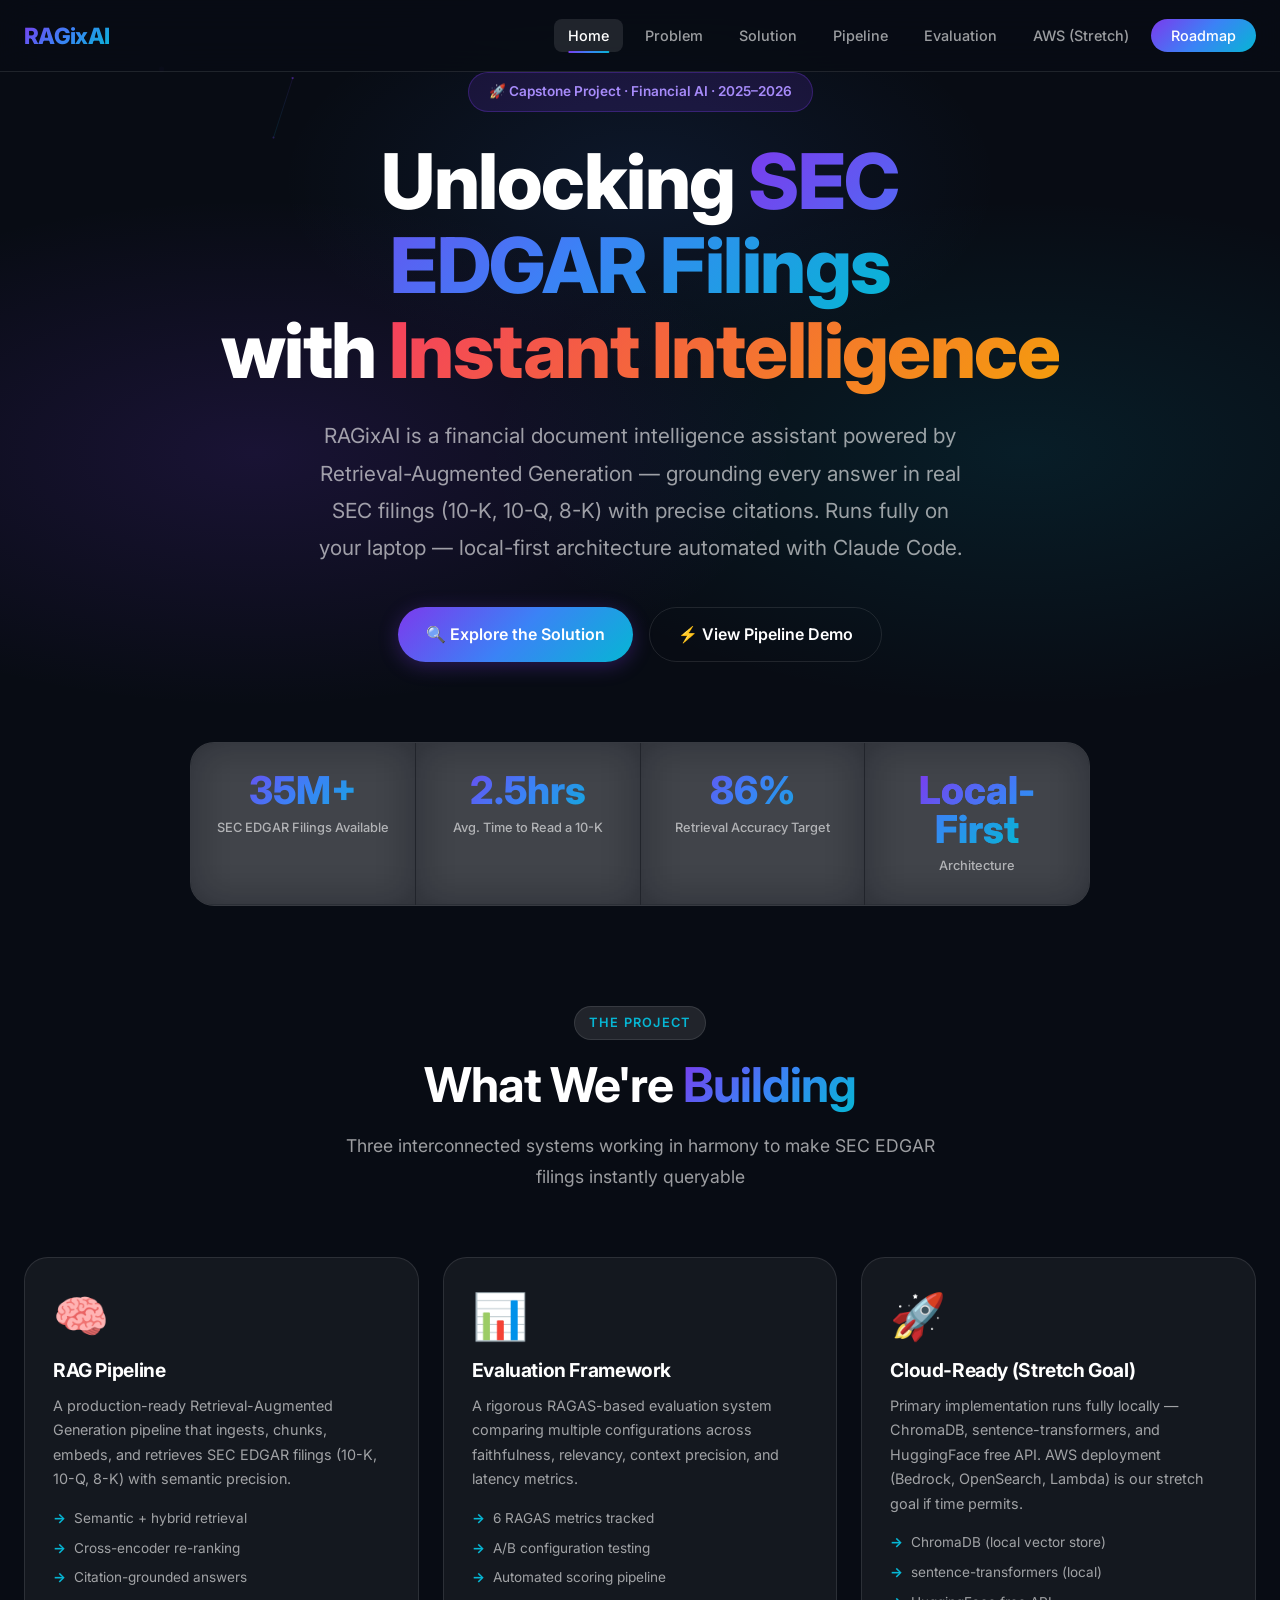
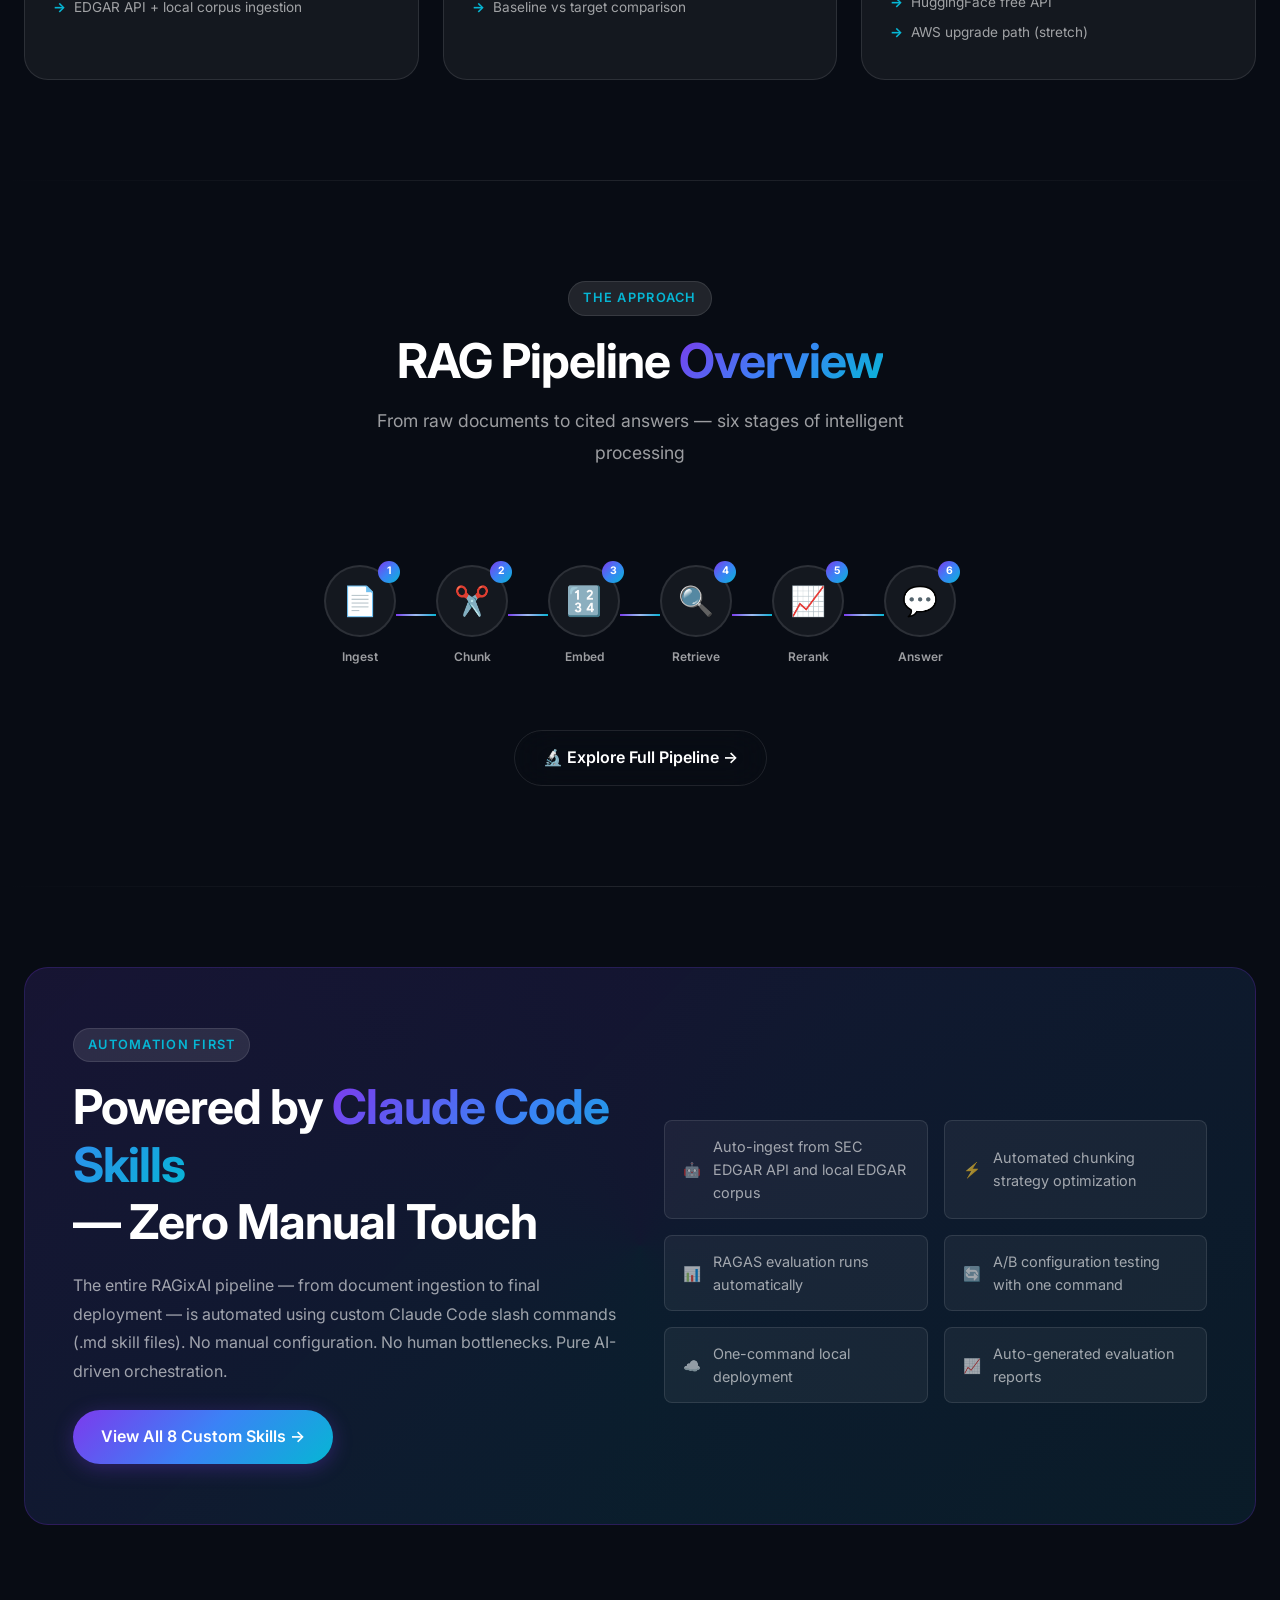
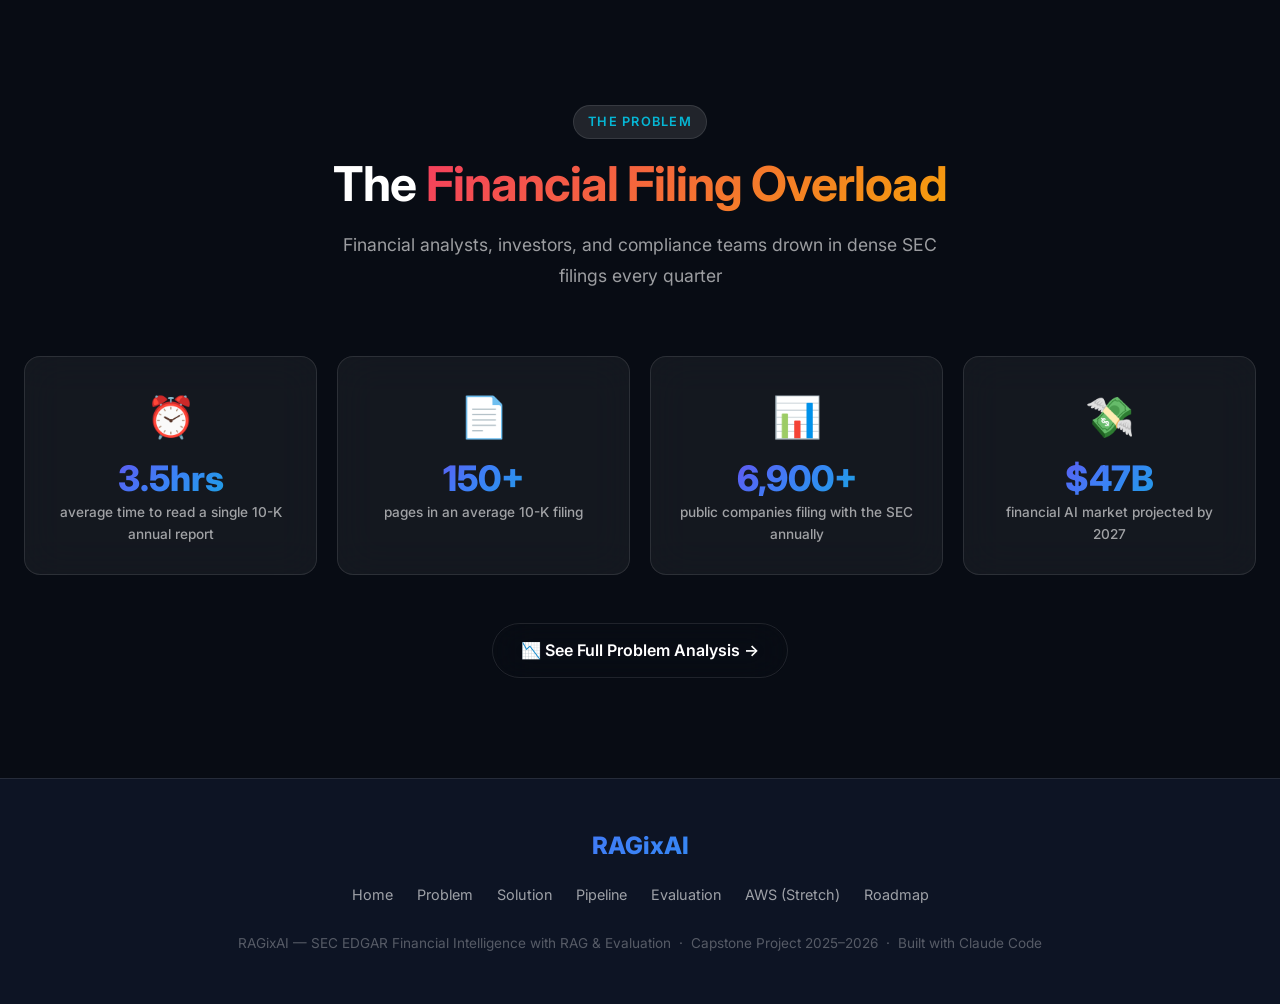
<file: index.html>
<!DOCTYPE html>
<html lang="en">
<head>
  <meta charset="UTF-8" />
  <meta name="viewport" content="width=device-width, initial-scale=1.0" />
  <title>RAGixAI — SEC EDGAR Financial Intelligence</title>
  <link rel="preconnect" href="https://fonts.googleapis.com" />
  <link href="https://fonts.googleapis.com/css2?family=Inter:wght@400;500;600;700;800&family=JetBrains+Mono:wght@400;700&display=swap" rel="stylesheet" />
  <link rel="stylesheet" href="css/style.css" />
  <style>
    /* ---- Index-specific styles ---- */
    .hero-badge {
      display: inline-flex;
      align-items: center;
      gap: 8px;
      background: rgba(124, 58, 237, 0.15);
      border: 1px solid rgba(124, 58, 237, 0.3);
      color: var(--lavender);
      padding: 8px 20px;
      border-radius: 30px;
      font-size: 0.85rem;
      font-weight: 600;
      margin-bottom: 28px;
      animation: fadeInUp 0.8s ease forwards;
    }

    .hero-title {
      font-size: clamp(2.8rem, 6vw, 5rem);
      font-weight: 800;
      line-height: 1.1;
      margin-bottom: 24px;
      animation: fadeInUp 0.8s ease 0.2s both;
    }

    .hero-subtitle {
      font-size: clamp(1rem, 2vw, 1.3rem);
      color: var(--white-60);
      max-width: 650px;
      margin: 0 auto 40px;
      animation: fadeInUp 0.8s ease 0.4s both;
    }

    .hero-ctas {
      display: flex;
      gap: 16px;
      justify-content: center;
      flex-wrap: wrap;
      animation: fadeInUp 0.8s ease 0.6s both;
    }

    .hero-stats {
      display: grid;
      grid-template-columns: repeat(4, 1fr);
      gap: 1px;
      background: var(--glass-border);
      border: 1px solid var(--glass-border);
      border-radius: var(--border-radius-lg);
      overflow: hidden;
      margin-top: 80px;
      animation: fadeInUp 0.8s ease 0.8s both;
    }

    .hero-stat-item {
      background: var(--glass-bg);
      padding: 28px 20px;
      text-align: center;
      backdrop-filter: var(--glass-blur);
      transition: var(--transition);
    }

    .hero-stat-item:hover {
      background: var(--bg-card-hover);
    }

    .hero-stat-num {
      font-size: clamp(1.8rem, 3vw, 2.6rem);
      font-weight: 800;
      background: var(--gradient-primary);
      -webkit-background-clip: text;
      -webkit-text-fill-color: transparent;
      background-clip: text;
      line-height: 1;
    }

    .hero-stat-label {
      font-size: 0.8rem;
      color: var(--white-60);
      margin-top: 8px;
      font-weight: 500;
    }

    /* ---- What We're Building ---- */
    .build-card {
      padding: 36px 28px;
      border-radius: var(--border-radius-lg);
      background: var(--glass-bg);
      border: 1px solid var(--glass-border);
      transition: var(--transition);
      position: relative;
      overflow: hidden;
    }

    .build-card::before {
      content: '';
      position: absolute;
      top: 0;
      left: 0;
      right: 0;
      height: 3px;
      opacity: 0;
      transition: var(--transition);
    }

    .build-card:hover::before { opacity: 1; }

    .build-card-1::before { background: var(--gradient-primary); }
    .build-card-2::before { background: var(--gradient-warm); }
    .build-card-3::before { background: linear-gradient(90deg, var(--emerald), var(--cyan)); }

    .build-card:hover {
      transform: translateY(-6px);
      border-color: var(--glass-border);
      box-shadow: 0 20px 60px rgba(0, 0, 0, 0.4);
    }

    .build-card-icon {
      font-size: 2.8rem;
      margin-bottom: 20px;
      display: block;
      line-height: 1;
    }

    .build-card h3 {
      margin-bottom: 12px;
      font-size: 1.2rem;
    }

    .build-card p {
      font-size: 0.9rem;
      line-height: 1.7;
    }

    .build-card ul {
      list-style: none;
      margin-top: 16px;
      display: flex;
      flex-direction: column;
      gap: 8px;
    }

    .build-card ul li {
      font-size: 0.85rem;
      color: var(--white-60);
      display: flex;
      align-items: center;
      gap: 8px;
    }

    .build-card ul li::before {
      content: '→';
      color: var(--cyan);
      font-weight: 700;
    }

    /* ---- Mini Pipeline ---- */
    .mini-pipeline {
      display: flex;
      align-items: center;
      justify-content: center;
      gap: 0;
      flex-wrap: nowrap;
      overflow-x: auto;
      padding: 32px 0;
      scrollbar-width: thin;
    }

    .mini-step {
      display: flex;
      flex-direction: column;
      align-items: center;
      gap: 10px;
      flex-shrink: 0;
      cursor: default;
      transition: var(--transition);
    }

    .mini-step:hover { transform: translateY(-4px); }

    .mini-step-icon {
      width: 72px;
      height: 72px;
      border-radius: 50%;
      background: var(--glass-bg);
      border: 2px solid var(--glass-border);
      display: flex;
      align-items: center;
      justify-content: center;
      font-size: 1.8rem;
      transition: var(--transition);
      position: relative;
    }

    .mini-step:hover .mini-step-icon {
      background: rgba(124, 58, 237, 0.15);
      border-color: var(--purple);
      box-shadow: 0 0 20px rgba(124, 58, 237, 0.4);
    }

    .mini-step-num {
      position: absolute;
      top: -6px;
      right: -6px;
      width: 22px;
      height: 22px;
      border-radius: 50%;
      background: var(--gradient-primary);
      font-size: 0.65rem;
      font-weight: 700;
      display: flex;
      align-items: center;
      justify-content: center;
      color: white;
    }

    .mini-step-label {
      font-size: 0.75rem;
      font-weight: 600;
      color: var(--white-60);
      text-align: center;
      max-width: 70px;
    }

    .mini-arrow {
      width: 40px;
      height: 2px;
      flex-shrink: 0;
      position: relative;
      background: linear-gradient(90deg, var(--purple), var(--cyan));
      overflow: hidden;
    }

    .mini-arrow::after {
      content: '▶';
      position: absolute;
      right: -8px;
      top: 50%;
      transform: translateY(-50%);
      font-size: 0.6rem;
      color: var(--cyan);
    }

    .mini-arrow-shimmer {
      position: absolute;
      inset: 0;
      background: linear-gradient(90deg, transparent, rgba(255,255,255,0.5), transparent);
      animation: shimmer 2s infinite;
    }

    /* ---- Claude Code Callout ---- */
    .claude-callout {
      background: linear-gradient(135deg,
        rgba(124, 58, 237, 0.1) 0%,
        rgba(59, 130, 246, 0.08) 50%,
        rgba(6, 182, 212, 0.06) 100%);
      border: 1px solid rgba(124, 58, 237, 0.25);
      border-radius: var(--border-radius-lg);
      padding: 60px 48px;
      position: relative;
      overflow: hidden;
    }

    .claude-callout::before {
      content: '';
      position: absolute;
      top: -50%;
      left: -50%;
      width: 200%;
      height: 200%;
      background: conic-gradient(
        from 0deg at 50% 50%,
        rgba(124, 58, 237, 0.05),
        rgba(6, 182, 212, 0.05),
        rgba(124, 58, 237, 0.05)
      );
      animation: rotateSlow 20s linear infinite;
    }

    .claude-callout > * { position: relative; z-index: 1; }

    .feature-bullets {
      display: grid;
      grid-template-columns: repeat(2, 1fr);
      gap: 16px;
      margin-top: 32px;
    }

    .feature-bullet {
      display: flex;
      align-items: center;
      gap: 12px;
      padding: 14px 18px;
      background: var(--glass-bg);
      border: 1px solid var(--glass-border);
      border-radius: var(--border-radius-sm);
      transition: var(--transition);
    }

    .feature-bullet:hover {
      border-color: rgba(124, 58, 237, 0.3);
      background: var(--bg-card-hover);
    }

    .feature-bullet span {
      font-size: 0.9rem;
      color: var(--white-60);
    }

    @media (max-width: 768px) {
      .hero-stats { grid-template-columns: repeat(2, 1fr); }
      .feature-bullets { grid-template-columns: 1fr; }
      .mini-pipeline { justify-content: flex-start; padding: 16px; }
      .mini-arrow { width: 20px; }
      .claude-callout { padding: 32px 24px; }
    }
  </style>
</head>
<body>

<!-- Navigation -->
<nav class="nav" id="main-nav">
  <div class="nav-container">
    <a href="index.html" class="nav-logo">RAGixAI</a>
    <ul class="nav-links">
      <li><a href="index.html">Home</a></li>
      <li><a href="problem.html">Problem</a></li>
      <li><a href="solution.html">Solution</a></li>
      <li><a href="pipeline.html">Pipeline</a></li>
      <li><a href="evaluation.html">Evaluation</a></li>
      <li><a href="aws.html">AWS (Stretch)</a></li>
      <li><a href="roadmap.html" class="nav-cta">Roadmap</a></li>
    </ul>
    <div class="nav-toggle" id="nav-toggle">
      <span></span><span></span><span></span>
    </div>
  </div>
</nav>

<!-- Hero Section -->
<section class="hero" style="min-height:100vh;">
  <canvas id="hero-canvas" class="hero-canvas"></canvas>
  <div class="hero-gradient-mesh"></div>

  <div class="hero-content">
    <div class="hero-badge">
      🚀 Capstone Project · Financial AI · 2025–2026
    </div>

    <h1 class="hero-title">
      Unlocking <span class="gradient-text">SEC EDGAR&nbsp;Filings</span><br />
      with <span class="gradient-text-warm">Instant Intelligence</span>
    </h1>

    <p class="hero-subtitle">
      RAGixAI is a financial document intelligence assistant powered by Retrieval-Augmented Generation —
      grounding every answer in real SEC filings (10-K, 10-Q, 8-K) with precise citations.
      Runs fully on your laptop — local-first architecture automated with Claude Code.
    </p>

    <div class="hero-ctas">
      <a href="solution.html" class="btn btn-primary btn-glow">
        🔍 Explore the Solution
      </a>
      <a href="pipeline.html" class="btn btn-outline">
        ⚡ View Pipeline Demo
      </a>
    </div>

    <div class="hero-stats">
      <div class="hero-stat-item">
        <div class="hero-stat-num">
          <span class="counter" data-target="36" data-suffix="M+">0M+</span>
        </div>
        <div class="hero-stat-label">SEC EDGAR Filings Available</div>
      </div>
      <div class="hero-stat-item">
        <div class="hero-stat-num">
          <span class="counter" data-target="3" data-suffix=".5hrs">0</span>
        </div>
        <div class="hero-stat-label">Avg. Time to Read a 10-K</div>
      </div>
      <div class="hero-stat-item">
        <div class="hero-stat-num">
          <span class="counter" data-target="87" data-suffix="%">0%</span>
        </div>
        <div class="hero-stat-label">Retrieval Accuracy Target</div>
      </div>
      <div class="hero-stat-item">
        <div class="hero-stat-num">
          <span class="gradient-text" style="-webkit-text-fill-color:unset;">Local-First</span>
        </div>
        <div class="hero-stat-label">Architecture</div>
      </div>
    </div>
  </div>
</section>

<!-- What We're Building -->
<section class="section">
  <div class="section-header hidden">
    <div class="section-tag">The Project</div>
    <h2>What We're <span class="gradient-text">Building</span></h2>
    <p>Three interconnected systems working in harmony to make SEC EDGAR filings instantly queryable</p>
  </div>

  <div class="cards-grid-3">
    <div class="build-card build-card-1 hidden delay-1">
      <span class="build-card-icon">🧠</span>
      <h3>RAG Pipeline</h3>
      <p>A production-ready Retrieval-Augmented Generation pipeline that ingests, chunks, embeds, and retrieves SEC EDGAR filings (10-K, 10-Q, 8-K) with semantic precision.</p>
      <ul>
        <li>Semantic + hybrid retrieval</li>
        <li>Cross-encoder re-ranking</li>
        <li>Citation-grounded answers</li>
        <li>EDGAR API + local corpus ingestion</li>
      </ul>
    </div>

    <div class="build-card build-card-2 hidden delay-2">
      <span class="build-card-icon">📊</span>
      <h3>Evaluation Framework</h3>
      <p>A rigorous RAGAS-based evaluation system comparing multiple configurations across faithfulness, relevancy, context precision, and latency metrics.</p>
      <ul>
        <li>6 RAGAS metrics tracked</li>
        <li>A/B configuration testing</li>
        <li>Automated scoring pipeline</li>
        <li>Baseline vs target comparison</li>
      </ul>
    </div>

    <div class="build-card build-card-3 hidden delay-3">
      <span class="build-card-icon">🚀</span>
      <h3>Cloud-Ready (Stretch Goal)</h3>
      <p>Primary implementation runs fully locally — ChromaDB, sentence-transformers, and HuggingFace free API. AWS deployment (Bedrock, OpenSearch, Lambda) is our stretch goal if time permits.</p>
      <ul>
        <li>ChromaDB (local vector store)</li>
        <li>sentence-transformers (local)</li>
        <li>HuggingFace free API</li>
        <li>AWS upgrade path (stretch)</li>
      </ul>
    </div>
  </div>
</section>

<div class="divider"></div>

<!-- Our Approach - Pipeline Preview -->
<section class="section">
  <div class="section-header hidden">
    <div class="section-tag">The Approach</div>
    <h2>RAG Pipeline <span class="gradient-text">Overview</span></h2>
    <p>From raw documents to cited answers — six stages of intelligent processing</p>
  </div>

  <div class="mini-pipeline hidden">
    <div class="mini-step">
      <div class="mini-step-icon">
        <span class="mini-step-num">1</span>
        📄
      </div>
      <div class="mini-step-label">Ingest</div>
    </div>
    <div class="mini-arrow"><div class="mini-arrow-shimmer"></div></div>

    <div class="mini-step">
      <div class="mini-step-icon">
        <span class="mini-step-num">2</span>
        ✂️
      </div>
      <div class="mini-step-label">Chunk</div>
    </div>
    <div class="mini-arrow"><div class="mini-arrow-shimmer"></div></div>

    <div class="mini-step">
      <div class="mini-step-icon">
        <span class="mini-step-num">3</span>
        🔢
      </div>
      <div class="mini-step-label">Embed</div>
    </div>
    <div class="mini-arrow"><div class="mini-arrow-shimmer"></div></div>

    <div class="mini-step">
      <div class="mini-step-icon">
        <span class="mini-step-num">4</span>
        🔍
      </div>
      <div class="mini-step-label">Retrieve</div>
    </div>
    <div class="mini-arrow"><div class="mini-arrow-shimmer"></div></div>

    <div class="mini-step">
      <div class="mini-step-icon">
        <span class="mini-step-num">5</span>
        📈
      </div>
      <div class="mini-step-label">Rerank</div>
    </div>
    <div class="mini-arrow"><div class="mini-arrow-shimmer"></div></div>

    <div class="mini-step">
      <div class="mini-step-icon">
        <span class="mini-step-num">6</span>
        💬
      </div>
      <div class="mini-step-label">Answer</div>
    </div>
  </div>

  <div class="text-center mt-32 hidden delay-2">
    <a href="pipeline.html" class="btn btn-outline">
      🔬 Explore Full Pipeline →
    </a>
  </div>
</section>

<div class="divider"></div>

<!-- Claude Code Callout -->
<section style="padding: 80px 24px; max-width: 1280px; margin: 0 auto;">
  <div class="claude-callout hidden">
    <div style="display:grid; grid-template-columns: 1fr 1fr; gap: 48px; align-items: center;">
      <div>
        <div class="section-tag" style="margin-bottom: 16px;">Automation First</div>
        <h2 style="margin-bottom: 20px;">
          Powered by <span class="gradient-text">Claude Code Skills</span><br />
          — Zero Manual Touch
        </h2>
        <p style="margin-bottom: 24px;">
          The entire RAGixAI pipeline — from document ingestion to final deployment —
          is automated using custom Claude Code slash commands (.md skill files).
          No manual configuration. No human bottlenecks. Pure AI-driven orchestration.
        </p>
        <a href="solution.html#skills" class="btn btn-primary">
          View All 8 Custom Skills →
        </a>
      </div>

      <div>
        <div class="feature-bullets">
          <div class="feature-bullet">
            <span>🤖</span>
            <span>Auto-ingest from SEC EDGAR API and local EDGAR corpus</span>
          </div>
          <div class="feature-bullet">
            <span>⚡</span>
            <span>Automated chunking strategy optimization</span>
          </div>
          <div class="feature-bullet">
            <span>📊</span>
            <span>RAGAS evaluation runs automatically</span>
          </div>
          <div class="feature-bullet">
            <span>🔄</span>
            <span>A/B configuration testing with one command</span>
          </div>
          <div class="feature-bullet">
            <span>☁️</span>
            <span>One-command local deployment</span>
          </div>
          <div class="feature-bullet">
            <span>📈</span>
            <span>Auto-generated evaluation reports</span>
          </div>
        </div>
      </div>
    </div>
  </div>

  <style>
    @media (max-width: 768px) {
      .claude-callout > div > div { grid-template-columns: 1fr !important; }
    }
  </style>
</section>

<!-- Problem Teaser -->
<section class="section">
  <div class="section-header hidden">
    <div class="section-tag">The Problem</div>
    <h2>The <span class="gradient-text-warm">Financial Filing Overload</span></h2>
    <p>Financial analysts, investors, and compliance teams drown in dense SEC filings every quarter</p>
  </div>

  <div class="cards-grid-4 hidden">
    <div class="glass-card text-center delay-1">
      <div style="font-size:2.5rem; margin-bottom:12px;">⏰</div>
      <div class="stat-number" style="font-size:2.2rem;">3.5hrs</div>
      <div class="stat-label">average time to read a single 10-K annual report</div>
    </div>
    <div class="glass-card text-center delay-2">
      <div style="font-size:2.5rem; margin-bottom:12px;">📄</div>
      <div class="stat-number" style="font-size:2.2rem;">150+</div>
      <div class="stat-label">pages in an average 10-K filing</div>
    </div>
    <div class="glass-card text-center delay-3">
      <div style="font-size:2.5rem; margin-bottom:12px;">📊</div>
      <div class="stat-number" style="font-size:2.2rem;">6,900+</div>
      <div class="stat-label">public companies filing with the SEC annually</div>
    </div>
    <div class="glass-card text-center delay-4">
      <div style="font-size:2.5rem; margin-bottom:12px;">💸</div>
      <div class="stat-number" style="font-size:2.2rem;">$47B</div>
      <div class="stat-label">financial AI market projected by 2027</div>
    </div>
  </div>

  <div class="text-center mt-48 hidden delay-3">
    <a href="problem.html" class="btn btn-outline">
      📉 See Full Problem Analysis →
    </a>
  </div>
</section>

<!-- Footer -->
<footer class="footer">
  <div class="footer-inner">
    <div class="footer-logo">RAGixAI</div>
    <ul class="footer-links">
      <li><a href="index.html">Home</a></li>
      <li><a href="problem.html">Problem</a></li>
      <li><a href="solution.html">Solution</a></li>
      <li><a href="pipeline.html">Pipeline</a></li>
      <li><a href="evaluation.html">Evaluation</a></li>
      <li><a href="aws.html">AWS (Stretch)</a></li>
      <li><a href="roadmap.html">Roadmap</a></li>
    </ul>
    <p class="footer-info">
      RAGixAI — SEC EDGAR Financial Intelligence with RAG &amp; Evaluation &nbsp;·&nbsp;
      Capstone Project 2025–2026 &nbsp;·&nbsp; Built with Claude Code
    </p>
  </div>
</footer>

<script src="js/main.js"></script>
</body>
</html>
</file>
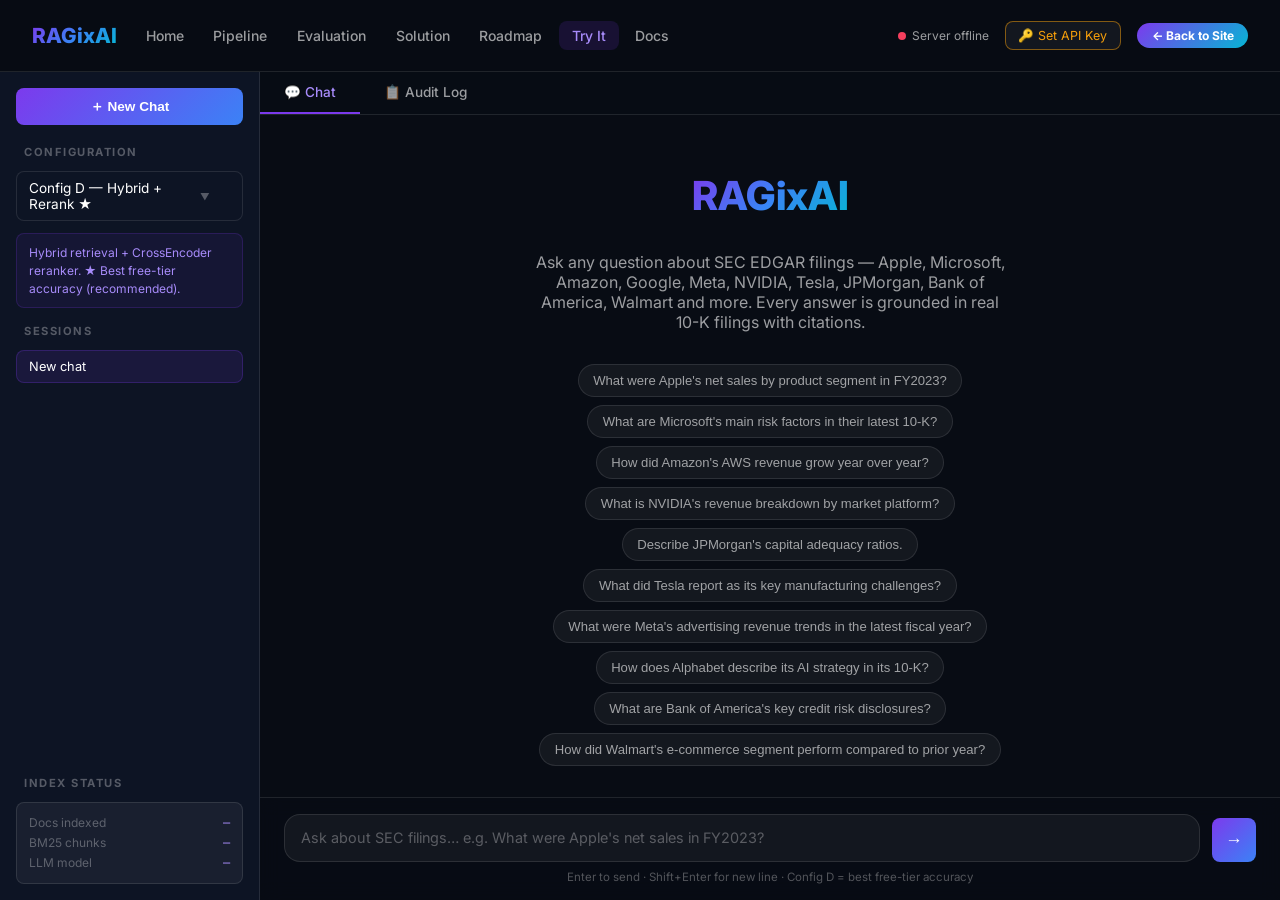
<file: frontend/index.html>
<!DOCTYPE html>
<html lang="en">
<head>
  <meta charset="UTF-8" />
  <meta name="viewport" content="width=device-width, initial-scale=1.0" />
  <title>RAGixAI — Try It</title>
  <link rel="preconnect" href="https://fonts.googleapis.com" />
  <link href="https://fonts.googleapis.com/css2?family=Inter:wght@400;500;600;700;800&family=JetBrains+Mono:wght@400;700&display=swap" rel="stylesheet" />
  <style>
    /* ── Design tokens ─────────────────────────────────────────────── */
    :root {
      --bg-primary: #080C14;
      --bg-secondary: #0D1424;
      --bg-card: rgba(255,255,255,0.04);
      --purple: #7C3AED;
      --purple-light: #9D5CF6;
      --electric-blue: #3B82F6;
      --cyan: #06B6D4;
      --coral: #F43F5E;
      --emerald: #10B981;
      --amber: #F59E0B;
      --lavender: #A78BFA;
      --white: #FFFFFF;
      --white-60: rgba(255,255,255,0.6);
      --white-30: rgba(255,255,255,0.3);
      --white-10: rgba(255,255,255,0.1);
      --glass-bg: rgba(255,255,255,0.05);
      --glass-border: rgba(255,255,255,0.1);
      --gradient-primary: linear-gradient(135deg,var(--purple),var(--electric-blue),var(--cyan));
      --border-radius: 16px;
      --border-radius-sm: 8px;
      --font-primary: 'Inter',-apple-system,sans-serif;
      --font-mono: 'JetBrains Mono','Fira Code',monospace;
      --nav-height: 72px;
    }

    *, *::before, *::after { box-sizing: border-box; margin: 0; padding: 0; }
    html { font-size: 16px; }
    body { background: var(--bg-primary); color: var(--white); font-family: var(--font-primary); height: 100vh; overflow: hidden; display: flex; flex-direction: column; }

    /* ── Nav ──────────────────────────────────────────────────────── */
    .navbar {
      height: var(--nav-height); background: rgba(8,12,20,0.95); backdrop-filter: blur(20px);
      border-bottom: 1px solid var(--glass-border); display: flex; align-items: center;
      padding: 0 2rem; gap: 1rem; flex-shrink: 0; z-index: 100;
    }
    .navbar .brand { font-size: 1.3rem; font-weight: 800; background: var(--gradient-primary); -webkit-background-clip: text; -webkit-text-fill-color: transparent; text-decoration: none; }
    .nav-links { display: flex; gap: 0.25rem; align-items: center; flex: 1; }
    .nav-links a { color: var(--white-60); text-decoration: none; font-size: 0.875rem; font-weight: 500; padding: 0.4rem 0.8rem; border-radius: var(--border-radius-sm); transition: all 0.2s; }
    .nav-links a:hover { color: var(--white); background: var(--glass-bg); }
    .nav-links a.active { color: var(--lavender); background: rgba(124,58,237,0.15); }
    .nav-badge { background: linear-gradient(135deg,var(--purple),var(--cyan)); color: white; font-size: 0.75rem; font-weight: 700; padding: 0.3rem 0.9rem; border-radius: 20px; text-decoration: none; }
    .health-indicator { display: flex; align-items: center; gap: 6px; font-size: 0.75rem; color: var(--white-60); }
    .health-dot { width: 8px; height: 8px; border-radius: 50%; background: #4B5563; transition: background 0.3s; }
    .health-dot.online { background: var(--emerald); box-shadow: 0 0 6px var(--emerald); }
    .health-dot.error { background: var(--coral); }

    /* Role badge */
    .role-badge { font-size: 0.7rem; font-weight: 700; padding: 0.25rem 0.65rem; border-radius: 20px; font-family: var(--font-mono); letter-spacing: 0.5px; }
    .role-badge.admin   { background: rgba(244,63,94,0.15);  color: var(--coral);   border: 1px solid rgba(244,63,94,0.3); }
    .role-badge.analyst { background: rgba(16,185,129,0.15); color: var(--emerald); border: 1px solid rgba(16,185,129,0.3); }
    .role-badge.viewer  { background: rgba(245,158,11,0.15); color: var(--amber);   border: 1px solid rgba(245,158,11,0.3); }

    /* API key button */
    .key-btn { background: var(--glass-bg); border: 1px solid var(--glass-border); color: var(--white-60); font-size: 0.78rem; font-family: var(--font-primary); padding: 0.35rem 0.8rem; border-radius: var(--border-radius-sm); cursor: pointer; transition: all 0.2s; white-space: nowrap; }
    .key-btn:hover { border-color: var(--purple); color: var(--lavender); }
    .key-btn.unauthenticated { border-color: rgba(245,158,11,0.5); color: var(--amber); animation: pulse-amber 2s infinite; }
    @keyframes pulse-amber { 0%,100% { opacity:1; } 50% { opacity:0.6; } }

    /* ── API Key Modal ──────────────────────────────────────────────── */
    .modal-overlay { position: fixed; inset: 0; background: rgba(0,0,0,0.65); z-index: 500; display: none; align-items: center; justify-content: center; }
    .modal-overlay.open { display: flex; }
    .key-modal { background: var(--bg-secondary); border: 1px solid var(--glass-border); border-radius: var(--border-radius); padding: 1.75rem; width: 400px; max-width: 95vw; }
    .key-modal h3 { font-size: 1rem; font-weight: 700; margin-bottom: 0.4rem; }
    .key-modal p { font-size: 0.82rem; color: var(--white-60); margin-bottom: 1.25rem; line-height: 1.6; }
    .key-modal label { font-size: 0.75rem; font-weight: 600; color: var(--white-30); text-transform: uppercase; letter-spacing: 1px; display: block; margin-bottom: 0.4rem; }
    .key-modal input, .key-modal select {
      width: 100%; background: var(--bg-secondary); border: 1px solid var(--glass-border);
      color: var(--white); font-family: var(--font-mono); font-size: 0.88rem;
      padding: 0.65rem 0.9rem; border-radius: var(--border-radius-sm); outline: none; margin-bottom: 0.5rem;
      appearance: none; cursor: pointer; color-scheme: dark;
    }
    .key-modal input:focus, .key-modal select:focus { border-color: var(--purple); box-shadow: 0 0 0 2px rgba(124,58,237,0.15); }
    .key-modal select option { background: #0D1424; color: #fff; }
    .key-modal select option[value=""] { color: rgba(255,255,255,0.3); }
    .key-custom-input { display: none; }
    .key-custom-input.visible { display: block; }
    .key-modal-error { font-size: 0.78rem; color: var(--coral); margin-bottom: 0.75rem; min-height: 1.2em; }
    .key-modal-hint { font-size: 0.75rem; color: var(--white-30); margin-bottom: 1rem; }
    .key-modal-hint code { background: var(--glass-bg); padding: 1px 5px; border-radius: 4px; font-family: var(--font-mono); }
    .key-modal-actions { display: flex; gap: 0.5rem; justify-content: flex-end; }
    .key-modal-actions button { border: none; padding: 0.55rem 1.1rem; border-radius: var(--border-radius-sm); cursor: pointer; font-size: 0.85rem; font-weight: 600; font-family: var(--font-primary); transition: opacity 0.2s; }
    .btn-primary { background: linear-gradient(135deg,var(--purple),var(--electric-blue)); color: white; }
    .btn-primary:hover { opacity: 0.85; }
    .btn-secondary { background: var(--glass-bg); border: 1px solid var(--glass-border) !important; color: var(--white-60); }
    .btn-secondary:hover { color: var(--white); }
    .btn-danger { background: rgba(244,63,94,0.15); border: 1px solid rgba(244,63,94,0.3) !important; color: var(--coral); }
    .btn-danger:hover { background: rgba(244,63,94,0.25); }

    /* ── Layout ──────────────────────────────────────────────────── */
    .chat-layout { flex: 1; display: flex; overflow: hidden; }

    /* ── Sidebar ─────────────────────────────────────────────────── */
    .sidebar { width: 260px; flex-shrink: 0; background: var(--bg-secondary); border-right: 1px solid var(--glass-border); display: flex; flex-direction: column; padding: 1rem; gap: 0.75rem; overflow-y: auto; }
    .sidebar-section-label { font-size: 0.7rem; font-weight: 700; color: var(--white-30); text-transform: uppercase; letter-spacing: 1.5px; padding: 0 0.5rem; margin-top: 0.5rem; }
    /* Custom config dropdown — replaces native select to avoid OS white-bg on Windows */
    .cdd-wrap { position: relative; width: 100%; user-select: none; }
    .cdd-trigger { width: 100%; background: var(--bg-secondary); border: 1px solid var(--glass-border); color: var(--white); border-radius: var(--border-radius-sm); padding: 0.5rem 2rem 0.5rem 0.75rem; font-size: 0.85rem; font-family: var(--font-primary); cursor: pointer; display: flex; align-items: center; justify-content: space-between; transition: border-color 0.2s; }
    .cdd-trigger:hover, .cdd-wrap.open .cdd-trigger { border-color: var(--purple); }
    .cdd-arrow { font-size: 0.6rem; color: var(--white-30); transition: transform 0.2s; flex-shrink: 0; margin-left: 0.5rem; }
    .cdd-wrap.open .cdd-arrow { transform: rotate(180deg); }
    .cdd-menu { display: none; position: absolute; top: calc(100% + 4px); left: 0; right: 0; background: var(--bg-secondary); border: 1px solid var(--purple); border-radius: var(--border-radius-sm); z-index: 200; overflow: hidden; box-shadow: 0 8px 24px rgba(0,0,0,0.5); }
    .cdd-wrap.open .cdd-menu { display: block; }
    .cdd-option { padding: 0.5rem 0.75rem; font-size: 0.85rem; color: var(--white-60); cursor: pointer; transition: background 0.15s, color 0.15s; }
    .cdd-option:hover { background: rgba(124,58,237,0.2); color: var(--white); }
    .cdd-option.selected { background: rgba(124,58,237,0.15); color: var(--lavender); font-weight: 600; }
    .config-info { background: rgba(124,58,237,0.08); border: 1px solid rgba(124,58,237,0.2); border-radius: var(--border-radius-sm); padding: 0.6rem 0.75rem; font-size: 0.75rem; color: var(--lavender); line-height: 1.5; }
    .new-chat-btn { background: linear-gradient(135deg,var(--purple),var(--electric-blue)); border: none; color: white; font-size: 0.85rem; font-weight: 600; padding: 0.6rem 0.75rem; border-radius: var(--border-radius-sm); cursor: pointer; display: flex; align-items: center; gap: 6px; transition: opacity 0.2s; width: 100%; justify-content: center; }
    .new-chat-btn:hover { opacity: 0.85; }
    .session-item { background: var(--glass-bg); border: 1px solid transparent; border-radius: var(--border-radius-sm); padding: 0.5rem 0.75rem; font-size: 0.8rem; color: var(--white-60); cursor: pointer; white-space: nowrap; overflow: hidden; text-overflow: ellipsis; transition: all 0.2s; }
    .session-item:hover, .session-item.active { background: rgba(124,58,237,0.12); border-color: rgba(124,58,237,0.25); color: var(--white); }
    .stats-box { background: var(--glass-bg); border: 1px solid var(--glass-border); border-radius: var(--border-radius-sm); padding: 0.75rem; }
    .stats-box .stat-row { display: flex; justify-content: space-between; font-size: 0.75rem; margin-bottom: 4px; }
    .stats-box .stat-row:last-child { margin-bottom: 0; }
    .stats-box .stat-label { color: var(--white-30); }
    .stats-box .stat-val { color: var(--lavender); font-family: var(--font-mono); }

    /* ── Main chat area ──────────────────────────────────────────── */
    .chat-main { flex: 1; display: flex; flex-direction: column; overflow: hidden; }

    /* Messages */
    .messages-container { flex: 1; overflow-y: auto; padding: 1.5rem; display: flex; flex-direction: column; gap: 1.25rem; scroll-behavior: smooth; }
    .messages-container::-webkit-scrollbar { width: 6px; }
    .messages-container::-webkit-scrollbar-track { background: transparent; }
    .messages-container::-webkit-scrollbar-thumb { background: var(--glass-border); border-radius: 3px; }

    .message { display: flex; flex-direction: column; max-width: 80%; animation: msgIn 0.3s ease; }
    @keyframes msgIn { from { opacity:0; transform: translateY(10px); } to { opacity:1; transform: none; } }
    .message.user { align-self: flex-end; align-items: flex-end; }
    .message.assistant { align-self: flex-start; align-items: flex-start; }

    .message-bubble {
      padding: 0.875rem 1.125rem; border-radius: var(--border-radius); font-size: 0.9rem; line-height: 1.65;
      backdrop-filter: blur(10px);
    }
    .message.user .message-bubble {
      background: rgba(124,58,237,0.2); border: 1px solid rgba(124,58,237,0.35); color: var(--white);
      border-bottom-right-radius: 4px;
    }
    .message.assistant .message-bubble {
      background: rgba(6,182,212,0.07); border: 1px solid rgba(6,182,212,0.2); color: var(--white);
      border-bottom-left-radius: 4px;
    }
    /* Guardrail / not-found answer style */
    .message.assistant .message-bubble.guardrail {
      background: rgba(245,158,11,0.07); border-color: rgba(245,158,11,0.25); color: var(--amber);
    }
    /* Scope info banner in welcome screen */
    .scope-banner { background: rgba(245,158,11,0.08); border: 1px solid rgba(245,158,11,0.25); border-radius: var(--border-radius-sm); padding: 0.6rem 1rem; font-size: 0.82rem; color: var(--amber); display: none; max-width: 480px; text-align: center; }
    .message-meta { font-size: 0.7rem; color: var(--white-30); margin-top: 4px; display: flex; gap: 8px; align-items: center; }
    .latency-badge { color: var(--emerald); font-family: var(--font-mono); }
    .config-badge { background: rgba(124,58,237,0.15); color: var(--lavender); padding: 1px 6px; border-radius: 4px; font-family: var(--font-mono); font-size: 0.65rem; }

    /* Citations */
    .citations-section { margin-top: 0.75rem; }
    .citations-toggle { background: none; border: 1px solid var(--glass-border); color: var(--white-60); font-size: 0.75rem; padding: 4px 10px; border-radius: 20px; cursor: pointer; display: flex; align-items: center; gap: 4px; transition: all 0.2s; }
    .citations-toggle:hover { border-color: var(--cyan); color: var(--cyan); }
    .citations-list { margin-top: 0.5rem; display: flex; flex-direction: column; gap: 6px; }
    .citation-card {
      background: rgba(6,182,212,0.05); border: 1px solid rgba(6,182,212,0.2);
      border-radius: var(--border-radius-sm); padding: 0.6rem 0.8rem; font-size: 0.78rem;
    }
    .citation-header { display: flex; justify-content: space-between; align-items: center; margin-bottom: 4px; }
    .citation-source { font-weight: 600; color: var(--cyan); font-family: var(--font-mono); font-size: 0.72rem; }
    .citation-score { background: rgba(16,185,129,0.15); color: var(--emerald); padding: 1px 6px; border-radius: 4px; font-family: var(--font-mono); font-size: 0.68rem; }
    .citation-text { color: var(--white-60); line-height: 1.5; display: -webkit-box; -webkit-line-clamp: 2; -webkit-box-orient: vertical; overflow: hidden; }

    /* Welcome screen */
    .welcome-screen { flex: 1; display: flex; flex-direction: column; align-items: center; justify-content: center; gap: 2rem; padding: 2rem; text-align: center; }
    .welcome-logo { font-size: 2.5rem; font-weight: 800; background: var(--gradient-primary); -webkit-background-clip: text; -webkit-text-fill-color: transparent; }
    .welcome-sub { color: var(--white-60); font-size: 1rem; max-width: 480px; }
    .sample-questions { display: flex; flex-wrap: wrap; gap: 0.5rem; justify-content: center; max-width: 640px; }
    .sample-q { background: var(--glass-bg); border: 1px solid var(--glass-border); color: var(--white-60); font-size: 0.82rem; padding: 0.5rem 0.9rem; border-radius: 20px; cursor: pointer; transition: all 0.2s; text-align: left; }
    .sample-q:hover { background: rgba(124,58,237,0.12); border-color: rgba(124,58,237,0.3); color: var(--white); }

    /* Thinking animation */
    .thinking-bubble { display: flex; gap: 5px; padding: 0.875rem 1.125rem; background: rgba(6,182,212,0.07); border: 1px solid rgba(6,182,212,0.2); border-radius: var(--border-radius); border-bottom-left-radius: 4px; align-items: center; }
    .thinking-dot { width: 7px; height: 7px; border-radius: 50%; background: var(--cyan); animation: pulse 1.2s infinite; }
    .thinking-dot:nth-child(2) { animation-delay: 0.2s; }
    .thinking-dot:nth-child(3) { animation-delay: 0.4s; }
    @keyframes pulse { 0%,80%,100% { opacity:0.25; transform:scale(0.8); } 40% { opacity:1; transform:scale(1); } }

    /* Input bar */
    .input-bar { border-top: 1px solid var(--glass-border); padding: 1rem 1.5rem; background: rgba(8,12,20,0.8); backdrop-filter: blur(10px); }
    .input-row { display: flex; gap: 0.75rem; align-items: flex-end; }
    .input-textarea {
      flex: 1; background: var(--glass-bg); border: 1px solid var(--glass-border);
      color: var(--white); font-family: var(--font-primary); font-size: 0.9rem;
      padding: 0.75rem 1rem; border-radius: var(--border-radius); resize: none;
      max-height: 140px; overflow-y: auto; line-height: 1.5; transition: border-color 0.2s;
    }
    .input-textarea::placeholder { color: var(--white-30); }
    .input-textarea:focus { outline: none; border-color: var(--purple); box-shadow: 0 0 0 2px rgba(124,58,237,0.15); }
    .send-btn {
      background: linear-gradient(135deg,var(--purple),var(--electric-blue)); border: none; color: white;
      width: 44px; height: 44px; border-radius: var(--border-radius-sm); cursor: pointer;
      display: flex; align-items: center; justify-content: center; font-size: 1.1rem; flex-shrink: 0;
      transition: opacity 0.2s, transform 0.15s;
    }
    .send-btn:hover:not(:disabled) { opacity: 0.85; transform: scale(1.05); }
    .send-btn:disabled { opacity: 0.4; cursor: not-allowed; }
    .input-hint { font-size: 0.72rem; color: var(--white-30); margin-top: 0.5rem; text-align: center; }

    /* Error toast */
    .error-toast { position: fixed; bottom: 90px; left: 50%; transform: translateX(-50%); background: rgba(244,63,94,0.9); color: white; padding: 0.6rem 1.2rem; border-radius: 8px; font-size: 0.85rem; z-index: 200; animation: msgIn 0.3s ease; }

    /* ── Tab switcher ────────────────────────────────────────────── */
    .tab-bar { display: flex; gap: 0; border-bottom: 1px solid var(--glass-border); background: rgba(8,12,20,0.6); flex-shrink: 0; }
    .tab-btn { background: none; border: none; color: var(--white-60); font-family: var(--font-primary); font-size: 0.85rem; font-weight: 500; padding: 0.75rem 1.5rem; cursor: pointer; border-bottom: 2px solid transparent; transition: all 0.2s; }
    .tab-btn:hover { color: var(--white); }
    .tab-btn.active { color: var(--lavender); border-bottom-color: var(--purple); }

    /* ── Audit log panel ─────────────────────────────────────────── */
    .audit-panel { flex: 1; display: none; flex-direction: column; overflow: hidden; }
    .audit-panel.visible { display: flex; }
    .audit-toolbar { display: flex; gap: 0.75rem; align-items: center; padding: 0.75rem 1.25rem; border-bottom: 1px solid var(--glass-border); flex-shrink: 0; flex-wrap: wrap; }
    .audit-toolbar input, .audit-toolbar select {
      background: var(--glass-bg); border: 1px solid var(--glass-border); color: var(--white);
      font-family: var(--font-primary); font-size: 0.82rem; padding: 0.4rem 0.75rem;
      border-radius: var(--border-radius-sm); outline: none;
    }
    .audit-toolbar input { flex: 1; min-width: 160px; }
    .audit-toolbar input::placeholder { color: var(--white-30); }
    .audit-toolbar input:focus, .audit-toolbar select:focus { border-color: var(--purple); }
    .audit-toolbar select option { background: #0D1424; }
    .audit-count { font-size: 0.78rem; color: var(--white-30); margin-left: auto; white-space: nowrap; }
    .audit-refresh-btn { background: rgba(124,58,237,0.15); border: 1px solid rgba(124,58,237,0.3); color: var(--lavender); font-size: 0.8rem; padding: 0.4rem 0.9rem; border-radius: var(--border-radius-sm); cursor: pointer; transition: all 0.2s; }
    .audit-refresh-btn:hover { background: rgba(124,58,237,0.3); }

    .audit-table-wrap { flex: 1; overflow-y: auto; }
    .audit-table-wrap::-webkit-scrollbar { width: 6px; }
    .audit-table-wrap::-webkit-scrollbar-thumb { background: var(--glass-border); border-radius: 3px; }
    .audit-table { width: 100%; border-collapse: collapse; font-size: 0.82rem; }
    .audit-table thead th {
      position: sticky; top: 0; background: #0D1424; color: var(--white-60);
      font-weight: 600; font-size: 0.72rem; text-transform: uppercase; letter-spacing: 0.8px;
      padding: 0.6rem 1rem; text-align: left; border-bottom: 1px solid var(--glass-border);
      white-space: nowrap;
    }
    .audit-table tbody tr { border-bottom: 1px solid rgba(255,255,255,0.04); transition: background 0.15s; cursor: pointer; }
    .audit-table tbody tr:hover { background: rgba(124,58,237,0.07); }
    .audit-table td { padding: 0.65rem 1rem; vertical-align: top; color: var(--white-60); }
    .audit-table td.question-cell { color: var(--white); max-width: 260px; }
    .audit-table td.answer-cell { max-width: 340px; color: var(--white-60); }
    .cell-clamp { display: -webkit-box; -webkit-line-clamp: 2; -webkit-box-orient: vertical; overflow: hidden; line-height: 1.5; }
    .config-pill { display: inline-block; background: rgba(124,58,237,0.15); color: var(--lavender); font-family: var(--font-mono); font-size: 0.7rem; padding: 2px 8px; border-radius: 4px; white-space: nowrap; }
    .latency-cell { color: var(--emerald); font-family: var(--font-mono); font-size: 0.78rem; white-space: nowrap; }
    .date-cell { color: var(--white-30); font-size: 0.75rem; white-space: nowrap; }
    .empty-audit { display: flex; flex-direction: column; align-items: center; justify-content: center; flex: 1; gap: 0.75rem; color: var(--white-30); font-size: 0.9rem; padding: 3rem; }

    /* ── Detail drawer ───────────────────────────────────────────── */
    .detail-drawer {
      position: fixed; right: 0; top: var(--nav-height); bottom: 0; width: 480px;
      background: var(--bg-secondary); border-left: 1px solid var(--glass-border);
      display: none; flex-direction: column; z-index: 50; overflow: hidden;
      animation: slideIn 0.2s ease;
    }
    @keyframes slideIn { from { transform: translateX(100%); } to { transform: translateX(0); } }
    .detail-drawer.open { display: flex; }
    .drawer-header { display: flex; align-items: center; justify-content: space-between; padding: 1rem 1.25rem; border-bottom: 1px solid var(--glass-border); flex-shrink: 0; }
    .drawer-header h3 { font-size: 0.95rem; font-weight: 600; color: var(--white); }
    .drawer-close { background: none; border: none; color: var(--white-60); font-size: 1.3rem; cursor: pointer; line-height: 1; }
    .drawer-close:hover { color: var(--white); }
    .drawer-body { flex: 1; overflow-y: auto; padding: 1.25rem; display: flex; flex-direction: column; gap: 1rem; }
    .drawer-meta { display: flex; flex-wrap: wrap; gap: 0.5rem; }
    .drawer-meta-item { background: var(--glass-bg); border: 1px solid var(--glass-border); border-radius: var(--border-radius-sm); padding: 0.35rem 0.75rem; font-size: 0.75rem; }
    .drawer-meta-item span { color: var(--white-30); margin-right: 4px; }
    .drawer-label { font-size: 0.72rem; font-weight: 700; color: var(--white-30); text-transform: uppercase; letter-spacing: 1px; margin-bottom: 4px; }
    .drawer-q { background: rgba(124,58,237,0.08); border: 1px solid rgba(124,58,237,0.2); border-radius: var(--border-radius-sm); padding: 0.75rem 1rem; font-size: 0.88rem; color: var(--white); line-height: 1.6; }
    .drawer-a { background: rgba(6,182,212,0.05); border: 1px solid rgba(6,182,212,0.15); border-radius: var(--border-radius-sm); padding: 0.75rem 1rem; font-size: 0.85rem; color: var(--white-60); line-height: 1.7; white-space: pre-wrap; word-break: break-word; }
    .drawer-citations { display: flex; flex-direction: column; gap: 6px; }
    .drawer-cit { background: var(--glass-bg); border: 1px solid var(--glass-border); border-radius: var(--border-radius-sm); padding: 0.5rem 0.75rem; font-size: 0.78rem; color: var(--white-60); display: flex; justify-content: space-between; align-items: center; }
    .drawer-cit-src { color: var(--cyan); font-family: var(--font-mono); font-size: 0.72rem; }
    .drawer-cit-score { color: var(--emerald); font-family: var(--font-mono); font-size: 0.72rem; }
  </style>
</head>
<body>

<!-- ── Navbar ──────────────────────────────────────────────────────── -->
<nav class="navbar">
  <a href="../index.html" class="brand">RAGixAI</a>
  <div class="nav-links">
    <a href="../index.html">Home</a>
    <a href="../pipeline.html">Pipeline</a>
    <a href="../evaluation.html">Evaluation</a>
    <a href="../solution.html">Solution</a>
    <a href="../roadmap.html">Roadmap</a>
    <a href="chat.html" class="active">Try It</a>
    <a href="/documentation">Docs</a>
  </div>
  <div class="health-indicator">
    <div class="health-dot" id="healthDot"></div>
    <span id="healthLabel">Checking...</span>
  </div>
  <span id="roleBadge" style="display:none;"></span>
  <button class="key-btn unauthenticated" id="keyBtn" onclick="showKeyModal()">🔑 Set API Key</button>
  <a href="../index.html" class="nav-badge">← Back to Site</a>
</nav>

<!-- ── Layout ─────────────────────────────────────────────────────── -->
<div class="chat-layout">

  <!-- Sidebar -->
  <aside class="sidebar">
    <button class="new-chat-btn" onclick="newChat()">＋ New Chat</button>

    <div class="sidebar-section-label">Configuration</div>
    <div class="cdd-wrap" id="cddWrap">
      <div class="cdd-trigger" id="cddTrigger" onclick="cddToggle()">
        <span id="cddLabel">Config D — Hybrid + Rerank ★</span>
        <span class="cdd-arrow">▼</span>
      </div>
      <div class="cdd-menu" id="cddMenu">
        <div class="cdd-option" data-value="config_a" onclick="cddSelect(this)">Config A — Dense, No Rerank</div>
        <div class="cdd-option" data-value="config_b" onclick="cddSelect(this)">Config B — BM25, No Rerank</div>
        <div class="cdd-option" data-value="config_c" onclick="cddSelect(this)">Config C — Hybrid, No Rerank</div>
        <div class="cdd-option selected" data-value="config_d" onclick="cddSelect(this)">Config D — Hybrid + Rerank ★</div>
        <div class="cdd-option" data-value="config_e" onclick="cddSelect(this)">Config E — Cohere + Hybrid + Rerank</div>
        <div class="cdd-option" data-value="config_f" onclick="cddSelect(this)">Config F — Hybrid + Rerank (Alt)</div>
        <div class="cdd-option" data-value="config_g" onclick="cddSelect(this)">Config G — Dense + Rerank</div>
      </div>
    </div>
    <!-- hidden input keeps existing configSelect.value reads working -->
    <input type="hidden" id="configSelect" value="config_d" />
    <div class="config-info" id="configInfo"></div>

    <div class="sidebar-section-label" style="margin-top:0.25rem">Sessions</div>
    <div id="sessionList"></div>

    <div class="sidebar-section-label" style="margin-top:auto">Index Status</div>
    <div class="stats-box" id="statsBox">
      <div class="stat-row"><span class="stat-label">Docs indexed</span><span class="stat-val" id="statDocs">—</span></div>
      <div class="stat-row"><span class="stat-label">BM25 chunks</span><span class="stat-val" id="statBm25">—</span></div>
      <div class="stat-row"><span class="stat-label">LLM model</span><span class="stat-val" id="statLlm">—</span></div>
    </div>
  </aside>

  <!-- Main -->
  <main class="chat-main">

    <!-- Tab bar -->
    <div class="tab-bar">
      <button class="tab-btn active" id="tabChat" onclick="switchTab('chat')">💬 Chat</button>
      <button class="tab-btn" id="tabAudit" onclick="switchTab('audit')">📋 Audit Log</button>
    </div>

    <!-- Audit log panel -->
    <div class="audit-panel" id="auditPanel">
      <div class="audit-toolbar">
        <input type="text" id="auditSearch" placeholder="Search questions or answers…" oninput="filterAudit()" />
        <select id="auditConfig" onchange="filterAudit()">
          <option value="">All configs</option>
          <option value="config_a">Config A</option>
          <option value="config_b">Config B</option>
          <option value="config_c">Config C</option>
          <option value="config_d">Config D</option>
          <option value="config_e">Config E</option>
          <option value="config_f">Config F</option>
          <option value="config_g">Config G</option>
        </select>
        <button class="audit-refresh-btn" onclick="loadAuditLog()">↻ Refresh</button>
        <span class="audit-count" id="auditCount"></span>
      </div>
      <div class="audit-table-wrap" id="auditTableWrap">
        <div class="empty-audit" id="auditEmpty" style="display:none;">
          <div style="font-size:2rem;">📭</div>
          <div>No queries yet. Ask something in the Chat tab!</div>
        </div>
        <table class="audit-table" id="auditTable" style="display:none;">
          <thead>
            <tr>
              <th>#</th>
              <th>Date / Time</th>
              <th>Config</th>
              <th>Question</th>
              <th>Answer</th>
              <th>Latency</th>
              <th>Sources</th>
            </tr>
          </thead>
          <tbody id="auditTbody"></tbody>
        </table>
      </div>
    </div>

    <!-- Detail drawer -->
    <div class="detail-drawer" id="detailDrawer">
      <div class="drawer-header">
        <h3>Query Detail</h3>
        <button class="drawer-close" onclick="closeDrawer()">✕</button>
      </div>
      <div class="drawer-body" id="drawerBody"></div>
    </div>

    <div class="messages-container" id="messagesContainer">
      <div class="welcome-screen" id="welcomeScreen">
        <div class="welcome-logo">RAGixAI</div>
        <div class="welcome-sub">Ask any question about SEC EDGAR filings — Apple, Microsoft, Amazon, Google, Meta, NVIDIA, Tesla, JPMorgan, Bank of America, Walmart and more. Every answer is grounded in real 10-K filings with citations.</div>
        <div class="scope-banner" id="scopeBanner"></div>
        <div class="sample-questions" id="sampleQuestions"></div>
      </div>
    </div>

    <div class="input-bar">
      <div class="input-row">
        <textarea
          class="input-textarea"
          id="questionInput"
          rows="1"
          placeholder="Ask about SEC filings… e.g. What were Apple's net sales in FY2023?"
          onkeydown="handleKeydown(event)"
          oninput="autoResize(this)"
        ></textarea>
        <button class="send-btn" id="sendBtn" onclick="sendMessage()" title="Send (Enter)">&#8594;</button>
      </div>
      <div class="input-hint">Enter to send · Shift+Enter for new line · Config D = best free-tier accuracy</div>
    </div>
  </main>
</div>

<!-- ── API Key Modal ──────────────────────────────────────────────── -->
<div class="modal-overlay" id="keyModalOverlay" onclick="if(event.target===this)hideKeyModal()">
  <div class="key-modal">
    <h3>API Key Authentication</h3>
    <p>Select a role to authenticate. Keys control your access level and which companies you can query.</p>
    <label for="keySelect">Select Role / Key</label>
    <select id="keySelect" onchange="onKeySelectChange()">
      <option value="">— Choose a key —</option>
      <optgroup label="Full Access">
        <option value="admin-key">admin-key — Admin (all endpoints)</option>
        <option value="analyst-key">analyst-key — Analyst (all companies)</option>
        <option value="viewer-key">viewer-key — Viewer (read-only)</option>
      </optgroup>
      <optgroup label="Analyst (company-scoped)">
        <option value="apple-analyst-key">apple-analyst-key — AAPL only</option>
        <option value="msft-analyst-key">msft-analyst-key — MSFT only</option>
        <option value="amzn-analyst-key">amzn-analyst-key — AMZN only</option>
        <option value="googl-analyst-key">googl-analyst-key — GOOGL only</option>
        <option value="meta-analyst-key">meta-analyst-key — META only</option>
        <option value="nvda-analyst-key">nvda-analyst-key — NVDA only</option>
        <option value="tsla-analyst-key">tsla-analyst-key — TSLA only</option>
        <option value="jpm-analyst-key">jpm-analyst-key — JPM only</option>
        <option value="bac-analyst-key">bac-analyst-key — BAC only</option>
        <option value="wmt-analyst-key">wmt-analyst-key — WMT only</option>
      </optgroup>
      <optgroup label="Other">
        <option value="__custom__">Custom key…</option>
      </optgroup>
    </select>
    <input type="password" id="keyCustom" class="key-custom-input" placeholder="Enter custom API key…" onkeydown="if(event.key==='Enter')saveKey()" />
    <div class="key-modal-error" id="keyError"></div>
    <div class="key-modal-actions">
      <button class="btn-danger" onclick="clearKey()" style="margin-right:auto;">Clear Key</button>
      <button class="btn-secondary" onclick="hideKeyModal()">Cancel</button>
      <button class="btn-primary" onclick="saveKey()">Verify & Save</button>
    </div>
  </div>
</div>

<script>
const API = 'http://localhost:8000/api';

// ── Custom config dropdown ───────────────────────────────────────────
function cddToggle() {
  document.getElementById('cddWrap').classList.toggle('open');
}
function cddSelect(el) {
  const val = el.dataset.value;
  document.getElementById('configSelect').value = val;
  document.getElementById('cddLabel').textContent = el.textContent;
  document.querySelectorAll('.cdd-option').forEach(o => o.classList.toggle('selected', o === el));
  document.getElementById('cddWrap').classList.remove('open');
  updateConfigInfo();
}
document.addEventListener('click', e => {
  const wrap = document.getElementById('cddWrap');
  if (wrap && !wrap.contains(e.target)) wrap.classList.remove('open');
});

let sessions = [];
let currentSessionId = null;
let isLoading = false;

// ── Auth state ───────────────────────────────────────────────────────
let apiKey = localStorage.getItem('ragixai_api_key') || '';
let currentRole = null;
let currentTickers = null;    // null = all; array = scoped tickers e.g. ["AAPL"]

function getAuthHeaders(includeContentType = true) {
  const h = {};
  if (includeContentType) h['Content-Type'] = 'application/json';
  if (apiKey) h['Authorization'] = 'Bearer ' + apiKey;
  return h;
}

function showKeyModal() {
  const sel = document.getElementById('keySelect');
  const custom = document.getElementById('keyCustom');
  // Try to pre-select the stored key in the dropdown
  const opt = [...sel.options].find(o => o.value === apiKey);
  if (opt) {
    sel.value = apiKey;
    custom.classList.remove('visible');
  } else if (apiKey) {
    sel.value = '__custom__';
    custom.value = apiKey;
    custom.classList.add('visible');
  } else {
    sel.value = '';
    custom.value = '';
    custom.classList.remove('visible');
  }
  document.getElementById('keyError').textContent = '';
  document.getElementById('keyModalOverlay').classList.add('open');
  setTimeout(() => sel.focus(), 50);
}

function onKeySelectChange() {
  const sel = document.getElementById('keySelect');
  const custom = document.getElementById('keyCustom');
  if (sel.value === '__custom__') {
    custom.classList.add('visible');
    setTimeout(() => custom.focus(), 50);
  } else {
    custom.classList.remove('visible');
    custom.value = '';
  }
}

function hideKeyModal() {
  document.getElementById('keyModalOverlay').classList.remove('open');
}

async function saveKey() {
  const sel = document.getElementById('keySelect');
  const raw = sel.value === '__custom__'
    ? document.getElementById('keyCustom').value.trim()
    : sel.value;
  const key = raw.trim();
  if (!key) {
    document.getElementById('keyError').textContent = 'Key cannot be empty.';
    return;
  }
  try {
    const res = await fetch(`${API}/me`, {
      headers: { 'Authorization': 'Bearer ' + key },
      signal: AbortSignal.timeout(5000),
    });
    if (res.ok) {
      const data = await res.json();
      apiKey = key;
      currentRole = data.role;
      currentTickers = data.tickers;       // null or ["AAPL"] etc.
      localStorage.setItem('ragixai_api_key', key);
      updateRoleBadge();
      hideKeyModal();
    } else {
      const err = await res.json().catch(() => ({}));
      document.getElementById('keyError').textContent = err.detail || 'Invalid key.';
    }
  } catch {
    document.getElementById('keyError').textContent = 'Cannot reach server. Is it running?';
  }
}

function clearKey() {
  apiKey = '';
  currentRole = null;
  currentTickers = null;
  localStorage.removeItem('ragixai_api_key');
  updateRoleBadge();
  hideKeyModal();
}

function updateRoleBadge() {
  const badge = document.getElementById('roleBadge');
  const btn = document.getElementById('keyBtn');
  if (currentRole) {
    badge.className = `role-badge ${currentRole}`;
    // Show ticker scope if restricted (tickers are already short: "AAPL", "MSFT")
    if (currentTickers && currentTickers.length > 0) {
      badge.textContent = `${currentRole.toUpperCase()} [${currentTickers.join(', ')}]`;
    } else {
      badge.textContent = currentRole.toUpperCase();
    }
    badge.style.display = 'inline-block';
    btn.textContent = '🔑 ' + currentRole;
    btn.classList.remove('unauthenticated');
  } else {
    badge.style.display = 'none';
    btn.textContent = '🔑 Set API Key';
    btn.classList.add('unauthenticated');
  }
  // Show/hide scope restriction banner in welcome screen
  const scopeBanner = document.getElementById('scopeBanner');
  if (scopeBanner) {
    if (currentTickers && currentTickers.length > 0) {
      scopeBanner.textContent = `Your access is scoped to ${currentTickers.join(' and ')} filings only.`;
      scopeBanner.style.display = 'block';
    } else {
      scopeBanner.style.display = 'none';
    }
  }
}

async function initAuth() {
  if (!apiKey) return;
  try {
    const res = await fetch(`${API}/me`, {
      headers: { 'Authorization': 'Bearer ' + apiKey },
      signal: AbortSignal.timeout(3000),
    });
    if (res.ok) {
      const data = await res.json();
      currentRole = data.role;
      currentTickers = data.tickers;
      updateRoleBadge();
    } else {
      apiKey = '';
      localStorage.removeItem('ragixai_api_key');
    }
  } catch {}
}

const CONFIG_INFO = {
  config_a: 'Dense vector search only. No reranker. Fastest, lowest accuracy.',
  config_b: 'BM25 keyword search only. No reranker. Good for exact-match queries.',
  config_c: 'Hybrid dense + BM25 with RRF fusion. No reranker. Balanced speed.',
  config_d: 'Hybrid retrieval + CrossEncoder reranker. ★ Best free-tier accuracy (recommended).',
  config_e: 'Cohere Embed v3 + Hybrid + CrossEncoder. Optimal quality. Requires COHERE_API_KEY.',
  config_f: 'Hybrid + CrossEncoder with alternate LLM comparison baseline.',
  config_g: 'Dense search + CrossEncoder reranker. Good for semantic-only queries.',
};

const SAMPLE_QUESTIONS = [
  "What were Apple's net sales by product segment in FY2023?",
  "What are Microsoft's main risk factors in their latest 10-K?",
  "How did Amazon's AWS revenue grow year over year?",
  "What is NVIDIA's revenue breakdown by market platform?",
  "Describe JPMorgan's capital adequacy ratios.",
  "What did Tesla report as its key manufacturing challenges?",
  "What were Meta's advertising revenue trends in the latest fiscal year?",
  "How does Alphabet describe its AI strategy in its 10-K?",
  "What are Bank of America's key credit risk disclosures?",
  "How did Walmart's e-commerce segment perform compared to prior year?",
];

// ── Init ────────────────────────────────────────────────────────────
document.addEventListener('DOMContentLoaded', async () => {
  updateConfigInfo();
  checkHealth();
  renderSampleQuestions();
  newChat();
  await initAuth();
  setInterval(checkHealth, 30000);
});

function updateConfigInfo() {
  const key = document.getElementById('configSelect').value;
  document.getElementById('configInfo').textContent = CONFIG_INFO[key] || '';
}

function renderSampleQuestions() {
  const container = document.getElementById('sampleQuestions');
  SAMPLE_QUESTIONS.forEach(q => {
    const btn = document.createElement('button');
    btn.className = 'sample-q';
    btn.textContent = q;
    btn.onclick = () => {
      document.getElementById('questionInput').value = q;
      autoResize(document.getElementById('questionInput'));
      sendMessage();
    };
    container.appendChild(btn);
  });
}

// ── Health check (public — no auth) ─────────────────────────────────
async function checkHealth() {
  const dot = document.getElementById('healthDot');
  const label = document.getElementById('healthLabel');
  try {
    const res = await fetch(`${API}/health`, { signal: AbortSignal.timeout(3000) });
    if (res.ok) {
      const data = await res.json();
      dot.className = 'health-dot online';
      label.textContent = `Online · ${data.chroma_docs} chunks`;
      document.getElementById('statDocs').textContent = data.chroma_docs.toLocaleString();
      document.getElementById('statBm25').textContent = data.bm25_index_size.toLocaleString();
      document.getElementById('statLlm').textContent = data.llm_model;
    } else {
      dot.className = 'health-dot error';
      label.textContent = 'Server error';
    }
  } catch {
    dot.className = 'health-dot error';
    label.textContent = 'Server offline';
  }
}

// ── Sessions ────────────────────────────────────────────────────────
function newChat() {
  const id = 'session_' + Date.now();
  sessions.push({ id, title: 'New chat', messages: [] });
  currentSessionId = id;
  renderSessionList();
  clearMessages();
}

function switchSession(id) {
  currentSessionId = id;
  renderSessionList();
  const s = sessions.find(s => s.id === id);
  clearMessages();
  if (s) s.messages.forEach(m => renderMessage(m.role, m.content, m.citations, m.latency, m.config, false));
}

function renderSessionList() {
  const container = document.getElementById('sessionList');
  container.innerHTML = '';
  [...sessions].reverse().forEach(s => {
    const div = document.createElement('div');
    div.className = 'session-item' + (s.id === currentSessionId ? ' active' : '');
    div.textContent = s.title;
    div.onclick = () => switchSession(s.id);
    container.appendChild(div);
  });
}

function clearMessages() {
  const container = document.getElementById('messagesContainer');
  const welcome = document.getElementById('welcomeScreen');
  container.innerHTML = '';
  container.appendChild(welcome);
  const s = sessions.find(s => s.id === currentSessionId);
  welcome.style.display = (s && s.messages.length > 0) ? 'none' : 'flex';
}

// ── Send message ────────────────────────────────────────────────────
function handleKeydown(e) {
  if (e.key === 'Enter' && !e.shiftKey) { e.preventDefault(); sendMessage(); }
}

async function sendMessage() {
  if (isLoading) return;
  const input = document.getElementById('questionInput');
  const question = input.value.trim();
  if (!question) return;

  if (!apiKey) {
    showError('Please set your API key first.');
    showKeyModal();
    return;
  }

  const config = document.getElementById('configSelect').value;
  input.value = '';
  autoResize(input);

  hideWelcome();
  renderMessage('user', question, [], null, null, true);

  const thinkingEl = showThinking();
  isLoading = true;
  document.getElementById('sendBtn').disabled = true;

  try {
    const res = await fetch(`${API}/chat`, {
      method: 'POST',
      headers: getAuthHeaders(),
      body: JSON.stringify({ question, config, session_id: currentSessionId }),
    });

    thinkingEl.remove();

    if (res.status === 401 || res.status === 403) {
      showError('Authentication failed — please check your API key.');
      showKeyModal();
      renderMessage('assistant', 'Authentication required. Please set a valid API key.', [], null, config, true);
      return;
    }

    if (!res.ok) {
      const err = await res.json().catch(() => ({ detail: 'Unknown error' }));
      showError(err.detail || 'Server error');
      renderMessage('assistant', `Error: ${err.detail || res.statusText}`, [], null, config, true);
      return;
    }

    const data = await res.json();
    const isGuardrailed = data.retrieved_count === 0 && data.reranked_count === 0 && data.latency_ms === 0;
    renderMessage('assistant', data.answer, data.citations, data.latency_ms || null, data.config_used, true, isGuardrailed);

    const s = sessions.find(s => s.id === currentSessionId);
    if (s) {
      s.messages.push({ role: 'user', content: question, citations: [], latency: null, config });
      s.messages.push({ role: 'assistant', content: data.answer, citations: data.citations, latency: data.latency_ms, config: data.config_used });
      if (s.title === 'New chat') s.title = question.substring(0, 36) + (question.length > 36 ? '…' : '');
      renderSessionList();
    }

  } catch (e) {
    thinkingEl.remove();
    const msg = e.name === 'TypeError' ? 'Cannot connect to backend. Is the server running on port 8000?' : e.message;
    showError(msg);
    renderMessage('assistant', `Connection error: ${msg}`, [], null, config, true);
  } finally {
    isLoading = false;
    document.getElementById('sendBtn').disabled = false;
  }
}

// ── Render ──────────────────────────────────────────────────────────
function hideWelcome() {
  const w = document.getElementById('welcomeScreen');
  if (w) w.style.display = 'none';
}

function renderMessage(role, content, citations, latency, config, scroll, guardrailed = false) {
  const container = document.getElementById('messagesContainer');

  const wrapper = document.createElement('div');
  wrapper.className = `message ${role}`;

  const bubble = document.createElement('div');
  bubble.className = 'message-bubble' + (guardrailed ? ' guardrail' : '');
  bubble.textContent = content;
  wrapper.appendChild(bubble);

  if (role === 'assistant') {
    const meta = document.createElement('div');
    meta.className = 'message-meta';
    if (latency) meta.innerHTML += `<span class="latency-badge">${latency.toFixed(0)}ms</span>`;
    if (config) meta.innerHTML += `<span class="config-badge">${config}</span>`;
    if (guardrailed) meta.innerHTML += `<span style="color:var(--amber);font-size:0.68rem;">🛡 guardrail</span>`;
    if (citations && citations.length) meta.innerHTML += `<span>${citations.length} source${citations.length > 1 ? 's' : ''}</span>`;
    wrapper.appendChild(meta);

    if (citations && citations.length) {
      const citSection = document.createElement('div');
      citSection.className = 'citations-section';

      const toggle = document.createElement('button');
      toggle.className = 'citations-toggle';
      toggle.innerHTML = `&#9660; Sources (${citations.length})`;
      let open = true;
      toggle.onclick = () => {
        open = !open;
        list.style.display = open ? 'flex' : 'none';
        toggle.innerHTML = `${open ? '&#9660;' : '&#9654;'} Sources (${citations.length})`;
      };
      citSection.appendChild(toggle);

      const list = document.createElement('div');
      list.className = 'citations-list';
      citations.forEach((c, i) => {
        const card = document.createElement('div');
        card.className = 'citation-card';
        card.innerHTML = `
          <div class="citation-header">
            <span class="citation-source">[${i+1}] ${c.company} ${c.year} · ${c.section || '10-K'}</span>
            <span class="citation-score">${(c.score * 100).toFixed(0)}%</span>
          </div>
          <div class="citation-text">${escapeHtml(c.text)}</div>
        `;
        list.appendChild(card);
      });
      citSection.appendChild(list);
      wrapper.appendChild(citSection);
    }
  }

  container.appendChild(wrapper);
  if (scroll) container.scrollTop = container.scrollHeight;
}

function showThinking() {
  const container = document.getElementById('messagesContainer');
  const wrapper = document.createElement('div');
  wrapper.className = 'message assistant';
  wrapper.innerHTML = '<div class="thinking-bubble"><div class="thinking-dot"></div><div class="thinking-dot"></div><div class="thinking-dot"></div></div>';
  container.appendChild(wrapper);
  container.scrollTop = container.scrollHeight;
  return wrapper;
}

function showError(msg) {
  const toast = document.createElement('div');
  toast.className = 'error-toast';
  toast.textContent = msg;
  document.body.appendChild(toast);
  setTimeout(() => toast.remove(), 4000);
}

function escapeHtml(str) {
  return str.replace(/&/g,'&amp;').replace(/</g,'&lt;').replace(/>/g,'&gt;');
}

function autoResize(el) {
  el.style.height = 'auto';
  el.style.height = Math.min(el.scrollHeight, 140) + 'px';
}

// ── Tab switching ────────────────────────────────────────────────────
let currentTab = 'chat';

function switchTab(tab) {
  currentTab = tab;
  document.getElementById('tabChat').classList.toggle('active', tab === 'chat');
  document.getElementById('tabAudit').classList.toggle('active', tab === 'audit');

  const chatArea = document.getElementById('messagesContainer');
  const inputBar = document.querySelector('.input-bar');
  const auditPanel = document.getElementById('auditPanel');

  if (tab === 'chat') {
    chatArea.style.display = 'flex';
    inputBar.style.display = 'block';
    auditPanel.classList.remove('visible');
    closeDrawer();
  } else {
    chatArea.style.display = 'none';
    inputBar.style.display = 'none';
    auditPanel.classList.add('visible');
    loadAuditLog();
  }
}

// ── Audit log ────────────────────────────────────────────────────────
let allRows = [];

async function loadAuditLog() {
  if (!apiKey) {
    document.getElementById('auditCount').textContent = 'Set API key to view history';
    showKeyModal();
    return;
  }

  const config = document.getElementById('auditConfig').value;
  const search = document.getElementById('auditSearch').value.trim();
  let url = `${API}/history?limit=500`;
  if (config) url += `&config=${encodeURIComponent(config)}`;
  if (search) url += `&search=${encodeURIComponent(search)}`;

  try {
    const res = await fetch(url, { headers: getAuthHeaders(false) });
    if (res.status === 401 || res.status === 403) {
      document.getElementById('auditCount').textContent = 'Auth required — set API key';
      showKeyModal();
      return;
    }
    allRows = await res.json();
    renderAuditTable(allRows);
  } catch {
    document.getElementById('auditCount').textContent = 'Failed to load';
  }
}

function filterAudit() { loadAuditLog(); }

function renderAuditTable(rows) {
  const empty = document.getElementById('auditEmpty');
  const table = document.getElementById('auditTable');
  const tbody = document.getElementById('auditTbody');
  const count = document.getElementById('auditCount');

  count.textContent = `${rows.length} record${rows.length !== 1 ? 's' : ''}`;

  if (!rows.length) {
    empty.style.display = 'flex';
    table.style.display = 'none';
    return;
  }
  empty.style.display = 'none';
  table.style.display = 'table';

  tbody.innerHTML = '';
  rows.forEach(r => {
    const citations = JSON.parse(r.citations || '[]');
    const tr = document.createElement('tr');
    tr.onclick = () => openDrawer(r);
    tr.innerHTML = `
      <td style="color:var(--white-30);font-family:var(--font-mono);font-size:0.75rem;">${r.id}</td>
      <td class="date-cell">${formatDate(r.created_at)}</td>
      <td><span class="config-pill">${r.config}</span></td>
      <td class="question-cell"><div class="cell-clamp">${escapeHtml(r.question)}</div></td>
      <td class="answer-cell"><div class="cell-clamp">${escapeHtml(r.answer)}</div></td>
      <td class="latency-cell">${r.latency_ms ? (r.latency_ms / 1000).toFixed(1) + 's' : '—'}</td>
      <td style="color:var(--cyan);font-family:var(--font-mono);font-size:0.78rem;">${citations.length}</td>
    `;
    tbody.appendChild(tr);
  });
}

function formatDate(dt) {
  if (!dt) return '—';
  const d = new Date(dt.replace(' ', 'T') + 'Z');
  return d.toLocaleDateString() + ' ' + d.toLocaleTimeString([], { hour: '2-digit', minute: '2-digit' });
}

// ── Detail drawer ────────────────────────────────────────────────────
function openDrawer(row) {
  const citations = JSON.parse(row.citations || '[]');
  const body = document.getElementById('drawerBody');

  body.innerHTML = `
    <div class="drawer-meta">
      <div class="drawer-meta-item"><span>Config</span>${row.config}</div>
      <div class="drawer-meta-item"><span>Date</span>${formatDate(row.created_at)}</div>
      <div class="drawer-meta-item"><span>Latency</span>${row.latency_ms ? (row.latency_ms / 1000).toFixed(1) + 's' : '—'}</div>
      <div class="drawer-meta-item"><span>Retrieved</span>${row.retrieved_count ?? '—'}</div>
      <div class="drawer-meta-item"><span>Reranked</span>${row.reranked_count ?? '—'}</div>
      <div class="drawer-meta-item"><span>Session</span>${(row.session_id || '').slice(0, 20)}</div>
    </div>
    <div>
      <div class="drawer-label">Question</div>
      <div class="drawer-q">${escapeHtml(row.question)}</div>
    </div>
    <div>
      <div class="drawer-label">Answer</div>
      <div class="drawer-a">${escapeHtml(row.answer)}</div>
    </div>
    ${citations.length ? `
    <div>
      <div class="drawer-label">Citations (${citations.length})</div>
      <div class="drawer-citations">
        ${citations.map(c => `
          <div class="drawer-cit">
            <span class="drawer-cit-src">${c.company} ${c.year} · ${c.section || '10-K'}</span>
            <span class="drawer-cit-score">${(c.score * 100).toFixed(0)}%</span>
          </div>
        `).join('')}
      </div>
    </div>` : ''}
  `;

  document.getElementById('detailDrawer').classList.add('open');
}

function closeDrawer() {
  document.getElementById('detailDrawer').classList.remove('open');
}
</script>
</body>
</html>
</file>
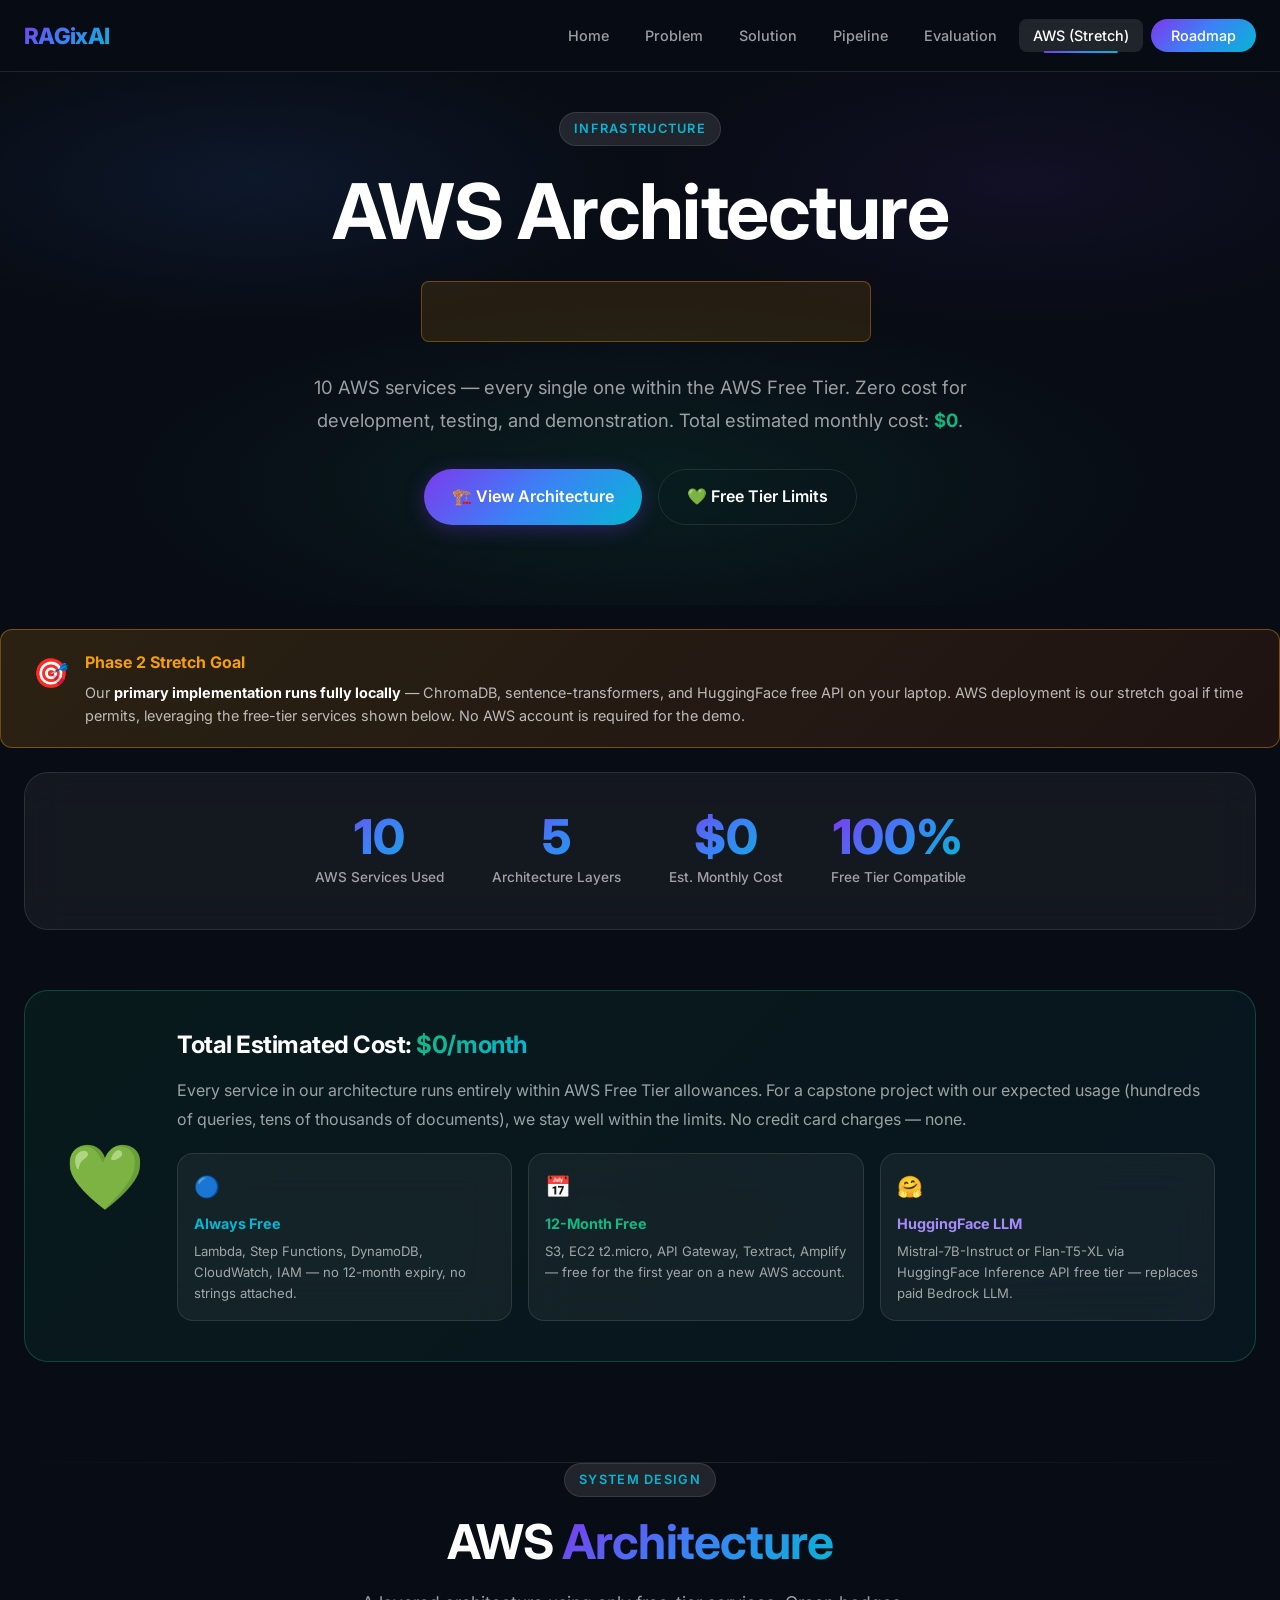
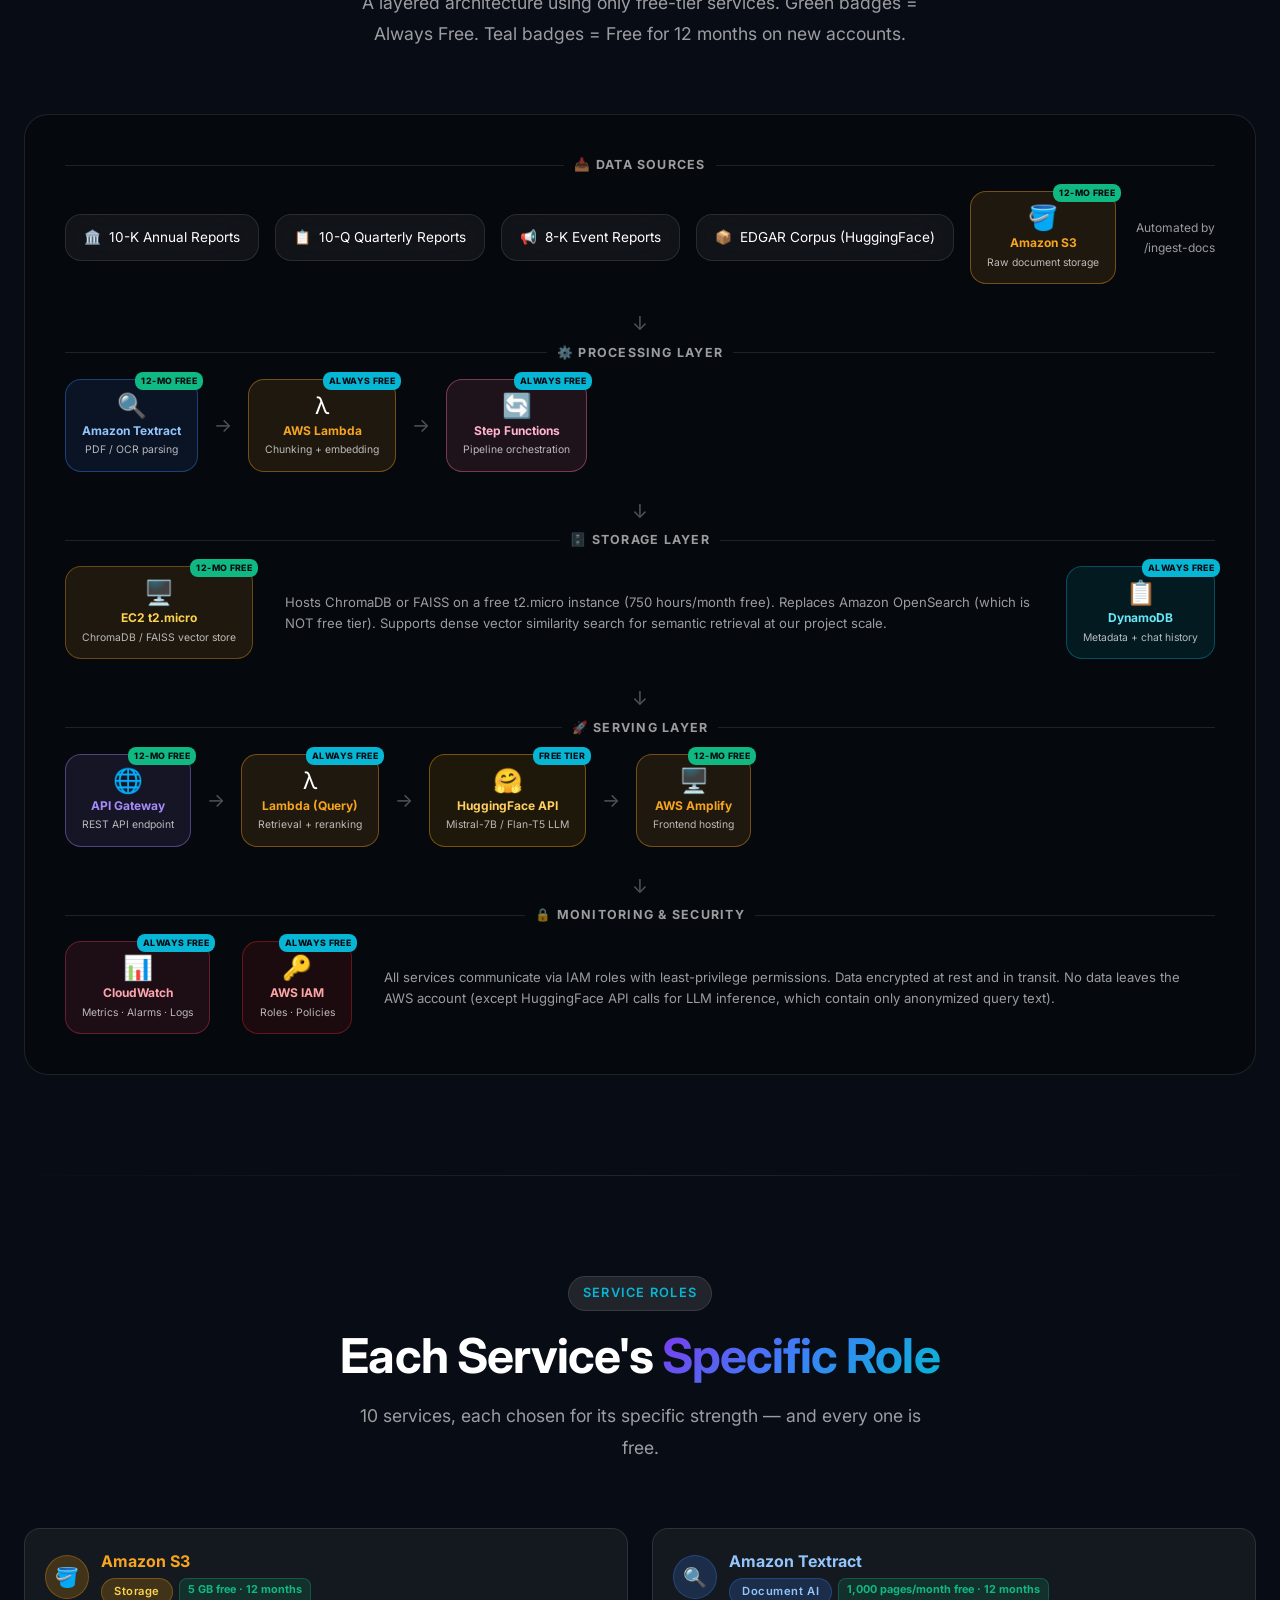
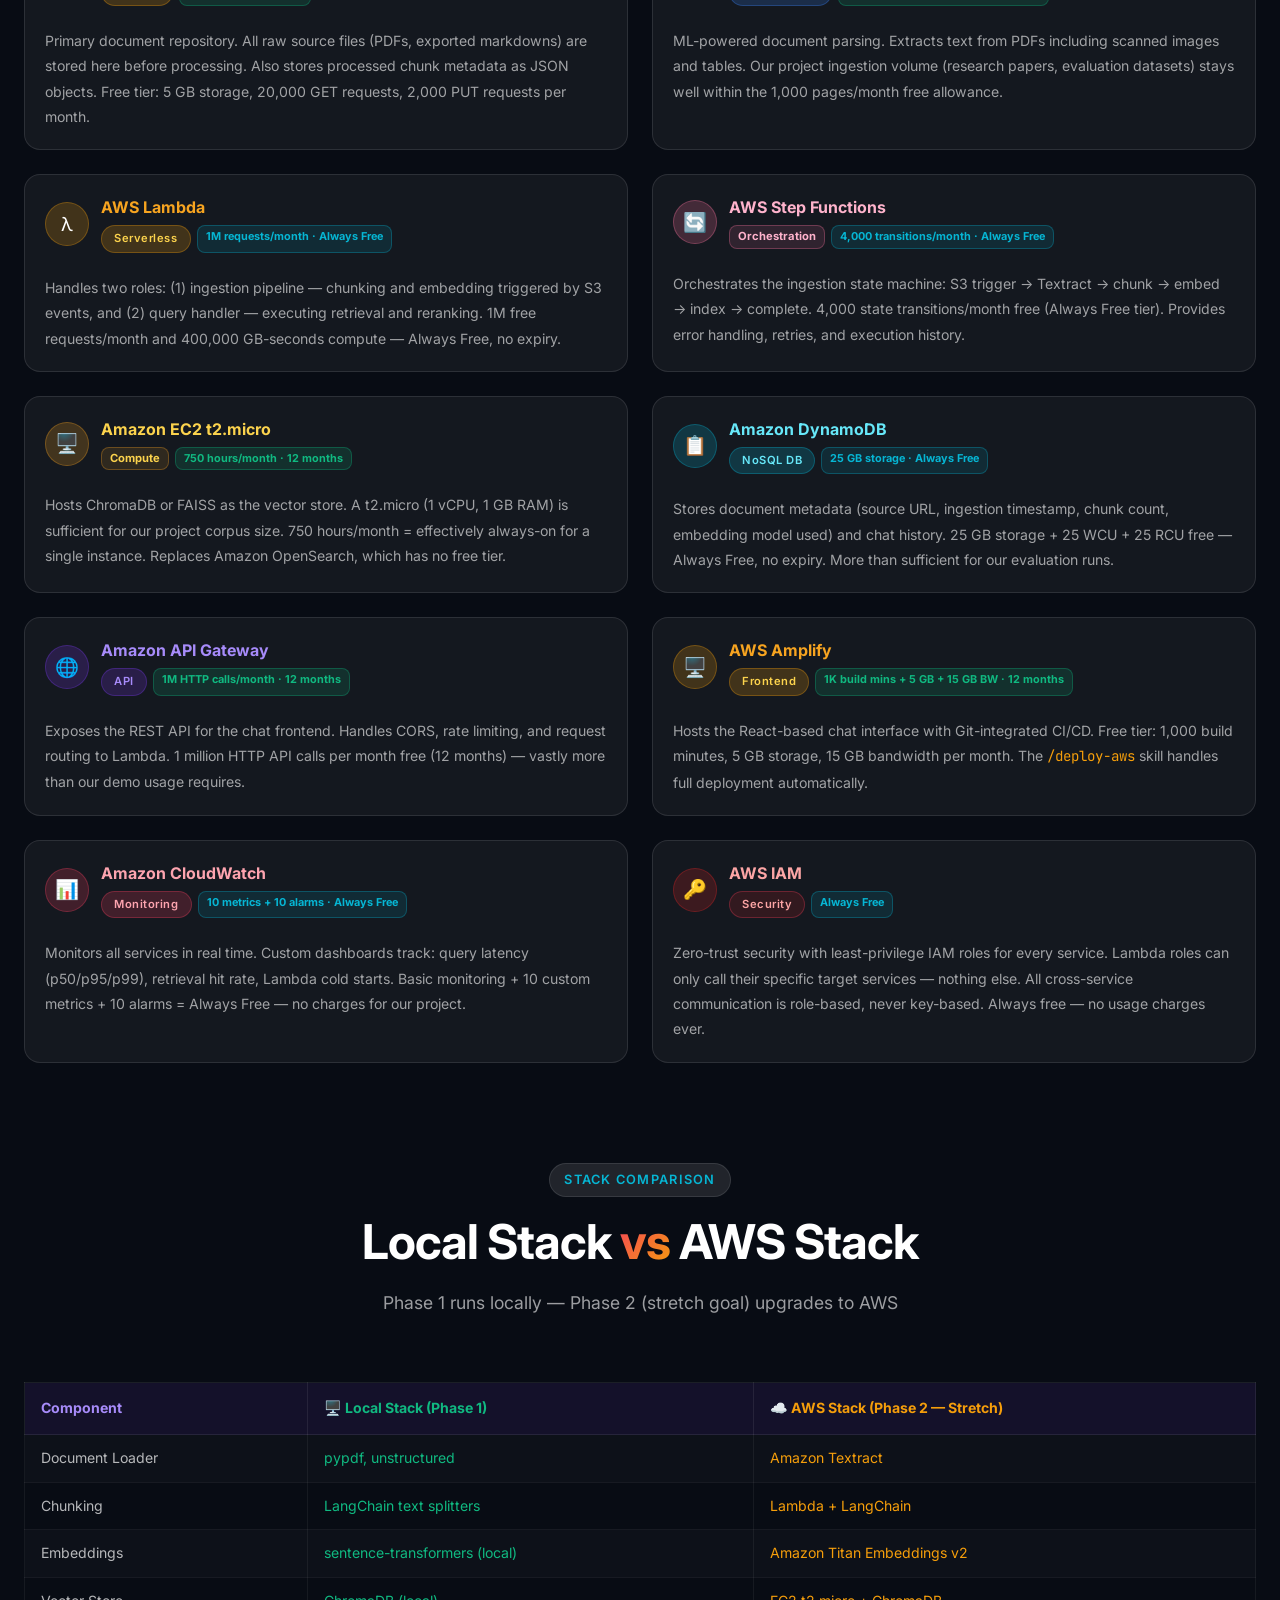
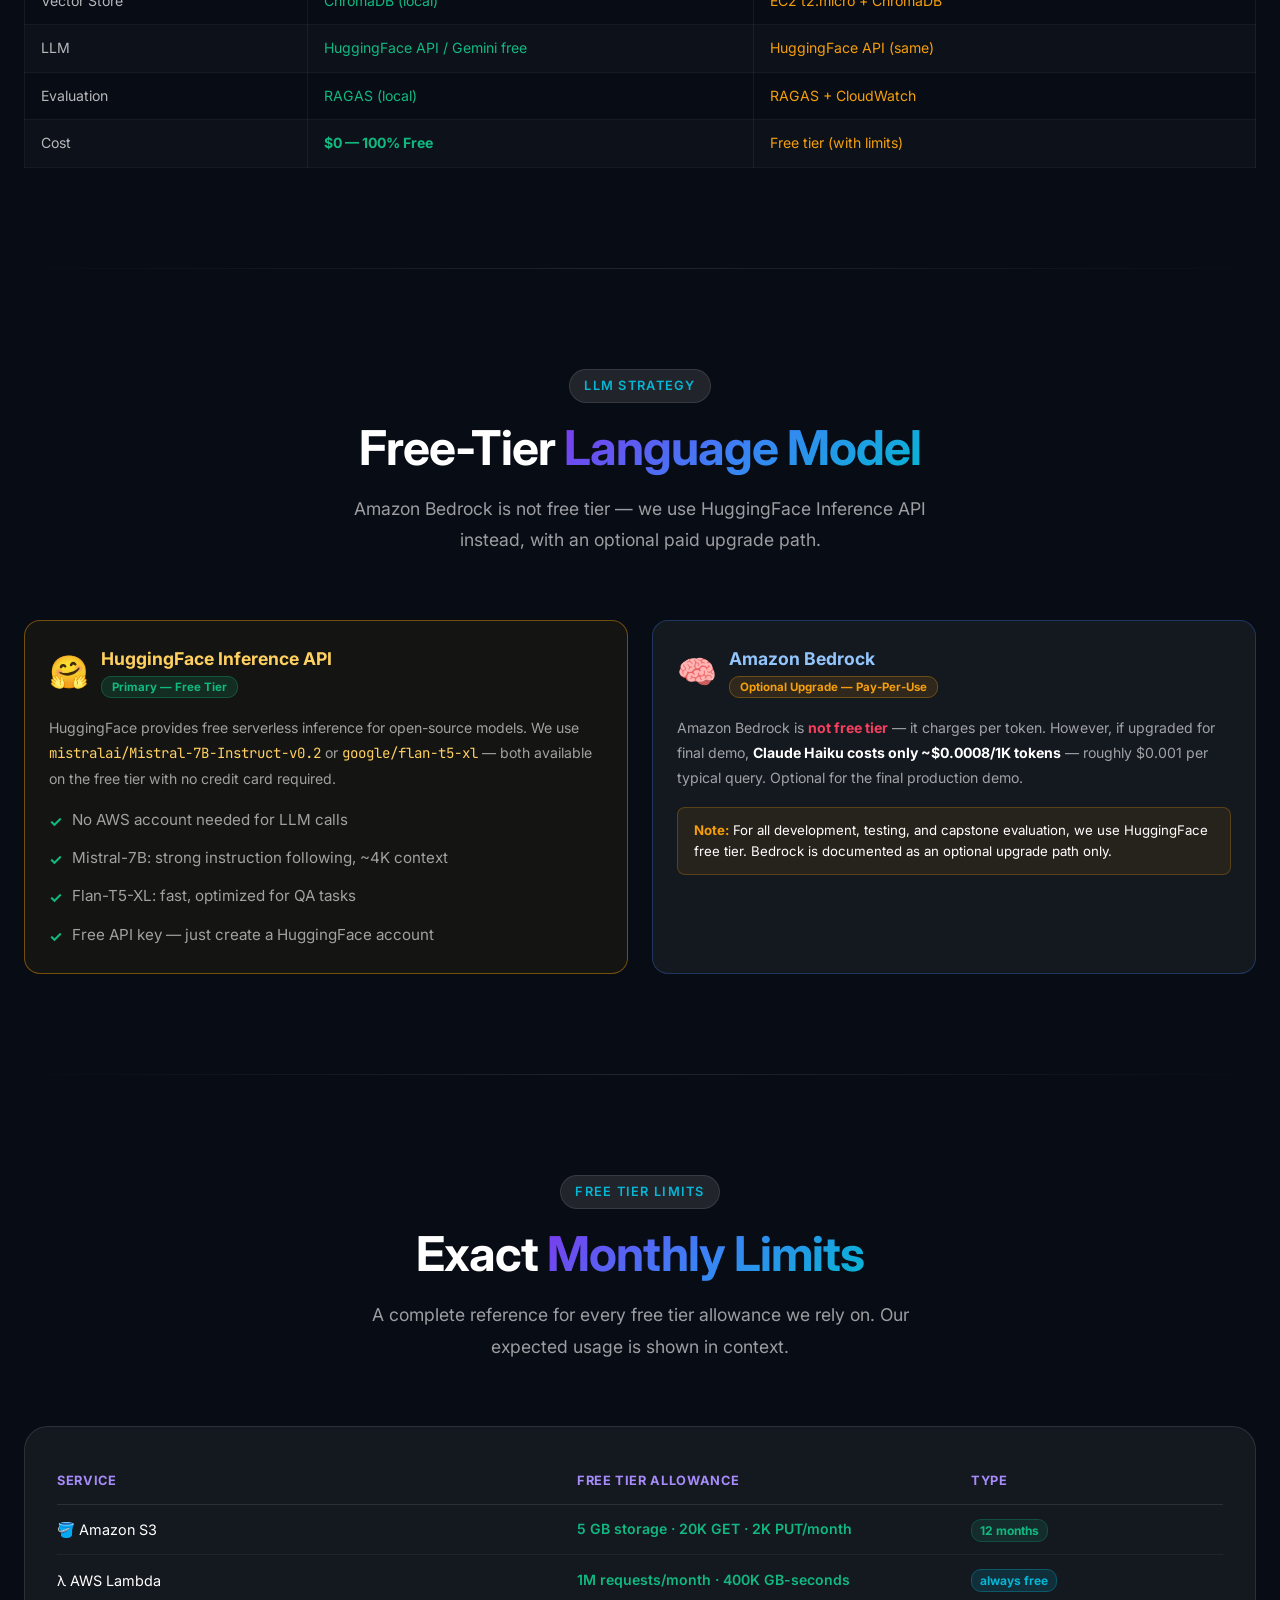
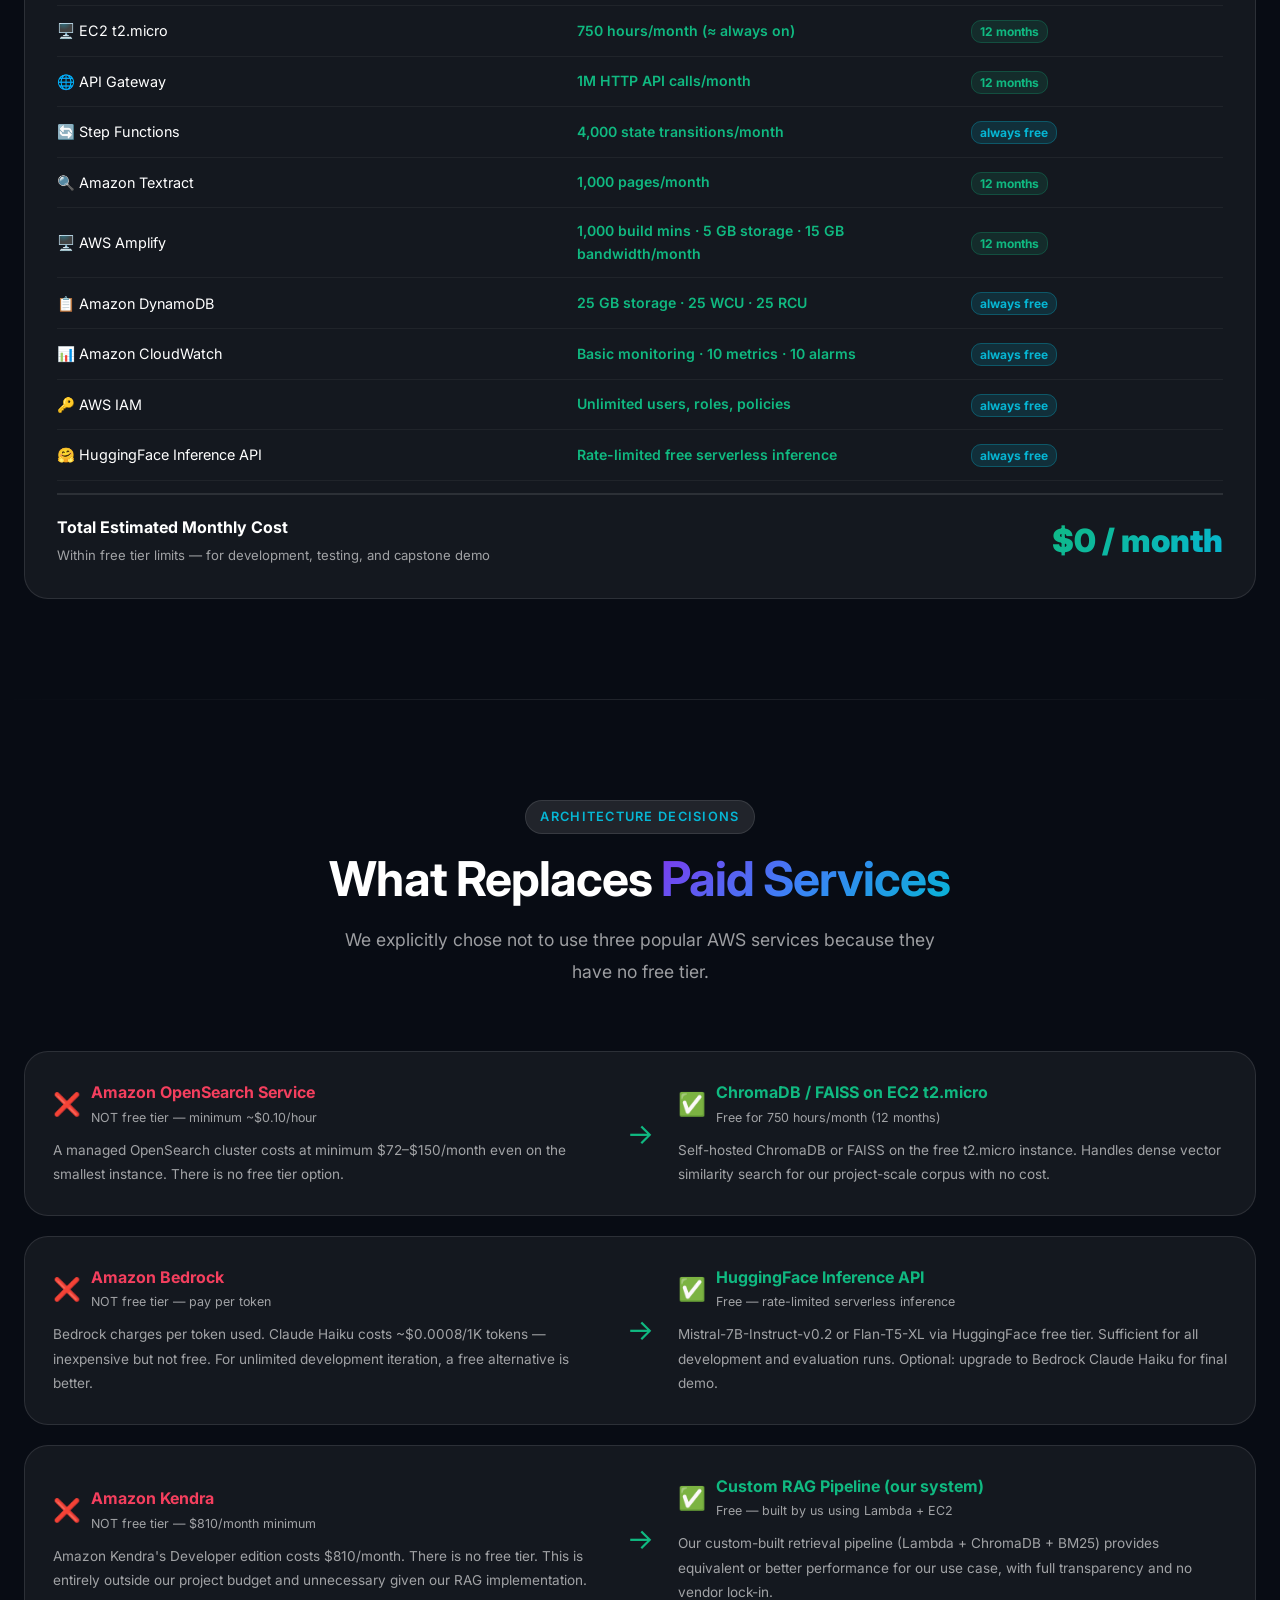
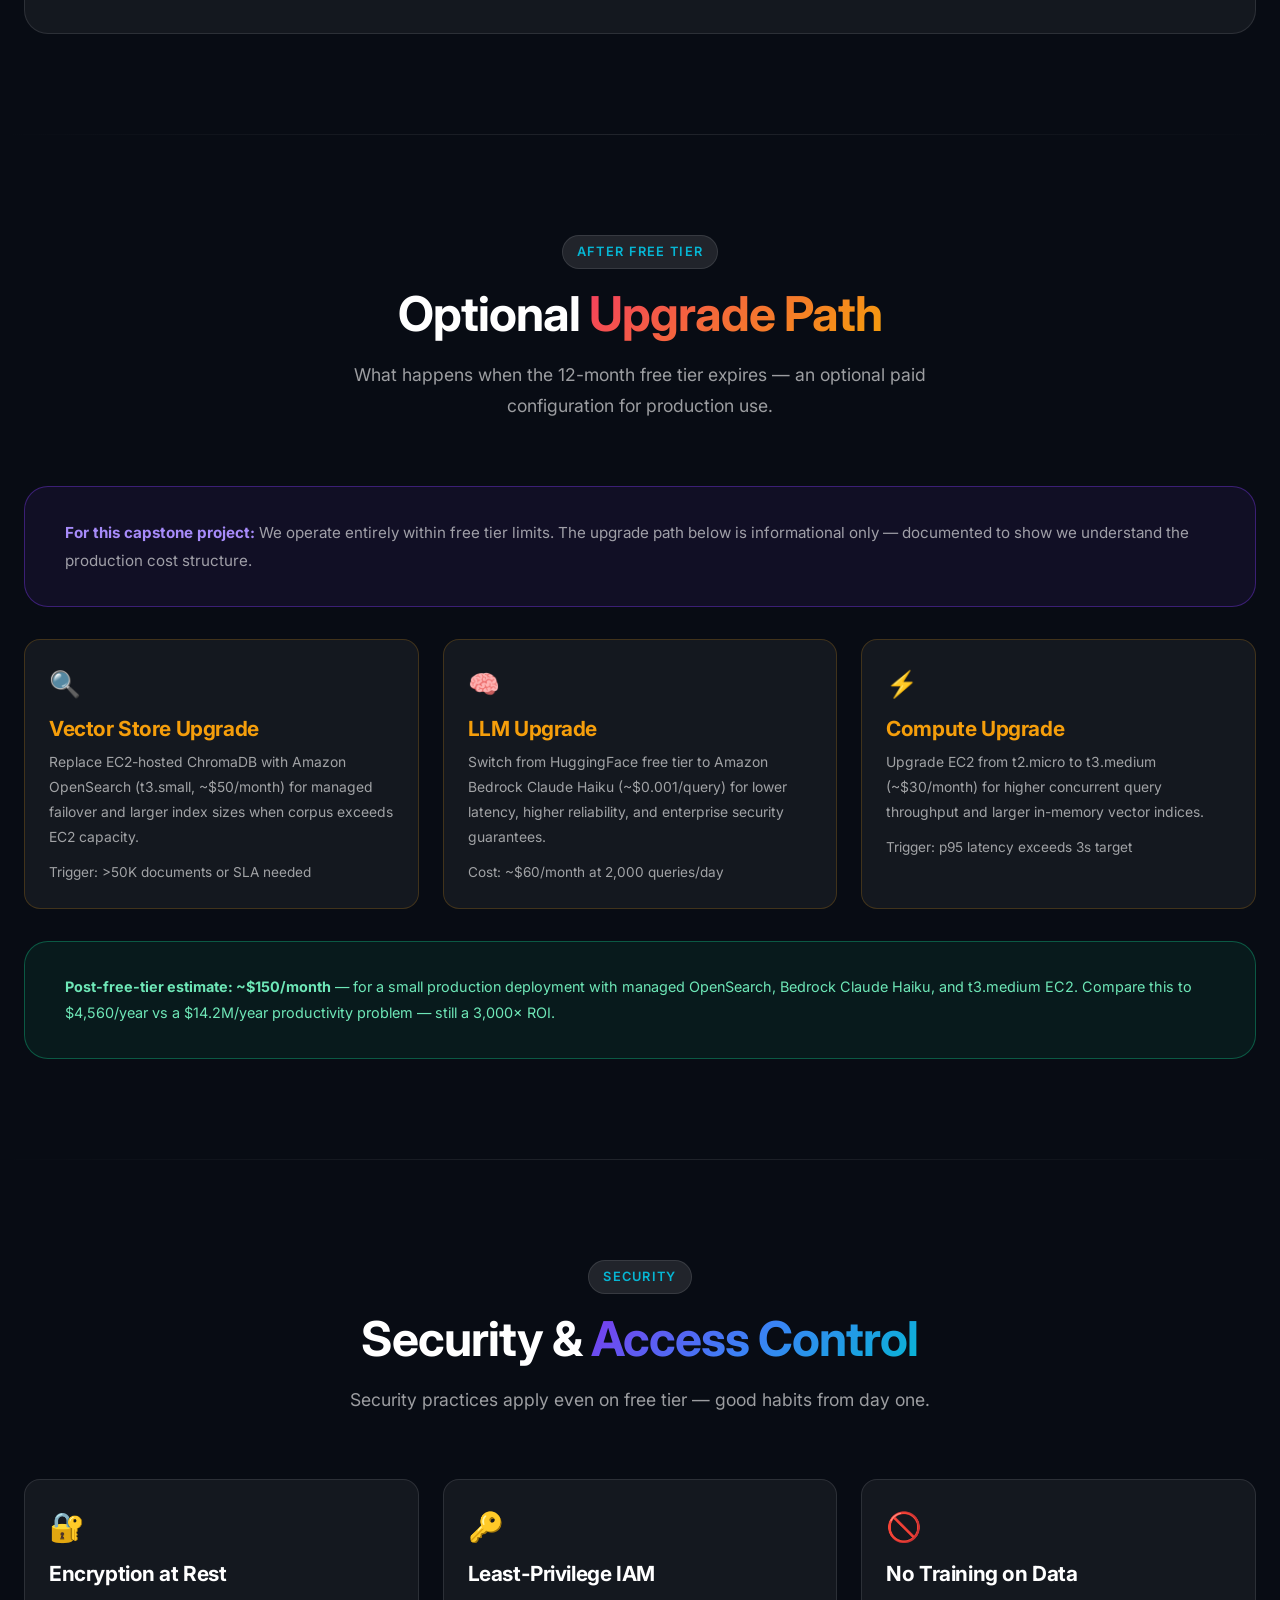
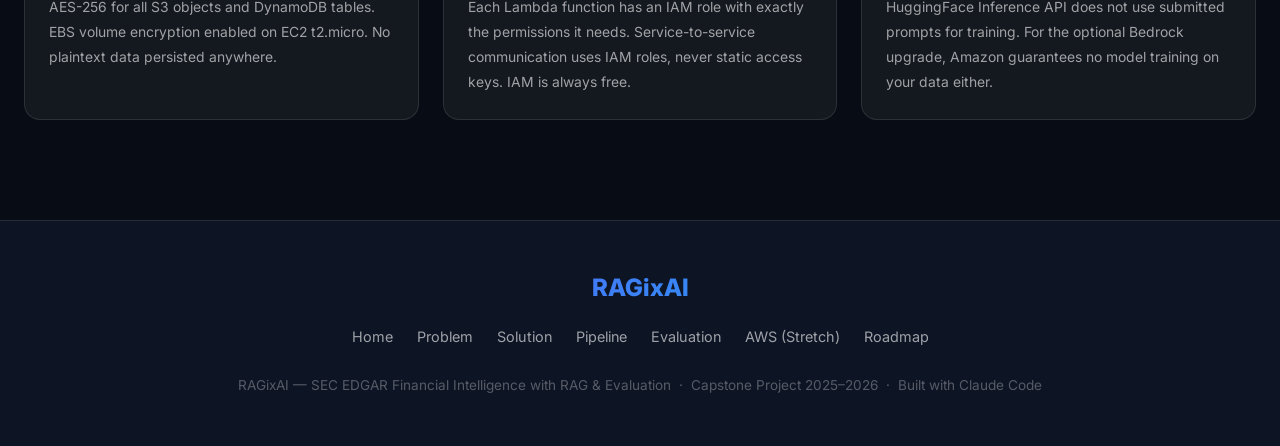
<file: aws.html>
<!DOCTYPE html>
<html lang="en">
<head>
  <meta charset="UTF-8" />
  <meta name="viewport" content="width=device-width, initial-scale=1.0" />
  <title>AWS Architecture (Stretch Goal) — RAGixAI</title>
  <link rel="preconnect" href="https://fonts.googleapis.com" />
  <link href="https://fonts.googleapis.com/css2?family=Inter:wght@400;500;600;700;800&family=JetBrains+Mono:wght@400;700&display=swap" rel="stylesheet" />
  <link rel="stylesheet" href="css/style.css" />
  <style>
    /* ---- AWS Hero ---- */
    .aws-hero {
      min-height: 65vh;
      display: flex;
      align-items: center;
      justify-content: center;
      text-align: center;
      padding: calc(var(--nav-height) + 40px) 24px 80px;
      position: relative;
      overflow: hidden;
    }

    .aws-hero::before {
      content: '';
      position: absolute;
      inset: 0;
      background:
        radial-gradient(ellipse 70% 50% at 50% 80%, rgba(16, 185, 129, 0.1) 0%, transparent 60%),
        radial-gradient(ellipse 50% 40% at 20% 30%, rgba(59, 130, 246, 0.1) 0%, transparent 60%),
        radial-gradient(ellipse 50% 40% at 80% 30%, rgba(124, 58, 237, 0.08) 0%, transparent 60%);
    }

    /* ---- Architecture Diagram ---- */
    .arch-diagram {
      background: rgba(0, 0, 0, 0.3);
      border: 1px solid var(--glass-border);
      border-radius: var(--border-radius-lg);
      padding: 40px;
      overflow: hidden;
    }

    .arch-layer {
      margin-bottom: 24px;
    }

    .arch-layer:last-child {
      margin-bottom: 0;
    }

    .arch-layer-label {
      display: flex;
      align-items: center;
      gap: 10px;
      margin-bottom: 16px;
    }

    .arch-layer-label-text {
      font-size: 0.78rem;
      font-weight: 700;
      letter-spacing: 0.1em;
      text-transform: uppercase;
      color: var(--white-60);
    }

    .arch-layer-line {
      flex: 1;
      height: 1px;
      background: var(--glass-border);
    }

    .arch-services-row {
      display: flex;
      gap: 16px;
      flex-wrap: wrap;
      align-items: center;
    }

    /* ---- AWS Service Boxes ---- */
    .aws-service-box {
      display: flex;
      flex-direction: column;
      align-items: center;
      gap: 6px;
      padding: 14px 16px;
      border-radius: var(--border-radius);
      border: 1.5px solid;
      min-width: 110px;
      text-align: center;
      cursor: pointer;
      transition: var(--transition);
      position: relative;
    }

    .aws-service-box:hover {
      transform: translateY(-4px);
      box-shadow: 0 8px 30px rgba(0,0,0,0.4);
    }

    /* Free tier badge on service boxes */
    .free-badge {
      position: absolute;
      top: -8px;
      right: -6px;
      background: var(--emerald);
      color: var(--bg-primary);
      font-size: 0.55rem;
      font-weight: 800;
      letter-spacing: 0.04em;
      padding: 2px 6px;
      border-radius: 8px;
      text-transform: uppercase;
    }

    .free-badge.always {
      background: var(--cyan);
    }

    .aws-service-icon {
      font-size: 1.5rem;
      line-height: 1;
    }

    .aws-service-name {
      font-size: 0.75rem;
      font-weight: 700;
      color: var(--white);
      line-height: 1.2;
    }

    .aws-service-sub {
      font-size: 0.65rem;
      opacity: 0.7;
      line-height: 1.2;
    }

    /* Service color schemes */
    .aws-s3 { background: rgba(247, 164, 32, 0.1); border-color: rgba(247, 164, 32, 0.4); }
    .aws-s3:hover { background: rgba(247, 164, 32, 0.18); border-color: #F7A420; }
    .aws-s3 .aws-service-name { color: #F7A420; }

    .aws-textract { background: rgba(59, 130, 246, 0.1); border-color: rgba(59, 130, 246, 0.4); }
    .aws-textract:hover { background: rgba(59, 130, 246, 0.18); border-color: var(--electric-blue); }
    .aws-textract .aws-service-name { color: #93C5FD; }

    .aws-lambda { background: rgba(247, 164, 32, 0.1); border-color: rgba(247, 164, 32, 0.4); }
    .aws-lambda:hover { background: rgba(247, 164, 32, 0.18); border-color: #F7A420; }
    .aws-lambda .aws-service-name { color: #F7A420; }

    .aws-stepfunctions { background: rgba(255, 115, 160, 0.1); border-color: rgba(255, 115, 160, 0.4); }
    .aws-stepfunctions:hover { background: rgba(255, 115, 160, 0.18); border-color: #FF73A0; }
    .aws-stepfunctions .aws-service-name { color: #FFB3CC; }

    .aws-ec2 { background: rgba(247, 164, 32, 0.1); border-color: rgba(247, 164, 32, 0.35); }
    .aws-ec2:hover { background: rgba(247, 164, 32, 0.18); border-color: #F7A420; }
    .aws-ec2 .aws-service-name { color: #FCD34D; }

    .aws-dynamo { background: rgba(6, 182, 212, 0.1); border-color: rgba(6, 182, 212, 0.35); }
    .aws-dynamo:hover { background: rgba(6, 182, 212, 0.18); border-color: var(--cyan); }
    .aws-dynamo .aws-service-name { color: #67E8F9; }

    .aws-apigw { background: rgba(167, 139, 250, 0.1); border-color: rgba(167, 139, 250, 0.4); }
    .aws-apigw:hover { background: rgba(167, 139, 250, 0.18); border-color: var(--lavender); }
    .aws-apigw .aws-service-name { color: var(--lavender); }

    .aws-amplify { background: rgba(247, 164, 32, 0.1); border-color: rgba(247, 164, 32, 0.4); }
    .aws-amplify:hover { background: rgba(247, 164, 32, 0.18); border-color: #F7A420; }
    .aws-amplify .aws-service-name { color: #F7A420; }

    .aws-cloudwatch { background: rgba(244, 63, 94, 0.1); border-color: rgba(244, 63, 94, 0.35); }
    .aws-cloudwatch:hover { background: rgba(244, 63, 94, 0.18); border-color: var(--coral); }
    .aws-cloudwatch .aws-service-name { color: #FDA4AF; }

    .aws-iam { background: rgba(220, 38, 38, 0.1); border-color: rgba(220, 38, 38, 0.4); }
    .aws-iam:hover { background: rgba(220, 38, 38, 0.18); border-color: #EF4444; }
    .aws-iam .aws-service-name { color: #FCA5A5; }

    .aws-hf { background: rgba(255, 170, 0, 0.1); border-color: rgba(255, 170, 0, 0.4); }
    .aws-hf:hover { background: rgba(255, 170, 0, 0.18); border-color: #FFAA00; }
    .aws-hf .aws-service-name { color: #FFD060; }

    /* ---- Flow Arrow ---- */
    .arch-flow-arrow {
      display: flex;
      align-items: center;
      justify-content: center;
      color: var(--white-30);
      font-size: 1.2rem;
      width: 100%;
      margin: 4px 0;
    }

    /* ---- Free Tier Callout ---- */
    .free-tier-callout {
      background: linear-gradient(135deg, rgba(16, 185, 129, 0.08), rgba(6, 182, 212, 0.06));
      border: 1px solid rgba(16, 185, 129, 0.3);
      border-radius: var(--border-radius-lg);
      padding: 40px;
      display: grid;
      grid-template-columns: auto 1fr;
      gap: 32px;
      align-items: center;
    }

    .free-icon {
      font-size: 4rem;
      line-height: 1;
      animation: pulseGlow 3s ease-in-out infinite;
    }

    /* ---- Free Tier Table ---- */
    .free-tier-section-card {
      padding: 32px;
      background: var(--glass-bg);
      border: 1px solid var(--glass-border);
      border-radius: var(--border-radius-lg);
    }

    .free-tier-row {
      display: grid;
      grid-template-columns: 2fr 1.5fr 1fr;
      gap: 16px;
      padding: 12px 0;
      border-bottom: 1px solid rgba(255,255,255,0.05);
      align-items: center;
    }

    .free-tier-row:last-child { border-bottom: none; }

    .free-tier-row.header {
      font-size: 0.8rem;
      font-weight: 700;
      color: var(--lavender);
      letter-spacing: 0.05em;
      text-transform: uppercase;
      border-bottom: 1px solid var(--glass-border);
    }

    .free-service { font-size: 0.9rem; }
    .free-limit { font-size: 0.88rem; font-weight: 600; color: var(--emerald); }
    .free-type {
      font-size: 0.75rem;
      padding: 3px 8px;
      border-radius: 10px;
      text-align: center;
      font-weight: 700;
    }
    .free-type.always {
      background: rgba(6, 182, 212, 0.15);
      color: var(--cyan);
      border: 1px solid rgba(6, 182, 212, 0.3);
    }
    .free-type.twelve {
      background: rgba(16, 185, 129, 0.12);
      color: var(--emerald);
      border: 1px solid rgba(16, 185, 129, 0.25);
    }

    .free-total-row {
      display: flex;
      align-items: center;
      justify-content: space-between;
      padding: 20px 0 0;
      border-top: 2px solid var(--glass-border);
      margin-top: 12px;
    }

    .free-total-label {
      font-size: 1rem;
      font-weight: 700;
    }

    .free-total-cost {
      font-size: 2rem;
      font-weight: 900;
      background: linear-gradient(135deg, var(--emerald), var(--cyan));
      -webkit-background-clip: text;
      -webkit-text-fill-color: transparent;
      background-clip: text;
    }

    /* ---- LLM Section ---- */
    .llm-option-card {
      padding: 24px;
      border-radius: var(--border-radius);
      background: var(--glass-bg);
      border: 1px solid var(--glass-border);
      transition: var(--transition);
    }

    .llm-option-card:hover {
      transform: translateY(-4px);
      border-color: rgba(6, 182, 212, 0.3);
    }

    /* ---- After Free Tier ---- */
    .after-tier-card {
      padding: 24px;
      border-radius: var(--border-radius);
      background: var(--glass-bg);
      border: 1px solid rgba(245, 158, 11, 0.2);
      transition: var(--transition);
    }

    .after-tier-card:hover {
      border-color: rgba(245, 158, 11, 0.4);
      background: rgba(245, 158, 11, 0.04);
    }

    /* ---- Security Grid ---- */
    .security-card {
      padding: 24px;
      border-radius: var(--border-radius);
      background: var(--glass-bg);
      border: 1px solid var(--glass-border);
      transition: var(--transition);
    }

    .security-card:hover {
      border-color: rgba(220, 38, 38, 0.3);
      background: rgba(220, 38, 38, 0.04);
    }

    .security-icon {
      font-size: 1.8rem;
      margin-bottom: 12px;
    }

    @media (max-width: 768px) {
      .arch-services-row { gap: 10px; }
      .aws-service-box { min-width: 90px; padding: 10px 12px; }
      .free-tier-callout { grid-template-columns: 1fr; text-align: center; }
      .free-tier-row { grid-template-columns: 1fr 1fr; }
      .free-type { display: none; }
    }
  </style>
</head>
<body>

<!-- Navigation -->
<nav class="nav" id="main-nav">
  <div class="nav-container">
    <a href="index.html" class="nav-logo">RAGixAI</a>
    <ul class="nav-links">
      <li><a href="index.html">Home</a></li>
      <li><a href="problem.html">Problem</a></li>
      <li><a href="solution.html">Solution</a></li>
      <li><a href="pipeline.html">Pipeline</a></li>
      <li><a href="evaluation.html">Evaluation</a></li>
      <li><a href="aws.html" class="active">AWS (Stretch)</a></li>
      <li><a href="roadmap.html" class="nav-cta">Roadmap</a></li>
    </ul>
    <div class="nav-toggle" id="nav-toggle"><span></span><span></span><span></span></div>
  </div>
</nav>

<!-- Hero -->
<section class="aws-hero">
  <div style="position:relative; z-index:2; max-width:800px;">
    <div class="section-tag" style="margin-bottom:20px;">Infrastructure</div>
    <h1 style="margin-bottom:20px;">
      AWS Architecture <span class="gradient-text-warm" style="font-size:0.55em; font-weight:600; display:inline-block; vertical-align:middle; padding:4px 14px; background:rgba(245,158,11,0.12); border:1px solid rgba(245,158,11,0.35); border-radius:8px; margin-left:12px;">Stretch Goal — Phase 2</span>
    </h1>
    <p style="font-size:1.15rem; color:var(--white-60); max-width:660px; margin:0 auto 32px;">
      10 AWS services — every single one within the AWS Free Tier. Zero cost for development,
      testing, and demonstration. Total estimated monthly cost: <strong style="color:var(--emerald);">$0</strong>.
    </p>
    <div style="display:flex; gap:16px; justify-content:center; flex-wrap:wrap;">
      <a href="#architecture" class="btn btn-primary btn-glow">🏗️ View Architecture</a>
      <a href="#free-limits" class="btn btn-outline">💚 Free Tier Limits</a>
    </div>
  </div>
</section>

<!-- Stretch Goal Banner -->
<div style="background: linear-gradient(135deg, rgba(245, 158, 11, 0.15), rgba(234, 88, 12, 0.1)); border: 1px solid rgba(245, 158, 11, 0.4); border-radius: 12px; padding: 20px 32px; max-width: 1280px; margin: 24px auto; display: flex; align-items: flex-start; gap: 16px;">
  <span style="font-size: 1.8rem; flex-shrink: 0;">🎯</span>
  <div>
    <strong style="color: #F59E0B; font-size: 1rem; display: block; margin-bottom: 6px;">Phase 2 Stretch Goal</strong>
    <p style="color: rgba(255,255,255,0.7); font-size: 0.9rem; margin: 0; line-height: 1.6;">
      Our <strong style="color: white;">primary implementation runs fully locally</strong> — ChromaDB, sentence-transformers, and HuggingFace free API on your laptop. AWS deployment is our stretch goal if time permits, leveraging the free-tier services shown below. No AWS account is required for the demo.
    </p>
  </div>
</div>

<!-- Service count stats -->
<section style="padding: 0 24px 60px; max-width:1280px; margin:0 auto;">
  <div class="stats-row hidden">
    <div class="stat-item">
      <div class="stat-number">10</div>
      <div class="stat-label">AWS Services Used</div>
    </div>
    <div class="stat-item">
      <div class="stat-number">5</div>
      <div class="stat-label">Architecture Layers</div>
    </div>
    <div class="stat-item">
      <div class="stat-number gradient-text">$0</div>
      <div class="stat-label">Est. Monthly Cost</div>
    </div>
    <div class="stat-item">
      <div class="stat-number">100%</div>
      <div class="stat-label">Free Tier Compatible</div>
    </div>
  </div>
</section>

<!-- ============================================================ -->
<!-- FREE TIER CALLOUT -->
<!-- ============================================================ -->
<section class="section" style="padding-top:0;">
  <div class="free-tier-callout hidden">
    <div class="free-icon">💚</div>
    <div>
      <h3 style="margin-bottom:16px; font-size:1.5rem;">Total Estimated Cost: <span style="background:linear-gradient(135deg,var(--emerald),var(--cyan)); -webkit-background-clip:text; -webkit-text-fill-color:transparent; background-clip:text;">$0/month</span></h3>
      <p style="margin-bottom:20px; color:var(--white-60);">Every service in our architecture runs entirely within AWS Free Tier allowances. For a capstone project with our expected usage (hundreds of queries, tens of thousands of documents), we stay well within the limits. No credit card charges — none.</p>
      <div class="cards-grid-3" style="gap:16px;">
        <div class="glass-card" style="padding:16px;">
          <div style="font-size:1.3rem; margin-bottom:8px;">🔵</div>
          <div style="font-weight:700; font-size:0.9rem; margin-bottom:6px; color:var(--cyan);">Always Free</div>
          <div style="font-size:0.82rem; color:var(--white-60);">Lambda, Step Functions, DynamoDB, CloudWatch, IAM — no 12-month expiry, no strings attached.</div>
        </div>
        <div class="glass-card" style="padding:16px;">
          <div style="font-size:1.3rem; margin-bottom:8px;">📅</div>
          <div style="font-weight:700; font-size:0.9rem; margin-bottom:6px; color:var(--emerald);">12-Month Free</div>
          <div style="font-size:0.82rem; color:var(--white-60);">S3, EC2 t2.micro, API Gateway, Textract, Amplify — free for the first year on a new AWS account.</div>
        </div>
        <div class="glass-card" style="padding:16px;">
          <div style="font-size:1.3rem; margin-bottom:8px;">🤗</div>
          <div style="font-weight:700; font-size:0.9rem; margin-bottom:6px; color:var(--lavender);">HuggingFace LLM</div>
          <div style="font-size:0.82rem; color:var(--white-60);">Mistral-7B-Instruct or Flan-T5-XL via HuggingFace Inference API free tier — replaces paid Bedrock LLM.</div>
        </div>
      </div>
    </div>
  </div>
</section>

<div class="divider"></div>

<!-- ============================================================ -->
<!-- ARCHITECTURE DIAGRAM -->
<!-- ============================================================ -->
<section class="section" id="architecture" style="padding-top:0;">
  <div class="section-header hidden">
    <div class="section-tag">System Design</div>
    <h2>AWS <span class="gradient-text">Architecture</span></h2>
    <p>A layered architecture using only free-tier services. Green badges = Always Free. Teal badges = Free for 12 months on new accounts.</p>
  </div>

  <div class="arch-diagram hidden">

    <!-- Layer 1: Data Sources -->
    <div class="arch-layer">
      <div class="arch-layer-label">
        <div class="arch-layer-line"></div>
        <span class="arch-layer-label-text">📥 Data Sources</span>
        <div class="arch-layer-line"></div>
      </div>
      <div class="arch-services-row">
        <div class="glass-card" style="padding:12px 18px; display:inline-flex; align-items:center; gap:8px; font-size:0.85rem;">
          <span>🏛️</span> 10-K Annual Reports
        </div>
        <div class="glass-card" style="padding:12px 18px; display:inline-flex; align-items:center; gap:8px; font-size:0.85rem;">
          <span>📋</span> 10-Q Quarterly Reports
        </div>
        <div class="glass-card" style="padding:12px 18px; display:inline-flex; align-items:center; gap:8px; font-size:0.85rem;">
          <span>📢</span> 8-K Event Reports
        </div>
        <div class="glass-card" style="padding:12px 18px; display:inline-flex; align-items:center; gap:8px; font-size:0.85rem;">
          <span>📦</span> EDGAR Corpus (HuggingFace)
        </div>
        <div class="aws-service-box aws-s3" style="position:relative;">
          <span class="free-badge">12-mo free</span>
          <div class="aws-service-icon">🪣</div>
          <div class="aws-service-name">Amazon S3</div>
          <div class="aws-service-sub">Raw document storage</div>
        </div>
        <div style="flex:1; text-align:right; font-size:0.75rem; color:var(--white-60);">Automated by /ingest-docs</div>
      </div>
    </div>

    <div class="arch-flow-arrow">↓</div>

    <!-- Layer 2: Processing Layer -->
    <div class="arch-layer">
      <div class="arch-layer-label">
        <div class="arch-layer-line"></div>
        <span class="arch-layer-label-text">⚙️ Processing Layer</span>
        <div class="arch-layer-line"></div>
      </div>
      <div class="arch-services-row">
        <div class="aws-service-box aws-textract" style="position:relative;">
          <span class="free-badge">12-mo free</span>
          <div class="aws-service-icon">🔍</div>
          <div class="aws-service-name">Amazon Textract</div>
          <div class="aws-service-sub">PDF / OCR parsing</div>
        </div>
        <div style="color:var(--white-30); font-size:1.2rem;">→</div>
        <div class="aws-service-box aws-lambda" style="position:relative;">
          <span class="free-badge always">always free</span>
          <div class="aws-service-icon">λ</div>
          <div class="aws-service-name">AWS Lambda</div>
          <div class="aws-service-sub">Chunking + embedding</div>
        </div>
        <div style="color:var(--white-30); font-size:1.2rem;">→</div>
        <div class="aws-service-box aws-stepfunctions" style="position:relative;">
          <span class="free-badge always">always free</span>
          <div class="aws-service-icon">🔄</div>
          <div class="aws-service-name">Step Functions</div>
          <div class="aws-service-sub">Pipeline orchestration</div>
        </div>
      </div>
    </div>

    <div class="arch-flow-arrow">↓</div>

    <!-- Layer 3: Storage Layer -->
    <div class="arch-layer">
      <div class="arch-layer-label">
        <div class="arch-layer-line"></div>
        <span class="arch-layer-label-text">🗄️ Storage Layer</span>
        <div class="arch-layer-line"></div>
      </div>
      <div class="arch-services-row">
        <div class="aws-service-box aws-ec2" style="position:relative; min-width:160px;">
          <span class="free-badge">12-mo free</span>
          <div class="aws-service-icon">🖥️</div>
          <div class="aws-service-name">EC2 t2.micro</div>
          <div class="aws-service-sub">ChromaDB / FAISS vector store</div>
        </div>
        <div style="flex:1; padding:16px;">
          <div style="font-size:0.82rem; color:var(--white-60);">
            Hosts ChromaDB or FAISS on a free t2.micro instance (750 hours/month free). Replaces Amazon OpenSearch (which is NOT free tier). Supports dense vector similarity search for semantic retrieval at our project scale.
          </div>
        </div>
        <div class="aws-service-box aws-dynamo" style="position:relative;">
          <span class="free-badge always">always free</span>
          <div class="aws-service-icon">📋</div>
          <div class="aws-service-name">DynamoDB</div>
          <div class="aws-service-sub">Metadata + chat history</div>
        </div>
      </div>
    </div>

    <div class="arch-flow-arrow">↓</div>

    <!-- Layer 4: Serving Layer -->
    <div class="arch-layer">
      <div class="arch-layer-label">
        <div class="arch-layer-line"></div>
        <span class="arch-layer-label-text">🚀 Serving Layer</span>
        <div class="arch-layer-line"></div>
      </div>
      <div class="arch-services-row">
        <div class="aws-service-box aws-apigw" style="position:relative;">
          <span class="free-badge">12-mo free</span>
          <div class="aws-service-icon">🌐</div>
          <div class="aws-service-name">API Gateway</div>
          <div class="aws-service-sub">REST API endpoint</div>
        </div>
        <div style="color:var(--white-30); font-size:1.2rem;">→</div>
        <div class="aws-service-box aws-lambda" style="position:relative;">
          <span class="free-badge always">always free</span>
          <div class="aws-service-icon">λ</div>
          <div class="aws-service-name">Lambda (Query)</div>
          <div class="aws-service-sub">Retrieval + reranking</div>
        </div>
        <div style="color:var(--white-30); font-size:1.2rem;">→</div>
        <div class="aws-service-box aws-hf" style="position:relative; min-width:140px;">
          <span class="free-badge always">free tier</span>
          <div class="aws-service-icon">🤗</div>
          <div class="aws-service-name">HuggingFace API</div>
          <div class="aws-service-sub">Mistral-7B / Flan-T5 LLM</div>
        </div>
        <div style="color:var(--white-30); font-size:1.2rem;">→</div>
        <div class="aws-service-box aws-amplify" style="position:relative;">
          <span class="free-badge">12-mo free</span>
          <div class="aws-service-icon">🖥️</div>
          <div class="aws-service-name">AWS Amplify</div>
          <div class="aws-service-sub">Frontend hosting</div>
        </div>
      </div>
    </div>

    <div class="arch-flow-arrow">↓</div>

    <!-- Layer 5: Monitoring + Security -->
    <div class="arch-layer">
      <div class="arch-layer-label">
        <div class="arch-layer-line"></div>
        <span class="arch-layer-label-text">🔒 Monitoring &amp; Security</span>
        <div class="arch-layer-line"></div>
      </div>
      <div class="arch-services-row">
        <div class="aws-service-box aws-cloudwatch" style="position:relative;">
          <span class="free-badge always">always free</span>
          <div class="aws-service-icon">📊</div>
          <div class="aws-service-name">CloudWatch</div>
          <div class="aws-service-sub">Metrics · Alarms · Logs</div>
        </div>
        <div class="aws-service-box aws-iam" style="margin-left:16px; position:relative;">
          <span class="free-badge always">always free</span>
          <div class="aws-service-icon">🔑</div>
          <div class="aws-service-name">AWS IAM</div>
          <div class="aws-service-sub">Roles · Policies</div>
        </div>
        <div style="flex:1; padding:16px;">
          <div style="font-size:0.82rem; color:var(--white-60);">All services communicate via IAM roles with least-privilege permissions. Data encrypted at rest and in transit. No data leaves the AWS account (except HuggingFace API calls for LLM inference, which contain only anonymized query text).</div>
        </div>
      </div>
    </div>
  </div>
</section>

<div class="divider"></div>

<!-- ============================================================ -->
<!-- SERVICE DETAIL CARDS -->
<!-- ============================================================ -->
<section class="section">
  <div class="section-header hidden">
    <div class="section-tag">Service Roles</div>
    <h2>Each Service's <span class="gradient-text">Specific Role</span></h2>
    <p>10 services, each chosen for its specific strength — and every one is free.</p>
  </div>

  <div class="cards-grid-2">
    <!-- S3 -->
    <div class="aws-card hidden delay-1">
      <div style="display:flex; align-items:center; gap:12px; margin-bottom:12px;">
        <div class="icon-circle icon-circle-amber" style="width:44px; height:44px; font-size:1.2rem;">🪣</div>
        <div>
          <div style="font-weight:700; font-size:1rem; color:#F7A420;">Amazon S3</div>
          <div style="display:flex; gap:6px; margin-top:4px; flex-wrap:wrap;">
            <span class="badge badge-amber" style="font-size:0.7rem;">Storage</span>
            <span style="padding:2px 8px; border-radius:8px; font-size:0.68rem; font-weight:700; background:rgba(16,185,129,0.15); color:var(--emerald); border:1px solid rgba(16,185,129,0.3);">5 GB free · 12 months</span>
          </div>
        </div>
      </div>
      <p style="font-size:0.88rem;">Primary document repository. All raw source files (PDFs, exported markdowns) are stored here before processing. Also stores processed chunk metadata as JSON objects. Free tier: 5 GB storage, 20,000 GET requests, 2,000 PUT requests per month.</p>
    </div>

    <!-- Textract -->
    <div class="aws-card hidden delay-2">
      <div style="display:flex; align-items:center; gap:12px; margin-bottom:12px;">
        <div class="icon-circle icon-circle-blue" style="width:44px; height:44px; font-size:1.2rem;">🔍</div>
        <div>
          <div style="font-weight:700; font-size:1rem; color:#93C5FD;">Amazon Textract</div>
          <div style="display:flex; gap:6px; margin-top:4px; flex-wrap:wrap;">
            <span class="badge badge-blue" style="font-size:0.7rem;">Document AI</span>
            <span style="padding:2px 8px; border-radius:8px; font-size:0.68rem; font-weight:700; background:rgba(16,185,129,0.15); color:var(--emerald); border:1px solid rgba(16,185,129,0.3);">1,000 pages/month free · 12 months</span>
          </div>
        </div>
      </div>
      <p style="font-size:0.88rem;">ML-powered document parsing. Extracts text from PDFs including scanned images and tables. Our project ingestion volume (research papers, evaluation datasets) stays well within the 1,000 pages/month free allowance.</p>
    </div>

    <!-- Lambda -->
    <div class="aws-card hidden delay-1">
      <div style="display:flex; align-items:center; gap:12px; margin-bottom:12px;">
        <div class="icon-circle icon-circle-amber" style="width:44px; height:44px; font-size:1.2rem;">λ</div>
        <div>
          <div style="font-weight:700; font-size:1rem; color:#F7A420;">AWS Lambda</div>
          <div style="display:flex; gap:6px; margin-top:4px; flex-wrap:wrap;">
            <span class="badge badge-amber" style="font-size:0.7rem;">Serverless</span>
            <span style="padding:2px 8px; border-radius:8px; font-size:0.68rem; font-weight:700; background:rgba(6,182,212,0.12); color:var(--cyan); border:1px solid rgba(6,182,212,0.3);">1M requests/month · Always Free</span>
          </div>
        </div>
      </div>
      <p style="font-size:0.88rem;">Handles two roles: (1) ingestion pipeline — chunking and embedding triggered by S3 events, and (2) query handler — executing retrieval and reranking. 1M free requests/month and 400,000 GB-seconds compute — Always Free, no expiry.</p>
    </div>

    <!-- Step Functions -->
    <div class="aws-card hidden delay-2">
      <div style="display:flex; align-items:center; gap:12px; margin-bottom:12px;">
        <div class="icon-circle" style="width:44px; height:44px; font-size:1.2rem; background:rgba(255,115,160,0.2); border:1px solid rgba(255,115,160,0.3);">🔄</div>
        <div>
          <div style="font-weight:700; font-size:1rem; color:#FFB3CC;">AWS Step Functions</div>
          <div style="display:flex; gap:6px; margin-top:4px; flex-wrap:wrap;">
            <span style="padding:2px 8px; border-radius:8px; font-size:0.7rem; font-weight:700; background:rgba(255,115,160,0.12); color:#FFB3CC; border:1px solid rgba(255,115,160,0.3);">Orchestration</span>
            <span style="padding:2px 8px; border-radius:8px; font-size:0.68rem; font-weight:700; background:rgba(6,182,212,0.12); color:var(--cyan); border:1px solid rgba(6,182,212,0.3);">4,000 transitions/month · Always Free</span>
          </div>
        </div>
      </div>
      <p style="font-size:0.88rem;">Orchestrates the ingestion state machine: S3 trigger → Textract → chunk → embed → index → complete. 4,000 state transitions/month free (Always Free tier). Provides error handling, retries, and execution history.</p>
    </div>

    <!-- EC2 -->
    <div class="aws-card hidden delay-1">
      <div style="display:flex; align-items:center; gap:12px; margin-bottom:12px;">
        <div class="icon-circle" style="width:44px; height:44px; font-size:1.2rem; background:rgba(247,164,32,0.2); border:1px solid rgba(247,164,32,0.3);">🖥️</div>
        <div>
          <div style="font-weight:700; font-size:1rem; color:#FCD34D;">Amazon EC2 t2.micro</div>
          <div style="display:flex; gap:6px; margin-top:4px; flex-wrap:wrap;">
            <span style="padding:2px 8px; border-radius:8px; font-size:0.7rem; font-weight:700; background:rgba(247,164,32,0.12); color:#FCD34D; border:1px solid rgba(247,164,32,0.3);">Compute</span>
            <span style="padding:2px 8px; border-radius:8px; font-size:0.68rem; font-weight:700; background:rgba(16,185,129,0.15); color:var(--emerald); border:1px solid rgba(16,185,129,0.3);">750 hours/month · 12 months</span>
          </div>
        </div>
      </div>
      <p style="font-size:0.88rem;">Hosts ChromaDB or FAISS as the vector store. A t2.micro (1 vCPU, 1 GB RAM) is sufficient for our project corpus size. 750 hours/month = effectively always-on for a single instance. Replaces Amazon OpenSearch, which has no free tier.</p>
    </div>

    <!-- DynamoDB -->
    <div class="aws-card hidden delay-2">
      <div style="display:flex; align-items:center; gap:12px; margin-bottom:12px;">
        <div class="icon-circle icon-circle-cyan" style="width:44px; height:44px; font-size:1.2rem;">📋</div>
        <div>
          <div style="font-weight:700; font-size:1rem; color:#67E8F9;">Amazon DynamoDB</div>
          <div style="display:flex; gap:6px; margin-top:4px; flex-wrap:wrap;">
            <span class="badge badge-cyan" style="font-size:0.7rem;">NoSQL DB</span>
            <span style="padding:2px 8px; border-radius:8px; font-size:0.68rem; font-weight:700; background:rgba(6,182,212,0.12); color:var(--cyan); border:1px solid rgba(6,182,212,0.3);">25 GB storage · Always Free</span>
          </div>
        </div>
      </div>
      <p style="font-size:0.88rem;">Stores document metadata (source URL, ingestion timestamp, chunk count, embedding model used) and chat history. 25 GB storage + 25 WCU + 25 RCU free — Always Free, no expiry. More than sufficient for our evaluation runs.</p>
    </div>

    <!-- API Gateway -->
    <div class="aws-card hidden delay-1">
      <div style="display:flex; align-items:center; gap:12px; margin-bottom:12px;">
        <div class="icon-circle icon-circle-purple" style="width:44px; height:44px; font-size:1.2rem;">🌐</div>
        <div>
          <div style="font-weight:700; font-size:1rem; color:var(--lavender);">Amazon API Gateway</div>
          <div style="display:flex; gap:6px; margin-top:4px; flex-wrap:wrap;">
            <span class="badge badge-purple" style="font-size:0.7rem;">API</span>
            <span style="padding:2px 8px; border-radius:8px; font-size:0.68rem; font-weight:700; background:rgba(16,185,129,0.15); color:var(--emerald); border:1px solid rgba(16,185,129,0.3);">1M HTTP calls/month · 12 months</span>
          </div>
        </div>
      </div>
      <p style="font-size:0.88rem;">Exposes the REST API for the chat frontend. Handles CORS, rate limiting, and request routing to Lambda. 1 million HTTP API calls per month free (12 months) — vastly more than our demo usage requires.</p>
    </div>

    <!-- Amplify -->
    <div class="aws-card hidden delay-2">
      <div style="display:flex; align-items:center; gap:12px; margin-bottom:12px;">
        <div class="icon-circle icon-circle-amber" style="width:44px; height:44px; font-size:1.2rem;">🖥️</div>
        <div>
          <div style="font-weight:700; font-size:1rem; color:#F7A420;">AWS Amplify</div>
          <div style="display:flex; gap:6px; margin-top:4px; flex-wrap:wrap;">
            <span class="badge badge-amber" style="font-size:0.7rem;">Frontend</span>
            <span style="padding:2px 8px; border-radius:8px; font-size:0.68rem; font-weight:700; background:rgba(16,185,129,0.15); color:var(--emerald); border:1px solid rgba(16,185,129,0.3);">1K build mins + 5 GB + 15 GB BW · 12 months</span>
          </div>
        </div>
      </div>
      <p style="font-size:0.88rem;">Hosts the React-based chat interface with Git-integrated CI/CD. Free tier: 1,000 build minutes, 5 GB storage, 15 GB bandwidth per month. The <code style="font-family:var(--font-mono); color:var(--amber);">/deploy-aws</code> skill handles full deployment automatically.</p>
    </div>

    <!-- CloudWatch -->
    <div class="aws-card hidden delay-1">
      <div style="display:flex; align-items:center; gap:12px; margin-bottom:12px;">
        <div class="icon-circle icon-circle-coral" style="width:44px; height:44px; font-size:1.2rem;">📊</div>
        <div>
          <div style="font-weight:700; font-size:1rem; color:#FDA4AF;">Amazon CloudWatch</div>
          <div style="display:flex; gap:6px; margin-top:4px; flex-wrap:wrap;">
            <span class="badge badge-coral" style="font-size:0.7rem;">Monitoring</span>
            <span style="padding:2px 8px; border-radius:8px; font-size:0.68rem; font-weight:700; background:rgba(6,182,212,0.12); color:var(--cyan); border:1px solid rgba(6,182,212,0.3);">10 metrics + 10 alarms · Always Free</span>
          </div>
        </div>
      </div>
      <p style="font-size:0.88rem;">Monitors all services in real time. Custom dashboards track: query latency (p50/p95/p99), retrieval hit rate, Lambda cold starts. Basic monitoring + 10 custom metrics + 10 alarms = Always Free — no charges for our project.</p>
    </div>

    <!-- IAM -->
    <div class="aws-card hidden delay-2">
      <div style="display:flex; align-items:center; gap:12px; margin-bottom:12px;">
        <div class="icon-circle icon-circle-coral" style="width:44px; height:44px; font-size:1.2rem; background:rgba(220,38,38,0.2); border-color:rgba(220,38,38,0.3);">🔑</div>
        <div>
          <div style="font-weight:700; font-size:1rem; color:#FCA5A5;">AWS IAM</div>
          <div style="display:flex; gap:6px; margin-top:4px; flex-wrap:wrap;">
            <span class="badge badge-coral" style="font-size:0.7rem; background:rgba(220,38,38,0.15); color:#FCA5A5;">Security</span>
            <span style="padding:2px 8px; border-radius:8px; font-size:0.68rem; font-weight:700; background:rgba(6,182,212,0.12); color:var(--cyan); border:1px solid rgba(6,182,212,0.3);">Always Free</span>
          </div>
        </div>
      </div>
      <p style="font-size:0.88rem;">Zero-trust security with least-privilege IAM roles for every service. Lambda roles can only call their specific target services — nothing else. All cross-service communication is role-based, never key-based. Always free — no usage charges ever.</p>
    </div>
  </div>
</section>

<!-- Local vs AWS Comparison -->
<section class="section" style="padding-top: 0;">
  <div class="section-header hidden">
    <div class="section-tag">Stack Comparison</div>
    <h2>Local Stack <span class="gradient-text-warm">vs</span> AWS Stack</h2>
    <p>Phase 1 runs locally — Phase 2 (stretch goal) upgrades to AWS</p>
  </div>

  <div style="overflow-x: auto;">
    <table style="width: 100%; border-collapse: collapse; font-size: 0.88rem;">
      <thead>
        <tr style="background: rgba(124,58,237,0.1);">
          <th style="padding: 14px 16px; text-align: left; border: 1px solid rgba(255,255,255,0.08); color: var(--lavender);">Component</th>
          <th style="padding: 14px 16px; text-align: left; border: 1px solid rgba(255,255,255,0.08); color: #10B981;">🖥️ Local Stack (Phase 1)</th>
          <th style="padding: 14px 16px; text-align: left; border: 1px solid rgba(255,255,255,0.08); color: #F59E0B;">☁️ AWS Stack (Phase 2 — Stretch)</th>
        </tr>
      </thead>
      <tbody>
        <tr style="background: rgba(255,255,255,0.02);">
          <td style="padding: 12px 16px; border: 1px solid rgba(255,255,255,0.06); color: rgba(255,255,255,0.7);">Document Loader</td>
          <td style="padding: 12px 16px; border: 1px solid rgba(255,255,255,0.06); color: #10B981;">pypdf, unstructured</td>
          <td style="padding: 12px 16px; border: 1px solid rgba(255,255,255,0.06); color: #F59E0B;">Amazon Textract</td>
        </tr>
        <tr>
          <td style="padding: 12px 16px; border: 1px solid rgba(255,255,255,0.06); color: rgba(255,255,255,0.7);">Chunking</td>
          <td style="padding: 12px 16px; border: 1px solid rgba(255,255,255,0.06); color: #10B981;">LangChain text splitters</td>
          <td style="padding: 12px 16px; border: 1px solid rgba(255,255,255,0.06); color: #F59E0B;">Lambda + LangChain</td>
        </tr>
        <tr style="background: rgba(255,255,255,0.02);">
          <td style="padding: 12px 16px; border: 1px solid rgba(255,255,255,0.06); color: rgba(255,255,255,0.7);">Embeddings</td>
          <td style="padding: 12px 16px; border: 1px solid rgba(255,255,255,0.06); color: #10B981;">sentence-transformers (local)</td>
          <td style="padding: 12px 16px; border: 1px solid rgba(255,255,255,0.06); color: #F59E0B;">Amazon Titan Embeddings v2</td>
        </tr>
        <tr>
          <td style="padding: 12px 16px; border: 1px solid rgba(255,255,255,0.06); color: rgba(255,255,255,0.7);">Vector Store</td>
          <td style="padding: 12px 16px; border: 1px solid rgba(255,255,255,0.06); color: #10B981;">ChromaDB (local)</td>
          <td style="padding: 12px 16px; border: 1px solid rgba(255,255,255,0.06); color: #F59E0B;">EC2 t2.micro + ChromaDB</td>
        </tr>
        <tr style="background: rgba(255,255,255,0.02);">
          <td style="padding: 12px 16px; border: 1px solid rgba(255,255,255,0.06); color: rgba(255,255,255,0.7);">LLM</td>
          <td style="padding: 12px 16px; border: 1px solid rgba(255,255,255,0.06); color: #10B981;">HuggingFace API / Gemini free</td>
          <td style="padding: 12px 16px; border: 1px solid rgba(255,255,255,0.06); color: #F59E0B;">HuggingFace API (same)</td>
        </tr>
        <tr>
          <td style="padding: 12px 16px; border: 1px solid rgba(255,255,255,0.06); color: rgba(255,255,255,0.7);">Evaluation</td>
          <td style="padding: 12px 16px; border: 1px solid rgba(255,255,255,0.06); color: #10B981;">RAGAS (local)</td>
          <td style="padding: 12px 16px; border: 1px solid rgba(255,255,255,0.06); color: #F59E0B;">RAGAS + CloudWatch</td>
        </tr>
        <tr style="background: rgba(255,255,255,0.02);">
          <td style="padding: 12px 16px; border: 1px solid rgba(255,255,255,0.06); color: rgba(255,255,255,0.7);">Cost</td>
          <td style="padding: 12px 16px; border: 1px solid rgba(255,255,255,0.06); color: #10B981;"><strong>$0 — 100% Free</strong></td>
          <td style="padding: 12px 16px; border: 1px solid rgba(255,255,255,0.06); color: #F59E0B;">Free tier (with limits)</td>
        </tr>
      </tbody>
    </table>
  </div>
</section>

<div class="divider"></div>

<!-- ============================================================ -->
<!-- LLM STRATEGY -->
<!-- ============================================================ -->
<section class="section" id="llm">
  <div class="section-header hidden">
    <div class="section-tag">LLM Strategy</div>
    <h2>Free-Tier <span class="gradient-text">Language Model</span></h2>
    <p>Amazon Bedrock is not free tier — we use HuggingFace Inference API instead, with an optional paid upgrade path.</p>
  </div>

  <div class="cards-grid-2">
    <!-- Primary: HuggingFace -->
    <div class="llm-option-card hidden delay-1" style="border-color:rgba(255,170,0,0.4); background:rgba(255,170,0,0.05);">
      <div style="display:flex; align-items:center; gap:12px; margin-bottom:16px;">
        <div style="font-size:2rem;">🤗</div>
        <div>
          <div style="font-weight:700; font-size:1.1rem; color:#FFD060;">HuggingFace Inference API</div>
          <span style="padding:3px 10px; border-radius:10px; font-size:0.72rem; font-weight:700; background:rgba(16,185,129,0.15); color:var(--emerald); border:1px solid rgba(16,185,129,0.3);">Primary — Free Tier</span>
        </div>
      </div>
      <p style="font-size:0.88rem; margin-bottom:16px;">HuggingFace provides free serverless inference for open-source models. We use <code style="color:#FFD060; font-family:var(--font-mono);">mistralai/Mistral-7B-Instruct-v0.2</code> or <code style="color:#FFD060; font-family:var(--font-mono);">google/flan-t5-xl</code> — both available on the free tier with no credit card required.</p>
      <ul class="check-list" style="font-size:0.85rem;">
        <li>No AWS account needed for LLM calls</li>
        <li>Mistral-7B: strong instruction following, ~4K context</li>
        <li>Flan-T5-XL: fast, optimized for QA tasks</li>
        <li>Free API key — just create a HuggingFace account</li>
      </ul>
    </div>

    <!-- Optional: Bedrock -->
    <div class="llm-option-card hidden delay-2" style="border-color:rgba(59,130,246,0.3);">
      <div style="display:flex; align-items:center; gap:12px; margin-bottom:16px;">
        <div style="font-size:2rem;">🧠</div>
        <div>
          <div style="font-weight:700; font-size:1.1rem; color:#93C5FD;">Amazon Bedrock</div>
          <span style="padding:3px 10px; border-radius:10px; font-size:0.72rem; font-weight:700; background:rgba(245,158,11,0.12); color:var(--amber); border:1px solid rgba(245,158,11,0.3);">Optional Upgrade — Pay-Per-Use</span>
        </div>
      </div>
      <p style="font-size:0.88rem; margin-bottom:16px;">Amazon Bedrock is <strong style="color:var(--coral);">not free tier</strong> — it charges per token. However, if upgraded for final demo, <strong style="color:var(--white);">Claude Haiku costs only ~$0.0008/1K tokens</strong> — roughly $0.001 per typical query. Optional for the final production demo.</p>
      <div style="padding:12px 16px; background:rgba(245,158,11,0.08); border:1px solid rgba(245,158,11,0.25); border-radius:var(--border-radius-sm); font-size:0.83rem;">
        <strong style="color:var(--amber);">Note:</strong> For all development, testing, and capstone evaluation, we use HuggingFace free tier. Bedrock is documented as an optional upgrade path only.
      </div>
    </div>
  </div>
</section>

<div class="divider"></div>

<!-- ============================================================ -->
<!-- FREE TIER LIMITS TABLE -->
<!-- ============================================================ -->
<section class="section" id="free-limits">
  <div class="section-header hidden">
    <div class="section-tag">Free Tier Limits</div>
    <h2>Exact <span class="gradient-text">Monthly Limits</span></h2>
    <p>A complete reference for every free tier allowance we rely on. Our expected usage is shown in context.</p>
  </div>

  <div class="free-tier-section-card hidden">
    <div class="free-tier-row header">
      <div>Service</div>
      <div>Free Tier Allowance</div>
      <div>Type</div>
    </div>
    <div class="free-tier-row">
      <div class="free-service">🪣 Amazon S3</div>
      <div class="free-limit">5 GB storage · 20K GET · 2K PUT/month</div>
      <div><span class="free-type twelve">12 months</span></div>
    </div>
    <div class="free-tier-row">
      <div class="free-service">λ AWS Lambda</div>
      <div class="free-limit">1M requests/month · 400K GB-seconds</div>
      <div><span class="free-type always">always free</span></div>
    </div>
    <div class="free-tier-row">
      <div class="free-service">🖥️ EC2 t2.micro</div>
      <div class="free-limit">750 hours/month (≈ always on)</div>
      <div><span class="free-type twelve">12 months</span></div>
    </div>
    <div class="free-tier-row">
      <div class="free-service">🌐 API Gateway</div>
      <div class="free-limit">1M HTTP API calls/month</div>
      <div><span class="free-type twelve">12 months</span></div>
    </div>
    <div class="free-tier-row">
      <div class="free-service">🔄 Step Functions</div>
      <div class="free-limit">4,000 state transitions/month</div>
      <div><span class="free-type always">always free</span></div>
    </div>
    <div class="free-tier-row">
      <div class="free-service">🔍 Amazon Textract</div>
      <div class="free-limit">1,000 pages/month</div>
      <div><span class="free-type twelve">12 months</span></div>
    </div>
    <div class="free-tier-row">
      <div class="free-service">🖥️ AWS Amplify</div>
      <div class="free-limit">1,000 build mins · 5 GB storage · 15 GB bandwidth/month</div>
      <div><span class="free-type twelve">12 months</span></div>
    </div>
    <div class="free-tier-row">
      <div class="free-service">📋 Amazon DynamoDB</div>
      <div class="free-limit">25 GB storage · 25 WCU · 25 RCU</div>
      <div><span class="free-type always">always free</span></div>
    </div>
    <div class="free-tier-row">
      <div class="free-service">📊 Amazon CloudWatch</div>
      <div class="free-limit">Basic monitoring · 10 metrics · 10 alarms</div>
      <div><span class="free-type always">always free</span></div>
    </div>
    <div class="free-tier-row">
      <div class="free-service">🔑 AWS IAM</div>
      <div class="free-limit">Unlimited users, roles, policies</div>
      <div><span class="free-type always">always free</span></div>
    </div>
    <div class="free-tier-row">
      <div class="free-service">🤗 HuggingFace Inference API</div>
      <div class="free-limit">Rate-limited free serverless inference</div>
      <div><span class="free-type always">always free</span></div>
    </div>

    <div class="free-total-row">
      <div>
        <div class="free-total-label">Total Estimated Monthly Cost</div>
        <div style="font-size:0.82rem; color:var(--white-60); margin-top:4px;">Within free tier limits — for development, testing, and capstone demo</div>
      </div>
      <div class="free-total-cost">$0 / month</div>
    </div>
  </div>
</section>

<div class="divider"></div>

<!-- ============================================================ -->
<!-- WHAT REPLACES THE PAID SERVICES -->
<!-- ============================================================ -->
<section class="section">
  <div class="section-header hidden">
    <div class="section-tag">Architecture Decisions</div>
    <h2>What Replaces <span class="gradient-text">Paid Services</span></h2>
    <p>We explicitly chose not to use three popular AWS services because they have no free tier.</p>
  </div>

  <div style="display:flex; flex-direction:column; gap:20px;">
    <!-- OpenSearch replacement -->
    <div class="hidden delay-1" style="display:grid; grid-template-columns:1fr auto 1fr; gap:24px; align-items:center; padding:28px; border-radius:var(--border-radius-lg); background:var(--glass-bg); border:1px solid var(--glass-border);">
      <div>
        <div style="display:flex; align-items:center; gap:10px; margin-bottom:10px;">
          <span style="font-size:1.4rem;">❌</span>
          <div>
            <div style="font-weight:700; color:var(--coral);">Amazon OpenSearch Service</div>
            <div style="font-size:0.78rem; color:var(--white-60); margin-top:2px;">NOT free tier — minimum ~$0.10/hour</div>
          </div>
        </div>
        <p style="font-size:0.85rem; color:var(--white-60); margin:0;">A managed OpenSearch cluster costs at minimum $72–$150/month even on the smallest instance. There is no free tier option.</p>
      </div>
      <div style="text-align:center; font-size:1.8rem; color:var(--emerald);">→</div>
      <div>
        <div style="display:flex; align-items:center; gap:10px; margin-bottom:10px;">
          <span style="font-size:1.4rem;">✅</span>
          <div>
            <div style="font-weight:700; color:var(--emerald);">ChromaDB / FAISS on EC2 t2.micro</div>
            <div style="font-size:0.78rem; color:var(--white-60); margin-top:2px;">Free for 750 hours/month (12 months)</div>
          </div>
        </div>
        <p style="font-size:0.85rem; color:var(--white-60); margin:0;">Self-hosted ChromaDB or FAISS on the free t2.micro instance. Handles dense vector similarity search for our project-scale corpus with no cost.</p>
      </div>
    </div>

    <!-- Bedrock replacement -->
    <div class="hidden delay-2" style="display:grid; grid-template-columns:1fr auto 1fr; gap:24px; align-items:center; padding:28px; border-radius:var(--border-radius-lg); background:var(--glass-bg); border:1px solid var(--glass-border);">
      <div>
        <div style="display:flex; align-items:center; gap:10px; margin-bottom:10px;">
          <span style="font-size:1.4rem;">❌</span>
          <div>
            <div style="font-weight:700; color:var(--coral);">Amazon Bedrock</div>
            <div style="font-size:0.78rem; color:var(--white-60); margin-top:2px;">NOT free tier — pay per token</div>
          </div>
        </div>
        <p style="font-size:0.85rem; color:var(--white-60); margin:0;">Bedrock charges per token used. Claude Haiku costs ~$0.0008/1K tokens — inexpensive but not free. For unlimited development iteration, a free alternative is better.</p>
      </div>
      <div style="text-align:center; font-size:1.8rem; color:var(--emerald);">→</div>
      <div>
        <div style="display:flex; align-items:center; gap:10px; margin-bottom:10px;">
          <span style="font-size:1.4rem;">✅</span>
          <div>
            <div style="font-weight:700; color:var(--emerald);">HuggingFace Inference API</div>
            <div style="font-size:0.78rem; color:var(--white-60); margin-top:2px;">Free — rate-limited serverless inference</div>
          </div>
        </div>
        <p style="font-size:0.85rem; color:var(--white-60); margin:0;">Mistral-7B-Instruct-v0.2 or Flan-T5-XL via HuggingFace free tier. Sufficient for all development and evaluation runs. Optional: upgrade to Bedrock Claude Haiku for final demo.</p>
      </div>
    </div>

    <!-- Kendra removal -->
    <div class="hidden delay-3" style="display:grid; grid-template-columns:1fr auto 1fr; gap:24px; align-items:center; padding:28px; border-radius:var(--border-radius-lg); background:var(--glass-bg); border:1px solid var(--glass-border);">
      <div>
        <div style="display:flex; align-items:center; gap:10px; margin-bottom:10px;">
          <span style="font-size:1.4rem;">❌</span>
          <div>
            <div style="font-weight:700; color:var(--coral);">Amazon Kendra</div>
            <div style="font-size:0.78rem; color:var(--white-60); margin-top:2px;">NOT free tier — $810/month minimum</div>
          </div>
        </div>
        <p style="font-size:0.85rem; color:var(--white-60); margin:0;">Amazon Kendra's Developer edition costs $810/month. There is no free tier. This is entirely outside our project budget and unnecessary given our RAG implementation.</p>
      </div>
      <div style="text-align:center; font-size:1.8rem; color:var(--emerald);">→</div>
      <div>
        <div style="display:flex; align-items:center; gap:10px; margin-bottom:10px;">
          <span style="font-size:1.4rem;">✅</span>
          <div>
            <div style="font-weight:700; color:var(--emerald);">Custom RAG Pipeline (our system)</div>
            <div style="font-size:0.78rem; color:var(--white-60); margin-top:2px;">Free — built by us using Lambda + EC2</div>
          </div>
        </div>
        <p style="font-size:0.85rem; color:var(--white-60); margin:0;">Our custom-built retrieval pipeline (Lambda + ChromaDB + BM25) provides equivalent or better performance for our use case, with full transparency and no vendor lock-in.</p>
      </div>
    </div>
  </div>
</section>

<div class="divider"></div>

<!-- ============================================================ -->
<!-- AFTER FREE TIER EXPIRES -->
<!-- ============================================================ -->
<section class="section">
  <div class="section-header hidden">
    <div class="section-tag">After Free Tier</div>
    <h2>Optional <span class="gradient-text-warm">Upgrade Path</span></h2>
    <p>What happens when the 12-month free tier expires — an optional paid configuration for production use.</p>
  </div>

  <div class="callout callout-purple hidden" style="margin-bottom:32px;">
    <p style="font-size:0.95rem; color:var(--white-60); margin:0;">
      <strong style="color:var(--lavender);">For this capstone project:</strong> We operate entirely within free tier limits. The upgrade path below is informational only — documented to show we understand the production cost structure.
    </p>
  </div>

  <div class="cards-grid-3">
    <div class="after-tier-card hidden delay-1">
      <div style="font-size:1.6rem; margin-bottom:12px;">🔍</div>
      <h4 style="margin-bottom:8px; color:var(--amber);">Vector Store Upgrade</h4>
      <p style="font-size:0.87rem; margin-bottom:12px;">Replace EC2-hosted ChromaDB with Amazon OpenSearch (t3.small, ~$50/month) for managed failover and larger index sizes when corpus exceeds EC2 capacity.</p>
      <div style="font-size:0.85rem; color:var(--white-60);">Trigger: &gt;50K documents or SLA needed</div>
    </div>
    <div class="after-tier-card hidden delay-2">
      <div style="font-size:1.6rem; margin-bottom:12px;">🧠</div>
      <h4 style="margin-bottom:8px; color:var(--amber);">LLM Upgrade</h4>
      <p style="font-size:0.87rem; margin-bottom:12px;">Switch from HuggingFace free tier to Amazon Bedrock Claude Haiku (~$0.001/query) for lower latency, higher reliability, and enterprise security guarantees.</p>
      <div style="font-size:0.85rem; color:var(--white-60);">Cost: ~$60/month at 2,000 queries/day</div>
    </div>
    <div class="after-tier-card hidden delay-3">
      <div style="font-size:1.6rem; margin-bottom:12px;">⚡</div>
      <h4 style="margin-bottom:8px; color:var(--amber);">Compute Upgrade</h4>
      <p style="font-size:0.87rem; margin-bottom:12px;">Upgrade EC2 from t2.micro to t3.medium (~$30/month) for higher concurrent query throughput and larger in-memory vector indices.</p>
      <div style="font-size:0.85rem; color:var(--white-60);">Trigger: p95 latency exceeds 3s target</div>
    </div>
  </div>

  <div class="callout callout-emerald mt-32 hidden">
    <p style="font-size:0.9rem; margin:0; color:#6EE7B7;">
      <strong>Post-free-tier estimate: ~$150/month</strong> — for a small production deployment with managed OpenSearch, Bedrock Claude Haiku, and t3.medium EC2. Compare this to $4,560/year vs a $14.2M/year productivity problem — still a 3,000× ROI.
    </p>
  </div>
</section>

<div class="divider"></div>

<!-- ============================================================ -->
<!-- SECURITY & COMPLIANCE -->
<!-- ============================================================ -->
<section class="section">
  <div class="section-header hidden">
    <div class="section-tag">Security</div>
    <h2>Security &amp; <span class="gradient-text">Access Control</span></h2>
    <p>Security practices apply even on free tier — good habits from day one.</p>
  </div>

  <div class="cards-grid-3">
    <div class="security-card hidden delay-1">
      <div class="security-icon">🔐</div>
      <h4 style="margin-bottom:8px; color:var(--white);">Encryption at Rest</h4>
      <p style="font-size:0.87rem;">AES-256 for all S3 objects and DynamoDB tables. EBS volume encryption enabled on EC2 t2.micro. No plaintext data persisted anywhere.</p>
    </div>
    <div class="security-card hidden delay-2">
      <div class="security-icon">🔑</div>
      <h4 style="margin-bottom:8px; color:var(--white);">Least-Privilege IAM</h4>
      <p style="font-size:0.87rem;">Each Lambda function has an IAM role with exactly the permissions it needs. Service-to-service communication uses IAM roles, never static access keys. IAM is always free.</p>
    </div>
    <div class="security-card hidden delay-3">
      <div class="security-icon">🚫</div>
      <h4 style="margin-bottom:8px; color:var(--white);">No Training on Data</h4>
      <p style="font-size:0.87rem;">HuggingFace Inference API does not use submitted prompts for training. For the optional Bedrock upgrade, Amazon guarantees no model training on your data either.</p>
    </div>
  </div>
</section>

<!-- Footer -->
<footer class="footer">
  <div class="footer-inner">
    <div class="footer-logo">RAGixAI</div>
    <ul class="footer-links">
      <li><a href="index.html">Home</a></li>
      <li><a href="problem.html">Problem</a></li>
      <li><a href="solution.html">Solution</a></li>
      <li><a href="pipeline.html">Pipeline</a></li>
      <li><a href="evaluation.html">Evaluation</a></li>
      <li><a href="aws.html">AWS (Stretch)</a></li>
      <li><a href="roadmap.html">Roadmap</a></li>
    </ul>
    <p class="footer-info">
      RAGixAI — SEC EDGAR Financial Intelligence with RAG &amp; Evaluation &nbsp;·&nbsp;
      Capstone Project 2025–2026 &nbsp;·&nbsp; Built with Claude Code
    </p>
  </div>
</footer>

<script src="js/main.js"></script>
</body>
</html>
</file>
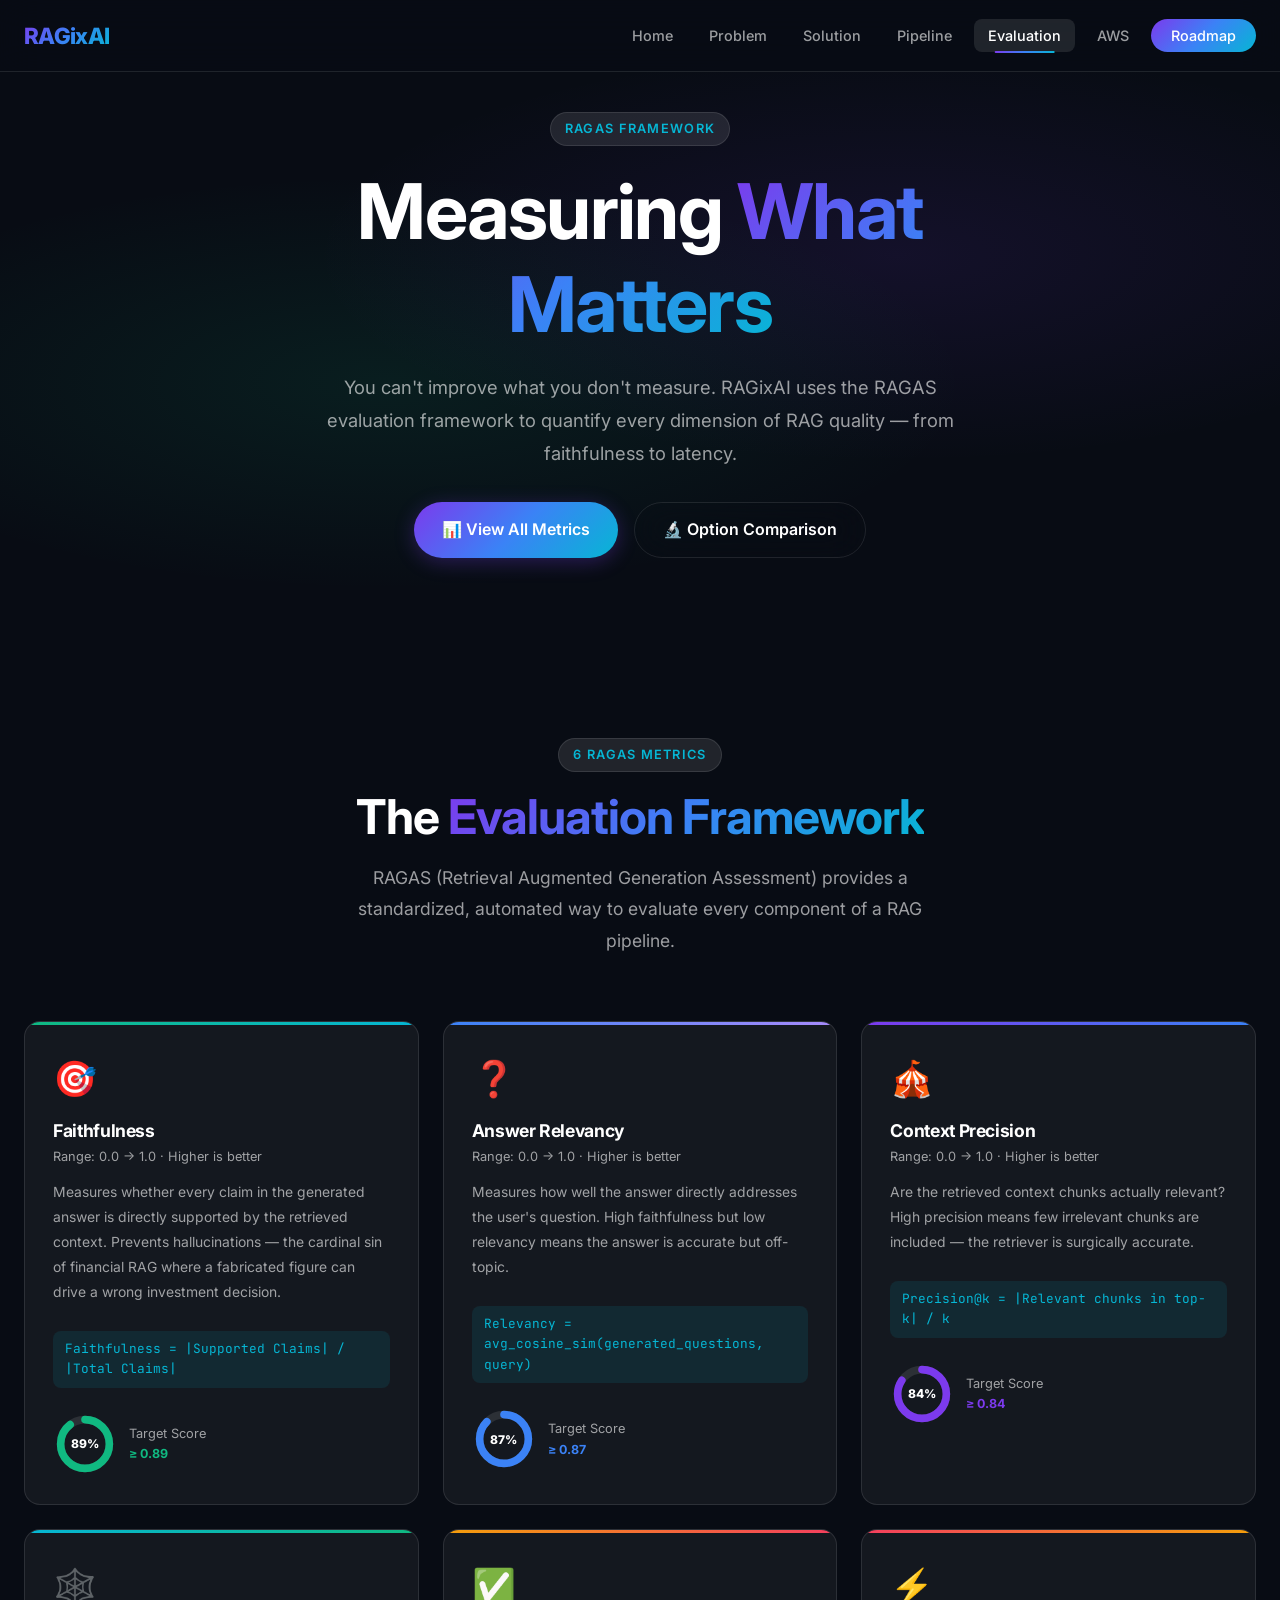
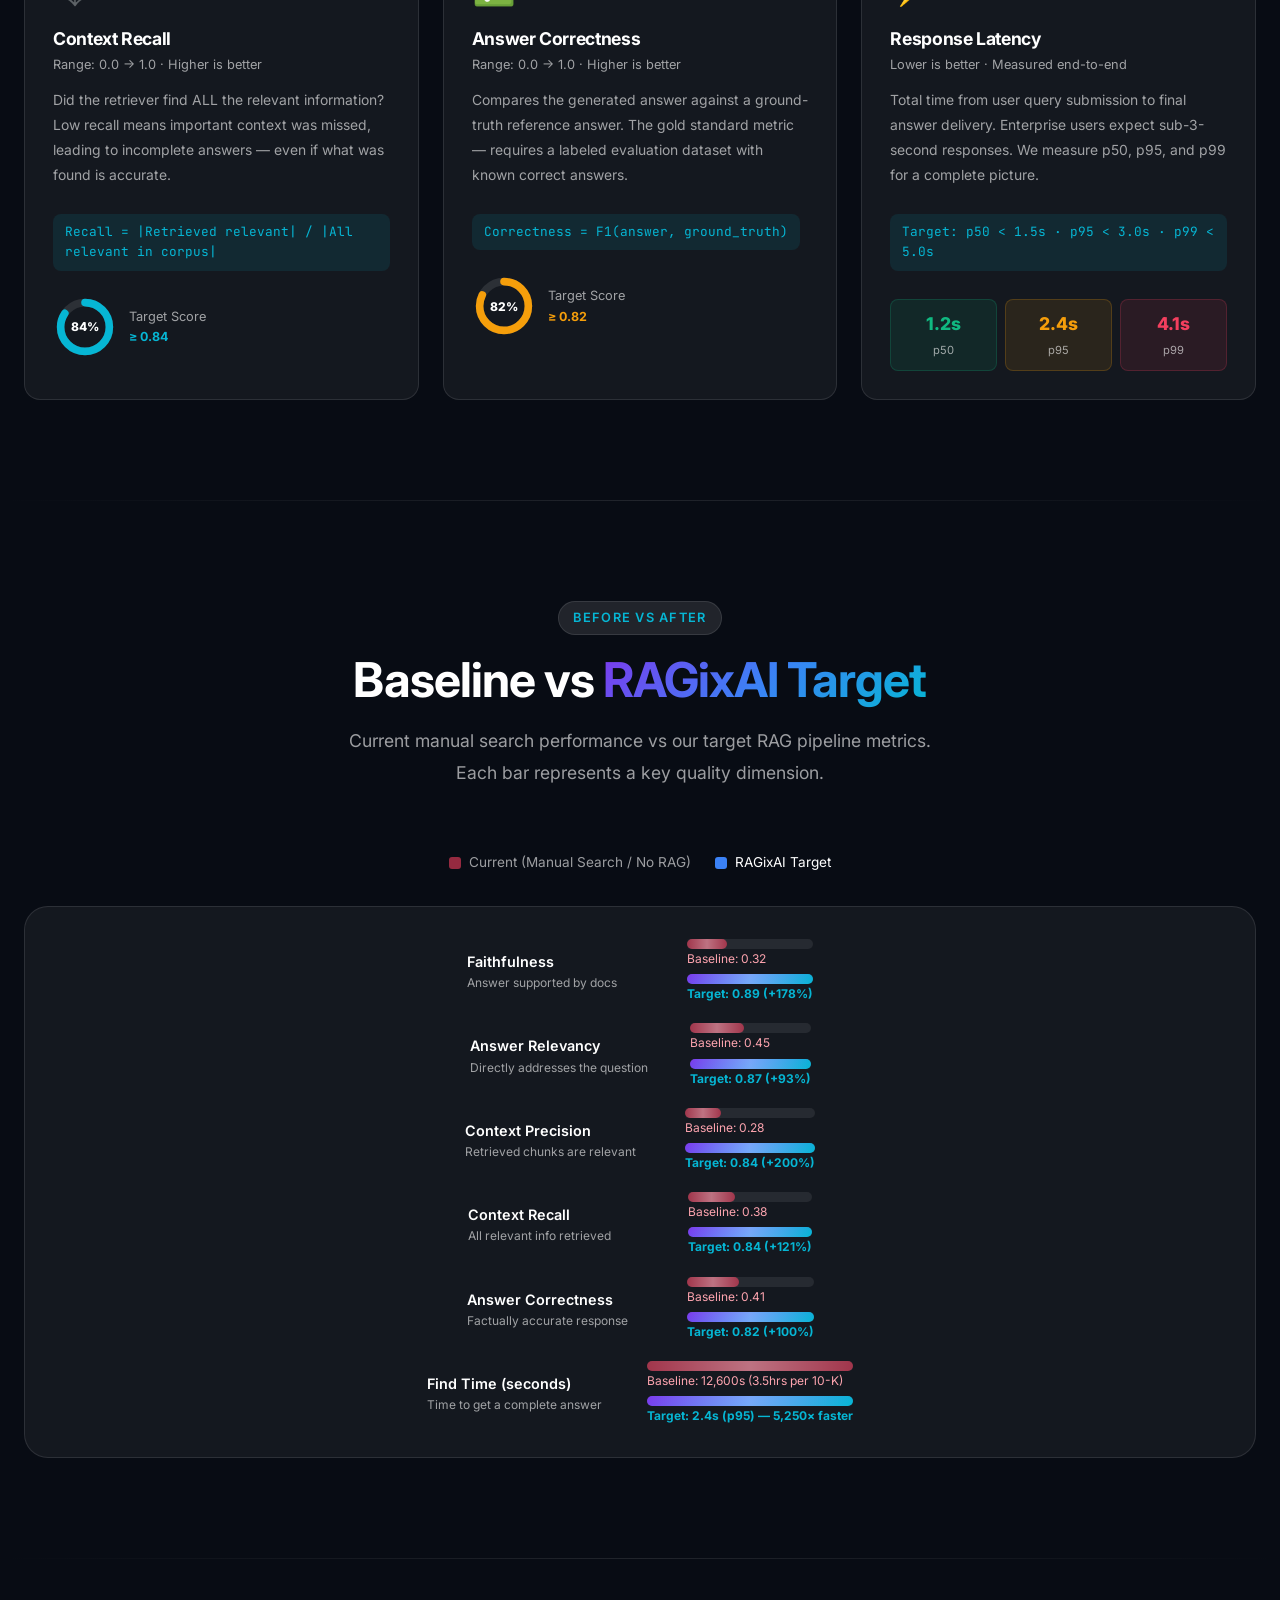
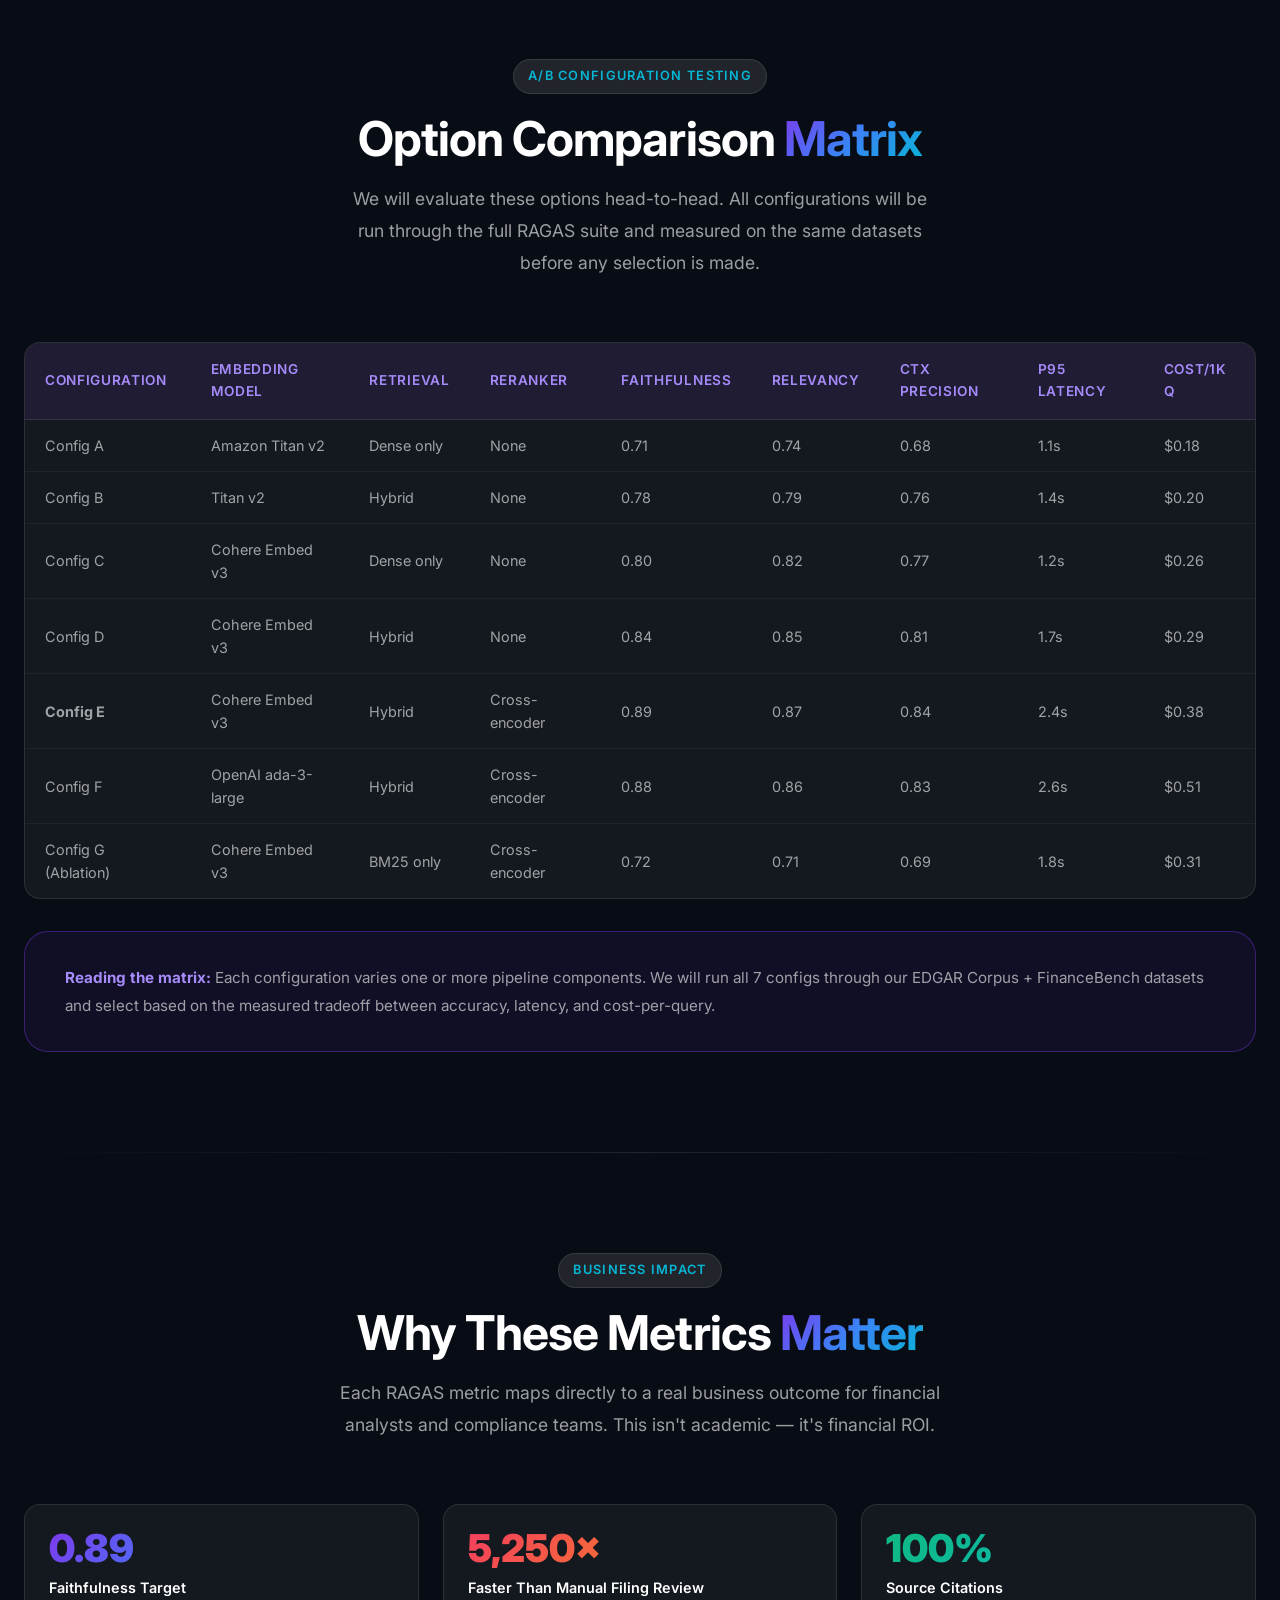
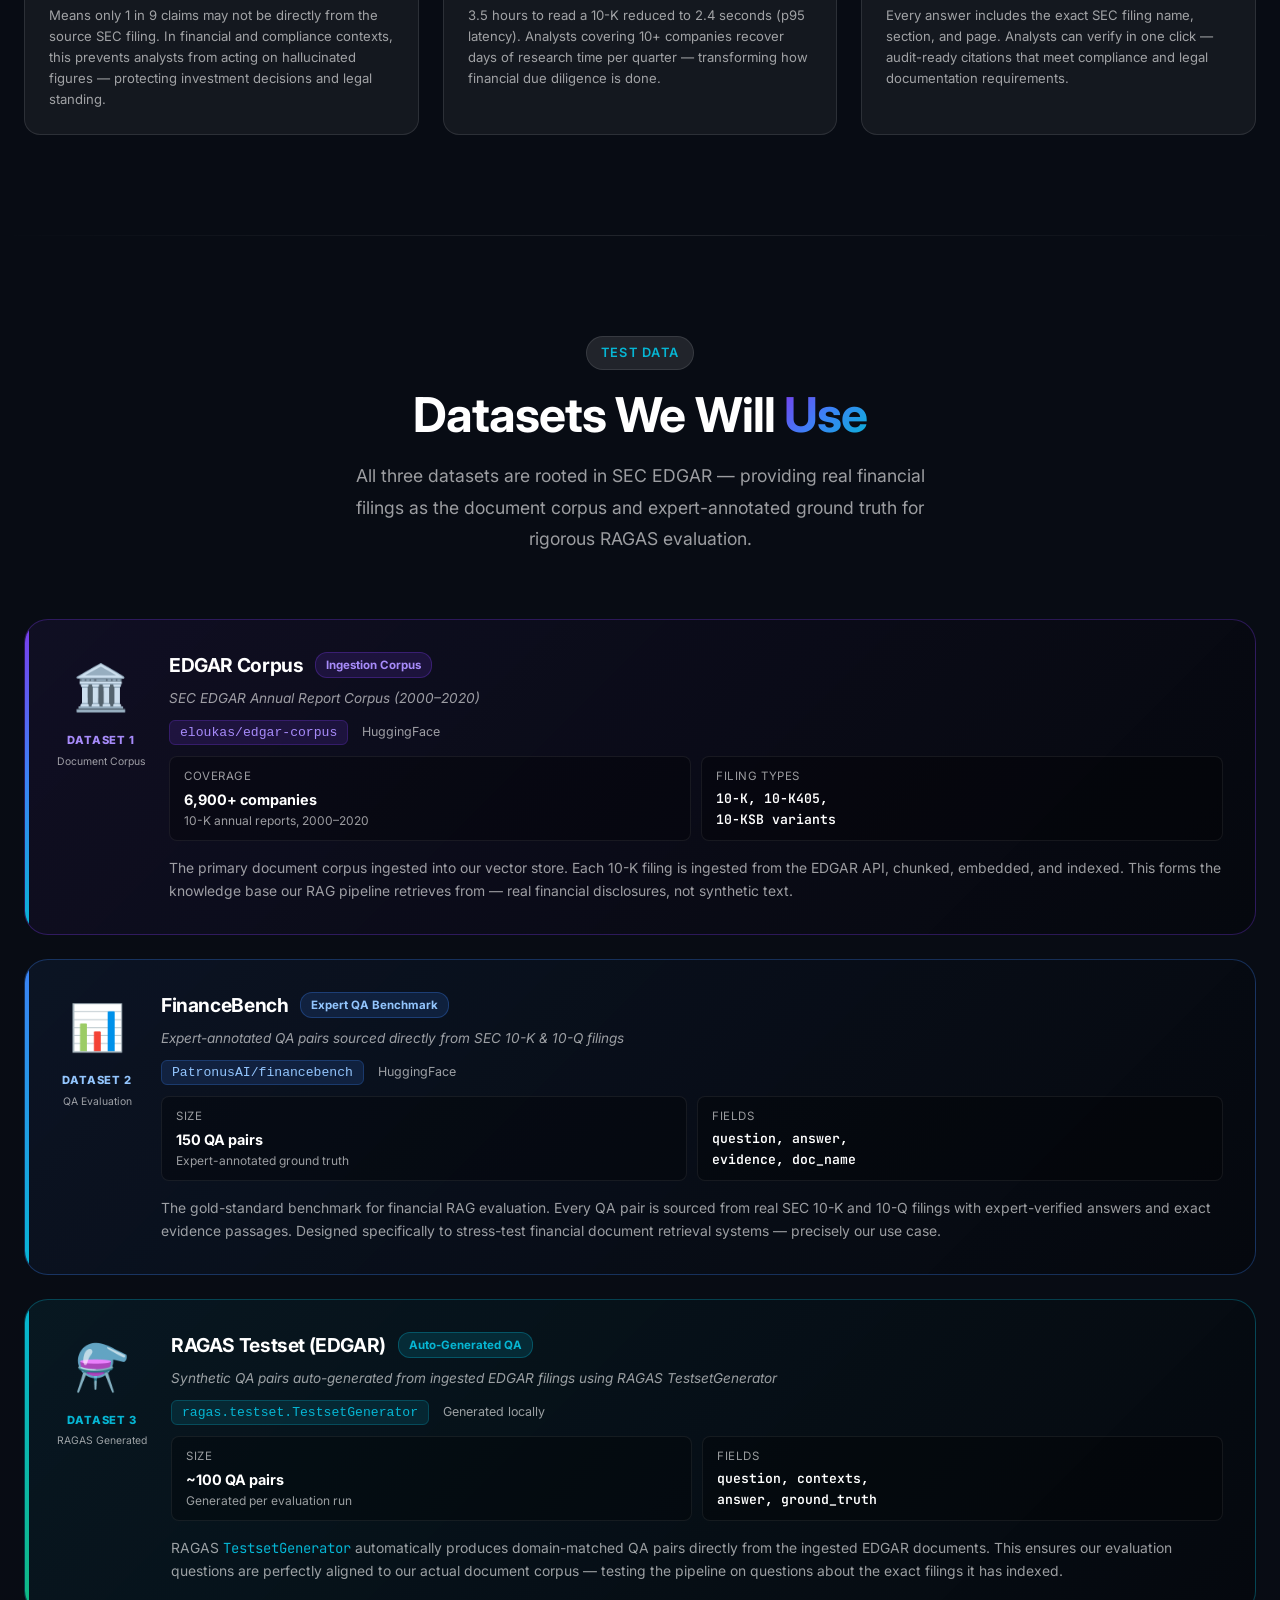
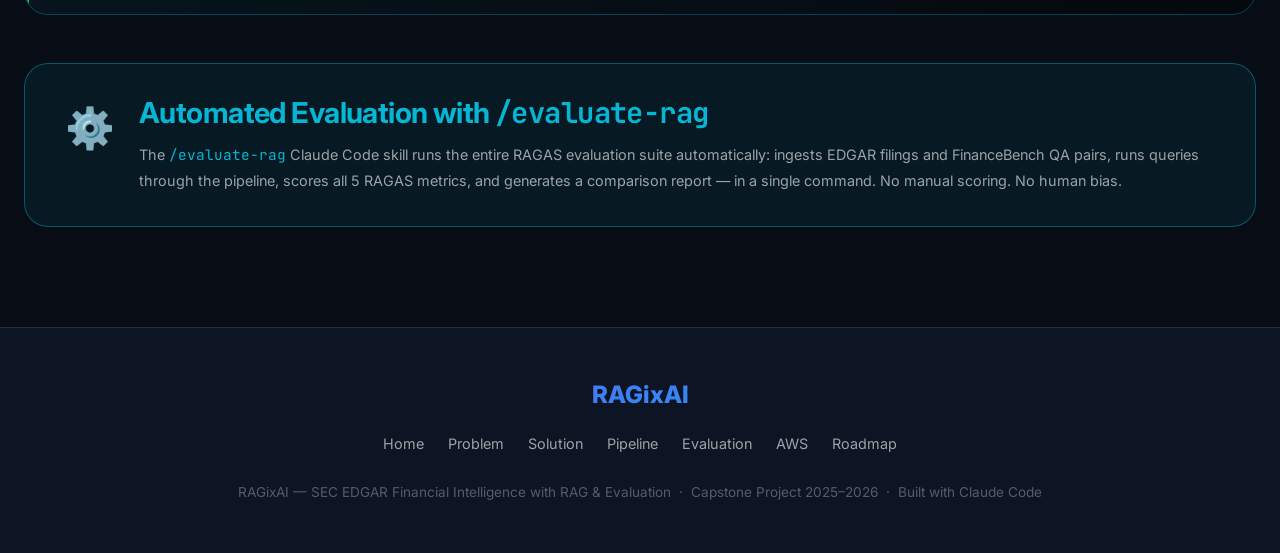
<file: evaluation.html>
<!DOCTYPE html>
<html lang="en">
<head>
  <meta charset="UTF-8" />
  <meta name="viewport" content="width=device-width, initial-scale=1.0" />
  <title>Evaluation — RAGixAI</title>
  <link rel="preconnect" href="https://fonts.googleapis.com" />
  <link href="https://fonts.googleapis.com/css2?family=Inter:wght@400;500;600;700;800&family=JetBrains+Mono:wght@400;700&display=swap" rel="stylesheet" />
  <link rel="stylesheet" href="css/style.css" />
  <style>
    /* ---- Evaluation Hero ---- */
    .eval-hero {
      min-height: 65vh;
      display: flex;
      align-items: center;
      justify-content: center;
      text-align: center;
      padding: calc(var(--nav-height) + 40px) 24px 80px;
      position: relative;
      overflow: hidden;
    }

    .eval-hero::before {
      content: '';
      position: absolute;
      inset: 0;
      background:
        radial-gradient(ellipse 70% 50% at 30% 60%, rgba(16, 185, 129, 0.1) 0%, transparent 65%),
        radial-gradient(ellipse 70% 50% at 70% 40%, rgba(124, 58, 237, 0.1) 0%, transparent 65%);
    }

    /* ---- RAGAS Metric Card ---- */
    .ragas-card {
      padding: 28px;
      border-radius: var(--border-radius);
      background: var(--glass-bg);
      border: 1px solid var(--glass-border);
      transition: var(--transition);
      position: relative;
      overflow: hidden;
    }

    .ragas-card::before {
      content: '';
      position: absolute;
      top: 0; left: 0; right: 0;
      height: 3px;
      transition: var(--transition);
    }

    .ragas-card-1::before { background: linear-gradient(90deg, var(--emerald), var(--cyan)); }
    .ragas-card-2::before { background: linear-gradient(90deg, var(--electric-blue), var(--lavender)); }
    .ragas-card-3::before { background: linear-gradient(90deg, var(--purple), var(--electric-blue)); }
    .ragas-card-4::before { background: linear-gradient(90deg, var(--cyan), var(--emerald)); }
    .ragas-card-5::before { background: linear-gradient(90deg, var(--amber), var(--coral)); }
    .ragas-card-6::before { background: linear-gradient(90deg, var(--coral), var(--amber)); }

    .ragas-card:hover {
      transform: translateY(-6px);
      background: var(--bg-card-hover);
      box-shadow: 0 16px 50px rgba(0,0,0,0.4);
    }

    .ragas-icon {
      font-size: 2.2rem;
      margin-bottom: 14px;
      display: block;
    }

    .ragas-card h3 {
      font-size: 1.1rem;
      margin-bottom: 6px;
    }

    .ragas-range {
      font-size: 0.8rem;
      color: var(--white-60);
      margin-bottom: 12px;
    }

    .ragas-card p {
      font-size: 0.87rem;
      margin-bottom: 14px;
    }

    /* ---- Score Gauge ---- */
    .score-gauge {
      display: flex;
      align-items: center;
      gap: 12px;
      margin-top: 12px;
    }

    .gauge-ring-wrap {
      position: relative;
      width: 64px;
      height: 64px;
    }

    .gauge-ring-wrap svg {
      width: 100%;
      height: 100%;
      transform: rotate(-90deg);
    }

    .gauge-track {
      fill: none;
      stroke: rgba(255,255,255,0.1);
      stroke-width: 5;
    }

    .gauge-fill {
      fill: none;
      stroke-width: 5;
      stroke-linecap: round;
      transition: stroke-dashoffset 1.5s cubic-bezier(0.4,0,0.2,1);
    }

    .gauge-value {
      position: absolute;
      inset: 0;
      display: flex;
      align-items: center;
      justify-content: center;
      font-size: 0.75rem;
      font-weight: 800;
      color: var(--white);
    }

    .gauge-label {
      font-size: 0.8rem;
      color: var(--white-60);
      flex: 1;
    }

    .gauge-target {
      font-size: 0.78rem;
      font-weight: 700;
    }

    /* ---- Baseline vs Target Chart ---- */
    .metric-bar-chart {
      display: flex;
      flex-direction: column;
      gap: 20px;
      padding: 32px;
      background: var(--glass-bg);
      border: 1px solid var(--glass-border);
      border-radius: var(--border-radius-lg);
    }

    .metric-bar-row {
      display: grid;
      grid-template-columns: 200px 1fr;
      align-items: center;
      gap: 20px;
    }

    .metric-bar-name {
      font-size: 0.9rem;
      font-weight: 600;
      color: var(--white);
    }

    .metric-bar-pair {
      display: flex;
      flex-direction: column;
      gap: 6px;
    }

    .metric-bar-track {
      height: 10px;
      background: rgba(255,255,255,0.08);
      border-radius: 10px;
      overflow: visible;
      position: relative;
    }

    .metric-bar-fill {
      height: 100%;
      border-radius: 10px;
      transition: width 1.8s cubic-bezier(0.4,0,0.2,1);
      position: relative;
    }

    .metric-bar-fill.baseline {
      background: rgba(244, 63, 94, 0.6);
    }

    .metric-bar-fill.target {
      background: var(--gradient-primary);
    }

    .metric-bar-labels {
      display: flex;
      gap: 16px;
      font-size: 0.75rem;
    }

    .bar-label-baseline {
      color: #FDA4AF;
    }

    .bar-label-target {
      color: var(--cyan);
      font-weight: 700;
    }

    /* ---- Comparison Matrix ---- */
    .matrix-highlight {
      background: rgba(124, 58, 237, 0.1) !important;
      border-left: 3px solid var(--purple);
    }

    .matrix-star {
      color: var(--amber);
      font-size: 0.9rem;
    }

    /* ---- Score Impact Cards ---- */
    .impact-card {
      padding: 24px;
      border-radius: var(--border-radius);
      background: var(--glass-bg);
      border: 1px solid var(--glass-border);
      transition: var(--transition);
    }

    .impact-card:hover {
      transform: translateY(-4px);
      border-color: rgba(16, 185, 129, 0.3);
    }

    .impact-number {
      font-size: 2.4rem;
      font-weight: 900;
      line-height: 1;
      margin-bottom: 8px;
      background: var(--gradient-primary);
      -webkit-background-clip: text;
      -webkit-text-fill-color: transparent;
      background-clip: text;
    }

    .impact-label {
      font-size: 0.9rem;
      font-weight: 600;
      margin-bottom: 6px;
      color: var(--white);
    }

    .impact-desc {
      font-size: 0.82rem;
      color: var(--white-60);
    }

    /* ---- Dataset Card ---- */
    .dataset-card {
      padding: 28px;
      border-radius: var(--border-radius);
      background: var(--glass-bg);
      border: 1px solid var(--glass-border);
      transition: var(--transition);
    }

    .dataset-card:hover {
      border-color: rgba(6, 182, 212, 0.3);
      background: var(--bg-card-hover);
    }

    .dataset-tag {
      display: inline-block;
      padding: 4px 12px;
      border-radius: 20px;
      font-size: 0.75rem;
      font-weight: 700;
      margin-bottom: 12px;
    }

    /* ---- Legend ---- */
    .legend-dot {
      width: 12px;
      height: 12px;
      border-radius: 3px;
      flex-shrink: 0;
    }

    @media (max-width: 768px) {
      .metric-bar-row { grid-template-columns: 1fr; }
      .metric-bar-name { font-size: 0.85rem; }
    }
  </style>
</head>
<body>

<!-- Navigation -->
<nav class="nav" id="main-nav">
  <div class="nav-container">
    <a href="index.html" class="nav-logo">RAGixAI</a>
    <ul class="nav-links">
      <li><a href="index.html">Home</a></li>
      <li><a href="problem.html">Problem</a></li>
      <li><a href="solution.html">Solution</a></li>
      <li><a href="pipeline.html">Pipeline</a></li>
      <li><a href="evaluation.html">Evaluation</a></li>
      <li><a href="aws.html">AWS</a></li>
      <li><a href="roadmap.html" class="nav-cta">Roadmap</a></li>
    </ul>
    <div class="nav-toggle" id="nav-toggle"><span></span><span></span><span></span></div>
  </div>
</nav>

<!-- Hero -->
<section class="eval-hero">
  <div style="position:relative; z-index:2; max-width:800px;">
    <div class="section-tag" style="margin-bottom:20px;">RAGAS Framework</div>
    <h1 style="margin-bottom:20px;">
      Measuring <span class="gradient-text">What Matters</span>
    </h1>
    <p style="font-size:1.15rem; color:var(--white-60); max-width:650px; margin:0 auto 32px;">
      You can't improve what you don't measure. RAGixAI uses the RAGAS evaluation framework
      to quantify every dimension of RAG quality — from faithfulness to latency.
    </p>
    <div style="display:flex; gap:16px; justify-content:center; flex-wrap:wrap;">
      <a href="#metrics" class="btn btn-primary btn-glow">📊 View All Metrics</a>
      <a href="#matrix" class="btn btn-outline">🔬 Option Comparison</a>
    </div>
  </div>
</section>

<!-- ============================================================ -->
<!-- RAGAS METRICS -->
<!-- ============================================================ -->
<section class="section" id="metrics">
  <div class="section-header hidden">
    <div class="section-tag">6 RAGAS Metrics</div>
    <h2>The <span class="gradient-text">Evaluation Framework</span></h2>
    <p>RAGAS (Retrieval Augmented Generation Assessment) provides a standardized, automated way to evaluate every component of a RAG pipeline.</p>
  </div>

  <div class="cards-grid-3">
    <!-- Metric 1: Faithfulness -->
    <div class="ragas-card ragas-card-1 hidden delay-1">
      <span class="ragas-icon">🎯</span>
      <h3>Faithfulness</h3>
      <div class="ragas-range">Range: 0.0 → 1.0 · Higher is better</div>
      <p>Measures whether every claim in the generated answer is directly supported by the retrieved context. Prevents hallucinations — the cardinal sin of financial RAG where a fabricated figure can drive a wrong investment decision.</p>
      <div class="metric-formula">Faithfulness = |Supported Claims| / |Total Claims|</div>
      <div class="score-gauge">
        <div class="gauge-ring-wrap">
          <svg viewBox="0 0 42 42">
            <circle class="gauge-track" cx="21" cy="21" r="16"/>
            <circle class="gauge-fill" cx="21" cy="21" r="16"
              stroke="#10B981"
              stroke-dasharray="100.53"
              stroke-dashoffset="11.06"
              style="stroke-dashoffset:11.06;"/>
          </svg>
          <div class="gauge-value">89%</div>
        </div>
        <div>
          <div class="gauge-label">Target Score</div>
          <div class="gauge-target" style="color:var(--emerald);">≥ 0.89</div>
        </div>
      </div>
    </div>

    <!-- Metric 2: Answer Relevancy -->
    <div class="ragas-card ragas-card-2 hidden delay-2">
      <span class="ragas-icon">❓</span>
      <h3>Answer Relevancy</h3>
      <div class="ragas-range">Range: 0.0 → 1.0 · Higher is better</div>
      <p>Measures how well the answer directly addresses the user's question. High faithfulness but low relevancy means the answer is accurate but off-topic.</p>
      <div class="metric-formula">Relevancy = avg_cosine_sim(generated_questions, query)</div>
      <div class="score-gauge">
        <div class="gauge-ring-wrap">
          <svg viewBox="0 0 42 42">
            <circle class="gauge-track" cx="21" cy="21" r="16"/>
            <circle class="gauge-fill" cx="21" cy="21" r="16"
              stroke="#3B82F6"
              stroke-dasharray="100.53"
              stroke-dashoffset="13.07"/>
          </svg>
          <div class="gauge-value">87%</div>
        </div>
        <div>
          <div class="gauge-label">Target Score</div>
          <div class="gauge-target" style="color:var(--electric-blue);">≥ 0.87</div>
        </div>
      </div>
    </div>

    <!-- Metric 3: Context Precision -->
    <div class="ragas-card ragas-card-3 hidden delay-3">
      <span class="ragas-icon">🎪</span>
      <h3>Context Precision</h3>
      <div class="ragas-range">Range: 0.0 → 1.0 · Higher is better</div>
      <p>Are the retrieved context chunks actually relevant? High precision means few irrelevant chunks are included — the retriever is surgically accurate.</p>
      <div class="metric-formula">Precision@k = |Relevant chunks in top-k| / k</div>
      <div class="score-gauge">
        <div class="gauge-ring-wrap">
          <svg viewBox="0 0 42 42">
            <circle class="gauge-track" cx="21" cy="21" r="16"/>
            <circle class="gauge-fill" cx="21" cy="21" r="16"
              stroke="#7C3AED"
              stroke-dasharray="100.53"
              stroke-dashoffset="16.09"/>
          </svg>
          <div class="gauge-value">84%</div>
        </div>
        <div>
          <div class="gauge-label">Target Score</div>
          <div class="gauge-target" style="color:var(--purple);">≥ 0.84</div>
        </div>
      </div>
    </div>

    <!-- Metric 4: Context Recall -->
    <div class="ragas-card ragas-card-4 hidden delay-1">
      <span class="ragas-icon">🕸️</span>
      <h3>Context Recall</h3>
      <div class="ragas-range">Range: 0.0 → 1.0 · Higher is better</div>
      <p>Did the retriever find ALL the relevant information? Low recall means important context was missed, leading to incomplete answers — even if what was found is accurate.</p>
      <div class="metric-formula">Recall = |Retrieved relevant| / |All relevant in corpus|</div>
      <div class="score-gauge">
        <div class="gauge-ring-wrap">
          <svg viewBox="0 0 42 42">
            <circle class="gauge-track" cx="21" cy="21" r="16"/>
            <circle class="gauge-fill" cx="21" cy="21" r="16"
              stroke="#06B6D4"
              stroke-dasharray="100.53"
              stroke-dashoffset="16.09"/>
          </svg>
          <div class="gauge-value">84%</div>
        </div>
        <div>
          <div class="gauge-label">Target Score</div>
          <div class="gauge-target" style="color:var(--cyan);">≥ 0.84</div>
        </div>
      </div>
    </div>

    <!-- Metric 5: Answer Correctness -->
    <div class="ragas-card ragas-card-5 hidden delay-2">
      <span class="ragas-icon">✅</span>
      <h3>Answer Correctness</h3>
      <div class="ragas-range">Range: 0.0 → 1.0 · Higher is better</div>
      <p>Compares the generated answer against a ground-truth reference answer. The gold standard metric — requires a labeled evaluation dataset with known correct answers.</p>
      <div class="metric-formula">Correctness = F1(answer, ground_truth)</div>
      <div class="score-gauge">
        <div class="gauge-ring-wrap">
          <svg viewBox="0 0 42 42">
            <circle class="gauge-track" cx="21" cy="21" r="16"/>
            <circle class="gauge-fill" cx="21" cy="21" r="16"
              stroke="#F59E0B"
              stroke-dasharray="100.53"
              stroke-dashoffset="18.1"/>
          </svg>
          <div class="gauge-value">82%</div>
        </div>
        <div>
          <div class="gauge-label">Target Score</div>
          <div class="gauge-target" style="color:var(--amber);">≥ 0.82</div>
        </div>
      </div>
    </div>

    <!-- Metric 6: Latency -->
    <div class="ragas-card ragas-card-6 hidden delay-3">
      <span class="ragas-icon">⚡</span>
      <h3>Response Latency</h3>
      <div class="ragas-range">Lower is better · Measured end-to-end</div>
      <p>Total time from user query submission to final answer delivery. Enterprise users expect sub-3-second responses. We measure p50, p95, and p99 for a complete picture.</p>
      <div class="metric-formula">Target: p50 &lt; 1.5s · p95 &lt; 3.0s · p99 &lt; 5.0s</div>
      <div style="display:grid; grid-template-columns:repeat(3,1fr); gap:8px; margin-top:16px;">
        <div style="text-align:center; padding:10px; background:rgba(16,185,129,0.1); border:1px solid rgba(16,185,129,0.2); border-radius:8px;">
          <div style="font-size:1.1rem; font-weight:800; color:var(--emerald);">1.2s</div>
          <div style="font-size:0.7rem; color:var(--white-60); margin-top:4px;">p50</div>
        </div>
        <div style="text-align:center; padding:10px; background:rgba(245,158,11,0.1); border:1px solid rgba(245,158,11,0.2); border-radius:8px;">
          <div style="font-size:1.1rem; font-weight:800; color:var(--amber);">2.4s</div>
          <div style="font-size:0.7rem; color:var(--white-60); margin-top:4px;">p95</div>
        </div>
        <div style="text-align:center; padding:10px; background:rgba(244,63,94,0.1); border:1px solid rgba(244,63,94,0.2); border-radius:8px;">
          <div style="font-size:1.1rem; font-weight:800; color:var(--coral);">4.1s</div>
          <div style="font-size:0.7rem; color:var(--white-60); margin-top:4px;">p99</div>
        </div>
      </div>
    </div>
  </div>
</section>

<div class="divider"></div>

<!-- ============================================================ -->
<!-- BASELINE vs TARGET -->
<!-- ============================================================ -->
<section class="section">
  <div class="section-header hidden">
    <div class="section-tag">Before vs After</div>
    <h2>Baseline vs <span class="gradient-text">RAGixAI Target</span></h2>
    <p>Current manual search performance vs our target RAG pipeline metrics. Each bar represents a key quality dimension.</p>
  </div>

  <!-- Legend -->
  <div style="display:flex; gap:24px; justify-content:center; margin-bottom:32px;" class="hidden">
    <div style="display:flex; align-items:center; gap:8px;">
      <div class="legend-dot" style="background:rgba(244,63,94,0.6);"></div>
      <span style="font-size:0.85rem; color:var(--white-60);">Current (Manual Search / No RAG)</span>
    </div>
    <div style="display:flex; align-items:center; gap:8px;">
      <div class="legend-dot" style="background:var(--electric-blue);"></div>
      <span style="font-size:0.85rem; color:var(--white);">RAGixAI Target</span>
    </div>
  </div>

  <div class="metric-bar-chart hidden score-bar-item" style="gap:20px;">
    <div class="metric-bar-row score-bar-item">
      <div>
        <div class="metric-bar-name">Faithfulness</div>
        <div style="font-size:0.75rem; color:var(--white-60);">Answer supported by docs</div>
      </div>
      <div class="metric-bar-pair">
        <div>
          <div class="metric-bar-track">
            <div class="metric-bar-fill baseline score-bar-fill" data-width="32%"></div>
          </div>
          <div class="metric-bar-labels"><span class="bar-label-baseline">Baseline: 0.32</span></div>
        </div>
        <div>
          <div class="metric-bar-track">
            <div class="metric-bar-fill target score-bar-fill" data-width="89%"></div>
          </div>
          <div class="metric-bar-labels"><span class="bar-label-target">Target: 0.89 (+178%)</span></div>
        </div>
      </div>
    </div>

    <div class="metric-bar-row score-bar-item">
      <div>
        <div class="metric-bar-name">Answer Relevancy</div>
        <div style="font-size:0.75rem; color:var(--white-60);">Directly addresses the question</div>
      </div>
      <div class="metric-bar-pair">
        <div>
          <div class="metric-bar-track">
            <div class="metric-bar-fill baseline score-bar-fill" data-width="45%"></div>
          </div>
          <div class="metric-bar-labels"><span class="bar-label-baseline">Baseline: 0.45</span></div>
        </div>
        <div>
          <div class="metric-bar-track">
            <div class="metric-bar-fill target score-bar-fill" data-width="87%"></div>
          </div>
          <div class="metric-bar-labels"><span class="bar-label-target">Target: 0.87 (+93%)</span></div>
        </div>
      </div>
    </div>

    <div class="metric-bar-row score-bar-item">
      <div>
        <div class="metric-bar-name">Context Precision</div>
        <div style="font-size:0.75rem; color:var(--white-60);">Retrieved chunks are relevant</div>
      </div>
      <div class="metric-bar-pair">
        <div>
          <div class="metric-bar-track">
            <div class="metric-bar-fill baseline score-bar-fill" data-width="28%"></div>
          </div>
          <div class="metric-bar-labels"><span class="bar-label-baseline">Baseline: 0.28</span></div>
        </div>
        <div>
          <div class="metric-bar-track">
            <div class="metric-bar-fill target score-bar-fill" data-width="84%"></div>
          </div>
          <div class="metric-bar-labels"><span class="bar-label-target">Target: 0.84 (+200%)</span></div>
        </div>
      </div>
    </div>

    <div class="metric-bar-row score-bar-item">
      <div>
        <div class="metric-bar-name">Context Recall</div>
        <div style="font-size:0.75rem; color:var(--white-60);">All relevant info retrieved</div>
      </div>
      <div class="metric-bar-pair">
        <div>
          <div class="metric-bar-track">
            <div class="metric-bar-fill baseline score-bar-fill" data-width="38%"></div>
          </div>
          <div class="metric-bar-labels"><span class="bar-label-baseline">Baseline: 0.38</span></div>
        </div>
        <div>
          <div class="metric-bar-track">
            <div class="metric-bar-fill target score-bar-fill" data-width="84%"></div>
          </div>
          <div class="metric-bar-labels"><span class="bar-label-target">Target: 0.84 (+121%)</span></div>
        </div>
      </div>
    </div>

    <div class="metric-bar-row score-bar-item">
      <div>
        <div class="metric-bar-name">Answer Correctness</div>
        <div style="font-size:0.75rem; color:var(--white-60);">Factually accurate response</div>
      </div>
      <div class="metric-bar-pair">
        <div>
          <div class="metric-bar-track">
            <div class="metric-bar-fill baseline score-bar-fill" data-width="41%"></div>
          </div>
          <div class="metric-bar-labels"><span class="bar-label-baseline">Baseline: 0.41</span></div>
        </div>
        <div>
          <div class="metric-bar-track">
            <div class="metric-bar-fill target score-bar-fill" data-width="82%"></div>
          </div>
          <div class="metric-bar-labels"><span class="bar-label-target">Target: 0.82 (+100%)</span></div>
        </div>
      </div>
    </div>

    <div class="metric-bar-row score-bar-item">
      <div>
        <div class="metric-bar-name">Find Time (seconds)</div>
        <div style="font-size:0.75rem; color:var(--white-60);">Time to get a complete answer</div>
      </div>
      <div class="metric-bar-pair">
        <div>
          <div class="metric-bar-track">
            <div class="metric-bar-fill baseline score-bar-fill" data-width="100%" style="background:rgba(244,63,94,0.6);"></div>
          </div>
          <div class="metric-bar-labels"><span class="bar-label-baseline">Baseline: 12,600s (3.5hrs per 10-K)</span></div>
        </div>
        <div>
          <div class="metric-bar-track">
            <div class="metric-bar-fill target score-bar-fill" data-width="0.04%"></div>
          </div>
          <div class="metric-bar-labels"><span class="bar-label-target">Target: 2.4s (p95) — 5,250× faster</span></div>
        </div>
      </div>
    </div>
  </div>
</section>

<div class="divider"></div>

<!-- ============================================================ -->
<!-- OPTION COMPARISON MATRIX -->
<!-- ============================================================ -->
<section class="section" id="matrix">
  <div class="section-header hidden">
    <div class="section-tag">A/B Configuration Testing</div>
    <h2>Option Comparison <span class="gradient-text">Matrix</span></h2>
    <p>We will evaluate these options head-to-head. All configurations will be run through the full RAGAS suite and measured on the same datasets before any selection is made.</p>
  </div>

  <div class="hidden" style="overflow-x:auto;">
    <table class="comparison-table" style="min-width:900px;">
      <thead>
        <tr>
          <th>Configuration</th>
          <th>Embedding Model</th>
          <th>Retrieval</th>
          <th>Reranker</th>
          <th>Faithfulness</th>
          <th>Relevancy</th>
          <th>Ctx Precision</th>
          <th>p95 Latency</th>
          <th>Cost/1K Q</th>
        </tr>
      </thead>
      <tbody>
        <tr>
          <td>Config A</td>
          <td>Amazon Titan v2</td>
          <td>Dense only</td>
          <td>None</td>
          <td>0.71</td>
          <td>0.74</td>
          <td>0.68</td>
          <td>1.1s</td>
          <td>$0.18</td>
        </tr>
        <tr>
          <td>Config B</td>
          <td>Titan v2</td>
          <td>Hybrid</td>
          <td>None</td>
          <td>0.78</td>
          <td>0.79</td>
          <td>0.76</td>
          <td>1.4s</td>
          <td>$0.20</td>
        </tr>
        <tr>
          <td>Config C</td>
          <td>Cohere Embed v3</td>
          <td>Dense only</td>
          <td>None</td>
          <td>0.80</td>
          <td>0.82</td>
          <td>0.77</td>
          <td>1.2s</td>
          <td>$0.26</td>
        </tr>
        <tr>
          <td>Config D</td>
          <td>Cohere Embed v3</td>
          <td>Hybrid</td>
          <td>None</td>
          <td>0.84</td>
          <td>0.85</td>
          <td>0.81</td>
          <td>1.7s</td>
          <td>$0.29</td>
        </tr>
        <tr>
          <td><strong>Config E</strong></td>
          <td>Cohere Embed v3</td>
          <td>Hybrid</td>
          <td>Cross-encoder</td>
          <td>0.89</td>
          <td>0.87</td>
          <td>0.84</td>
          <td>2.4s</td>
          <td>$0.38</td>
        </tr>
        <tr>
          <td>Config F</td>
          <td>OpenAI ada-3-large</td>
          <td>Hybrid</td>
          <td>Cross-encoder</td>
          <td>0.88</td>
          <td>0.86</td>
          <td>0.83</td>
          <td>2.6s</td>
          <td>$0.51</td>
        </tr>
        <tr>
          <td>Config G (Ablation)</td>
          <td>Cohere Embed v3</td>
          <td>BM25 only</td>
          <td>Cross-encoder</td>
          <td>0.72</td>
          <td>0.71</td>
          <td>0.69</td>
          <td>1.8s</td>
          <td>$0.31</td>
        </tr>
      </tbody>
    </table>
  </div>

  <div class="callout callout-purple mt-32 hidden">
    <p style="font-size:0.95rem; color:var(--white-60); margin:0;">
      <strong style="color:var(--lavender);">Reading the matrix:</strong> Each configuration varies one or more pipeline components. We will run all 7 configs through our EDGAR Corpus + FinanceBench datasets and select based on the measured tradeoff between accuracy, latency, and cost-per-query.
    </p>
  </div>
</section>

<div class="divider"></div>

<!-- ============================================================ -->
<!-- WHY METRICS MATTER (BUSINESS IMPACT) -->
<!-- ============================================================ -->
<section class="section">
  <div class="section-header hidden">
    <div class="section-tag">Business Impact</div>
    <h2>Why These Metrics <span class="gradient-text">Matter</span></h2>
    <p>Each RAGAS metric maps directly to a real business outcome for financial analysts and compliance teams. This isn't academic — it's financial ROI.</p>
  </div>

  <div class="cards-grid-3">
    <div class="impact-card hidden delay-1">
      <div class="impact-number">0.89</div>
      <div class="impact-label">Faithfulness Target</div>
      <div class="impact-desc">Means only 1 in 9 claims may not be directly from the source SEC filing. In financial and compliance contexts, this prevents analysts from acting on hallucinated figures — protecting investment decisions and legal standing.</div>
    </div>
    <div class="impact-card hidden delay-2">
      <div class="impact-number" style="background:var(--gradient-warm); -webkit-background-clip:text; -webkit-text-fill-color:transparent; background-clip:text;">5,250×</div>
      <div class="impact-label">Faster Than Manual Filing Review</div>
      <div class="impact-desc">3.5 hours to read a 10-K reduced to 2.4 seconds (p95 latency). Analysts covering 10+ companies recover days of research time per quarter — transforming how financial due diligence is done.</div>
    </div>
    <div class="impact-card hidden delay-3">
      <div class="impact-number" style="background:linear-gradient(135deg,var(--emerald),var(--cyan)); -webkit-background-clip:text; -webkit-text-fill-color:transparent; background-clip:text;">100%</div>
      <div class="impact-label">Source Citations</div>
      <div class="impact-desc">Every answer includes the exact SEC filing name, section, and page. Analysts can verify in one click — audit-ready citations that meet compliance and legal documentation requirements.</div>
    </div>
  </div>
</section>

<div class="divider"></div>

<!-- ============================================================ -->
<!-- EVALUATION DATASET -->
<!-- ============================================================ -->
<section class="section">
  <div class="section-header hidden">
    <div class="section-tag">Test Data</div>
    <h2>Datasets We Will <span class="gradient-text">Use</span></h2>
    <p>All three datasets are rooted in SEC EDGAR — providing real financial filings as the document corpus and expert-annotated ground truth for rigorous RAGAS evaluation.</p>
  </div>

  <!-- Dataset Cards -->
  <div style="display:flex; flex-direction:column; gap:24px;">

    <!-- Dataset 1: EDGAR Corpus -->
    <div class="hidden delay-1" style="border-radius:var(--border-radius-lg); background:linear-gradient(135deg, rgba(124,58,237,0.07) 0%, rgba(0,0,0,0.3) 100%); border:1px solid rgba(124,58,237,0.3); padding:32px; position:relative; overflow:hidden;">
      <div style="position:absolute; top:0; left:0; bottom:0; width:4px; background:var(--gradient-primary); border-radius:4px 0 0 4px;"></div>
      <div style="display:grid; grid-template-columns:auto 1fr; gap:24px; align-items:start;">
        <div style="text-align:center; min-width:80px;">
          <div style="font-size:2.8rem; margin-bottom:8px;">🏛️</div>
          <div style="font-size:0.7rem; font-weight:800; letter-spacing:0.08em; color:var(--lavender); text-transform:uppercase;">Dataset 1</div>
          <div style="font-size:0.65rem; color:var(--white-60); margin-top:4px;">Document Corpus</div>
        </div>
        <div>
          <div style="display:flex; align-items:center; gap:12px; flex-wrap:wrap; margin-bottom:10px;">
            <h3 style="font-size:1.2rem; margin:0;">EDGAR Corpus</h3>
            <span style="padding:3px 10px; border-radius:12px; font-size:0.72rem; font-weight:700; background:rgba(124,58,237,0.15); color:var(--lavender); border:1px solid rgba(124,58,237,0.3);">Ingestion Corpus</span>
          </div>
          <div style="font-size:0.85rem; color:var(--white-60); margin-bottom:8px; font-style:italic;">SEC EDGAR Annual Report Corpus (2000–2020)</div>
          <div style="margin-bottom:12px;">
            <code style="background:rgba(124,58,237,0.15); color:var(--lavender); padding:4px 10px; border-radius:6px; font-size:0.82rem; border:1px solid rgba(124,58,237,0.25);">eloukas/edgar-corpus</code>
            <span style="font-size:0.78rem; color:var(--white-60); margin-left:10px;">HuggingFace</span>
          </div>
          <div style="display:grid; grid-template-columns:repeat(auto-fit, minmax(180px, 1fr)); gap:10px; margin-bottom:16px;">
            <div style="padding:10px 14px; background:rgba(0,0,0,0.3); border:1px solid rgba(255,255,255,0.07); border-radius:8px;">
              <div style="font-size:0.72rem; color:var(--white-60); margin-bottom:3px; text-transform:uppercase; letter-spacing:0.05em;">Coverage</div>
              <div style="font-size:0.9rem; font-weight:700; color:var(--white);">6,900+ companies</div>
              <div style="font-size:0.75rem; color:var(--white-60);">10-K annual reports, 2000–2020</div>
            </div>
            <div style="padding:10px 14px; background:rgba(0,0,0,0.3); border:1px solid rgba(255,255,255,0.07); border-radius:8px;">
              <div style="font-size:0.72rem; color:var(--white-60); margin-bottom:3px; text-transform:uppercase; letter-spacing:0.05em;">Filing Types</div>
              <div style="font-size:0.82rem; font-weight:600; color:var(--white); font-family:var(--font-mono);">10-K, 10-K405,<br/>10-KSB variants</div>
            </div>
          </div>
          <p style="font-size:0.87rem; color:var(--white-60); margin:0; line-height:1.6;">The primary document corpus ingested into our vector store. Each 10-K filing is ingested from the EDGAR API, chunked, embedded, and indexed. This forms the knowledge base our RAG pipeline retrieves from — real financial disclosures, not synthetic text.</p>
        </div>
      </div>
    </div>

    <!-- Dataset 2: FinanceBench -->
    <div class="hidden delay-2" style="border-radius:var(--border-radius-lg); background:linear-gradient(135deg, rgba(59,130,246,0.07) 0%, rgba(0,0,0,0.3) 100%); border:1px solid rgba(59,130,246,0.3); padding:32px; position:relative; overflow:hidden;">
      <div style="position:absolute; top:0; left:0; bottom:0; width:4px; background:linear-gradient(180deg, var(--electric-blue), var(--cyan)); border-radius:4px 0 0 4px;"></div>
      <div style="display:grid; grid-template-columns:auto 1fr; gap:24px; align-items:start;">
        <div style="text-align:center; min-width:80px;">
          <div style="font-size:2.8rem; margin-bottom:8px;">📊</div>
          <div style="font-size:0.7rem; font-weight:800; letter-spacing:0.08em; color:#93C5FD; text-transform:uppercase;">Dataset 2</div>
          <div style="font-size:0.65rem; color:var(--white-60); margin-top:4px;">QA Evaluation</div>
        </div>
        <div>
          <div style="display:flex; align-items:center; gap:12px; flex-wrap:wrap; margin-bottom:10px;">
            <h3 style="font-size:1.2rem; margin:0;">FinanceBench</h3>
            <span style="padding:3px 10px; border-radius:12px; font-size:0.72rem; font-weight:700; background:rgba(59,130,246,0.15); color:#93C5FD; border:1px solid rgba(59,130,246,0.3);">Expert QA Benchmark</span>
          </div>
          <div style="font-size:0.85rem; color:var(--white-60); margin-bottom:8px; font-style:italic;">Expert-annotated QA pairs sourced directly from SEC 10-K &amp; 10-Q filings</div>
          <div style="margin-bottom:12px;">
            <code style="background:rgba(59,130,246,0.15); color:#93C5FD; padding:4px 10px; border-radius:6px; font-size:0.82rem; border:1px solid rgba(59,130,246,0.25);">PatronusAI/financebench</code>
            <span style="font-size:0.78rem; color:var(--white-60); margin-left:10px;">HuggingFace</span>
          </div>
          <div style="display:grid; grid-template-columns:repeat(auto-fit, minmax(180px, 1fr)); gap:10px; margin-bottom:16px;">
            <div style="padding:10px 14px; background:rgba(0,0,0,0.3); border:1px solid rgba(255,255,255,0.07); border-radius:8px;">
              <div style="font-size:0.72rem; color:var(--white-60); margin-bottom:3px; text-transform:uppercase; letter-spacing:0.05em;">Size</div>
              <div style="font-size:0.9rem; font-weight:700; color:var(--white);">150 QA pairs</div>
              <div style="font-size:0.75rem; color:var(--white-60);">Expert-annotated ground truth</div>
            </div>
            <div style="padding:10px 14px; background:rgba(0,0,0,0.3); border:1px solid rgba(255,255,255,0.07); border-radius:8px;">
              <div style="font-size:0.72rem; color:var(--white-60); margin-bottom:3px; text-transform:uppercase; letter-spacing:0.05em;">Fields</div>
              <div style="font-size:0.82rem; font-weight:600; color:var(--white); font-family:var(--font-mono);">question, answer,<br/>evidence, doc_name</div>
            </div>
          </div>
          <p style="font-size:0.87rem; color:var(--white-60); margin:0; line-height:1.6;">The gold-standard benchmark for financial RAG evaluation. Every QA pair is sourced from real SEC 10-K and 10-Q filings with expert-verified answers and exact evidence passages. Designed specifically to stress-test financial document retrieval systems — precisely our use case.</p>
        </div>
      </div>
    </div>

    <!-- Dataset 3: RAGAS Testset (Auto-generated from EDGAR) -->
    <div class="hidden delay-3" style="border-radius:var(--border-radius-lg); background:linear-gradient(135deg, rgba(6,182,212,0.07) 0%, rgba(0,0,0,0.3) 100%); border:1px solid rgba(6,182,212,0.3); padding:32px; position:relative; overflow:hidden;">
      <div style="position:absolute; top:0; left:0; bottom:0; width:4px; background:linear-gradient(180deg, var(--cyan), var(--emerald)); border-radius:4px 0 0 4px;"></div>
      <div style="display:grid; grid-template-columns:auto 1fr; gap:24px; align-items:start;">
        <div style="text-align:center; min-width:80px;">
          <div style="font-size:2.8rem; margin-bottom:8px;">⚗️</div>
          <div style="font-size:0.7rem; font-weight:800; letter-spacing:0.08em; color:var(--cyan); text-transform:uppercase;">Dataset 3</div>
          <div style="font-size:0.65rem; color:var(--white-60); margin-top:4px;">RAGAS Generated</div>
        </div>
        <div>
          <div style="display:flex; align-items:center; gap:12px; flex-wrap:wrap; margin-bottom:10px;">
            <h3 style="font-size:1.2rem; margin:0;">RAGAS Testset (EDGAR)</h3>
            <span style="padding:3px 10px; border-radius:12px; font-size:0.72rem; font-weight:700; background:rgba(6,182,212,0.15); color:var(--cyan); border:1px solid rgba(6,182,212,0.3);">Auto-Generated QA</span>
          </div>
          <div style="font-size:0.85rem; color:var(--white-60); margin-bottom:8px; font-style:italic;">Synthetic QA pairs auto-generated from ingested EDGAR filings using RAGAS TestsetGenerator</div>
          <div style="margin-bottom:12px;">
            <code style="background:rgba(6,182,212,0.12); color:var(--cyan); padding:4px 10px; border-radius:6px; font-size:0.82rem; border:1px solid rgba(6,182,212,0.25);">ragas.testset.TestsetGenerator</code>
            <span style="font-size:0.78rem; color:var(--white-60); margin-left:10px;">Generated locally</span>
          </div>
          <div style="display:grid; grid-template-columns:repeat(auto-fit, minmax(180px, 1fr)); gap:10px; margin-bottom:16px;">
            <div style="padding:10px 14px; background:rgba(0,0,0,0.3); border:1px solid rgba(255,255,255,0.07); border-radius:8px;">
              <div style="font-size:0.72rem; color:var(--white-60); margin-bottom:3px; text-transform:uppercase; letter-spacing:0.05em;">Size</div>
              <div style="font-size:0.9rem; font-weight:700; color:var(--white);">~100 QA pairs</div>
              <div style="font-size:0.75rem; color:var(--white-60);">Generated per evaluation run</div>
            </div>
            <div style="padding:10px 14px; background:rgba(0,0,0,0.3); border:1px solid rgba(255,255,255,0.07); border-radius:8px;">
              <div style="font-size:0.72rem; color:var(--white-60); margin-bottom:3px; text-transform:uppercase; letter-spacing:0.05em;">Fields</div>
              <div style="font-size:0.82rem; font-weight:600; color:var(--white); font-family:var(--font-mono);">question, contexts,<br/>answer, ground_truth</div>
            </div>
          </div>
          <p style="font-size:0.87rem; color:var(--white-60); margin:0; line-height:1.6;">RAGAS <code style="font-family:var(--font-mono); color:var(--cyan);">TestsetGenerator</code> automatically produces domain-matched QA pairs directly from the ingested EDGAR documents. This ensures our evaluation questions are perfectly aligned to our actual document corpus — testing the pipeline on questions about the exact filings it has indexed.</p>
        </div>
      </div>
    </div>
  </div>

  <!-- Evaluation Process -->
  <div class="callout callout-cyan mt-48 hidden">
    <div style="display:grid; grid-template-columns:auto 1fr; gap:24px; align-items:start;">
      <div style="font-size:2.5rem;">⚙️</div>
      <div>
        <h3 style="margin-bottom:12px; color:var(--cyan);">Automated Evaluation with <code style="font-family:var(--font-mono);">/evaluate-rag</code></h3>
        <p style="font-size:0.9rem; margin-bottom:0;">The <code style="font-family:var(--font-mono); color:var(--cyan);">/evaluate-rag</code> Claude Code skill runs the entire RAGAS evaluation suite automatically: ingests EDGAR filings and FinanceBench QA pairs, runs queries through the pipeline, scores all 5 RAGAS metrics, and generates a comparison report — in a single command. No manual scoring. No human bias.</p>
      </div>
    </div>
  </div>
</section>

<!-- Footer -->
<footer class="footer">
  <div class="footer-inner">
    <div class="footer-logo">RAGixAI</div>
    <ul class="footer-links">
      <li><a href="index.html">Home</a></li>
      <li><a href="problem.html">Problem</a></li>
      <li><a href="solution.html">Solution</a></li>
      <li><a href="pipeline.html">Pipeline</a></li>
      <li><a href="evaluation.html">Evaluation</a></li>
      <li><a href="aws.html">AWS</a></li>
      <li><a href="roadmap.html">Roadmap</a></li>
    </ul>
    <p class="footer-info">
      RAGixAI — SEC EDGAR Financial Intelligence with RAG &amp; Evaluation &nbsp;·&nbsp;
      Capstone Project 2025–2026 &nbsp;·&nbsp; Built with Claude Code
    </p>
  </div>
</footer>

<script src="js/main.js"></script>
</body>
</html>
</file>
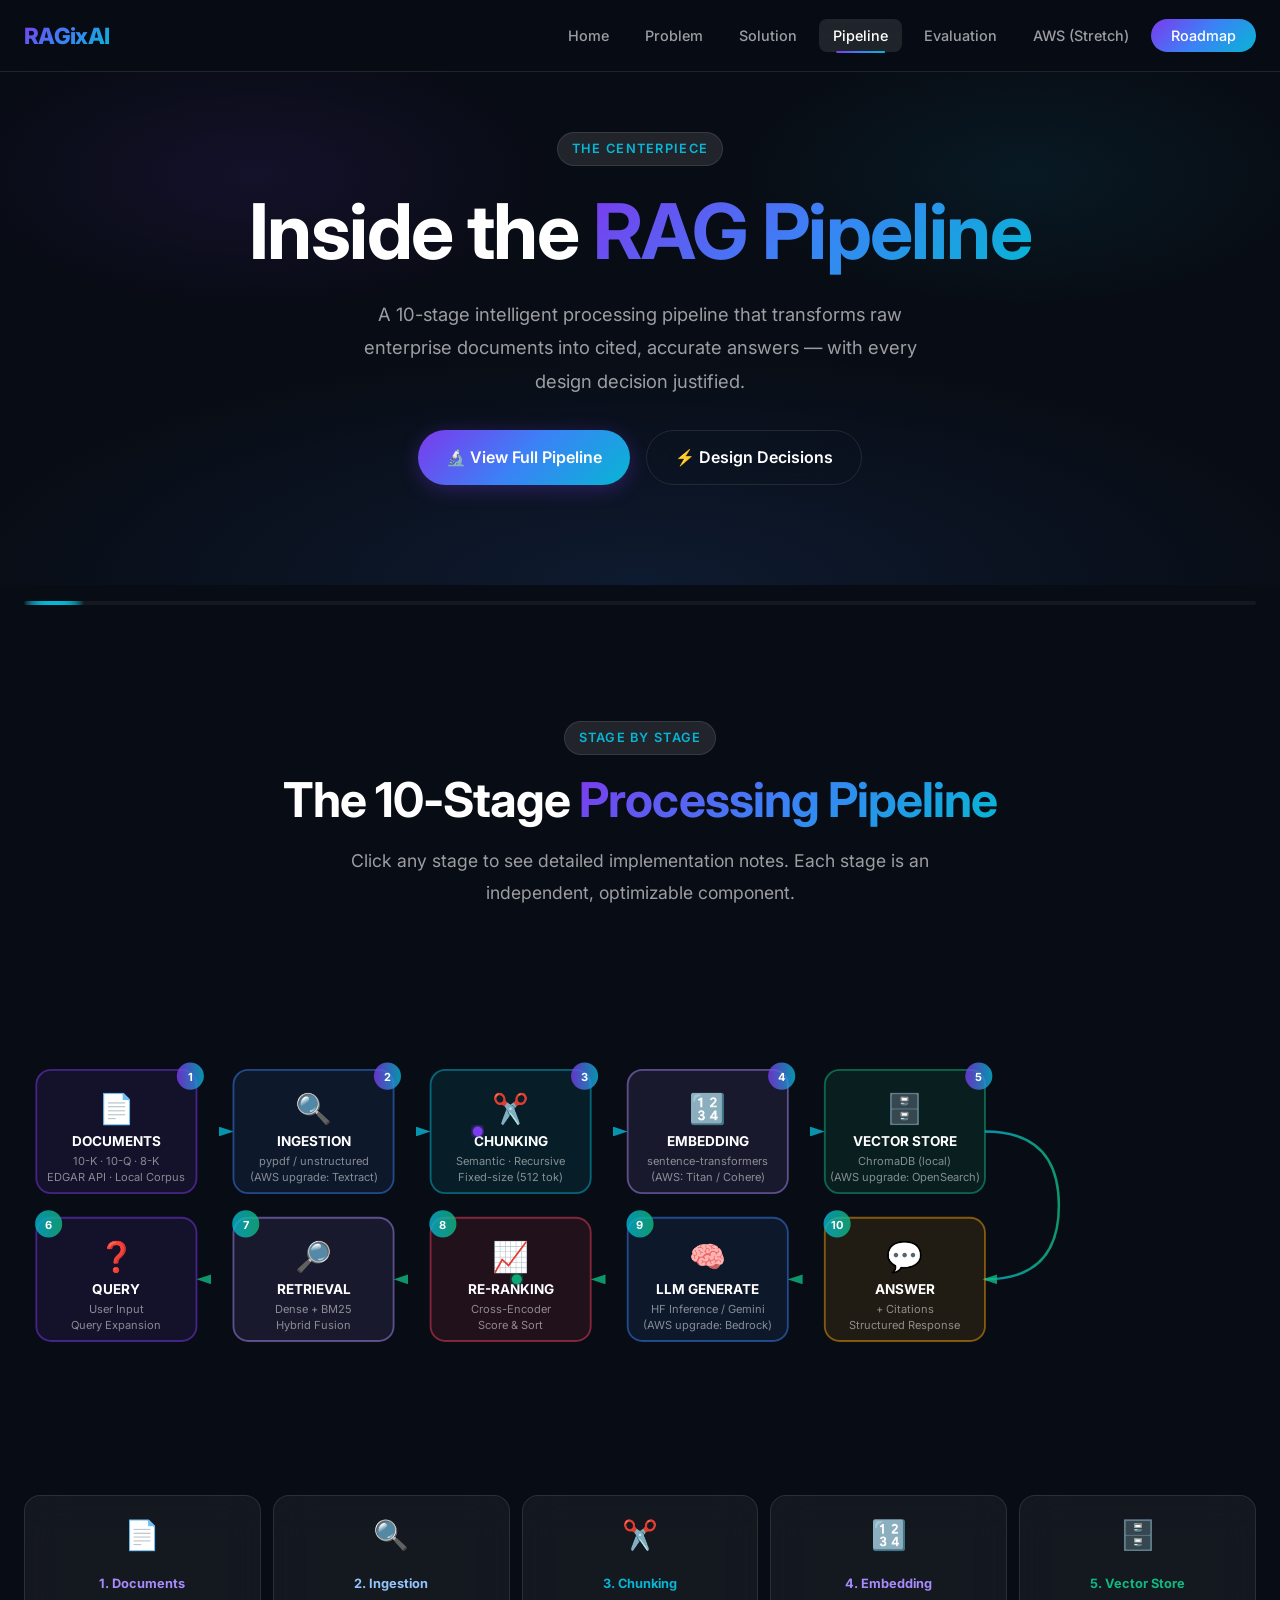
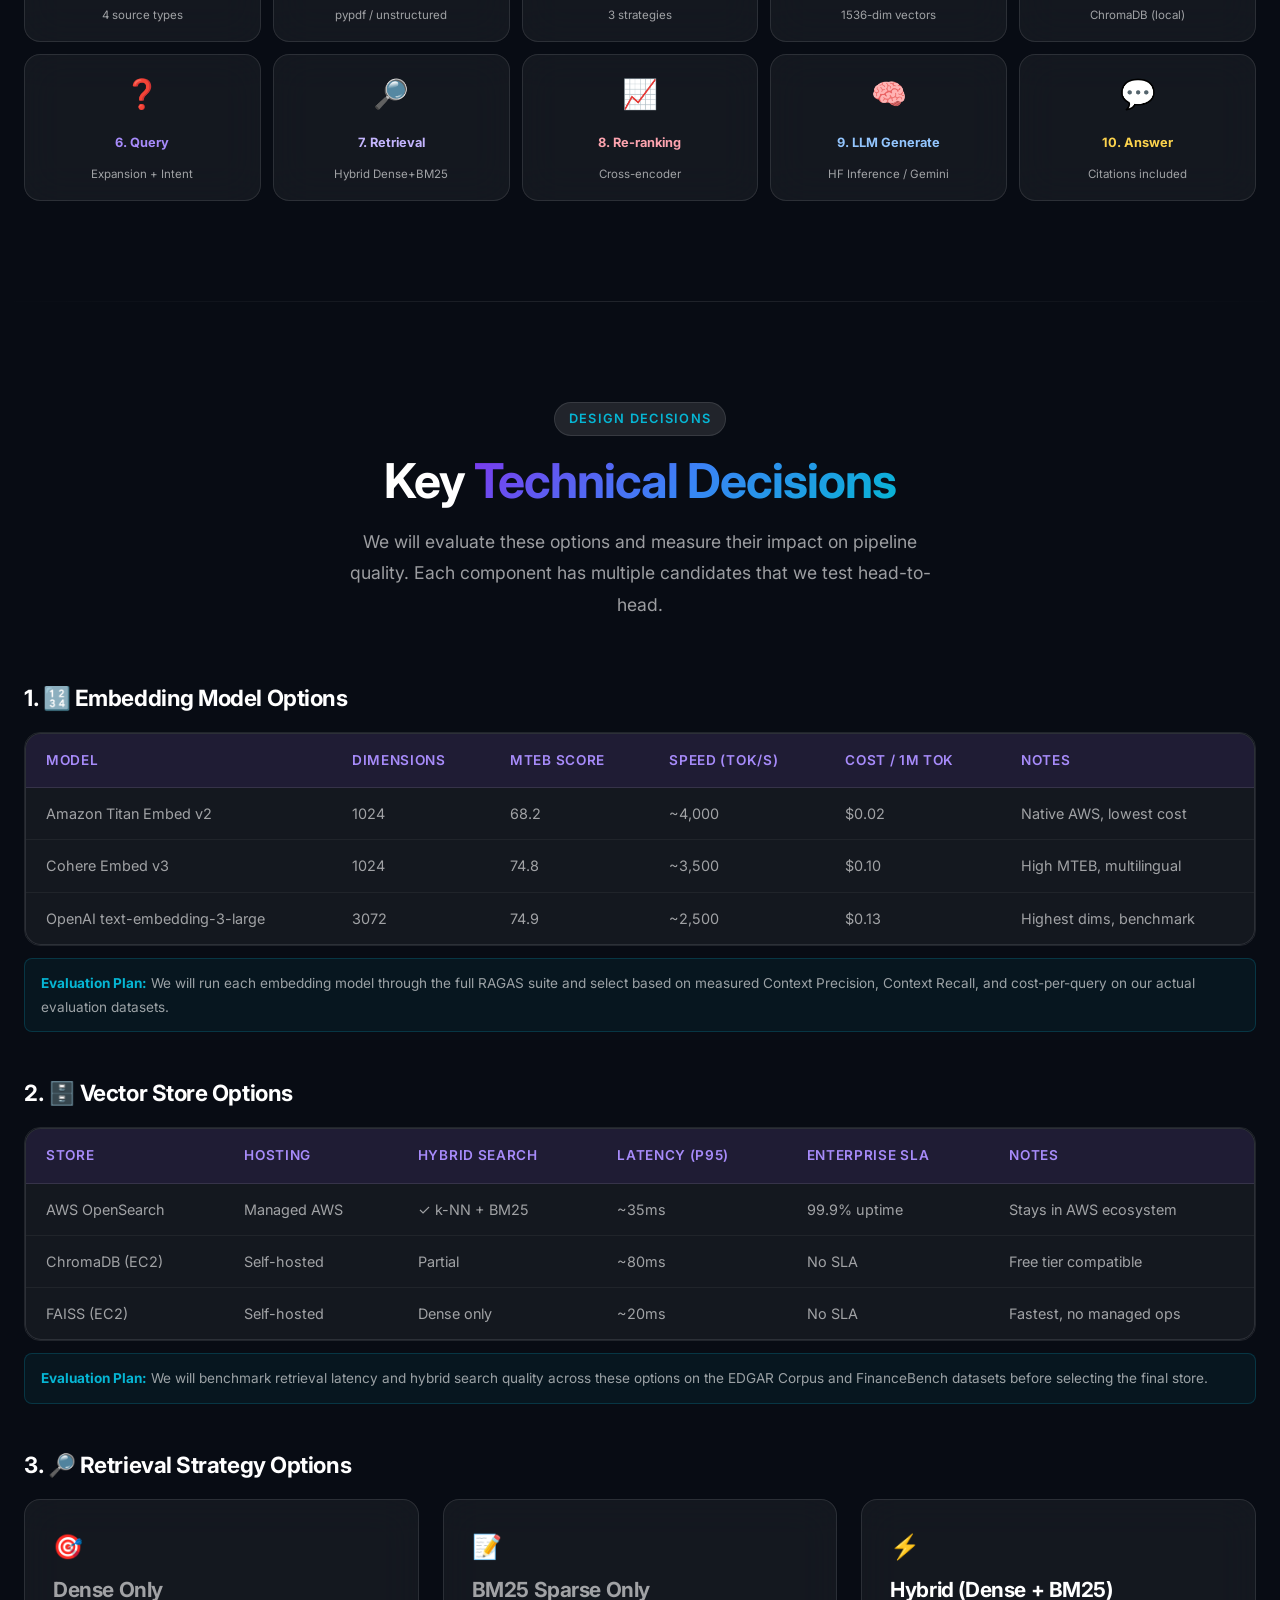
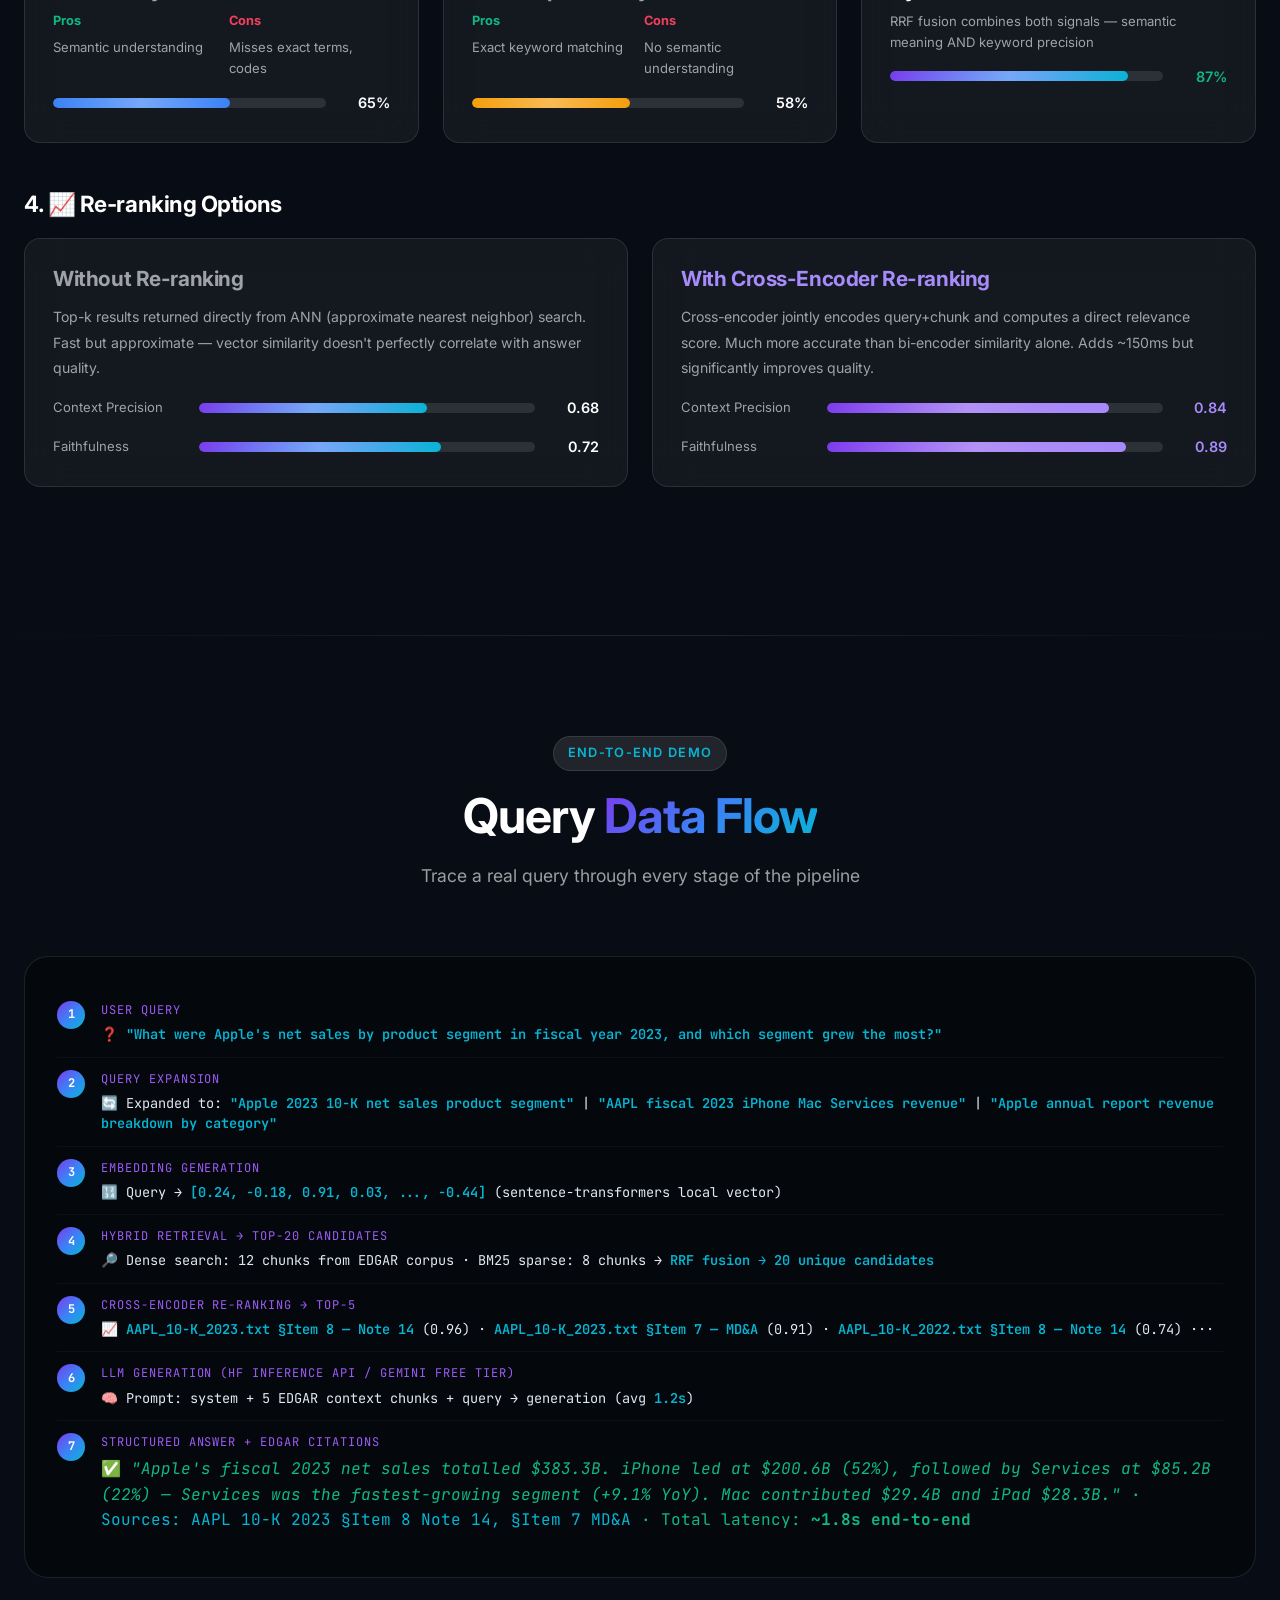
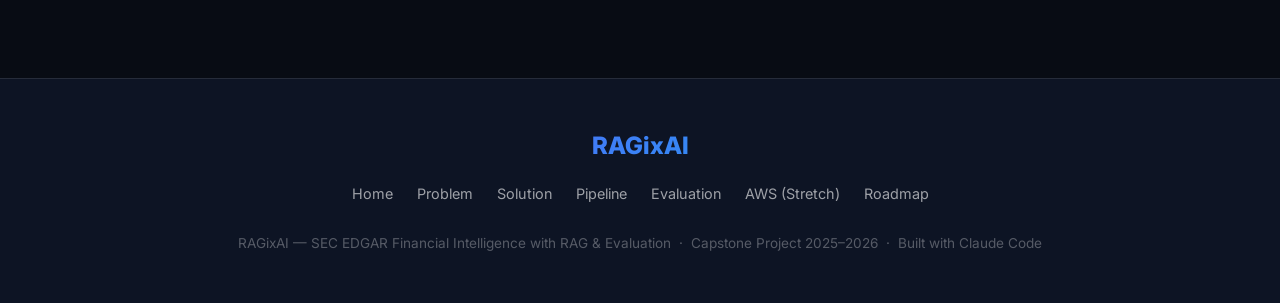
<file: pipeline.html>
<!DOCTYPE html>
<html lang="en">
<head>
  <meta charset="UTF-8" />
  <meta name="viewport" content="width=device-width, initial-scale=1.0" />
  <title>RAG Pipeline — RAGixAI</title>
  <link rel="preconnect" href="https://fonts.googleapis.com" />
  <link href="https://fonts.googleapis.com/css2?family=Inter:wght@400;500;600;700;800&family=JetBrains+Mono:wght@400;700&display=swap" rel="stylesheet" />
  <link rel="stylesheet" href="css/style.css" />
  <style>
    /* ---- Pipeline Hero ---- */
    .pipeline-hero {
      min-height: 65vh;
      display: flex;
      align-items: center;
      justify-content: center;
      text-align: center;
      padding: calc(var(--nav-height) + 40px) 24px 80px;
      position: relative;
      overflow: hidden;
    }

    .pipeline-hero::before {
      content: '';
      position: absolute;
      inset: 0;
      background:
        radial-gradient(ellipse 80% 60% at 50% 100%, rgba(59, 130, 246, 0.12) 0%, transparent 70%),
        radial-gradient(ellipse 40% 40% at 20% 30%, rgba(124, 58, 237, 0.1) 0%, transparent 60%),
        radial-gradient(ellipse 40% 40% at 80% 30%, rgba(6, 182, 212, 0.08) 0%, transparent 60%);
    }

    /* ---- Large Pipeline Diagram ---- */
    .pipeline-diagram {
      display: grid;
      grid-template-columns: repeat(5, 1fr);
      gap: 0;
      position: relative;
      padding: 48px 0;
    }

    .pipeline-stage {
      display: flex;
      flex-direction: column;
      align-items: center;
      gap: 12px;
      position: relative;
      cursor: pointer;
    }

    .pipeline-stage:not(:last-child)::after {
      content: '';
      position: absolute;
      top: 52px;
      right: -16px;
      width: 32px;
      height: 2px;
      background: linear-gradient(90deg, var(--purple), var(--cyan));
      z-index: 2;
    }

    .pipeline-stage:not(:last-child)::before {
      content: '▶';
      position: absolute;
      top: 44px;
      right: -20px;
      font-size: 0.55rem;
      color: var(--cyan);
      z-index: 3;
    }

    .stage-box {
      width: 100px;
      height: 100px;
      border-radius: var(--border-radius);
      background: var(--glass-bg);
      border: 2px solid var(--glass-border);
      display: flex;
      flex-direction: column;
      align-items: center;
      justify-content: center;
      gap: 8px;
      transition: var(--transition);
      position: relative;
      overflow: hidden;
    }

    .stage-box::before {
      content: '';
      position: absolute;
      inset: 0;
      background: var(--gradient-primary);
      opacity: 0;
      transition: var(--transition);
    }

    .pipeline-stage:hover .stage-box,
    .pipeline-stage.active .stage-box {
      border-color: var(--purple);
      box-shadow: 0 0 30px rgba(124, 58, 237, 0.4);
      transform: translateY(-6px);
    }

    .pipeline-stage.active .stage-box::before {
      opacity: 0.1;
    }

    .stage-icon {
      font-size: 2rem;
      position: relative;
      z-index: 1;
    }

    .stage-num {
      position: absolute;
      top: -10px;
      right: -10px;
      width: 26px;
      height: 26px;
      border-radius: 50%;
      background: var(--gradient-primary);
      font-size: 0.7rem;
      font-weight: 700;
      display: flex;
      align-items: center;
      justify-content: center;
      color: white;
      z-index: 2;
    }

    .stage-label {
      font-size: 0.8rem;
      font-weight: 700;
      text-align: center;
      color: var(--white);
      position: relative;
      z-index: 1;
      line-height: 1.3;
    }

    .stage-sublabel {
      font-size: 0.72rem;
      color: var(--white-60);
      text-align: center;
      max-width: 110px;
      line-height: 1.4;
    }

    /* Second row of pipeline */
    .pipeline-row-2 {
      display: grid;
      grid-template-columns: repeat(5, 1fr);
      gap: 0;
      padding: 0 0 48px;
    }

    /* Connector from row 1 to row 2 */
    .pipeline-bend {
      grid-column: 5 / 6;
      display: flex;
      align-items: flex-start;
      justify-content: flex-end;
      padding-right: 50px;
      margin-top: -24px;
    }

    .bend-arrow {
      width: 2px;
      height: 48px;
      background: linear-gradient(180deg, var(--cyan), var(--emerald));
      position: relative;
    }

    .bend-arrow::after {
      content: '▼';
      position: absolute;
      bottom: -16px;
      left: 50%;
      transform: translateX(-50%);
      font-size: 0.55rem;
      color: var(--emerald);
    }

    /* ---- Stage Detail Panel ---- */
    .stage-detail-panel {
      background: var(--glass-bg);
      border: 1px solid var(--glass-border);
      border-radius: var(--border-radius-lg);
      padding: 32px;
      margin-top: 24px;
      transition: all 0.4s ease;
      backdrop-filter: var(--glass-blur);
    }

    .stage-detail-panel.hidden-panel {
      display: none;
    }

    .stage-detail-panel h3 {
      margin-bottom: 16px;
      font-size: 1.3rem;
    }

    /* ---- Data Flow SVG ---- */
    .pipeline-svg-container {
      width: 100%;
      overflow: hidden;
      padding: 24px 0;
    }

    .pipeline-svg-full {
      width: 100%;
      min-width: 900px;
    }

    /* ---- Decision Table ---- */
    .decision-section {
      margin-bottom: 48px;
    }

    .decision-section h3 {
      margin-bottom: 20px;
      font-size: 1.4rem;
    }

    /* ---- Pros/Cons Grid ---- */
    .pros-cons {
      display: grid;
      grid-template-columns: 1fr 1fr;
      gap: 16px;
    }

    .pros-col, .cons-col {
      padding: 20px;
      border-radius: var(--border-radius);
    }

    .pros-col {
      background: rgba(16, 185, 129, 0.06);
      border: 1px solid rgba(16, 185, 129, 0.2);
    }

    .cons-col {
      background: rgba(244, 63, 94, 0.06);
      border: 1px solid rgba(244, 63, 94, 0.2);
    }

    .pros-col h4 { color: var(--emerald); margin-bottom: 12px; }
    .cons-col h4 { color: var(--coral); margin-bottom: 12px; }

    .pros-col li, .cons-col li {
      list-style: none;
      font-size: 0.88rem;
      color: var(--white-60);
      padding: 6px 0;
      border-bottom: 1px solid rgba(255,255,255,0.04);
    }

    .pros-col li::before { content: '+ '; color: var(--emerald); font-weight: 700; }
    .cons-col li::before { content: '− '; color: var(--coral); font-weight: 700; }

    /* ---- Hybrid Retrieval Visual ---- */
    .hybrid-visual {
      display: grid;
      grid-template-columns: 1fr auto 1fr;
      gap: 24px;
      align-items: center;
      padding: 32px;
      background: var(--glass-bg);
      border: 1px solid var(--glass-border);
      border-radius: var(--border-radius-lg);
    }

    .retrieval-branch {
      text-align: center;
      padding: 24px;
      border-radius: var(--border-radius);
      border: 1px solid var(--glass-border);
    }

    .retrieval-merge {
      text-align: center;
      font-size: 2rem;
      color: var(--cyan);
    }

    /* ---- Data Flow Demo ---- */
    .data-flow-demo {
      background: rgba(0, 0, 0, 0.4);
      border: 1px solid var(--glass-border);
      border-radius: var(--border-radius-lg);
      padding: 32px;
      font-family: var(--font-mono);
    }

    .flow-step {
      display: flex;
      align-items: flex-start;
      gap: 16px;
      padding: 12px 0;
      border-bottom: 1px solid rgba(255,255,255,0.04);
      animation: fadeInUp 0.5s ease both;
    }

    .flow-step:last-child { border-bottom: none; }

    .flow-step-num {
      width: 28px;
      height: 28px;
      border-radius: 50%;
      background: var(--gradient-primary);
      display: flex;
      align-items: center;
      justify-content: center;
      font-size: 0.75rem;
      font-weight: 700;
      flex-shrink: 0;
    }

    .flow-step-content { flex: 1; }

    .flow-label {
      font-size: 0.75rem;
      color: var(--purple-light);
      text-transform: uppercase;
      letter-spacing: 0.08em;
      margin-bottom: 4px;
    }

    .flow-text {
      font-size: 0.85rem;
      color: #E2E8F0;
      line-height: 1.5;
    }

    .flow-highlight {
      color: var(--cyan);
      font-weight: 600;
    }

    .flow-result {
      color: var(--emerald);
    }

    /* ---- Vector Visualization ---- */
    .vector-viz {
      width: 100%;
      height: 160px;
      position: relative;
      background: rgba(0,0,0,0.3);
      border: 1px solid var(--glass-border);
      border-radius: var(--border-radius);
      overflow: hidden;
    }

    .vector-dot {
      position: absolute;
      border-radius: 50%;
      transition: all 0.3s ease;
    }

    /* ---- Chunking Visual ---- */
    .chunk-visual {
      display: flex;
      gap: 3px;
      align-items: center;
      margin: 12px 0;
    }

    .chunk-block {
      height: 32px;
      border-radius: 4px;
      background: linear-gradient(135deg, var(--purple), var(--electric-blue));
      flex: 1;
      max-width: 60px;
      opacity: 0.8;
      transition: var(--transition);
    }

    .chunk-block:hover { opacity: 1; transform: scaleY(1.2); }
    .chunk-block:nth-child(odd) { opacity: 0.6; }

    /* ---- Query Demo ---- */
    .query-box {
      display: flex;
      align-items: center;
      gap: 12px;
      padding: 16px 20px;
      background: rgba(124, 58, 237, 0.1);
      border: 1px solid rgba(124, 58, 237, 0.3);
      border-radius: var(--border-radius);
      margin-bottom: 16px;
    }

    .query-box span {
      font-size: 0.95rem;
      color: var(--lavender);
    }

    .answer-box {
      padding: 20px;
      background: rgba(16, 185, 129, 0.06);
      border: 1px solid rgba(16, 185, 129, 0.2);
      border-radius: var(--border-radius);
    }

    .answer-box p {
      color: #6EE7B7;
      font-size: 0.9rem;
      margin-bottom: 12px;
    }

    .citation-tag {
      display: inline-flex;
      align-items: center;
      gap: 4px;
      background: rgba(6, 182, 212, 0.1);
      border: 1px solid rgba(6, 182, 212, 0.3);
      color: var(--cyan);
      font-size: 0.75rem;
      padding: 4px 10px;
      border-radius: 12px;
      font-family: var(--font-mono);
      margin: 2px;
    }

    /* ---- Animated Data Pulse ---- */
    @keyframes pipelinePulse {
      0% { transform: translateX(0) scaleY(1); opacity: 0; }
      15% { opacity: 1; }
      85% { opacity: 1; }
      100% { transform: translateX(100%) scaleY(1); opacity: 0; }
    }

    .pipeline-flow-line {
      position: relative;
      height: 4px;
      background: rgba(255,255,255,0.05);
      border-radius: 2px;
      overflow: hidden;
      margin: 16px 0;
    }

    .pipeline-flow-pulse {
      position: absolute;
      left: 0;
      top: 0;
      width: 60px;
      height: 100%;
      background: linear-gradient(90deg, transparent, var(--cyan), transparent);
      animation: pipelinePulse 3s ease-in-out infinite;
    }

    .pipeline-flow-pulse:nth-child(2) { animation-delay: 1s; }
    .pipeline-flow-pulse:nth-child(3) { animation-delay: 2s; }

    @media (max-width: 1024px) {
      .pipeline-diagram, .pipeline-row-2 { grid-template-columns: repeat(3, 1fr); }
      .pipeline-svg-full { min-width: 600px; }
    }

    @media (max-width: 768px) {
      .pipeline-diagram, .pipeline-row-2 { grid-template-columns: repeat(2, 1fr); }
      .pros-cons { grid-template-columns: 1fr; }
      .hybrid-visual { grid-template-columns: 1fr; }
      .stage-box { width: 80px; height: 80px; }
      .stage-icon { font-size: 1.5rem; }
    }
  </style>
</head>
<body>

<!-- Navigation -->
<nav class="nav" id="main-nav">
  <div class="nav-container">
    <a href="index.html" class="nav-logo">RAGixAI</a>
    <ul class="nav-links">
      <li><a href="index.html">Home</a></li>
      <li><a href="problem.html">Problem</a></li>
      <li><a href="solution.html">Solution</a></li>
      <li><a href="pipeline.html">Pipeline</a></li>
      <li><a href="evaluation.html">Evaluation</a></li>
      <li><a href="aws.html">AWS (Stretch)</a></li>
      <li><a href="roadmap.html" class="nav-cta">Roadmap</a></li>
    </ul>
    <div class="nav-toggle" id="nav-toggle"><span></span><span></span><span></span></div>
  </div>
</nav>

<!-- Hero -->
<section class="pipeline-hero">
  <div style="position:relative; z-index:2; max-width:800px;">
    <div class="section-tag" style="margin-bottom:20px;">The Centerpiece</div>
    <h1 style="margin-bottom:20px;">
      Inside the <span class="gradient-text">RAG Pipeline</span>
    </h1>
    <p style="font-size:1.15rem; color:var(--white-60); max-width:600px; margin:0 auto 32px;">
      A 10-stage intelligent processing pipeline that transforms raw enterprise documents
      into cited, accurate answers — with every design decision justified.
    </p>
    <div style="display:flex; gap:16px; justify-content:center; flex-wrap:wrap;">
      <a href="#pipeline-diagram" class="btn btn-primary btn-glow">🔬 View Full Pipeline</a>
      <a href="#decisions" class="btn btn-outline">⚡ Design Decisions</a>
    </div>
  </div>
</section>

<!-- Animated Data Flow Line -->
<div style="max-width:1280px; margin:0 auto; padding:0 24px;">
  <div class="pipeline-flow-line">
    <div class="pipeline-flow-pulse"></div>
    <div class="pipeline-flow-pulse"></div>
    <div class="pipeline-flow-pulse"></div>
  </div>
</div>

<!-- ============================================================ -->
<!-- PIPELINE DIAGRAM SECTION -->
<!-- ============================================================ -->
<section class="section" id="pipeline-diagram">
  <div class="section-header hidden">
    <div class="section-tag">Stage by Stage</div>
    <h2>The 10-Stage <span class="gradient-text">Processing Pipeline</span></h2>
    <p>Click any stage to see detailed implementation notes. Each stage is an independent, optimizable component.</p>
  </div>

  <!-- SVG Pipeline Visualization -->
  <div class="pipeline-svg-container hidden">
    <svg class="pipeline-svg-full" viewBox="0 0 1000 340" fill="none" xmlns="http://www.w3.org/2000/svg">
      <!-- Background glow effects -->
      <defs>
        <linearGradient id="lineGrad" x1="0%" y1="0%" x2="100%" y2="0%">
          <stop offset="0%" style="stop-color:#7C3AED;stop-opacity:0.8"/>
          <stop offset="100%" style="stop-color:#06B6D4;stop-opacity:0.8"/>
        </linearGradient>
        <linearGradient id="lineGrad2" x1="0%" y1="0%" x2="100%" y2="0%">
          <stop offset="0%" style="stop-color:#06B6D4;stop-opacity:0.8"/>
          <stop offset="100%" style="stop-color:#10B981;stop-opacity:0.8"/>
        </linearGradient>
        <filter id="glow">
          <feGaussianBlur stdDeviation="2" result="coloredBlur"/>
          <feMerge><feMergeNode in="coloredBlur"/><feMergeNode in="SourceGraphic"/></feMerge>
        </filter>
        <marker id="arrowhead" markerWidth="6" markerHeight="4" refX="5" refY="2" orient="auto">
          <polygon points="0 0, 6 2, 0 4" fill="#06B6D4" opacity="0.8"/>
        </marker>
        <marker id="arrowhead2" markerWidth="6" markerHeight="4" refX="5" refY="2" orient="auto">
          <polygon points="0 0, 6 2, 0 4" fill="#10B981" opacity="0.8"/>
        </marker>
      </defs>

      <!-- Row 1 boxes (stages 1-5) -->
      <!-- Stage 1: Documents -->
      <rect x="10" y="60" width="130" height="100" rx="12" fill="rgba(124,58,237,0.1)" stroke="rgba(124,58,237,0.5)" stroke-width="1.5"/>
      <text x="75" y="100" text-anchor="middle" fill="#A78BFA" font-size="24">📄</text>
      <text x="75" y="122" text-anchor="middle" fill="white" font-size="11" font-weight="700">DOCUMENTS</text>
      <text x="75" y="137" text-anchor="middle" fill="rgba(255,255,255,0.5)" font-size="9">10-K · 10-Q · 8-K</text>
      <text x="75" y="150" text-anchor="middle" fill="rgba(255,255,255,0.5)" font-size="9">EDGAR API · Local Corpus</text>
      <!-- Num badge -->
      <circle cx="135" cy="65" r="11" fill="url(#lineGrad)"/>
      <text x="135" y="69" text-anchor="middle" fill="white" font-size="9" font-weight="700">1</text>

      <!-- Arrow 1→2 -->
      <line x1="142" y1="110" x2="168" y2="110" stroke="url(#lineGrad)" stroke-width="2" marker-end="url(#arrowhead)" class="pipeline-path"/>

      <!-- Stage 2: Ingestion -->
      <rect x="170" y="60" width="130" height="100" rx="12" fill="rgba(59,130,246,0.1)" stroke="rgba(59,130,246,0.5)" stroke-width="1.5"/>
      <text x="235" y="100" text-anchor="middle" fill="#93C5FD" font-size="24">🔍</text>
      <text x="235" y="122" text-anchor="middle" fill="white" font-size="11" font-weight="700">INGESTION</text>
      <text x="235" y="137" text-anchor="middle" fill="rgba(255,255,255,0.5)" font-size="9">pypdf / unstructured</text>
      <text x="235" y="150" text-anchor="middle" fill="rgba(255,255,255,0.5)" font-size="9">(AWS upgrade: Textract)</text>
      <circle cx="295" cy="65" r="11" fill="url(#lineGrad)"/>
      <text x="295" y="69" text-anchor="middle" fill="white" font-size="9" font-weight="700">2</text>

      <!-- Arrow 2→3 -->
      <line x1="302" y1="110" x2="328" y2="110" stroke="url(#lineGrad)" stroke-width="2" marker-end="url(#arrowhead)" class="pipeline-path"/>

      <!-- Stage 3: Chunking -->
      <rect x="330" y="60" width="130" height="100" rx="12" fill="rgba(6,182,212,0.1)" stroke="rgba(6,182,212,0.5)" stroke-width="1.5"/>
      <text x="395" y="100" text-anchor="middle" fill="#67E8F9" font-size="24">✂️</text>
      <text x="395" y="122" text-anchor="middle" fill="white" font-size="11" font-weight="700">CHUNKING</text>
      <text x="395" y="137" text-anchor="middle" fill="rgba(255,255,255,0.5)" font-size="9">Semantic · Recursive</text>
      <text x="395" y="150" text-anchor="middle" fill="rgba(255,255,255,0.5)" font-size="9">Fixed-size (512 tok)</text>
      <circle cx="455" cy="65" r="11" fill="url(#lineGrad)"/>
      <text x="455" y="69" text-anchor="middle" fill="white" font-size="9" font-weight="700">3</text>

      <!-- Arrow 3→4 -->
      <line x1="462" y1="110" x2="488" y2="110" stroke="url(#lineGrad)" stroke-width="2" marker-end="url(#arrowhead)" class="pipeline-path"/>

      <!-- Stage 4: Embedding -->
      <rect x="490" y="60" width="130" height="100" rx="12" fill="rgba(167,139,250,0.1)" stroke="rgba(167,139,250,0.5)" stroke-width="1.5"/>
      <text x="555" y="100" text-anchor="middle" fill="#C4B5FD" font-size="24">🔢</text>
      <text x="555" y="122" text-anchor="middle" fill="white" font-size="11" font-weight="700">EMBEDDING</text>
      <text x="555" y="137" text-anchor="middle" fill="rgba(255,255,255,0.5)" font-size="9">sentence-transformers</text>
      <text x="555" y="150" text-anchor="middle" fill="rgba(255,255,255,0.5)" font-size="9">(AWS: Titan / Cohere)</text>
      <circle cx="615" cy="65" r="11" fill="url(#lineGrad)"/>
      <text x="615" y="69" text-anchor="middle" fill="white" font-size="9" font-weight="700">4</text>

      <!-- Arrow 4→5 -->
      <line x1="622" y1="110" x2="648" y2="110" stroke="url(#lineGrad)" stroke-width="2" marker-end="url(#arrowhead)" class="pipeline-path"/>

      <!-- Stage 5: Vector DB -->
      <rect x="650" y="60" width="130" height="100" rx="12" fill="rgba(16,185,129,0.1)" stroke="rgba(16,185,129,0.5)" stroke-width="1.5"/>
      <text x="715" y="100" text-anchor="middle" fill="#6EE7B7" font-size="24">🗄️</text>
      <text x="715" y="122" text-anchor="middle" fill="white" font-size="11" font-weight="700">VECTOR STORE</text>
      <text x="715" y="137" text-anchor="middle" fill="rgba(255,255,255,0.5)" font-size="9">ChromaDB (local)</text>
      <text x="715" y="150" text-anchor="middle" fill="rgba(255,255,255,0.5)" font-size="9">(AWS upgrade: OpenSearch)</text>
      <circle cx="775" cy="65" r="11" fill="url(#lineGrad)"/>
      <text x="775" y="69" text-anchor="middle" fill="white" font-size="9" font-weight="700">5</text>

      <!-- BEND DOWN from stage 5 to row 2 -->
      <path d="M 780 110 Q 840 110 840 170 Q 840 230 780 230" stroke="url(#lineGrad2)" stroke-width="2" fill="none" marker-end="url(#arrowhead2)" class="pipeline-path"/>

      <!-- Row 2 (right to left): stages 6-10 -->
      <!-- Stage 10 (rightmost bottom, first to get data): ANSWER -->
      <rect x="650" y="180" width="130" height="100" rx="12" fill="rgba(245,158,11,0.1)" stroke="rgba(245,158,11,0.5)" stroke-width="1.5"/>
      <text x="715" y="220" text-anchor="middle" fill="#FCD34D" font-size="24">💬</text>
      <text x="715" y="242" text-anchor="middle" fill="white" font-size="11" font-weight="700">ANSWER</text>
      <text x="715" y="257" text-anchor="middle" fill="rgba(255,255,255,0.5)" font-size="9">+ Citations</text>
      <text x="715" y="270" text-anchor="middle" fill="rgba(255,255,255,0.5)" font-size="9">Structured Response</text>
      <circle cx="660" cy="185" r="11" fill="url(#lineGrad2)"/>
      <text x="660" y="189" text-anchor="middle" fill="white" font-size="9" font-weight="700">10</text>

      <!-- Arrow stage 9 → 10 (right) -->
      <line x1="648" y1="230" x2="622" y2="230" stroke="url(#lineGrad2)" stroke-width="2" marker-end="url(#arrowhead2)" class="pipeline-path"/>

      <!-- Stage 9: LLM Generation -->
      <rect x="490" y="180" width="130" height="100" rx="12" fill="rgba(59,130,246,0.1)" stroke="rgba(59,130,246,0.5)" stroke-width="1.5"/>
      <text x="555" y="220" text-anchor="middle" fill="#93C5FD" font-size="24">🧠</text>
      <text x="555" y="242" text-anchor="middle" fill="white" font-size="11" font-weight="700">LLM GENERATE</text>
      <text x="555" y="257" text-anchor="middle" fill="rgba(255,255,255,0.5)" font-size="9">HF Inference / Gemini</text>
      <text x="555" y="270" text-anchor="middle" fill="rgba(255,255,255,0.5)" font-size="9">(AWS upgrade: Bedrock)</text>
      <circle cx="500" cy="185" r="11" fill="url(#lineGrad2)"/>
      <text x="500" y="189" text-anchor="middle" fill="white" font-size="9" font-weight="700">9</text>

      <!-- Arrow stage 8 → 9 -->
      <line x1="488" y1="230" x2="462" y2="230" stroke="url(#lineGrad2)" stroke-width="2" marker-end="url(#arrowhead2)" class="pipeline-path"/>

      <!-- Stage 8: Re-ranking -->
      <rect x="330" y="180" width="130" height="100" rx="12" fill="rgba(244,63,94,0.1)" stroke="rgba(244,63,94,0.5)" stroke-width="1.5"/>
      <text x="395" y="220" text-anchor="middle" fill="#FDA4AF" font-size="24">📈</text>
      <text x="395" y="242" text-anchor="middle" fill="white" font-size="11" font-weight="700">RE-RANKING</text>
      <text x="395" y="257" text-anchor="middle" fill="rgba(255,255,255,0.5)" font-size="9">Cross-Encoder</text>
      <text x="395" y="270" text-anchor="middle" fill="rgba(255,255,255,0.5)" font-size="9">Score & Sort</text>
      <circle cx="340" cy="185" r="11" fill="url(#lineGrad2)"/>
      <text x="340" y="189" text-anchor="middle" fill="white" font-size="9" font-weight="700">8</text>

      <!-- Arrow stage 7 → 8 -->
      <line x1="328" y1="230" x2="302" y2="230" stroke="url(#lineGrad2)" stroke-width="2" marker-end="url(#arrowhead2)" class="pipeline-path"/>

      <!-- Stage 7: Retrieval -->
      <rect x="170" y="180" width="130" height="100" rx="12" fill="rgba(167,139,250,0.1)" stroke="rgba(167,139,250,0.5)" stroke-width="1.5"/>
      <text x="235" y="220" text-anchor="middle" fill="#C4B5FD" font-size="24">🔎</text>
      <text x="235" y="242" text-anchor="middle" fill="white" font-size="11" font-weight="700">RETRIEVAL</text>
      <text x="235" y="257" text-anchor="middle" fill="rgba(255,255,255,0.5)" font-size="9">Dense + BM25</text>
      <text x="235" y="270" text-anchor="middle" fill="rgba(255,255,255,0.5)" font-size="9">Hybrid Fusion</text>
      <circle cx="180" cy="185" r="11" fill="url(#lineGrad2)"/>
      <text x="180" y="189" text-anchor="middle" fill="white" font-size="9" font-weight="700">7</text>

      <!-- Arrow stage 6 → 7 -->
      <line x1="168" y1="230" x2="142" y2="230" stroke="url(#lineGrad2)" stroke-width="2" marker-end="url(#arrowhead2)" class="pipeline-path"/>

      <!-- Stage 6: Query Processing -->
      <rect x="10" y="180" width="130" height="100" rx="12" fill="rgba(124,58,237,0.1)" stroke="rgba(124,58,237,0.5)" stroke-width="1.5"/>
      <text x="75" y="220" text-anchor="middle" fill="#A78BFA" font-size="24">❓</text>
      <text x="75" y="242" text-anchor="middle" fill="white" font-size="11" font-weight="700">QUERY</text>
      <text x="75" y="257" text-anchor="middle" fill="rgba(255,255,255,0.5)" font-size="9">User Input</text>
      <text x="75" y="270" text-anchor="middle" fill="rgba(255,255,255,0.5)" font-size="9">Query Expansion</text>
      <circle cx="20" cy="185" r="11" fill="url(#lineGrad2)"/>
      <text x="20" y="189" text-anchor="middle" fill="white" font-size="9" font-weight="700">6</text>

      <!-- STAGE 6 receives from Stage 5 via bend -->
      <!-- bend connects at x=75, y=180 coming from above -->
      <path d="M 75 180 L 75 165 Q 75 155 55 155 L 20 155 Q 5 155 5 170 L 5 340" stroke="none" fill="none"/>

      <!-- Data flow animated dots (decorative) -->
      <circle cx="108" cy="110" r="4" fill="#7C3AED" opacity="0.9" filter="url(#glow)">
        <animate attributeName="cx" from="75" to="715" dur="4s" repeatCount="indefinite"/>
        <animate attributeName="opacity" values="0;1;1;0" dur="4s" repeatCount="indefinite"/>
      </circle>
      <circle cx="400" cy="230" r="4" fill="#10B981" opacity="0.9" filter="url(#glow)">
        <animate attributeName="cx" from="715" to="75" dur="5s" begin="2s" repeatCount="indefinite"/>
        <animate attributeName="opacity" values="0;1;1;0" dur="5s" begin="2s" repeatCount="indefinite"/>
      </circle>
    </svg>
  </div>

  <!-- Clickable Stage Detail Panels -->
  <div style="margin-top:48px;" id="stage-details">
    <!-- Stage cards row 1 -->
    <div class="cards-grid-5-custom" style="display:grid; grid-template-columns:repeat(5,1fr); gap:12px; margin-bottom:12px;">
      <div class="glass-card pipeline-node text-center" data-detail="detail-1" style="padding:16px; cursor:pointer;">
        <div style="font-size:1.8rem; margin-bottom:8px;">📄</div>
        <div style="font-size:0.8rem; font-weight:700; color:var(--lavender);">1. Documents</div>
        <div style="font-size:0.72rem; color:var(--white-60); margin-top:4px;">4 source types</div>
      </div>
      <div class="glass-card pipeline-node text-center" data-detail="detail-2" style="padding:16px; cursor:pointer;">
        <div style="font-size:1.8rem; margin-bottom:8px;">🔍</div>
        <div style="font-size:0.8rem; font-weight:700; color:#93C5FD;">2. Ingestion</div>
        <div style="font-size:0.72rem; color:var(--white-60); margin-top:4px;">pypdf / unstructured</div>
      </div>
      <div class="glass-card pipeline-node text-center" data-detail="detail-3" style="padding:16px; cursor:pointer;">
        <div style="font-size:1.8rem; margin-bottom:8px;">✂️</div>
        <div style="font-size:0.8rem; font-weight:700; color:var(--cyan);">3. Chunking</div>
        <div style="font-size:0.72rem; color:var(--white-60); margin-top:4px;">3 strategies</div>
      </div>
      <div class="glass-card pipeline-node text-center" data-detail="detail-4" style="padding:16px; cursor:pointer;">
        <div style="font-size:1.8rem; margin-bottom:8px;">🔢</div>
        <div style="font-size:0.8rem; font-weight:700; color:var(--lavender);">4. Embedding</div>
        <div style="font-size:0.72rem; color:var(--white-60); margin-top:4px;">1536-dim vectors</div>
      </div>
      <div class="glass-card pipeline-node text-center" data-detail="detail-5" style="padding:16px; cursor:pointer;">
        <div style="font-size:1.8rem; margin-bottom:8px;">🗄️</div>
        <div style="font-size:0.8rem; font-weight:700; color:var(--emerald);">5. Vector Store</div>
        <div style="font-size:0.72rem; color:var(--white-60); margin-top:4px;">ChromaDB (local)</div>
      </div>
    </div>
    <!-- Stage cards row 2 -->
    <div style="display:grid; grid-template-columns:repeat(5,1fr); gap:12px;">
      <div class="glass-card pipeline-node text-center" data-detail="detail-6" style="padding:16px; cursor:pointer;">
        <div style="font-size:1.8rem; margin-bottom:8px;">❓</div>
        <div style="font-size:0.8rem; font-weight:700; color:var(--lavender);">6. Query</div>
        <div style="font-size:0.72rem; color:var(--white-60); margin-top:4px;">Expansion + Intent</div>
      </div>
      <div class="glass-card pipeline-node text-center" data-detail="detail-7" style="padding:16px; cursor:pointer;">
        <div style="font-size:1.8rem; margin-bottom:8px;">🔎</div>
        <div style="font-size:0.8rem; font-weight:700; color:#C4B5FD;">7. Retrieval</div>
        <div style="font-size:0.72rem; color:var(--white-60); margin-top:4px;">Hybrid Dense+BM25</div>
      </div>
      <div class="glass-card pipeline-node text-center" data-detail="detail-8" style="padding:16px; cursor:pointer;">
        <div style="font-size:1.8rem; margin-bottom:8px;">📈</div>
        <div style="font-size:0.8rem; font-weight:700; color:#FDA4AF;">8. Re-ranking</div>
        <div style="font-size:0.72rem; color:var(--white-60); margin-top:4px;">Cross-encoder</div>
      </div>
      <div class="glass-card pipeline-node text-center" data-detail="detail-9" style="padding:16px; cursor:pointer;">
        <div style="font-size:1.8rem; margin-bottom:8px;">🧠</div>
        <div style="font-size:0.8rem; font-weight:700; color:#93C5FD;">9. LLM Generate</div>
        <div style="font-size:0.72rem; color:var(--white-60); margin-top:4px;">HF Inference / Gemini</div>
      </div>
      <div class="glass-card pipeline-node text-center" data-detail="detail-10" style="padding:16px; cursor:pointer;">
        <div style="font-size:1.8rem; margin-bottom:8px;">💬</div>
        <div style="font-size:0.8rem; font-weight:700; color:#FCD34D;">10. Answer</div>
        <div style="font-size:0.72rem; color:var(--white-60); margin-top:4px;">Citations included</div>
      </div>
    </div>

    <!-- Detail Panels -->
    <div id="detail-1" class="stage-detail-panel hidden-panel">
      <h3>📄 Stage 1: Document Sources</h3>
      <p style="margin-bottom:16px;">RAGixAI ingests SEC EDGAR filings via two complementary sources — the live EDGAR REST API and the local HuggingFace EDGAR corpus.</p>
      <div class="cards-grid-4">
        <div class="glass-card text-center" style="padding:16px;">
          <div style="font-size:1.8rem; margin-bottom:8px;">🏛️</div>
          <div style="font-size:0.85rem; font-weight:700; margin-bottom:4px;">10-K Annual Reports</div>
          <div class="badge badge-blue">EDGAR REST API</div>
        </div>
        <div class="glass-card text-center" style="padding:16px;">
          <div style="font-size:1.8rem; margin-bottom:8px;">📋</div>
          <div style="font-size:0.85rem; font-weight:700; margin-bottom:4px;">10-Q Quarterly Reports</div>
          <div class="badge badge-emerald">EDGAR REST API</div>
        </div>
        <div class="glass-card text-center" style="padding:16px;">
          <div style="font-size:1.8rem; margin-bottom:8px;">📢</div>
          <div style="font-size:0.85rem; font-weight:700; margin-bottom:4px;">8-K Event Reports</div>
          <div class="badge badge-purple">EDGAR REST API</div>
        </div>
        <div class="glass-card text-center" style="padding:16px;">
          <div style="font-size:1.8rem; margin-bottom:8px;">📦</div>
          <div style="font-size:0.85rem; font-weight:700; margin-bottom:4px;">EDGAR Corpus</div>
          <div class="badge badge-amber">eloukas/edgar-corpus</div>
        </div>
      </div>
    </div>

    <div id="detail-3" class="stage-detail-panel hidden-panel">
      <h3>✂️ Stage 3: Chunking Strategies</h3>
      <p style="margin-bottom:20px;">Chunking determines how documents are split into retrievable units. Poor chunking destroys retrieval quality.</p>
      <div class="chunk-visual">
        <div class="chunk-block" style="flex:3;"></div>
        <div style="width:2px; height:32px; background:var(--cyan);"></div>
        <div class="chunk-block" style="flex:2;"></div>
        <div style="width:2px; height:32px; background:var(--cyan);"></div>
        <div class="chunk-block" style="flex:4;"></div>
        <div style="width:2px; height:32px; background:var(--cyan);"></div>
        <div class="chunk-block" style="flex:2;"></div>
        <div style="width:2px; height:32px; background:var(--cyan);"></div>
        <div class="chunk-block" style="flex:3;"></div>
      </div>
      <table class="comparison-table" style="margin-top:16px;">
        <thead><tr><th>Strategy</th><th>Chunk Size</th><th>Overlap</th><th>Best For</th><th>Notes</th></tr></thead>
        <tbody>
          <tr><td>Fixed-size</td><td>512 tokens</td><td>50 tok</td><td>Uniform docs</td><td>Simple, predictable</td></tr>
          <tr><td>Recursive Character</td><td>Adaptive</td><td>100 tok</td><td>Mixed content</td><td>Respects structure</td></tr>
          <tr><td>Semantic</td><td>Variable</td><td>Semantic</td><td>Financial Filings</td><td>Preserves meaning</td></tr>
        </tbody>
      </table>
    </div>

    <div id="detail-7" class="stage-detail-panel hidden-panel">
      <h3>🔎 Stage 7: Hybrid Retrieval</h3>
      <p style="margin-bottom:20px;">We combine dense vector search with BM25 sparse retrieval for best-of-both-worlds performance.</p>
      <div class="hybrid-visual">
        <div class="retrieval-branch" style="background:rgba(124,58,237,0.08); border-color:rgba(124,58,237,0.3);">
          <div style="font-size:1.8rem; margin-bottom:8px;">🧠</div>
          <div style="font-weight:700; margin-bottom:8px; color:var(--lavender);">Dense Retrieval</div>
          <div style="font-size:0.85rem; color:var(--white-60);">Semantic meaning · Handles paraphrasing · "How to add a vendor?" finds "supplier registration"</div>
        </div>
        <div class="retrieval-merge">⊕<br/><span style="font-size:0.8rem; color:var(--white-60);">RRF Fusion</span></div>
        <div class="retrieval-branch" style="background:rgba(59,130,246,0.08); border-color:rgba(59,130,246,0.3);">
          <div style="font-size:1.8rem; margin-bottom:8px;">📝</div>
          <div style="font-weight:700; margin-bottom:8px; color:#93C5FD;">BM25 Sparse</div>
          <div style="font-size:0.85rem; color:var(--white-60);">Keyword precision · Technical terms · "API v2.3 endpoint /auth" exact match</div>
        </div>
      </div>
    </div>

    <div id="detail-9" class="stage-detail-panel hidden-panel">
      <h3>🧠 Stage 9: LLM Generation</h3>
      <p style="margin-bottom:16px;">HuggingFace Inference API (free) or Google Gemini free tier synthesizes retrieved chunks into a coherent, grounded answer. <span style="color:var(--white-60); font-size:0.88em;">(AWS upgrade: Amazon Bedrock)</span></p>
      <div class="code-block">
        <div class="code-header">
          <div class="code-dot code-dot-red"></div>
          <div class="code-dot code-dot-yellow"></div>
          <div class="code-dot code-dot-green"></div>
          <span class="code-title">prompt_template.py</span>
        </div>
        <pre style="font-size:0.82rem; line-height:1.6; color:#E2E8F0;">SYSTEM: You are a financial document intelligence assistant specializing in SEC EDGAR filings.
Answer ONLY using the provided context chunks.
If the answer is not in the context, say "I don't have
information about that in the SEC filings."
Always cite your sources using [doc: filename, page: N].

CONTEXT:
{retrieved_chunks}

USER: {user_query}

ASSISTANT:</pre>
      </div>
    </div>

    <div id="detail-10" class="stage-detail-panel hidden-panel">
      <h3>💬 Stage 10: Answer with Citations</h3>
      <p style="margin-bottom:20px;">Every answer is grounded in retrieved documents with precise source citations.</p>
      <div class="query-box">
        <span>❓</span>
        <span>"What is our process for approving a new software vendor?"</span>
      </div>
      <div class="answer-box">
        <p>To approve a new software vendor, you must complete the Vendor Assessment Form (VAF-001) and submit it to IT Security for a 5-business-day review. Vendors handling PII require additional GDPR compliance documentation before approval.</p>
        <div>
          <span class="citation-tag">📄 Vendor-Policy-2024.pdf · p.3</span>
          <span class="citation-tag">📘 IT-Security-Handbook · §4.2</span>
          <span class="citation-tag">📗 GDPR-Compliance-Guide · p.12</span>
        </div>
      </div>
    </div>
  </div>
</section>

<div class="divider"></div>

<!-- ============================================================ -->
<!-- DECISION POINTS -->
<!-- ============================================================ -->
<section class="section" id="decisions">
  <div class="section-header hidden">
    <div class="section-tag">Design Decisions</div>
    <h2>Key <span class="gradient-text">Technical Decisions</span></h2>
    <p>We will evaluate these options and measure their impact on pipeline quality. Each component has multiple candidates that we test head-to-head.</p>
  </div>

  <!-- Decision 1: Embedding Model -->
  <div class="decision-section hidden">
    <h3>1. 🔢 Embedding Model Options</h3>
    <div class="overflow-hidden" style="border-radius:var(--border-radius); border:1px solid var(--glass-border); overflow:hidden;">
      <table class="comparison-table">
        <thead>
          <tr>
            <th>Model</th>
            <th>Dimensions</th>
            <th>MTEB Score</th>
            <th>Speed (tok/s)</th>
            <th>Cost / 1M tok</th>
            <th>Notes</th>
          </tr>
        </thead>
        <tbody>
          <tr>
            <td>Amazon Titan Embed v2</td>
            <td>1024</td>
            <td>68.2</td>
            <td>~4,000</td>
            <td>$0.02</td>
            <td>Native AWS, lowest cost</td>
          </tr>
          <tr>
            <td>Cohere Embed v3</td>
            <td>1024</td>
            <td>74.8</td>
            <td>~3,500</td>
            <td>$0.10</td>
            <td>High MTEB, multilingual</td>
          </tr>
          <tr>
            <td>OpenAI text-embedding-3-large</td>
            <td>3072</td>
            <td>74.9</td>
            <td>~2,500</td>
            <td>$0.13</td>
            <td>Highest dims, benchmark</td>
          </tr>
        </tbody>
      </table>
    </div>
    <p style="margin-top:12px; font-size:0.85rem; padding:12px 16px; background:rgba(6,182,212,0.06); border:1px solid rgba(6,182,212,0.2); border-radius:var(--border-radius-sm);">
      <strong style="color:var(--cyan);">Evaluation Plan:</strong> We will run each embedding model through the full RAGAS suite and select based on measured Context Precision, Context Recall, and cost-per-query on our actual evaluation datasets.
    </p>
  </div>

  <!-- Decision 2: Vector Store -->
  <div class="decision-section hidden delay-1">
    <h3>2. 🗄️ Vector Store Options</h3>
    <div style="border-radius:var(--border-radius); border:1px solid var(--glass-border); overflow:hidden;">
      <table class="comparison-table">
        <thead>
          <tr>
            <th>Store</th>
            <th>Hosting</th>
            <th>Hybrid Search</th>
            <th>Latency (p95)</th>
            <th>Enterprise SLA</th>
            <th>Notes</th>
          </tr>
        </thead>
        <tbody>
          <tr>
            <td>AWS OpenSearch</td>
            <td>Managed AWS</td>
            <td>✓ k-NN + BM25</td>
            <td>~35ms</td>
            <td>99.9% uptime</td>
            <td>Stays in AWS ecosystem</td>
          </tr>
          <tr>
            <td>ChromaDB (EC2)</td>
            <td>Self-hosted</td>
            <td>Partial</td>
            <td>~80ms</td>
            <td>No SLA</td>
            <td>Free tier compatible</td>
          </tr>
          <tr>
            <td>FAISS (EC2)</td>
            <td>Self-hosted</td>
            <td>Dense only</td>
            <td>~20ms</td>
            <td>No SLA</td>
            <td>Fastest, no managed ops</td>
          </tr>
        </tbody>
      </table>
    </div>
    <p style="margin-top:12px; font-size:0.85rem; padding:12px 16px; background:rgba(6,182,212,0.06); border:1px solid rgba(6,182,212,0.2); border-radius:var(--border-radius-sm);">
      <strong style="color:var(--cyan);">Evaluation Plan:</strong> We will benchmark retrieval latency and hybrid search quality across these options on the EDGAR Corpus and FinanceBench datasets before selecting the final store.
    </p>
  </div>

  <!-- Decision 3: Retrieval Strategy -->
  <div class="decision-section hidden delay-2">
    <h3>3. 🔎 Retrieval Strategy Options</h3>
    <div class="cards-grid-3" style="margin-bottom:16px;">
      <div class="glass-card">
        <div style="font-size:1.5rem; margin-bottom:12px;">🎯</div>
        <h4 style="margin-bottom:8px; color:var(--white-60);">Dense Only</h4>
        <div class="pros-cons">
          <div>
            <div style="font-size:0.8rem; color:var(--emerald); font-weight:700; margin-bottom:6px;">Pros</div>
            <div style="font-size:0.82rem; color:var(--white-60);">Semantic understanding</div>
          </div>
          <div>
            <div style="font-size:0.8rem; color:var(--coral); font-weight:700; margin-bottom:6px;">Cons</div>
            <div style="font-size:0.82rem; color:var(--white-60);">Misses exact terms, codes</div>
          </div>
        </div>
        <div style="margin-top:12px; text-align:center;">
          <div class="score-bar-item">
            <div class="score-bar-track"><div class="score-bar-fill" data-width="65%" style="background:var(--electric-blue);"></div></div>
            <span class="score-bar-value">65%</span>
          </div>
        </div>
      </div>
      <div class="glass-card">
        <div style="font-size:1.5rem; margin-bottom:12px;">📝</div>
        <h4 style="margin-bottom:8px; color:var(--white-60);">BM25 Sparse Only</h4>
        <div class="pros-cons" style="display:grid; grid-template-columns:1fr 1fr; gap:8px;">
          <div>
            <div style="font-size:0.8rem; color:var(--emerald); font-weight:700; margin-bottom:6px;">Pros</div>
            <div style="font-size:0.82rem; color:var(--white-60);">Exact keyword matching</div>
          </div>
          <div>
            <div style="font-size:0.8rem; color:var(--coral); font-weight:700; margin-bottom:6px;">Cons</div>
            <div style="font-size:0.82rem; color:var(--white-60);">No semantic understanding</div>
          </div>
        </div>
        <div style="margin-top:12px; text-align:center;">
          <div class="score-bar-item">
            <div class="score-bar-track"><div class="score-bar-fill" data-width="58%" style="background:var(--amber);"></div></div>
            <span class="score-bar-value">58%</span>
          </div>
        </div>
      </div>
      <div class="glass-card">
        <div style="font-size:1.5rem; margin-bottom:12px;">⚡</div>
        <h4 style="margin-bottom:8px; color:var(--white);">Hybrid (Dense + BM25)</h4>
        <div style="font-size:0.82rem; color:var(--white-60); margin-bottom:8px;">RRF fusion combines both signals — semantic meaning AND keyword precision</div>
        <div style="margin-top:12px; text-align:center;">
          <div class="score-bar-item">
            <div class="score-bar-track"><div class="score-bar-fill" data-width="87%" style="background:var(--gradient-primary);"></div></div>
            <span class="score-bar-value" style="color:var(--emerald);">87%</span>
          </div>
        </div>
      </div>
    </div>
  </div>

  <!-- Decision 4: Re-ranking -->
  <div class="decision-section hidden delay-3">
    <h3>4. 📈 Re-ranking Options</h3>
    <div class="cards-grid-2">
      <div class="glass-card">
        <h4 style="margin-bottom:12px; color:var(--white-60);">Without Re-ranking</h4>
        <p style="font-size:0.88rem; margin-bottom:16px;">Top-k results returned directly from ANN (approximate nearest neighbor) search. Fast but approximate — vector similarity doesn't perfectly correlate with answer quality.</p>
        <div class="score-bar-container">
          <div class="score-bar-item">
            <span class="score-bar-label" style="min-width:130px; font-size:0.82rem;">Context Precision</span>
            <div class="score-bar-track"><div class="score-bar-fill" data-width="68%"></div></div>
            <span class="score-bar-value">0.68</span>
          </div>
          <div class="score-bar-item">
            <span class="score-bar-label" style="min-width:130px; font-size:0.82rem;">Faithfulness</span>
            <div class="score-bar-track"><div class="score-bar-fill" data-width="72%"></div></div>
            <span class="score-bar-value">0.72</span>
          </div>
        </div>
      </div>
      <div class="glass-card">
        <h4 style="margin-bottom:12px; color:var(--lavender);">With Cross-Encoder Re-ranking</h4>
        <p style="font-size:0.88rem; margin-bottom:16px;">Cross-encoder jointly encodes query+chunk and computes a direct relevance score. Much more accurate than bi-encoder similarity alone. Adds ~150ms but significantly improves quality.</p>
        <div class="score-bar-container">
          <div class="score-bar-item">
            <span class="score-bar-label" style="min-width:130px; font-size:0.82rem;">Context Precision</span>
            <div class="score-bar-track"><div class="score-bar-fill" data-width="84%" style="background:var(--gradient-purple);"></div></div>
            <span class="score-bar-value" style="color:var(--lavender);">0.84</span>
          </div>
          <div class="score-bar-item">
            <span class="score-bar-label" style="min-width:130px; font-size:0.82rem;">Faithfulness</span>
            <div class="score-bar-track"><div class="score-bar-fill" data-width="89%" style="background:var(--gradient-purple);"></div></div>
            <span class="score-bar-value" style="color:var(--lavender);">0.89</span>
          </div>
        </div>
      </div>
    </div>
  </div>
</section>

<div class="divider"></div>

<!-- ============================================================ -->
<!-- LIVE DATA FLOW DEMO -->
<!-- ============================================================ -->
<section class="section">
  <div class="section-header hidden">
    <div class="section-tag">End-to-End Demo</div>
    <h2>Query <span class="gradient-text">Data Flow</span></h2>
    <p>Trace a real query through every stage of the pipeline</p>
  </div>

  <div class="data-flow-demo hidden">
    <div class="flow-step" style="animation-delay:0.1s;">
      <div class="flow-step-num">1</div>
      <div class="flow-step-content">
        <div class="flow-label">User Query</div>
        <div class="flow-text">❓ <span class="flow-highlight">"What were Apple's net sales by product segment in fiscal year 2023, and which segment grew the most?"</span></div>
      </div>
    </div>
    <div class="flow-step" style="animation-delay:0.3s;">
      <div class="flow-step-num">2</div>
      <div class="flow-step-content">
        <div class="flow-label">Query Expansion</div>
        <div class="flow-text">🔄 Expanded to: <span class="flow-highlight">"Apple 2023 10-K net sales product segment"</span> | <span class="flow-highlight">"AAPL fiscal 2023 iPhone Mac Services revenue"</span> | <span class="flow-highlight">"Apple annual report revenue breakdown by category"</span></div>
      </div>
    </div>
    <div class="flow-step" style="animation-delay:0.5s;">
      <div class="flow-step-num">3</div>
      <div class="flow-step-content">
        <div class="flow-label">Embedding Generation</div>
        <div class="flow-text">🔢 Query → <span class="flow-highlight">[0.24, -0.18, 0.91, 0.03, ..., -0.44]</span> (sentence-transformers local vector)</div>
      </div>
    </div>
    <div class="flow-step" style="animation-delay:0.7s;">
      <div class="flow-step-num">4</div>
      <div class="flow-step-content">
        <div class="flow-label">Hybrid Retrieval → Top-20 candidates</div>
        <div class="flow-text">🔎 Dense search: 12 chunks from EDGAR corpus · BM25 sparse: 8 chunks → <span class="flow-highlight">RRF fusion → 20 unique candidates</span></div>
      </div>
    </div>
    <div class="flow-step" style="animation-delay:0.9s;">
      <div class="flow-step-num">5</div>
      <div class="flow-step-content">
        <div class="flow-label">Cross-Encoder Re-ranking → Top-5</div>
        <div class="flow-text">📈 <span class="flow-highlight">AAPL_10-K_2023.txt §Item 8 — Note 14</span> (0.96) · <span class="flow-highlight">AAPL_10-K_2023.txt §Item 7 — MD&amp;A</span> (0.91) · <span class="flow-highlight">AAPL_10-K_2022.txt §Item 8 — Note 14</span> (0.74) ···</div>
      </div>
    </div>
    <div class="flow-step" style="animation-delay:1.1s;">
      <div class="flow-step-num">6</div>
      <div class="flow-step-content">
        <div class="flow-label">LLM Generation (HF Inference API / Gemini free tier)</div>
        <div class="flow-text">🧠 Prompt: system + 5 EDGAR context chunks + query → generation (avg <span class="flow-highlight">1.2s</span>)</div>
      </div>
    </div>
    <div class="flow-step" style="animation-delay:1.3s;">
      <div class="flow-step-num">7</div>
      <div class="flow-step-content">
        <div class="flow-label">Structured Answer + EDGAR Citations</div>
        <div class="flow-result">✅ <em style="color:var(--white-80);">"Apple's fiscal 2023 net sales totalled $383.3B. iPhone led at $200.6B (52%), followed by Services at $85.2B (22%) — Services was the fastest-growing segment (+9.1% YoY). Mac contributed $29.4B and iPad $28.3B."</em> · <span style="color:var(--cyan);">Sources: AAPL 10-K 2023 §Item 8 Note 14, §Item 7 MD&amp;A</span> · Total latency: <span style="color:var(--emerald); font-weight:700;">~1.8s end-to-end</span></div>
      </div>
    </div>
  </div>
</section>

<!-- Footer -->
<footer class="footer">
  <div class="footer-inner">
    <div class="footer-logo">RAGixAI</div>
    <ul class="footer-links">
      <li><a href="index.html">Home</a></li>
      <li><a href="problem.html">Problem</a></li>
      <li><a href="solution.html">Solution</a></li>
      <li><a href="pipeline.html">Pipeline</a></li>
      <li><a href="evaluation.html">Evaluation</a></li>
      <li><a href="aws.html">AWS (Stretch)</a></li>
      <li><a href="roadmap.html">Roadmap</a></li>
    </ul>
    <p class="footer-info">
      RAGixAI — SEC EDGAR Financial Intelligence with RAG &amp; Evaluation &nbsp;·&nbsp;
      Capstone Project 2025–2026 &nbsp;·&nbsp; Built with Claude Code
    </p>
  </div>
</footer>

<script src="js/main.js"></script>
<script>
  // Market bar animation for pipeline page if any bars visible
  document.addEventListener('DOMContentLoaded', () => {
    // Animate pipeline SVG paths on scroll
    const svgPaths = document.querySelectorAll('.pipeline-path');
    svgPaths.forEach((path, i) => {
      if (path.getTotalLength) {
        const len = path.getTotalLength();
        path.style.strokeDasharray = len;
        path.style.strokeDashoffset = len;
        path.style.transition = `stroke-dashoffset 1.2s ease ${i * 0.15}s`;
      }
    });

    const svgObs = new IntersectionObserver((entries) => {
      entries.forEach(e => {
        if (e.isIntersecting) {
          e.target.querySelectorAll('.pipeline-path').forEach(p => {
            p.style.strokeDashoffset = '0';
          });
          svgObs.unobserve(e.target);
        }
      });
    }, { threshold: 0.2 });

    const svgEl = document.querySelector('.pipeline-svg-container');
    if (svgEl) svgObs.observe(svgEl);
  });
</script>
</body>
</html>
</file>
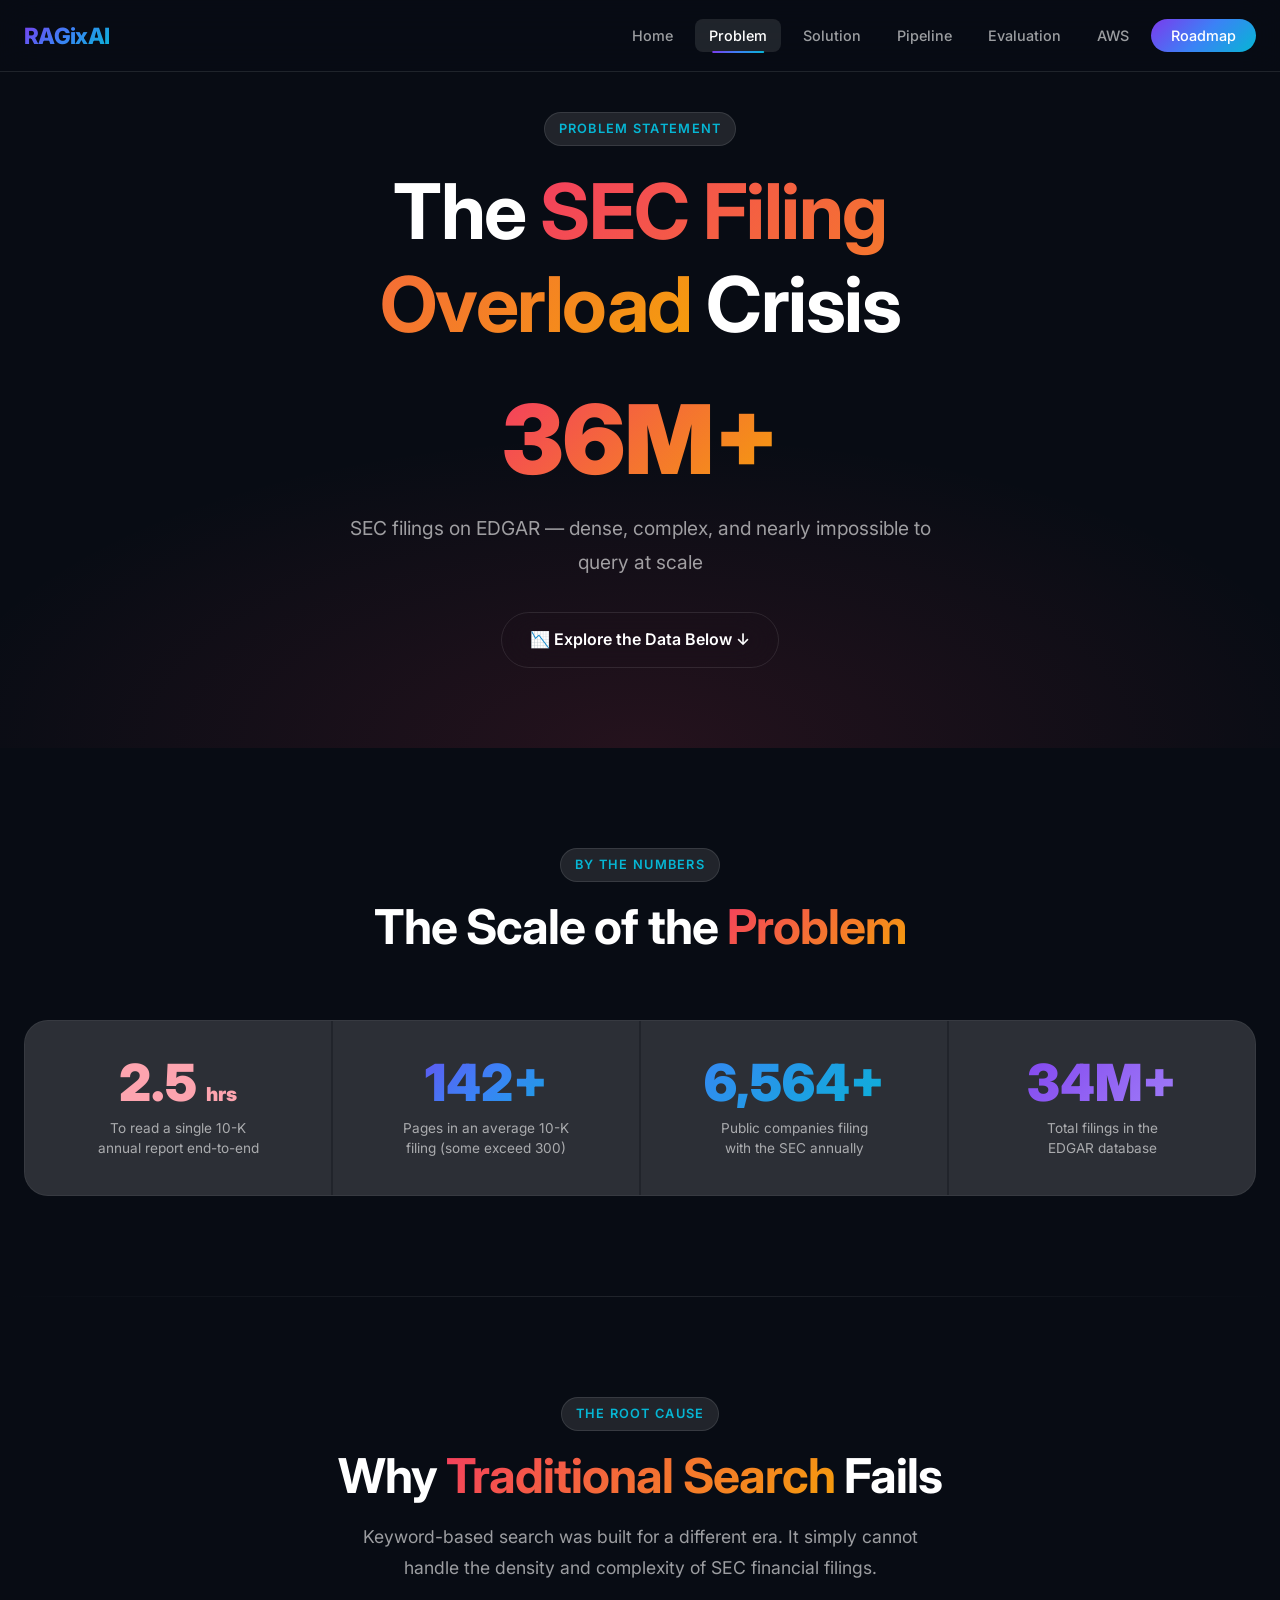
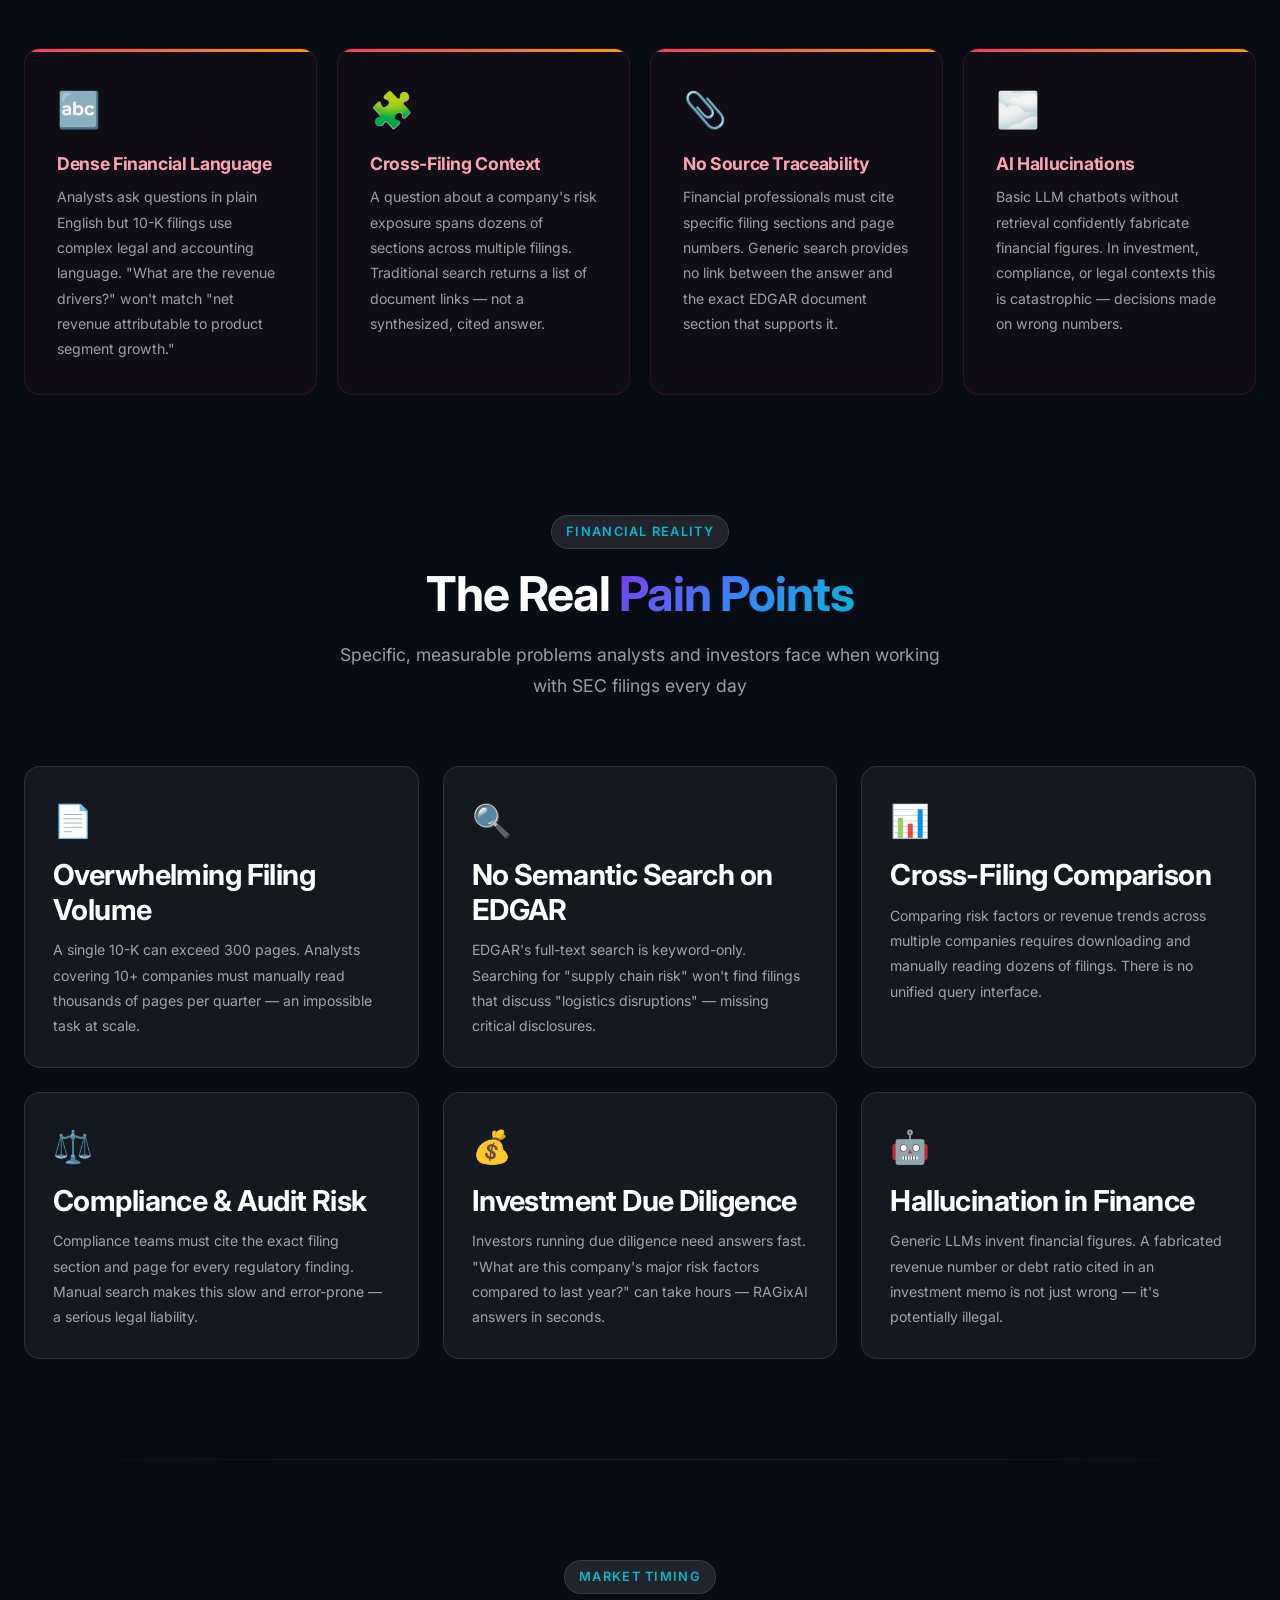
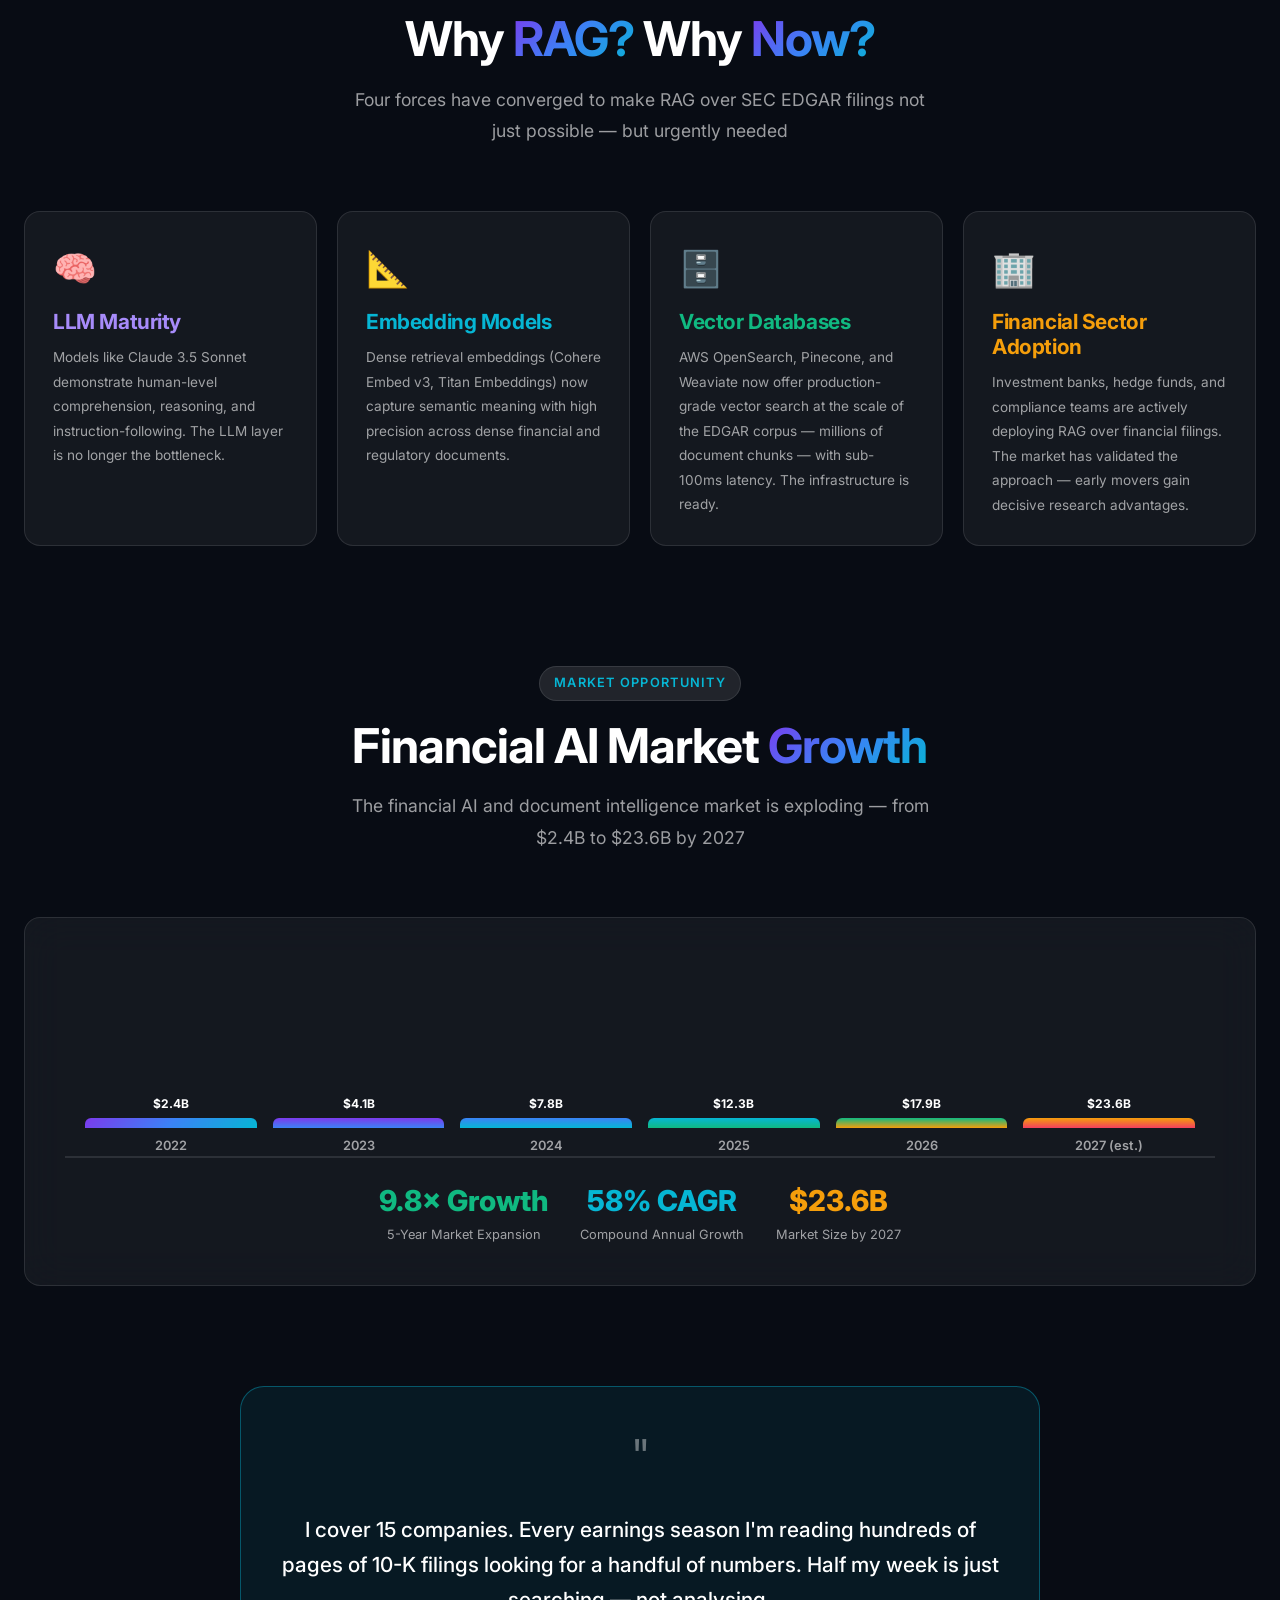
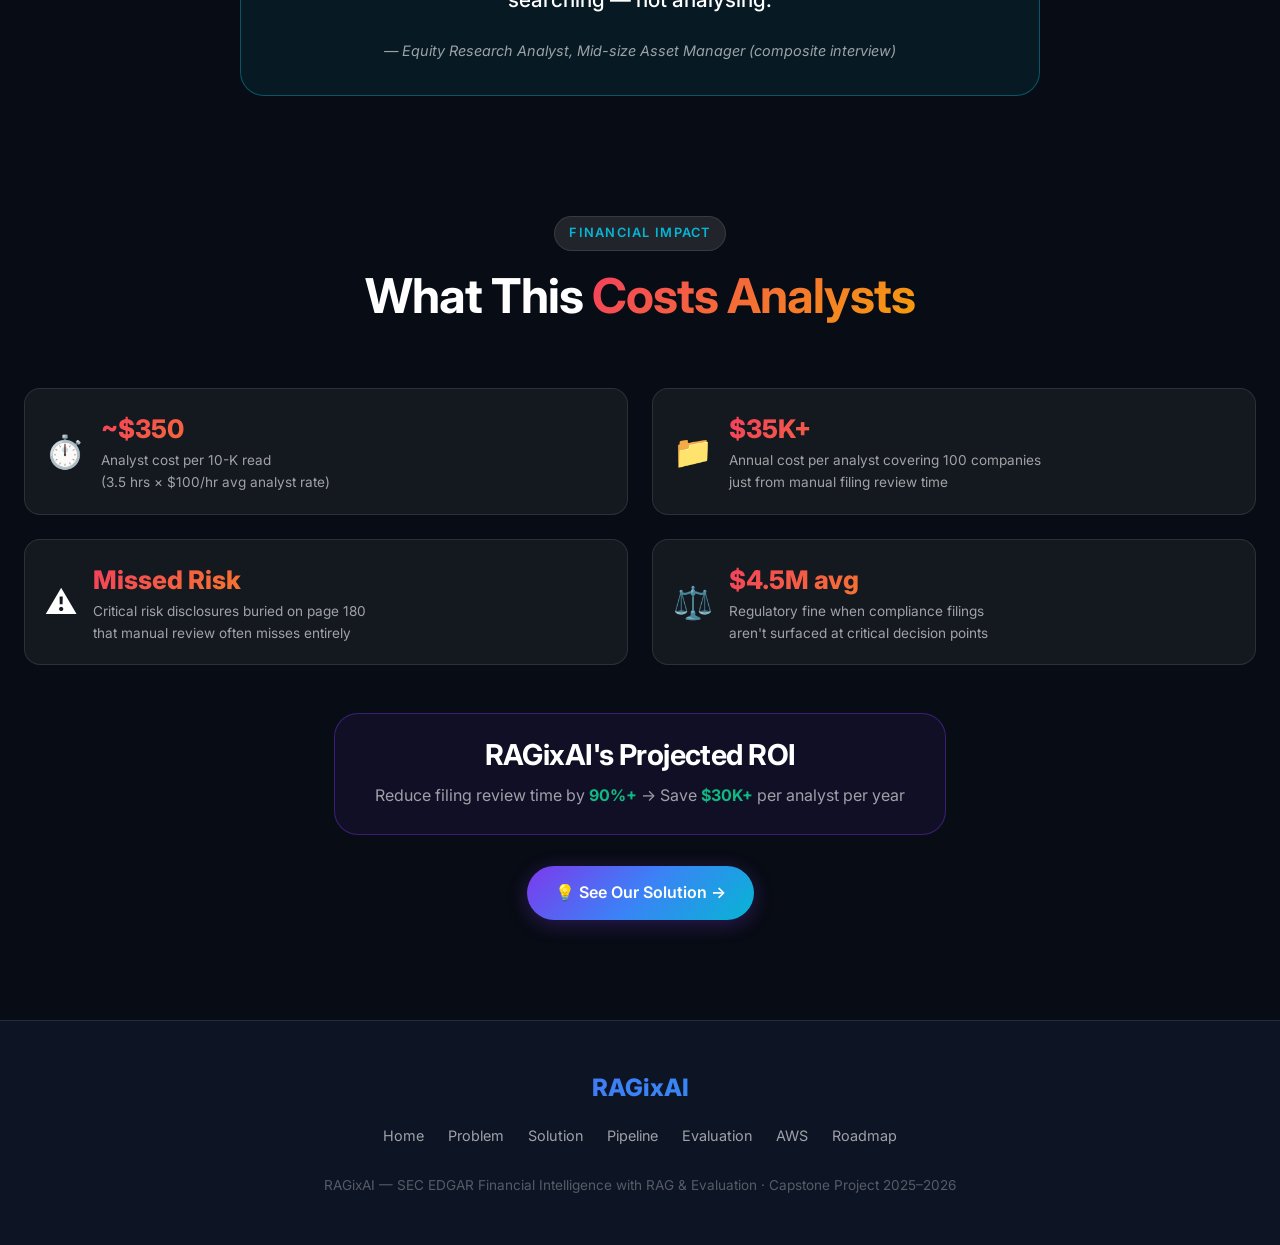
<file: problem.html>
<!DOCTYPE html>
<html lang="en">
<head>
  <meta charset="UTF-8" />
  <meta name="viewport" content="width=device-width, initial-scale=1.0" />
  <title>Problem Statement — RAGixAI</title>
  <link rel="preconnect" href="https://fonts.googleapis.com" />
  <link href="https://fonts.googleapis.com/css2?family=Inter:wght@400;500;600;700;800&family=JetBrains+Mono:wght@400;700&display=swap" rel="stylesheet" />
  <link rel="stylesheet" href="css/style.css" />
  <style>
    .problem-hero {
      min-height: 70vh;
      display: flex;
      align-items: center;
      justify-content: center;
      text-align: center;
      padding: calc(var(--nav-height) + 40px) 24px 80px;
      position: relative;
      overflow: hidden;
    }

    .problem-hero::before {
      content: '';
      position: absolute;
      inset: 0;
      background: radial-gradient(ellipse 80% 60% at 50% 100%, rgba(244, 63, 94, 0.12) 0%, transparent 70%);
    }

    .big-stat-banner {
      display: inline-block;
      font-size: clamp(3rem, 8vw, 6rem);
      font-weight: 900;
      background: var(--gradient-warm);
      -webkit-background-clip: text;
      -webkit-text-fill-color: transparent;
      background-clip: text;
      line-height: 1;
      margin: 24px 0;
    }

    /* ---- Counter Stats Grid ---- */
    .stats-counter-grid {
      display: grid;
      grid-template-columns: repeat(4, 1fr);
      gap: 2px;
      background: var(--glass-border);
      border: 1px solid var(--glass-border);
      border-radius: var(--border-radius-lg);
      overflow: hidden;
    }

    .stat-counter-cell {
      background: var(--glass-bg);
      padding: 36px 24px;
      text-align: center;
      position: relative;
      transition: var(--transition);
    }

    .stat-counter-cell:hover {
      background: var(--bg-card-hover);
    }

    .stat-counter-cell::after {
      content: '';
      position: absolute;
      bottom: 0;
      left: 20%;
      right: 20%;
      height: 2px;
      opacity: 0;
      transition: var(--transition);
    }

    .stat-counter-cell:hover::after { opacity: 1; }
    .stat-c1::after { background: var(--gradient-warm); }
    .stat-c2::after { background: var(--gradient-primary); }
    .stat-c3::after { background: var(--gradient-cool); }
    .stat-c4::after { background: var(--gradient-purple); }

    .stat-counter-num {
      font-size: clamp(2.2rem, 4vw, 3.2rem);
      font-weight: 900;
      line-height: 1;
      margin-bottom: 10px;
    }

    .stat-counter-label {
      font-size: 0.85rem;
      color: var(--white-60);
      line-height: 1.5;
    }

    /* ---- Failure Cards ---- */
    .failure-card {
      padding: 32px;
      border-radius: var(--border-radius);
      background: rgba(244, 63, 94, 0.04);
      border: 1px solid rgba(244, 63, 94, 0.15);
      transition: var(--transition);
      position: relative;
      overflow: hidden;
    }

    .failure-card::before {
      content: '';
      position: absolute;
      top: 0;
      left: 0;
      right: 0;
      height: 3px;
      background: linear-gradient(90deg, var(--coral), var(--amber));
    }

    .failure-card:hover {
      border-color: rgba(244, 63, 94, 0.35);
      transform: translateY(-4px);
      box-shadow: 0 12px 40px rgba(244, 63, 94, 0.15);
    }

    .failure-icon {
      font-size: 2.2rem;
      margin-bottom: 16px;
    }

    .failure-card h3 {
      color: #FDA4AF;
      font-size: 1.1rem;
      margin-bottom: 10px;
    }

    /* ---- Pain Points Grid ---- */
    .pain-card {
      padding: 28px;
      border-radius: var(--border-radius);
      background: var(--glass-bg);
      border: 1px solid var(--glass-border);
      transition: var(--transition);
    }

    .pain-card:hover {
      transform: translateY(-4px);
      border-color: rgba(124, 58, 237, 0.3);
      box-shadow: var(--shadow-glow-purple);
    }

    .pain-emoji {
      font-size: 2rem;
      margin-bottom: 12px;
    }

    /* ---- Market Bars ---- */
    .market-chart {
      display: flex;
      align-items: flex-end;
      gap: 16px;
      height: 200px;
      padding: 0 20px;
      border-bottom: 2px solid var(--glass-border);
    }

    .market-bar-group {
      display: flex;
      flex-direction: column;
      align-items: center;
      gap: 8px;
      flex: 1;
    }

    .market-bar {
      width: 100%;
      border-radius: 6px 6px 0 0;
      background: var(--gradient-primary);
      transition: height 1.5s cubic-bezier(0.4, 0, 0.2, 1);
      position: relative;
      min-height: 10px;
    }

    .market-bar-value {
      position: absolute;
      top: -24px;
      left: 50%;
      transform: translateX(-50%);
      font-size: 0.75rem;
      font-weight: 700;
      color: var(--white);
      white-space: nowrap;
    }

    .market-bar-year {
      font-size: 0.8rem;
      color: var(--white-60);
      font-weight: 600;
    }

    /* ---- Cost Breakdown ---- */
    .cost-breakdown {
      display: grid;
      grid-template-columns: 1fr 1fr;
      gap: 24px;
    }

    .cost-item {
      display: flex;
      align-items: center;
      gap: 16px;
      padding: 20px;
      background: var(--glass-bg);
      border: 1px solid var(--glass-border);
      border-radius: var(--border-radius);
      transition: var(--transition);
    }

    .cost-item:hover {
      border-color: rgba(245, 158, 11, 0.3);
      background: rgba(245, 158, 11, 0.05);
    }

    .cost-amount {
      font-size: 1.6rem;
      font-weight: 800;
      background: var(--gradient-warm);
      -webkit-background-clip: text;
      -webkit-text-fill-color: transparent;
      background-clip: text;
    }

    /* ---- Why RAG Cards ---- */
    .rag-reason-card {
      padding: 28px;
      border-radius: var(--border-radius);
      background: var(--glass-bg);
      border: 1px solid var(--glass-border);
      transition: var(--transition);
      position: relative;
      overflow: hidden;
    }

    .rag-reason-card::after {
      content: '';
      position: absolute;
      bottom: 0;
      left: 0;
      right: 0;
      height: 2px;
      background: var(--gradient-primary);
      transform: scaleX(0);
      transition: var(--transition);
      transform-origin: left;
    }

    .rag-reason-card:hover::after { transform: scaleX(1); }

    .rag-reason-card:hover {
      transform: translateY(-4px);
      border-color: rgba(6, 182, 212, 0.3);
    }

    @media (max-width: 768px) {
      .stats-counter-grid { grid-template-columns: repeat(2, 1fr); }
      .cost-breakdown { grid-template-columns: 1fr; }
      .market-chart { height: 140px; gap: 8px; }
    }
  </style>
</head>
<body>

<!-- Navigation -->
<nav class="nav" id="main-nav">
  <div class="nav-container">
    <a href="index.html" class="nav-logo">RAGixAI</a>
    <ul class="nav-links">
      <li><a href="index.html">Home</a></li>
      <li><a href="problem.html">Problem</a></li>
      <li><a href="solution.html">Solution</a></li>
      <li><a href="pipeline.html">Pipeline</a></li>
      <li><a href="evaluation.html">Evaluation</a></li>
      <li><a href="aws.html">AWS</a></li>
      <li><a href="roadmap.html" class="nav-cta">Roadmap</a></li>
    </ul>
    <div class="nav-toggle" id="nav-toggle"><span></span><span></span><span></span></div>
  </div>
</nav>

<!-- Hero -->
<section class="problem-hero">
  <div style="position:relative; z-index:2; max-width:800px;">
    <div class="section-tag" style="margin-bottom:20px;">Problem Statement</div>
    <h1 style="margin-bottom:16px;">
      The <span class="gradient-text-warm">SEC Filing Overload</span> Crisis
    </h1>
    <div class="big-stat-banner">36M+</div>
    <p style="font-size:1.2rem; max-width:600px; margin:0 auto 32px;">
      SEC filings on EDGAR — dense, complex, and nearly impossible to query at scale
    </p>
    <a href="#stats" class="btn btn-outline">
      📉 Explore the Data Below ↓
    </a>
  </div>
</section>

<!-- Animated Counter Stats -->
<section class="section" id="stats">
  <div class="section-header hidden">
    <div class="section-tag">By the Numbers</div>
    <h2>The Scale of the <span class="gradient-text-warm">Problem</span></h2>
  </div>

  <div class="stats-counter-grid hidden">
    <div class="stat-counter-cell stat-c1">
      <div class="stat-counter-num" style="color: #FDA4AF;">
        <span class="counter" data-target="3" data-suffix=".5">0</span>
        <span style="font-size:1.2rem;">hrs</span>
      </div>
      <div class="stat-counter-label">To read a single 10-K<br />annual report end-to-end</div>
    </div>
    <div class="stat-counter-cell stat-c2">
      <div class="stat-counter-num gradient-text">
        <span class="counter" data-target="150" data-suffix="+">0+</span>
      </div>
      <div class="stat-counter-label">Pages in an average 10-K<br />filing (some exceed 300)</div>
    </div>
    <div class="stat-counter-cell stat-c3">
      <div class="stat-counter-num" style="background: var(--gradient-cool); -webkit-background-clip: text; -webkit-text-fill-color: transparent; background-clip:text;">
        <span class="counter" data-target="6900" data-suffix="+">0+</span>
      </div>
      <div class="stat-counter-label">Public companies filing<br />with the SEC annually</div>
    </div>
    <div class="stat-counter-cell stat-c4">
      <div class="stat-counter-num gradient-text-purple">
        <span class="counter" data-target="36" data-suffix="M+">0M+</span>
      </div>
      <div class="stat-counter-label">Total filings in the<br />EDGAR database</div>
    </div>
  </div>
</section>

<div class="divider"></div>

<!-- Why Traditional Search Fails -->
<section class="section">
  <div class="section-header hidden">
    <div class="section-tag">The Root Cause</div>
    <h2>Why <span class="gradient-text-warm">Traditional Search</span> Fails</h2>
    <p>Keyword-based search was built for a different era. It simply cannot handle the density and complexity of SEC financial filings.</p>
  </div>

  <div class="cards-grid-4 hidden">
    <div class="failure-card delay-1">
      <div class="failure-icon">🔤</div>
      <h3>Dense Financial Language</h3>
      <p style="font-size:0.88rem;">Analysts ask questions in plain English but 10-K filings use complex legal and accounting language. "What are the revenue drivers?" won't match "net revenue attributable to product segment growth."</p>
    </div>
    <div class="failure-card delay-2">
      <div class="failure-icon">🧩</div>
      <h3>Cross-Filing Context</h3>
      <p style="font-size:0.88rem;">A question about a company's risk exposure spans dozens of sections across multiple filings. Traditional search returns a list of document links — not a synthesized, cited answer.</p>
    </div>
    <div class="failure-card delay-3">
      <div class="failure-icon">📎</div>
      <h3>No Source Traceability</h3>
      <p style="font-size:0.88rem;">Financial professionals must cite specific filing sections and page numbers. Generic search provides no link between the answer and the exact EDGAR document section that supports it.</p>
    </div>
    <div class="failure-card delay-4">
      <div class="failure-icon">🌫️</div>
      <h3>AI Hallucinations</h3>
      <p style="font-size:0.88rem;">Basic LLM chatbots without retrieval confidently fabricate financial figures. In investment, compliance, or legal contexts this is catastrophic — decisions made on wrong numbers.</p>
    </div>
  </div>
</section>

<!-- The Pain Points -->
<section class="section" style="padding-top:20px;">
  <div class="section-header hidden">
    <div class="section-tag">Financial Reality</div>
    <h2>The Real <span class="gradient-text">Pain Points</span></h2>
    <p>Specific, measurable problems analysts and investors face when working with SEC filings every day</p>
  </div>

  <div class="cards-grid-3 hidden">
    <div class="pain-card delay-1">
      <div class="pain-emoji">📄</div>
      <h3 style="margin-bottom:10px;">Overwhelming Filing Volume</h3>
      <p style="font-size:0.88rem;">A single 10-K can exceed 300 pages. Analysts covering 10+ companies must manually read thousands of pages per quarter — an impossible task at scale.</p>
    </div>
    <div class="pain-card delay-2">
      <div class="pain-emoji">🔍</div>
      <h3 style="margin-bottom:10px;">No Semantic Search on EDGAR</h3>
      <p style="font-size:0.88rem;">EDGAR's full-text search is keyword-only. Searching for "supply chain risk" won't find filings that discuss "logistics disruptions" — missing critical disclosures.</p>
    </div>
    <div class="pain-card delay-3">
      <div class="pain-emoji">📊</div>
      <h3 style="margin-bottom:10px;">Cross-Filing Comparison</h3>
      <p style="font-size:0.88rem;">Comparing risk factors or revenue trends across multiple companies requires downloading and manually reading dozens of filings. There is no unified query interface.</p>
    </div>
    <div class="pain-card delay-2">
      <div class="pain-emoji">⚖️</div>
      <h3 style="margin-bottom:10px;">Compliance & Audit Risk</h3>
      <p style="font-size:0.88rem;">Compliance teams must cite the exact filing section and page for every regulatory finding. Manual search makes this slow and error-prone — a serious legal liability.</p>
    </div>
    <div class="pain-card delay-3">
      <div class="pain-emoji">💰</div>
      <h3 style="margin-bottom:10px;">Investment Due Diligence</h3>
      <p style="font-size:0.88rem;">Investors running due diligence need answers fast. "What are this company's major risk factors compared to last year?" can take hours — RAGixAI answers in seconds.</p>
    </div>
    <div class="pain-card delay-4">
      <div class="pain-emoji">🤖</div>
      <h3 style="margin-bottom:10px;">Hallucination in Finance</h3>
      <p style="font-size:0.88rem;">Generic LLMs invent financial figures. A fabricated revenue number or debt ratio cited in an investment memo is not just wrong — it's potentially illegal.</p>
    </div>
  </div>
</section>

<div class="divider"></div>

<!-- Why RAG? Why Now? -->
<section class="section">
  <div class="section-header hidden">
    <div class="section-tag">Market Timing</div>
    <h2>Why <span class="gradient-text">RAG?</span> Why <span class="gradient-text">Now?</span></h2>
    <p>Four forces have converged to make RAG over SEC EDGAR filings not just possible — but urgently needed</p>
  </div>

  <div class="cards-grid-4 hidden">
    <div class="rag-reason-card delay-1">
      <div style="font-size:2.2rem; margin-bottom:14px;">🧠</div>
      <h4 style="margin-bottom:10px; color:var(--lavender);">LLM Maturity</h4>
      <p style="font-size:0.85rem;">Models like Claude 3.5 Sonnet demonstrate human-level comprehension, reasoning, and instruction-following. The LLM layer is no longer the bottleneck.</p>
    </div>
    <div class="rag-reason-card delay-2">
      <div style="font-size:2.2rem; margin-bottom:14px;">📐</div>
      <h4 style="margin-bottom:10px; color:var(--cyan);">Embedding Models</h4>
      <p style="font-size:0.85rem;">Dense retrieval embeddings (Cohere Embed v3, Titan Embeddings) now capture semantic meaning with high precision across dense financial and regulatory documents.</p>
    </div>
    <div class="rag-reason-card delay-3">
      <div style="font-size:2.2rem; margin-bottom:14px;">🗄️</div>
      <h4 style="margin-bottom:10px; color:var(--emerald);">Vector Databases</h4>
      <p style="font-size:0.85rem;">AWS OpenSearch, Pinecone, and Weaviate now offer production-grade vector search at the scale of the EDGAR corpus — millions of document chunks — with sub-100ms latency. The infrastructure is ready.</p>
    </div>
    <div class="rag-reason-card delay-4">
      <div style="font-size:2.2rem; margin-bottom:14px;">🏢</div>
      <h4 style="margin-bottom:10px; color:var(--amber);">Financial Sector Adoption</h4>
      <p style="font-size:0.85rem;">Investment banks, hedge funds, and compliance teams are actively deploying RAG over financial filings. The market has validated the approach — early movers gain decisive research advantages.</p>
    </div>
  </div>
</section>

<!-- Market Opportunity Chart -->
<section class="section" style="padding-top:20px;">
  <div class="section-header hidden">
    <div class="section-tag">Market Opportunity</div>
    <h2>Financial AI Market <span class="gradient-text">Growth</span></h2>
    <p>The financial AI and document intelligence market is exploding — from $2.4B to $23.6B by 2027</p>
  </div>

  <div class="glass-card hidden" style="padding:40px;">
    <div class="market-chart" id="market-chart" style="margin-bottom:12px;">
      <div class="market-bar-group">
        <div class="market-bar" id="bar-2022" style="height:0%;">
          <span class="market-bar-value">$2.4B</span>
        </div>
        <div class="market-bar-year">2022</div>
      </div>
      <div class="market-bar-group">
        <div class="market-bar" id="bar-2023" style="height:0%; background: linear-gradient(180deg, #7C3AED, #3B82F6);">
          <span class="market-bar-value">$4.1B</span>
        </div>
        <div class="market-bar-year">2023</div>
      </div>
      <div class="market-bar-group">
        <div class="market-bar" id="bar-2024" style="height:0%; background: linear-gradient(180deg, #3B82F6, #06B6D4);">
          <span class="market-bar-value">$7.8B</span>
        </div>
        <div class="market-bar-year">2024</div>
      </div>
      <div class="market-bar-group">
        <div class="market-bar" id="bar-2025" style="height:0%; background: linear-gradient(180deg, #06B6D4, #10B981);">
          <span class="market-bar-value">$12.3B</span>
        </div>
        <div class="market-bar-year">2025</div>
      </div>
      <div class="market-bar-group">
        <div class="market-bar" id="bar-2026" style="height:0%; background: linear-gradient(180deg, #10B981, #F59E0B);">
          <span class="market-bar-value">$17.9B</span>
        </div>
        <div class="market-bar-year">2026</div>
      </div>
      <div class="market-bar-group">
        <div class="market-bar" id="bar-2027" style="height:0%; background: linear-gradient(180deg, #F59E0B, #F43F5E);">
          <span class="market-bar-value">$23.6B</span>
        </div>
        <div class="market-bar-year">2027 (est.)</div>
      </div>
    </div>

    <div style="display:flex; justify-content:center; gap:32px; margin-top:20px; flex-wrap:wrap;">
      <div style="text-align:center;">
        <div style="font-size:1.8rem; font-weight:800; color:var(--emerald);">9.8× Growth</div>
        <div style="font-size:0.8rem; color:var(--white-60);">5-Year Market Expansion</div>
      </div>
      <div style="text-align:center;">
        <div style="font-size:1.8rem; font-weight:800; color:var(--cyan);">58% CAGR</div>
        <div style="font-size:0.8rem; color:var(--white-60);">Compound Annual Growth</div>
      </div>
      <div style="text-align:center;">
        <div style="font-size:1.8rem; font-weight:800; color:var(--amber);">$23.6B</div>
        <div style="font-size:0.8rem; color:var(--white-60);">Market Size by 2027</div>
      </div>
    </div>
  </div>
</section>

<!-- Testimonial Quote -->
<section class="section" style="padding-top:0;">
  <div class="callout callout-cyan hidden" style="max-width:800px; margin:0 auto; text-align:center;">
    <div style="font-size:3rem; margin-bottom:16px; opacity:0.4;">"</div>
    <blockquote style="font-size:1.3rem; font-weight:500; color:var(--white); line-height:1.7; margin-bottom:20px;">
      I cover 15 companies. Every earnings season I'm reading hundreds of pages of 10-K filings
      looking for a handful of numbers. Half my week is just searching — not analysing.
    </blockquote>
    <cite style="font-size:0.9rem; color:var(--white-60);">— Equity Research Analyst, Mid-size Asset Manager (composite interview)</cite>
  </div>
</section>

<!-- What This Costs Companies -->
<section class="section" style="padding-top:20px;">
  <div class="section-header hidden">
    <div class="section-tag">Financial Impact</div>
    <h2>What This <span class="gradient-text-warm">Costs Analysts</span></h2>
  </div>

  <div class="cost-breakdown hidden">
    <div class="cost-item delay-1">
      <div style="font-size:2rem;">⏱️</div>
      <div>
        <div class="cost-amount">~$350</div>
        <div style="font-size:0.85rem; color:var(--white-60);">Analyst cost per 10-K read<br />(3.5 hrs × $100/hr avg analyst rate)</div>
      </div>
    </div>
    <div class="cost-item delay-2">
      <div style="font-size:2rem;">📁</div>
      <div>
        <div class="cost-amount">$35K+</div>
        <div style="font-size:0.85rem; color:var(--white-60);">Annual cost per analyst covering 100 companies<br />just from manual filing review time</div>
      </div>
    </div>
    <div class="cost-item delay-3">
      <div style="font-size:2rem;">⚠️</div>
      <div>
        <div class="cost-amount">Missed Risk</div>
        <div style="font-size:0.85rem; color:var(--white-60);">Critical risk disclosures buried on page 180<br />that manual review often misses entirely</div>
      </div>
    </div>
    <div class="cost-item delay-4">
      <div style="font-size:2rem;">⚖️</div>
      <div>
        <div class="cost-amount">$4.5M avg</div>
        <div style="font-size:0.85rem; color:var(--white-60);">Regulatory fine when compliance filings<br />aren't surfaced at critical decision points</div>
      </div>
    </div>
  </div>

  <div style="text-align:center; margin-top:48px;" class="hidden delay-3">
    <div class="callout callout-purple" style="display:inline-block; padding:24px 40px;">
      <h3 style="margin-bottom:8px;">RAGixAI's Projected ROI</h3>
      <p style="font-size:1rem; margin:0;">
        Reduce filing review time by <strong style="color:var(--emerald);">90%+</strong> →
        Save <strong style="color:var(--emerald);">$30K+</strong> per analyst per year
      </p>
    </div>
    <div style="margin-top:24px;">
      <a href="solution.html" class="btn btn-primary">💡 See Our Solution →</a>
    </div>
  </div>
</section>

<!-- Footer -->
<footer class="footer">
  <div class="footer-inner">
    <div class="footer-logo">RAGixAI</div>
    <ul class="footer-links">
      <li><a href="index.html">Home</a></li>
      <li><a href="problem.html">Problem</a></li>
      <li><a href="solution.html">Solution</a></li>
      <li><a href="pipeline.html">Pipeline</a></li>
      <li><a href="evaluation.html">Evaluation</a></li>
      <li><a href="aws.html">AWS</a></li>
      <li><a href="roadmap.html">Roadmap</a></li>
    </ul>
    <p class="footer-info">RAGixAI — SEC EDGAR Financial Intelligence with RAG &amp; Evaluation · Capstone Project 2025–2026</p>
  </div>
</footer>

<script src="js/main.js"></script>
<script>
  // Market chart animation
  const chartObserver = new IntersectionObserver((entries) => {
    entries.forEach(entry => {
      if (entry.isIntersecting) {
        const bars = [
          { id: 'bar-2022', height: 10 },
          { id: 'bar-2023', height: 17 },
          { id: 'bar-2024', height: 33 },
          { id: 'bar-2025', height: 52 },
          { id: 'bar-2026', height: 76 },
          { id: 'bar-2027', height: 100 },
        ];
        bars.forEach((b, i) => {
          setTimeout(() => {
            const el = document.getElementById(b.id);
            if (el) el.style.height = b.height + '%';
          }, i * 150);
        });
        chartObserver.unobserve(entry.target);
      }
    });
  }, { threshold: 0.3 });

  const chart = document.getElementById('market-chart');
  if (chart) chartObserver.observe(chart);
</script>
</body>
</html>
</file>
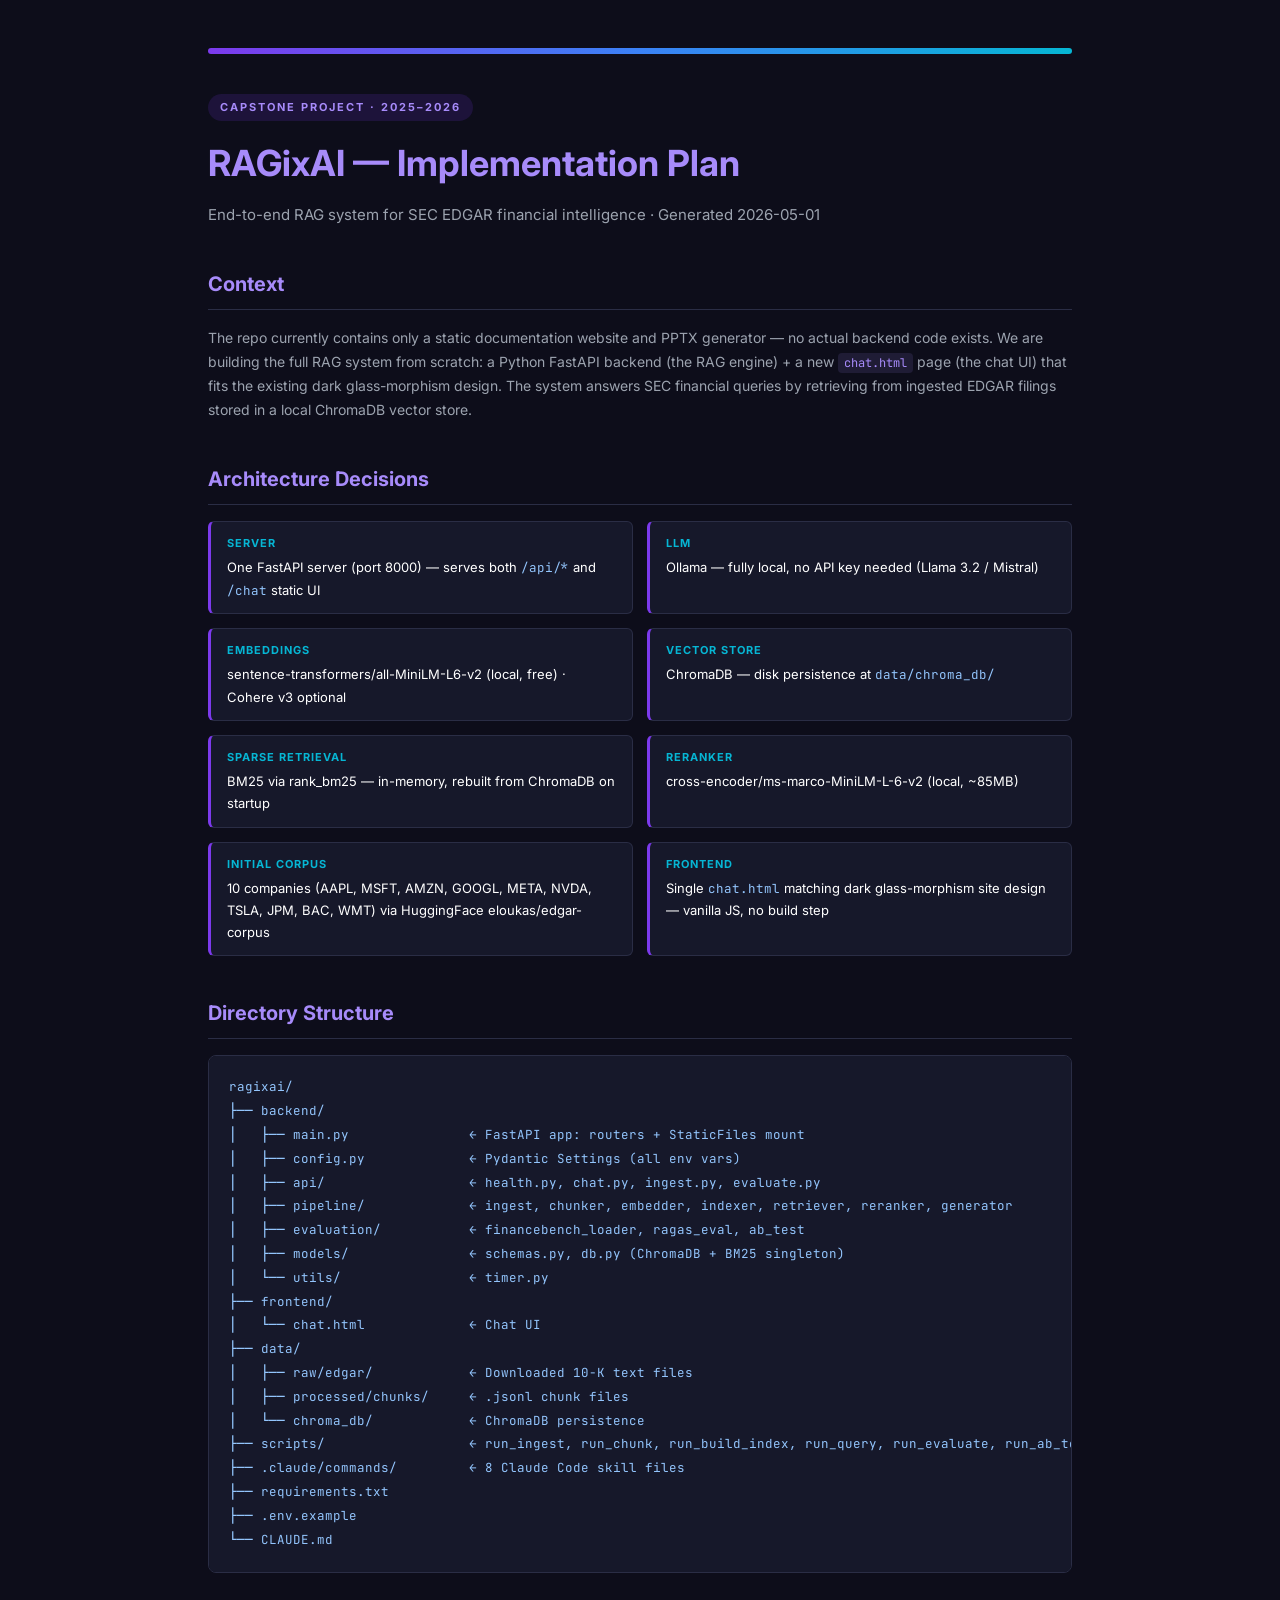
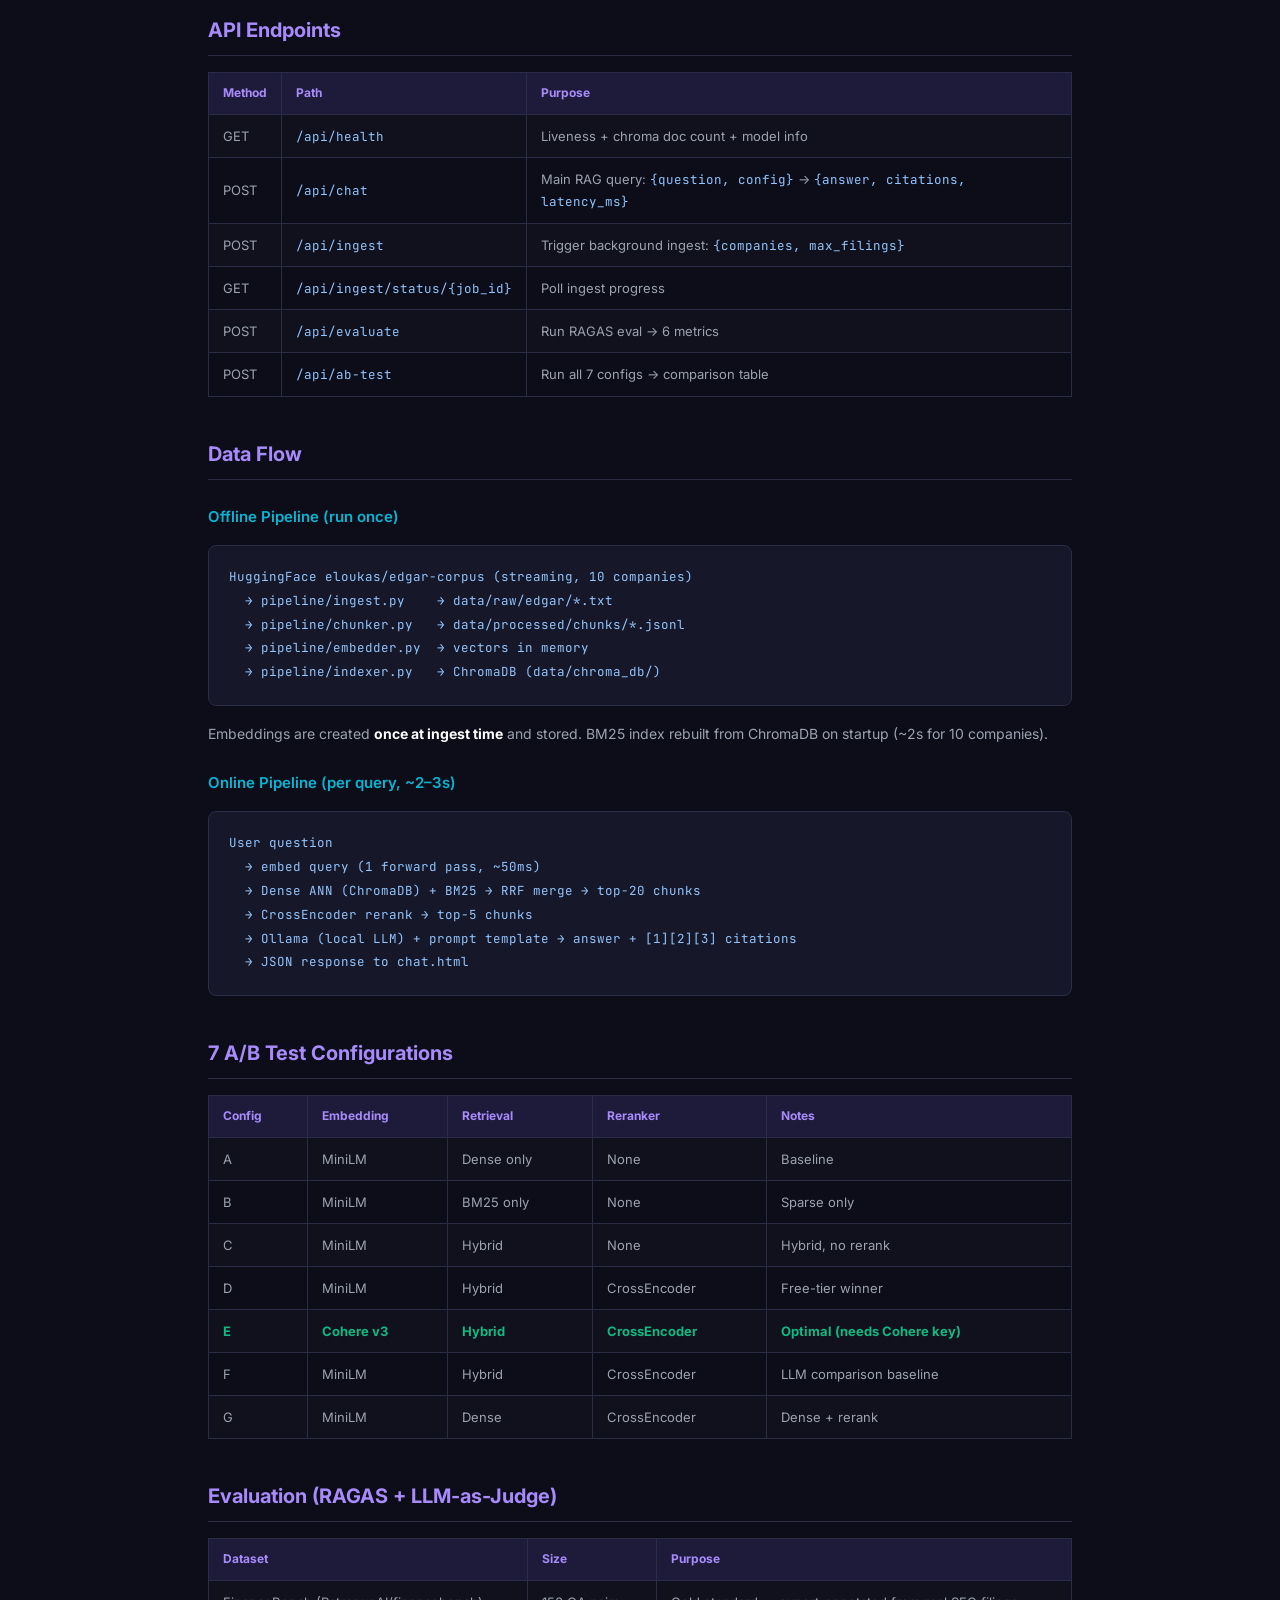
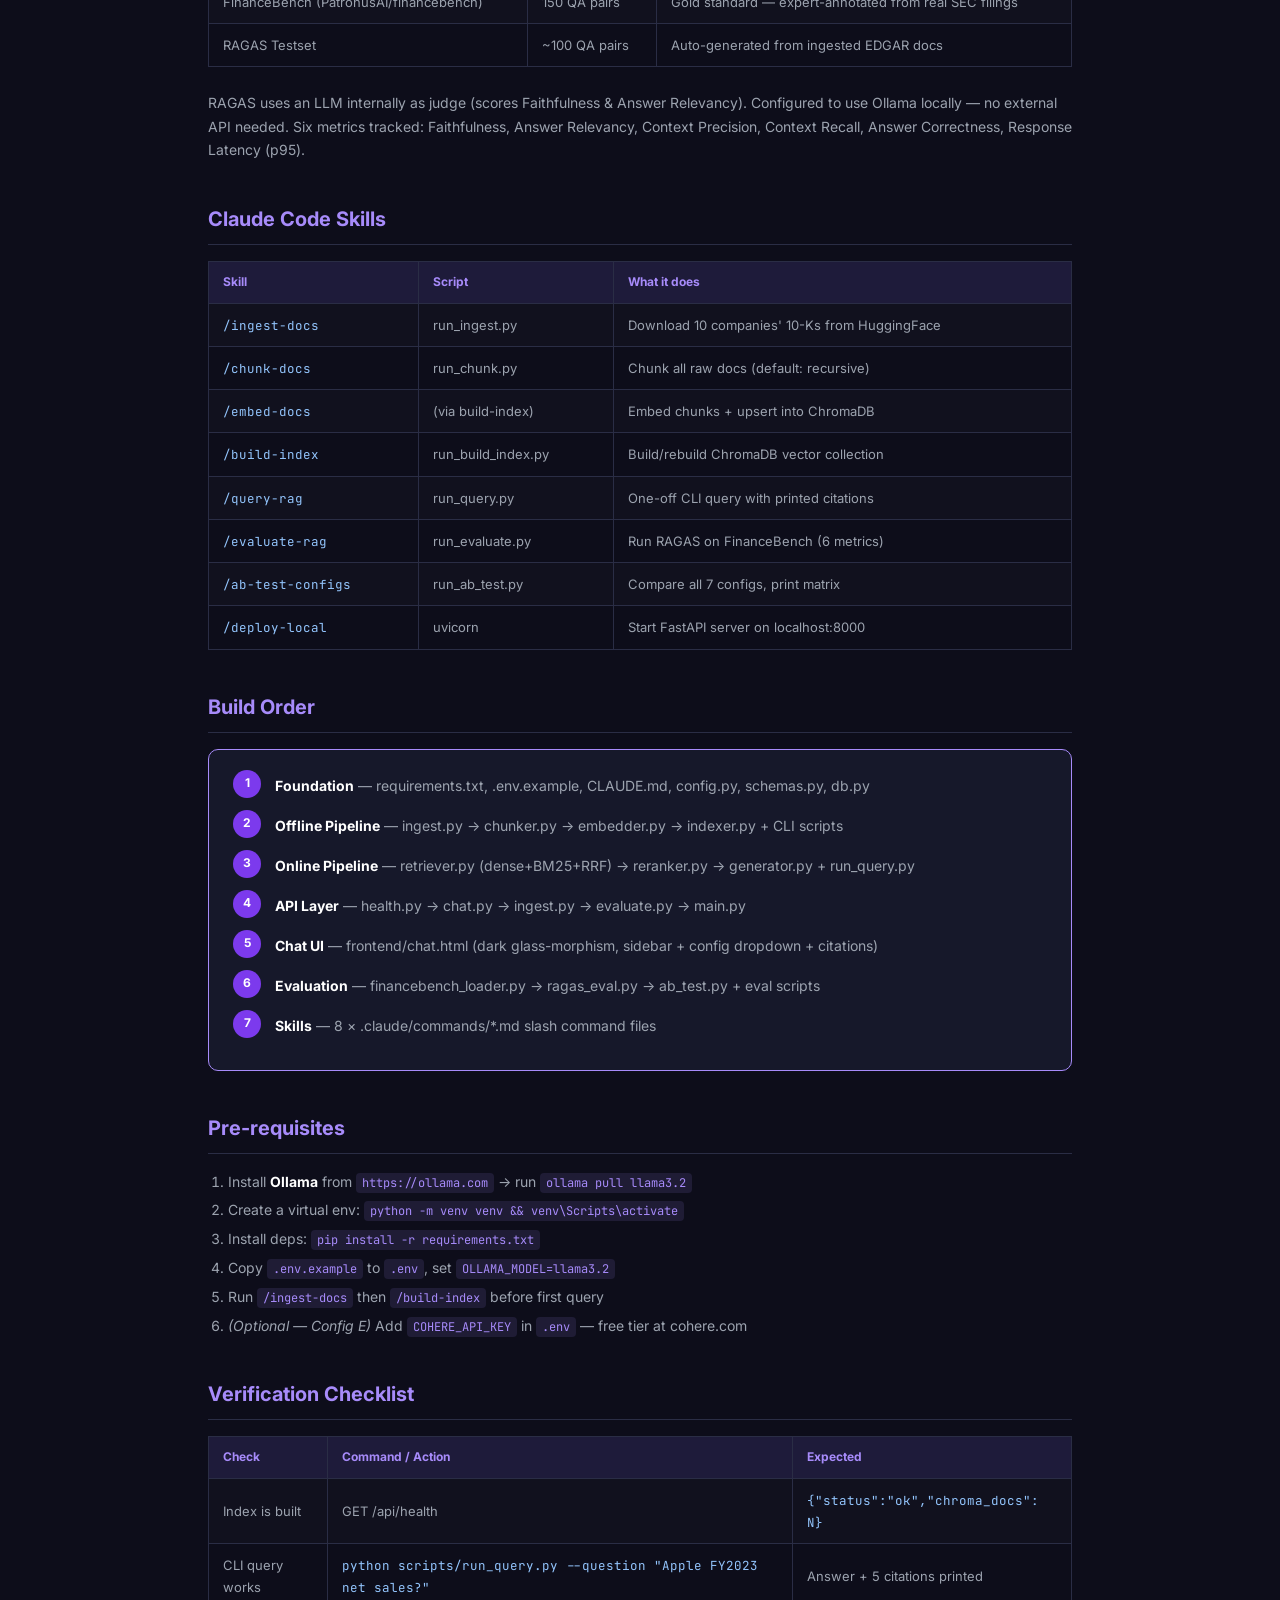
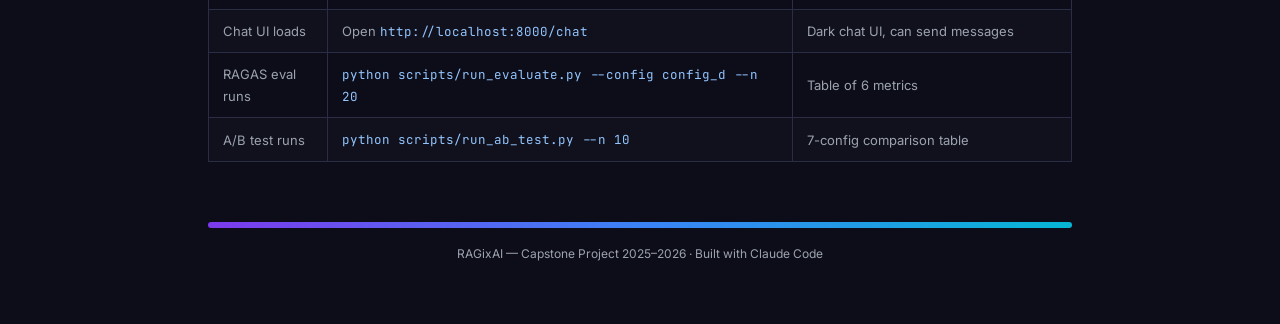
<file: RAGixAI_Implementation_Plan.html>
<!DOCTYPE html>
<html lang="en">
<head>
<meta charset="UTF-8">
<title>RAGixAI — Implementation Plan</title>
<style>
  @import url('https://fonts.googleapis.com/css2?family=Inter:wght@400;600;700&family=JetBrains+Mono&display=swap');
  :root {
    --bg: #0D0D1A; --card: #16182A; --border: #2A2D45;
    --purple: #7C3AED; --purpleL: #A78BFA;
    --cyan: #06B6D4; --emerald: #10B981; --amber: #F59E0B; --coral: #F43F5E;
    --white: #FFFFFF; --gray: #9CA3AF;
  }
  * { box-sizing: border-box; margin: 0; padding: 0; }
  body { background: var(--bg); color: var(--white); font-family: 'Inter', sans-serif; font-size: 14px; line-height: 1.7; padding: 48px; max-width: 960px; margin: 0 auto; }
  @media print {
    body { background: white; color: #111; padding: 20px; }
    .header-bar { background: linear-gradient(90deg, #7C3AED, #3B82F6, #06B6D4) !important; }
    table { border-collapse: collapse; }
    pre, code { background: #f3f4f6 !important; color: #111 !important; }
    th { background: #e5e7eb !important; color: #111 !important; }
    td { color: #333 !important; }
    h1,h2,h3 { color: #111 !important; }
    p, li { color: #333 !important; }
    .tag { background: #e5e7eb !important; color: #7C3AED !important; }
  }

  .header-bar { height: 6px; background: linear-gradient(90deg, var(--purple), #3B82F6, var(--cyan)); border-radius: 3px; margin-bottom: 40px; }
  .title-section { margin-bottom: 40px; }
  .tag { display: inline-block; background: rgba(124,58,237,0.15); color: var(--purpleL); font-size: 11px; font-weight: 700; letter-spacing: 2px; padding: 4px 12px; border-radius: 100px; margin-bottom: 12px; text-transform: uppercase; }
  h1 { font-size: 36px; font-weight: 700; color: var(--purpleL); margin-bottom: 8px; }
  .subtitle { color: var(--gray); font-size: 15px; }

  h2 { font-size: 20px; font-weight: 700; color: var(--purpleL); margin: 40px 0 16px; padding-bottom: 8px; border-bottom: 1px solid var(--border); }
  h3 { font-size: 15px; font-weight: 600; color: var(--cyan); margin: 24px 0 10px; }
  p { color: var(--gray); margin-bottom: 12px; }

  ul, ol { padding-left: 20px; margin-bottom: 14px; }
  li { color: var(--gray); margin-bottom: 5px; }
  strong { color: var(--white); }

  pre { background: var(--card); border: 1px solid var(--border); border-radius: 8px; padding: 20px; overflow-x: auto; margin: 16px 0; }
  code { font-family: 'JetBrains Mono', monospace; font-size: 12.5px; color: #93C5FD; }
  p code, li code { background: rgba(167,139,250,0.12); color: var(--purpleL); padding: 2px 6px; border-radius: 4px; font-size: 12px; }

  table { width: 100%; border-collapse: collapse; margin: 16px 0 24px; }
  th { background: #1E1B3A; color: var(--purpleL); font-weight: 700; font-size: 12px; padding: 10px 14px; text-align: left; border: 1px solid var(--border); }
  td { padding: 10px 14px; border: 1px solid var(--border); color: var(--gray); font-size: 13px; }
  tr:nth-child(even) td { background: rgba(255,255,255,0.02); }
  tr:hover td { background: rgba(124,58,237,0.06); }
  td strong { color: var(--emerald); }

  .card { background: var(--card); border: 1px solid var(--border); border-radius: 10px; padding: 20px 24px; margin: 16px 0; }
  .card-purple { border-color: var(--purpleL); }
  .card-cyan { border-color: var(--cyan); }
  .card-emerald { border-color: var(--emerald); }

  .arch-grid { display: grid; grid-template-columns: 1fr 1fr; gap: 14px; margin: 16px 0; }
  .arch-item { background: var(--card); border: 1px solid var(--border); border-left: 3px solid var(--purple); border-radius: 6px; padding: 12px 16px; }
  .arch-item .label { font-size: 11px; font-weight: 700; color: var(--cyan); text-transform: uppercase; letter-spacing: 1px; margin-bottom: 4px; }
  .arch-item .value { color: var(--white); font-size: 13px; }

  .step { display: flex; gap: 14px; margin-bottom: 12px; align-items: flex-start; }
  .step-num { min-width: 28px; height: 28px; background: var(--purple); color: white; border-radius: 50%; display: flex; align-items: center; justify-content: center; font-size: 12px; font-weight: 700; }
  .step-text { color: var(--gray); padding-top: 4px; }

  .footer-bar { height: 6px; background: linear-gradient(90deg, var(--purple), #3B82F6, var(--cyan)); border-radius: 3px; margin-top: 60px; }
  .footer-note { text-align: center; color: var(--gray); font-size: 12px; margin-top: 16px; }
</style>
</head>
<body>
<div class="header-bar"></div>

<div class="title-section">
  <div class="tag">Capstone Project · 2025–2026</div>
  <h1>RAGixAI — Implementation Plan</h1>
  <p class="subtitle">End-to-end RAG system for SEC EDGAR financial intelligence · Generated 2026-05-01</p>
</div>

<h2>Context</h2>
<p>The repo currently contains only a static documentation website and PPTX generator — no actual backend code exists. We are building the full RAG system from scratch: a Python FastAPI backend (the RAG engine) + a new <code>chat.html</code> page (the chat UI) that fits the existing dark glass-morphism design. The system answers SEC financial queries by retrieving from ingested EDGAR filings stored in a local ChromaDB vector store.</p>

<h2>Architecture Decisions</h2>
<div class="arch-grid">
  <div class="arch-item"><div class="label">Server</div><div class="value">One FastAPI server (port 8000) — serves both <code>/api/*</code> and <code>/chat</code> static UI</div></div>
  <div class="arch-item"><div class="label">LLM</div><div class="value">Ollama — fully local, no API key needed (Llama 3.2 / Mistral)</div></div>
  <div class="arch-item"><div class="label">Embeddings</div><div class="value">sentence-transformers/all-MiniLM-L6-v2 (local, free) · Cohere v3 optional</div></div>
  <div class="arch-item"><div class="label">Vector Store</div><div class="value">ChromaDB — disk persistence at <code>data/chroma_db/</code></div></div>
  <div class="arch-item"><div class="label">Sparse Retrieval</div><div class="value">BM25 via rank_bm25 — in-memory, rebuilt from ChromaDB on startup</div></div>
  <div class="arch-item"><div class="label">Reranker</div><div class="value">cross-encoder/ms-marco-MiniLM-L-6-v2 (local, ~85MB)</div></div>
  <div class="arch-item"><div class="label">Initial Corpus</div><div class="value">10 companies (AAPL, MSFT, AMZN, GOOGL, META, NVDA, TSLA, JPM, BAC, WMT) via HuggingFace eloukas/edgar-corpus</div></div>
  <div class="arch-item"><div class="label">Frontend</div><div class="value">Single <code>chat.html</code> matching dark glass-morphism site design — vanilla JS, no build step</div></div>
</div>

<h2>Directory Structure</h2>
<pre><code>ragixai/
├── backend/
│   ├── main.py               ← FastAPI app: routers + StaticFiles mount
│   ├── config.py             ← Pydantic Settings (all env vars)
│   ├── api/                  ← health.py, chat.py, ingest.py, evaluate.py
│   ├── pipeline/             ← ingest, chunker, embedder, indexer, retriever, reranker, generator
│   ├── evaluation/           ← financebench_loader, ragas_eval, ab_test
│   ├── models/               ← schemas.py, db.py (ChromaDB + BM25 singleton)
│   └── utils/                ← timer.py
├── frontend/
│   └── chat.html             ← Chat UI
├── data/
│   ├── raw/edgar/            ← Downloaded 10-K text files
│   ├── processed/chunks/     ← .jsonl chunk files
│   └── chroma_db/            ← ChromaDB persistence
├── scripts/                  ← run_ingest, run_chunk, run_build_index, run_query, run_evaluate, run_ab_test
├── .claude/commands/         ← 8 Claude Code skill files
├── requirements.txt
├── .env.example
└── CLAUDE.md</code></pre>

<h2>API Endpoints</h2>
<table>
<tr><th>Method</th><th>Path</th><th>Purpose</th></tr>
<tr><td>GET</td><td><code>/api/health</code></td><td>Liveness + chroma doc count + model info</td></tr>
<tr><td>POST</td><td><code>/api/chat</code></td><td>Main RAG query: <code>{question, config}</code> → <code>{answer, citations, latency_ms}</code></td></tr>
<tr><td>POST</td><td><code>/api/ingest</code></td><td>Trigger background ingest: <code>{companies, max_filings}</code></td></tr>
<tr><td>GET</td><td><code>/api/ingest/status/{job_id}</code></td><td>Poll ingest progress</td></tr>
<tr><td>POST</td><td><code>/api/evaluate</code></td><td>Run RAGAS eval → 6 metrics</td></tr>
<tr><td>POST</td><td><code>/api/ab-test</code></td><td>Run all 7 configs → comparison table</td></tr>
</table>

<h2>Data Flow</h2>
<h3>Offline Pipeline (run once)</h3>
<pre><code>HuggingFace eloukas/edgar-corpus (streaming, 10 companies)
  → pipeline/ingest.py    → data/raw/edgar/*.txt
  → pipeline/chunker.py   → data/processed/chunks/*.jsonl
  → pipeline/embedder.py  → vectors in memory
  → pipeline/indexer.py   → ChromaDB (data/chroma_db/)</code></pre>
<p>Embeddings are created <strong>once at ingest time</strong> and stored. BM25 index rebuilt from ChromaDB on startup (~2s for 10 companies).</p>

<h3>Online Pipeline (per query, ~2–3s)</h3>
<pre><code>User question
  → embed query (1 forward pass, ~50ms)
  → Dense ANN (ChromaDB) + BM25 → RRF merge → top-20 chunks
  → CrossEncoder rerank → top-5 chunks
  → Ollama (local LLM) + prompt template → answer + [1][2][3] citations
  → JSON response to chat.html</code></pre>

<h2>7 A/B Test Configurations</h2>
<table>
<tr><th>Config</th><th>Embedding</th><th>Retrieval</th><th>Reranker</th><th>Notes</th></tr>
<tr><td>A</td><td>MiniLM</td><td>Dense only</td><td>None</td><td>Baseline</td></tr>
<tr><td>B</td><td>MiniLM</td><td>BM25 only</td><td>None</td><td>Sparse only</td></tr>
<tr><td>C</td><td>MiniLM</td><td>Hybrid</td><td>None</td><td>Hybrid, no rerank</td></tr>
<tr><td>D</td><td>MiniLM</td><td>Hybrid</td><td>CrossEncoder</td><td>Free-tier winner</td></tr>
<tr><td><strong>E</strong></td><td><strong>Cohere v3</strong></td><td><strong>Hybrid</strong></td><td><strong>CrossEncoder</strong></td><td><strong>Optimal (needs Cohere key)</strong></td></tr>
<tr><td>F</td><td>MiniLM</td><td>Hybrid</td><td>CrossEncoder</td><td>LLM comparison baseline</td></tr>
<tr><td>G</td><td>MiniLM</td><td>Dense</td><td>CrossEncoder</td><td>Dense + rerank</td></tr>
</table>

<h2>Evaluation (RAGAS + LLM-as-Judge)</h2>
<table>
<tr><th>Dataset</th><th>Size</th><th>Purpose</th></tr>
<tr><td>FinanceBench (PatronusAI/financebench)</td><td>150 QA pairs</td><td>Gold standard — expert-annotated from real SEC filings</td></tr>
<tr><td>RAGAS Testset</td><td>~100 QA pairs</td><td>Auto-generated from ingested EDGAR docs</td></tr>
</table>
<p>RAGAS uses an LLM internally as judge (scores Faithfulness &amp; Answer Relevancy). Configured to use Ollama locally — no external API needed. Six metrics tracked: Faithfulness, Answer Relevancy, Context Precision, Context Recall, Answer Correctness, Response Latency (p95).</p>

<h2>Claude Code Skills</h2>
<table>
<tr><th>Skill</th><th>Script</th><th>What it does</th></tr>
<tr><td><code>/ingest-docs</code></td><td>run_ingest.py</td><td>Download 10 companies' 10-Ks from HuggingFace</td></tr>
<tr><td><code>/chunk-docs</code></td><td>run_chunk.py</td><td>Chunk all raw docs (default: recursive)</td></tr>
<tr><td><code>/embed-docs</code></td><td>(via build-index)</td><td>Embed chunks + upsert into ChromaDB</td></tr>
<tr><td><code>/build-index</code></td><td>run_build_index.py</td><td>Build/rebuild ChromaDB vector collection</td></tr>
<tr><td><code>/query-rag</code></td><td>run_query.py</td><td>One-off CLI query with printed citations</td></tr>
<tr><td><code>/evaluate-rag</code></td><td>run_evaluate.py</td><td>Run RAGAS on FinanceBench (6 metrics)</td></tr>
<tr><td><code>/ab-test-configs</code></td><td>run_ab_test.py</td><td>Compare all 7 configs, print matrix</td></tr>
<tr><td><code>/deploy-local</code></td><td>uvicorn</td><td>Start FastAPI server on localhost:8000</td></tr>
</table>

<h2>Build Order</h2>
<div class="card card-purple">
  <div class="step"><div class="step-num">1</div><div class="step-text"><strong>Foundation</strong> — requirements.txt, .env.example, CLAUDE.md, config.py, schemas.py, db.py</div></div>
  <div class="step"><div class="step-num">2</div><div class="step-text"><strong>Offline Pipeline</strong> — ingest.py → chunker.py → embedder.py → indexer.py + CLI scripts</div></div>
  <div class="step"><div class="step-num">3</div><div class="step-text"><strong>Online Pipeline</strong> — retriever.py (dense+BM25+RRF) → reranker.py → generator.py + run_query.py</div></div>
  <div class="step"><div class="step-num">4</div><div class="step-text"><strong>API Layer</strong> — health.py → chat.py → ingest.py → evaluate.py → main.py</div></div>
  <div class="step"><div class="step-num">5</div><div class="step-text"><strong>Chat UI</strong> — frontend/chat.html (dark glass-morphism, sidebar + config dropdown + citations)</div></div>
  <div class="step"><div class="step-num">6</div><div class="step-text"><strong>Evaluation</strong> — financebench_loader.py → ragas_eval.py → ab_test.py + eval scripts</div></div>
  <div class="step"><div class="step-num">7</div><div class="step-text"><strong>Skills</strong> — 8 × .claude/commands/*.md slash command files</div></div>
</div>

<h2>Pre-requisites</h2>
<ol>
  <li>Install <strong>Ollama</strong> from <code>https://ollama.com</code> → run <code>ollama pull llama3.2</code></li>
  <li>Create a virtual env: <code>python -m venv venv && venv\Scripts\activate</code></li>
  <li>Install deps: <code>pip install -r requirements.txt</code></li>
  <li>Copy <code>.env.example</code> to <code>.env</code>, set <code>OLLAMA_MODEL=llama3.2</code></li>
  <li>Run <code>/ingest-docs</code> then <code>/build-index</code> before first query</li>
  <li><em>(Optional — Config E)</em> Add <code>COHERE_API_KEY</code> in <code>.env</code> — free tier at cohere.com</li>
</ol>

<h2>Verification Checklist</h2>
<table>
<tr><th>Check</th><th>Command / Action</th><th>Expected</th></tr>
<tr><td>Index is built</td><td>GET /api/health</td><td><code>{"status":"ok","chroma_docs": N}</code></td></tr>
<tr><td>CLI query works</td><td><code>python scripts/run_query.py --question "Apple FY2023 net sales?"</code></td><td>Answer + 5 citations printed</td></tr>
<tr><td>Chat UI loads</td><td>Open <code>http://localhost:8000/chat</code></td><td>Dark chat UI, can send messages</td></tr>
<tr><td>RAGAS eval runs</td><td><code>python scripts/run_evaluate.py --config config_d --n 20</code></td><td>Table of 6 metrics</td></tr>
<tr><td>A/B test runs</td><td><code>python scripts/run_ab_test.py --n 10</code></td><td>7-config comparison table</td></tr>
</table>

<div class="footer-bar"></div>
<p class="footer-note">RAGixAI — Capstone Project 2025–2026 · Built with Claude Code</p>
</body>
</html>
</file>
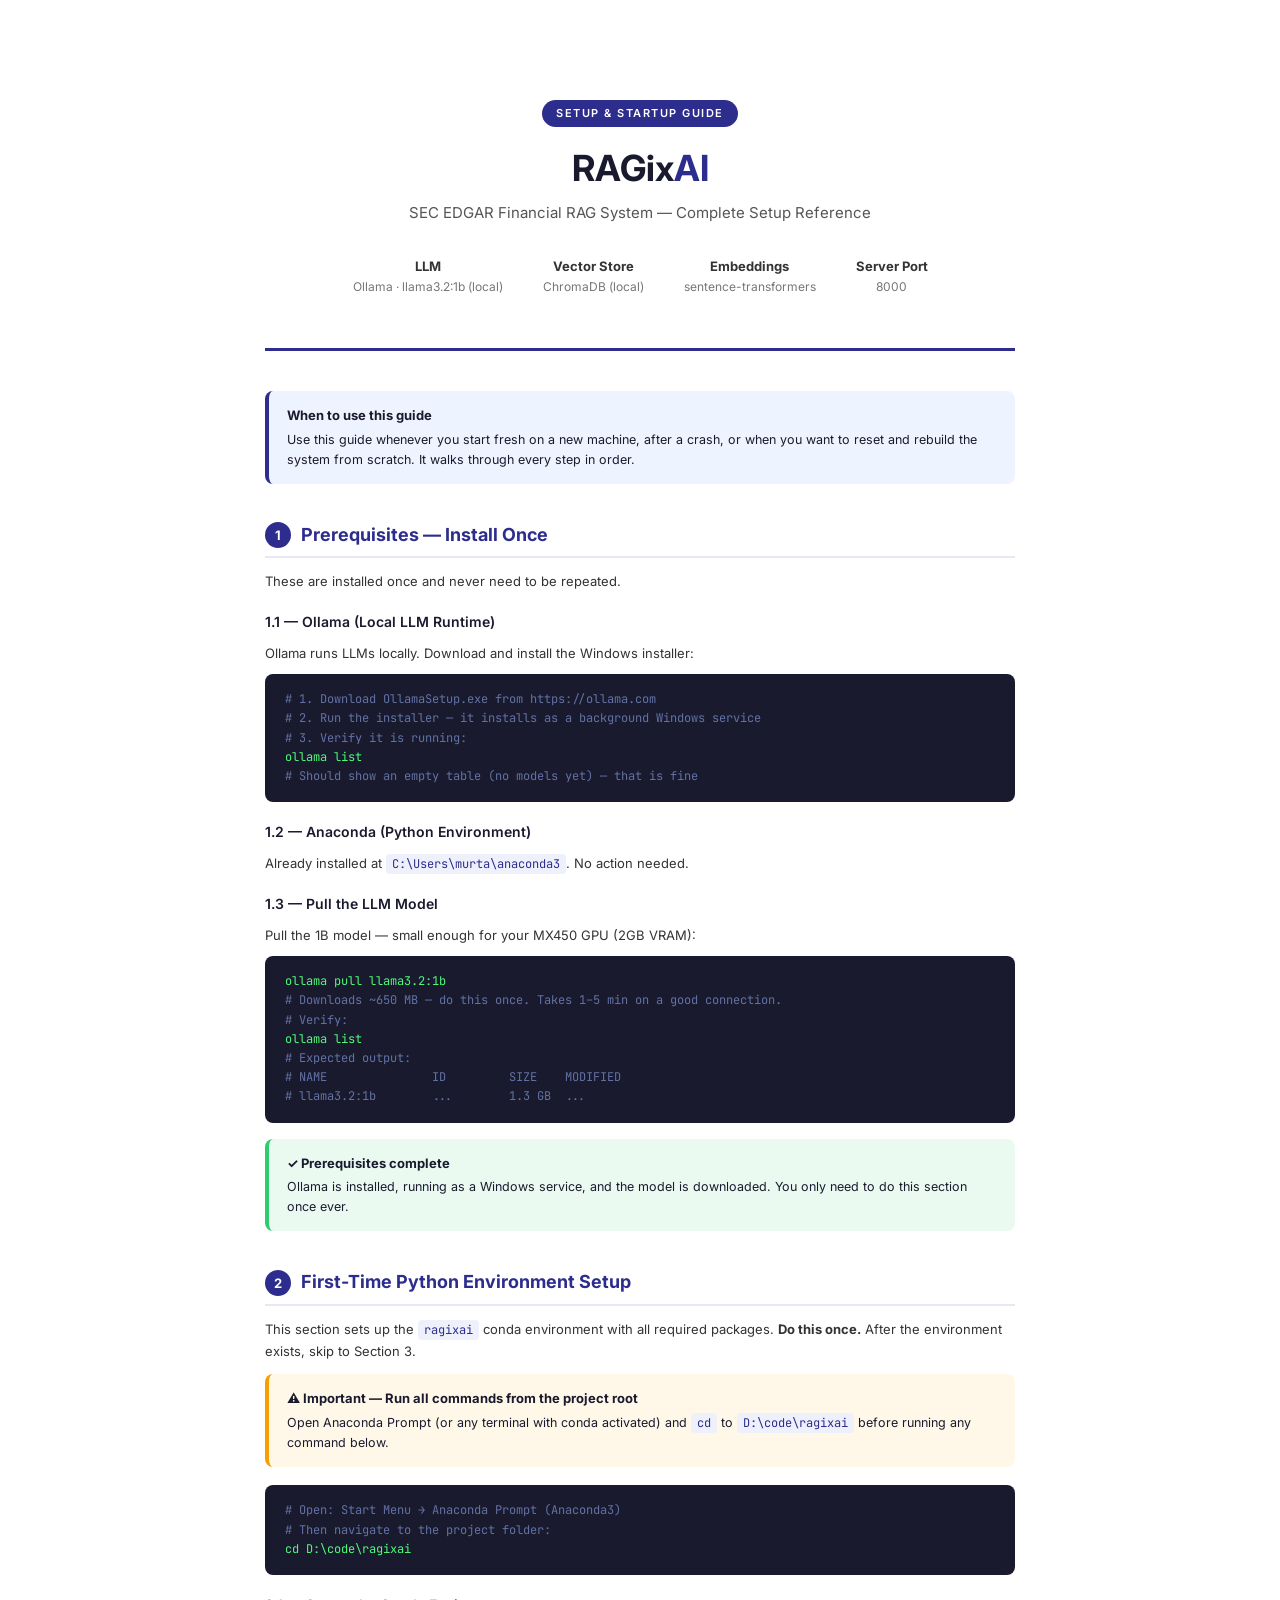
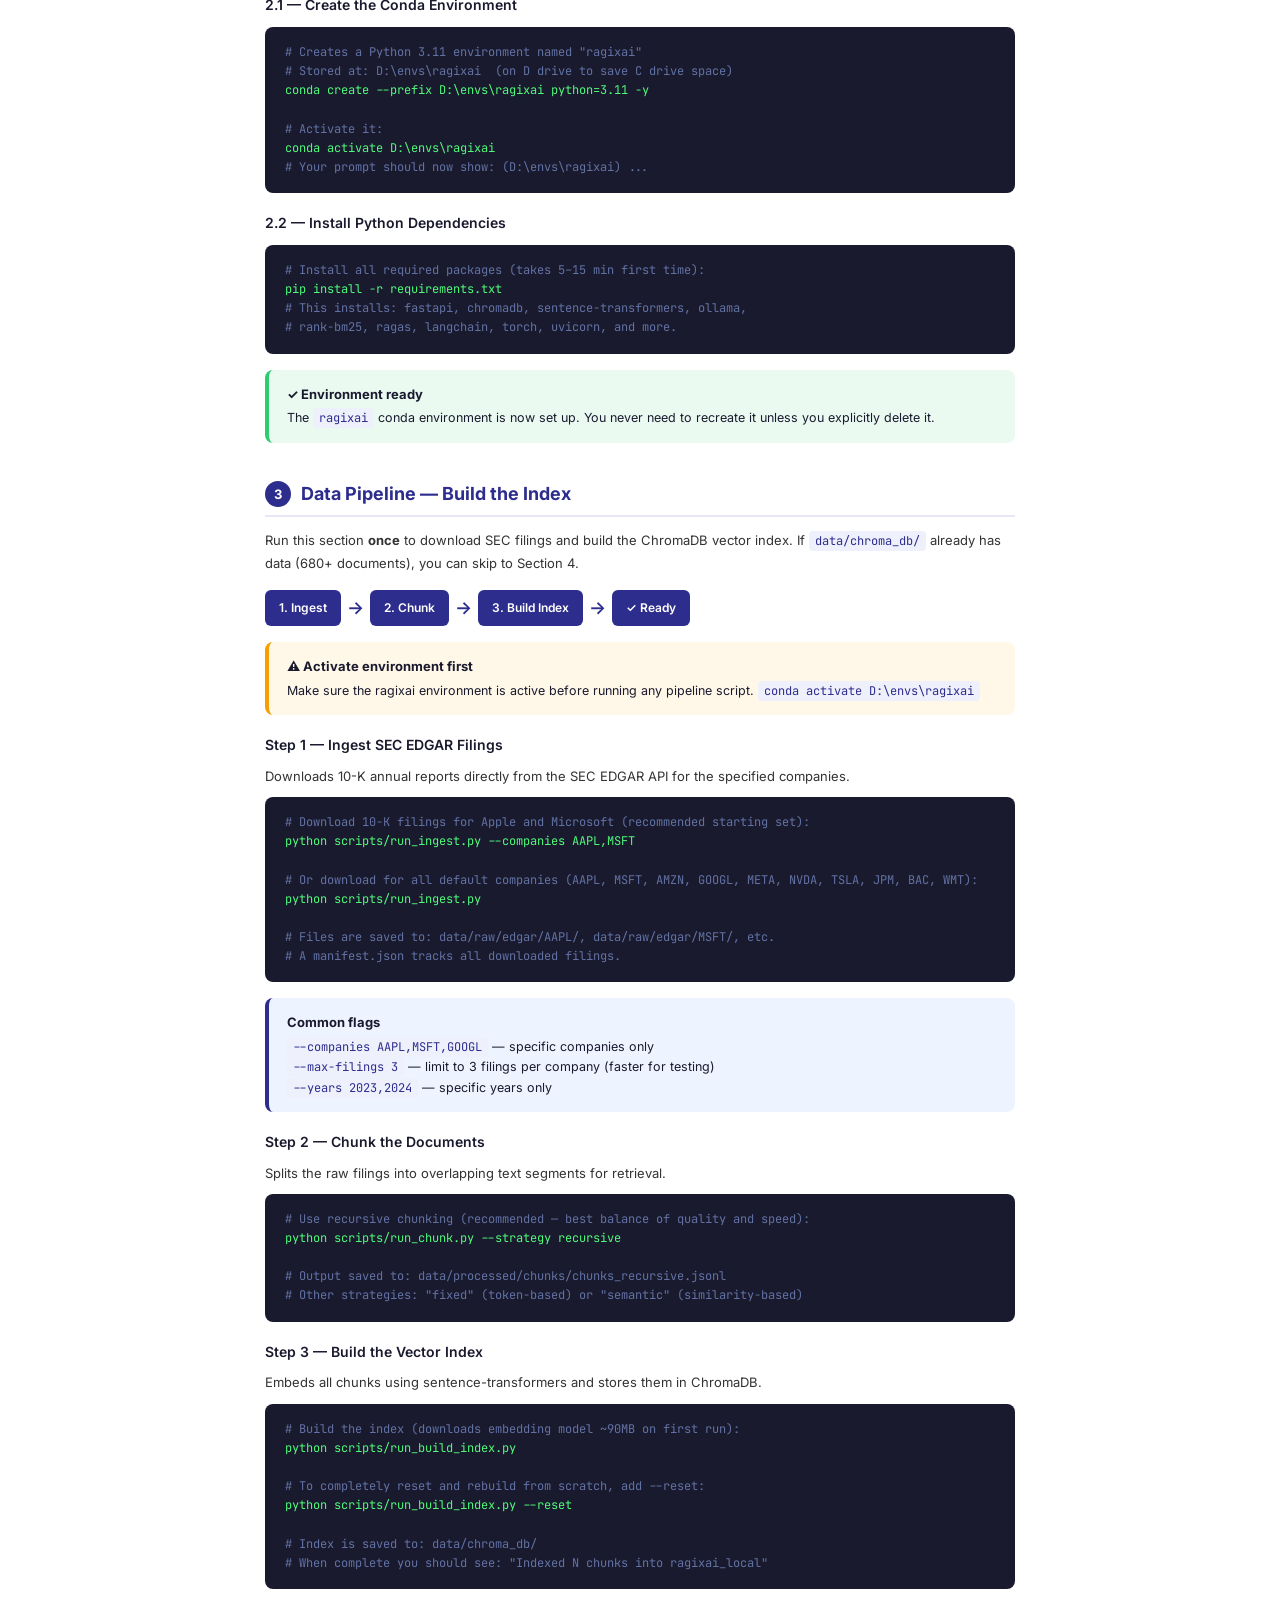
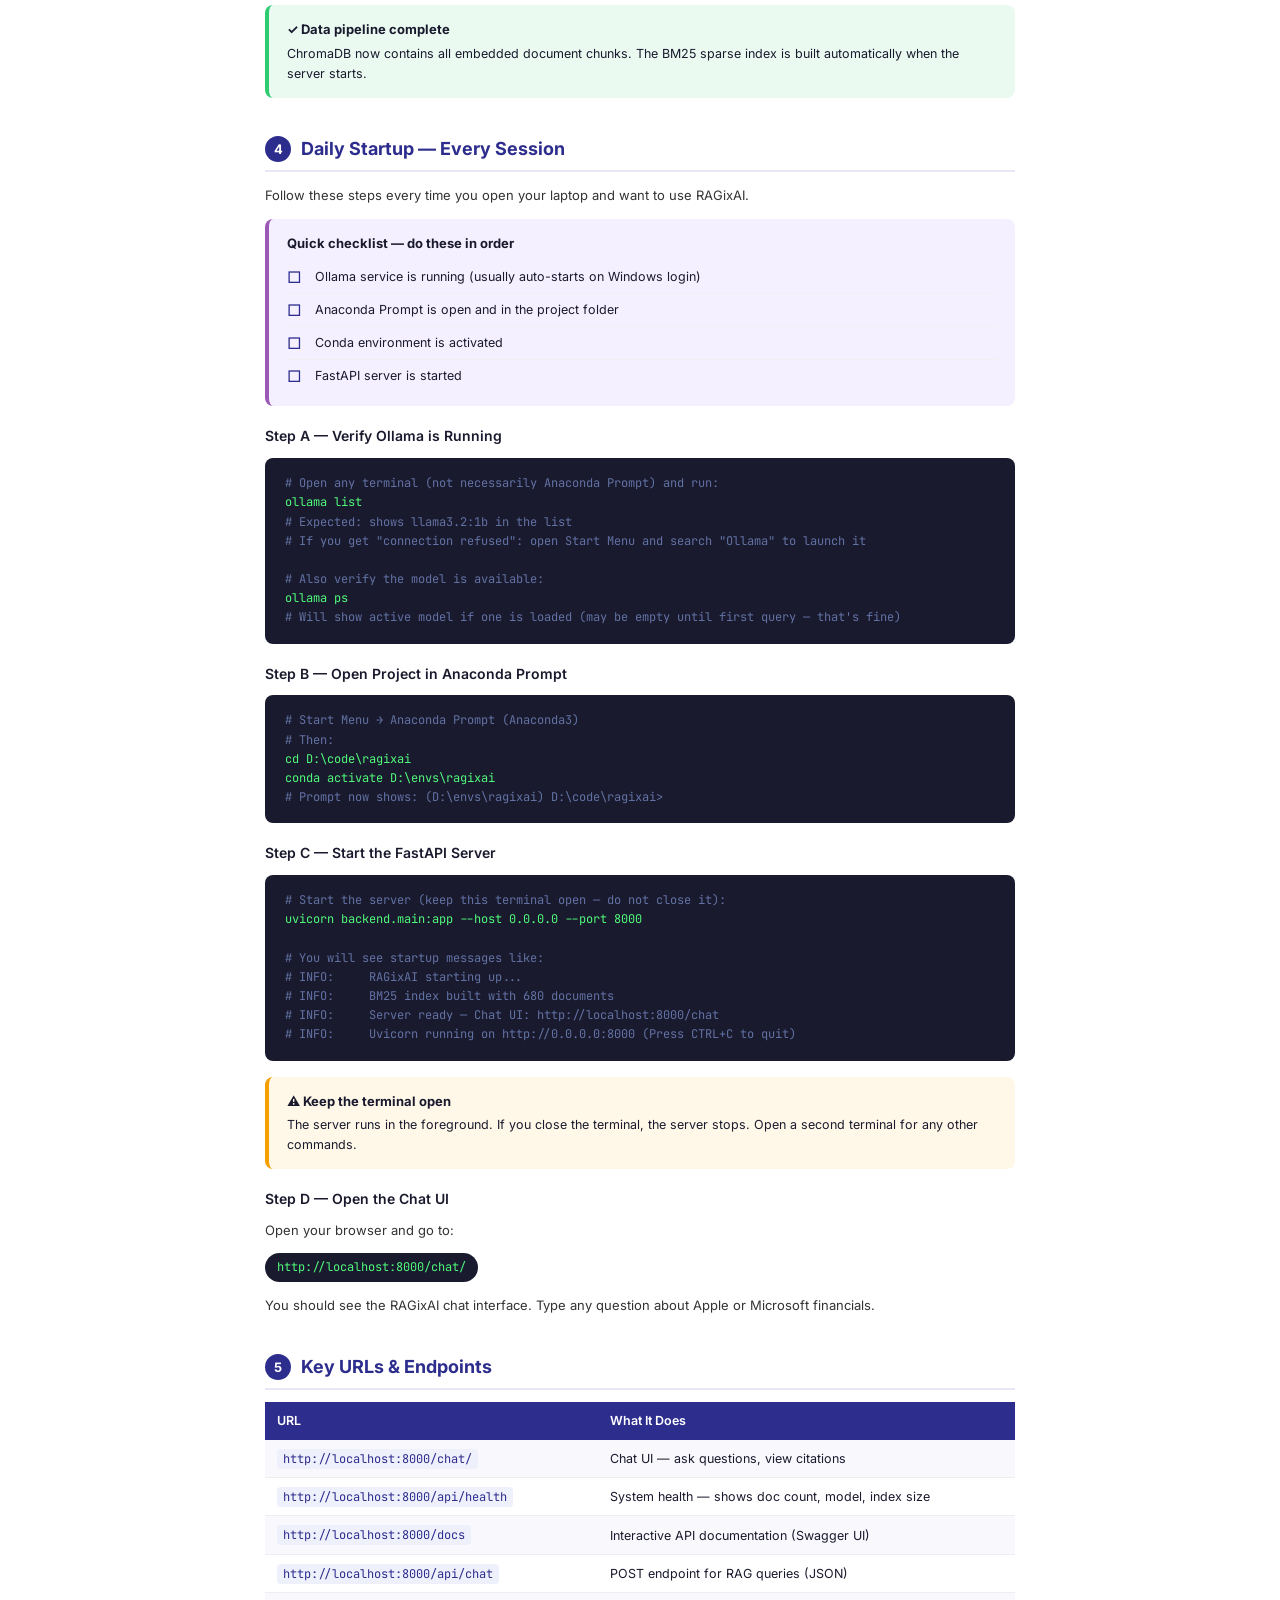
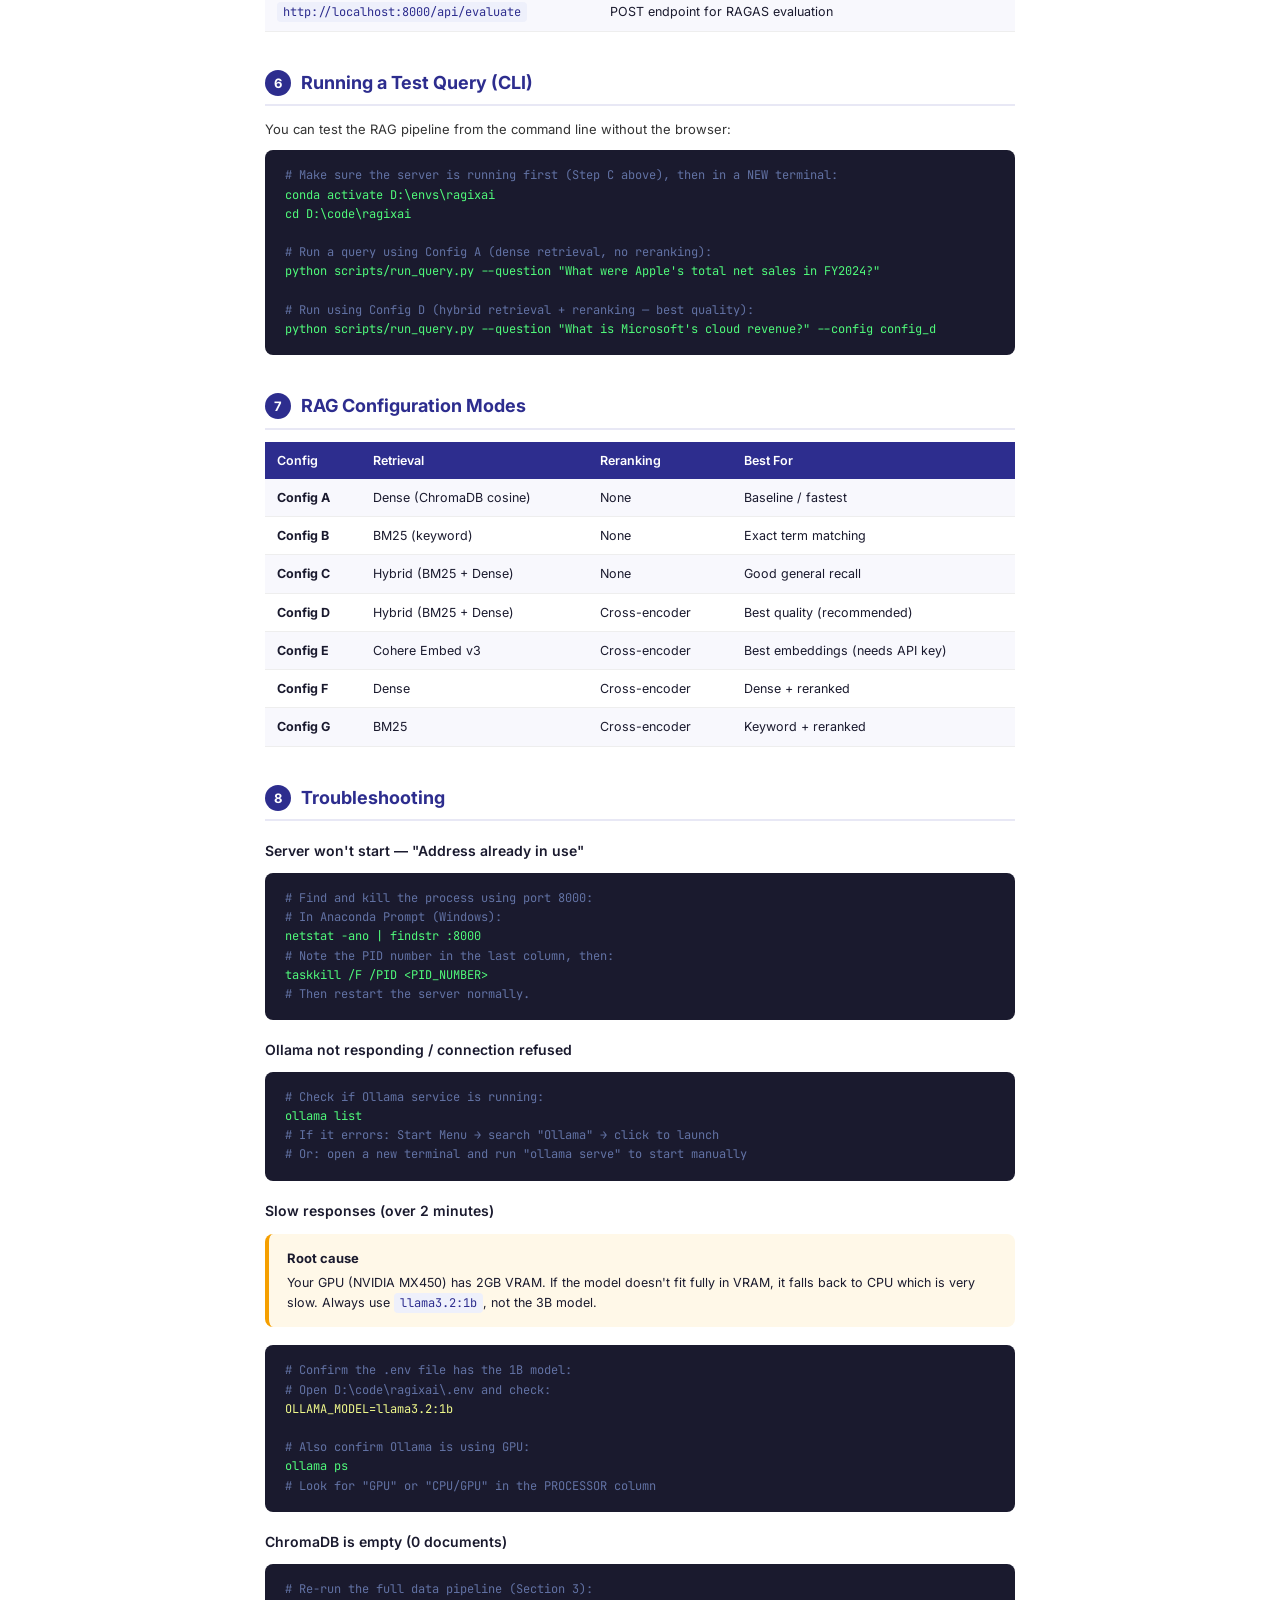
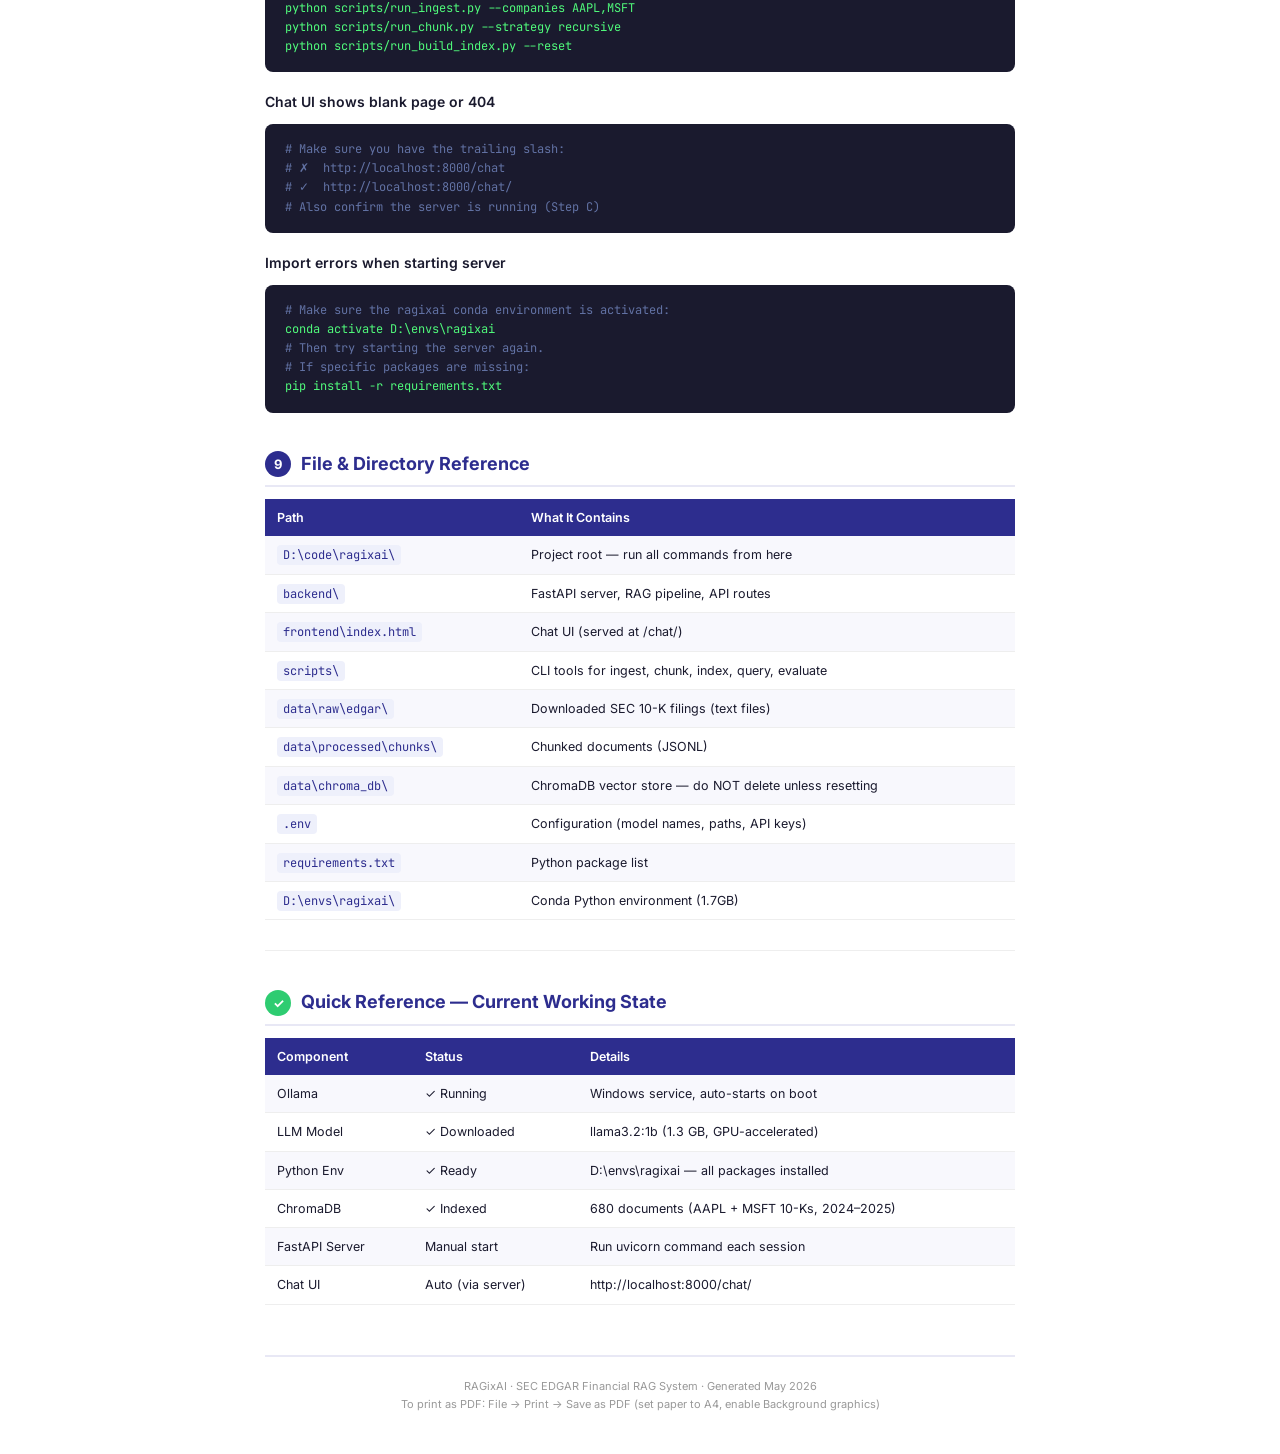
<file: RAGixAI_Setup_Guide.html>
<!DOCTYPE html>
<html lang="en">
<head>
<meta charset="UTF-8">
<title>RAGixAI — Setup & Startup Guide</title>
<style>
  @import url('https://fonts.googleapis.com/css2?family=Inter:wght@400;500;600;700&family=JetBrains+Mono:wght@400;500&display=swap');

  * { box-sizing: border-box; margin: 0; padding: 0; }

  body {
    font-family: 'Inter', sans-serif;
    font-size: 13px;
    line-height: 1.7;
    color: #1a1a2e;
    background: #fff;
    max-width: 850px;
    margin: 0 auto;
    padding: 40px 50px;
  }

  /* ── Cover ── */
  .cover {
    text-align: center;
    padding: 60px 0 50px;
    border-bottom: 3px solid #2d2d8e;
    margin-bottom: 40px;
  }
  .cover .badge {
    display: inline-block;
    background: #2d2d8e;
    color: #fff;
    font-size: 11px;
    font-weight: 600;
    letter-spacing: 1.5px;
    text-transform: uppercase;
    padding: 4px 14px;
    border-radius: 20px;
    margin-bottom: 20px;
  }
  .cover h1 {
    font-size: 36px;
    font-weight: 700;
    color: #1a1a2e;
    line-height: 1.2;
    margin-bottom: 10px;
  }
  .cover h1 span { color: #2d2d8e; }
  .cover .subtitle {
    font-size: 15px;
    color: #555;
    margin-bottom: 30px;
  }
  .cover .meta {
    display: flex;
    justify-content: center;
    gap: 40px;
    font-size: 12px;
    color: #777;
  }
  .cover .meta strong { color: #333; display: block; font-size: 13px; }

  /* ── Section headings ── */
  h2 {
    font-size: 18px;
    font-weight: 700;
    color: #2d2d8e;
    margin: 36px 0 12px;
    padding-bottom: 6px;
    border-bottom: 2px solid #e8e8f5;
    display: flex;
    align-items: center;
    gap: 10px;
  }
  h2 .num {
    background: #2d2d8e;
    color: #fff;
    width: 26px; height: 26px;
    border-radius: 50%;
    display: inline-flex;
    align-items: center;
    justify-content: center;
    font-size: 13px;
    font-weight: 700;
    flex-shrink: 0;
  }

  h3 {
    font-size: 14px;
    font-weight: 600;
    color: #1a1a2e;
    margin: 18px 0 8px;
  }

  p { margin-bottom: 10px; color: #333; }

  /* ── Code blocks ── */
  pre {
    background: #1a1a2e;
    color: #e8e8f5;
    font-family: 'JetBrains Mono', monospace;
    font-size: 12px;
    line-height: 1.6;
    padding: 16px 20px;
    border-radius: 8px;
    margin: 10px 0 16px;
    overflow-x: auto;
    position: relative;
  }
  pre .comment { color: #6272a4; }
  pre .cmd { color: #50fa7b; }
  pre .path { color: #ffb86c; }
  pre .val { color: #f1fa8c; }
  code {
    font-family: 'JetBrains Mono', monospace;
    font-size: 12px;
    background: #eef0fb;
    color: #2d2d8e;
    padding: 2px 6px;
    border-radius: 4px;
  }

  /* ── Info boxes ── */
  .box {
    border-radius: 8px;
    padding: 14px 18px;
    margin: 12px 0 18px;
    font-size: 12.5px;
    line-height: 1.6;
  }
  .box-info  { background: #eef4ff; border-left: 4px solid #2d2d8e; }
  .box-warn  { background: #fff8e8; border-left: 4px solid #f59f00; }
  .box-ok    { background: #eafaf1; border-left: 4px solid #2ecc71; }
  .box-tip   { background: #f5f0ff; border-left: 4px solid #9b59b6; }
  .box strong { display: block; margin-bottom: 4px; font-size: 13px; }

  /* ── Steps ── */
  .steps { counter-reset: step; }
  .step {
    display: flex;
    gap: 16px;
    margin-bottom: 20px;
    align-items: flex-start;
  }
  .step-num {
    counter-increment: step;
    background: #eef0fb;
    color: #2d2d8e;
    font-weight: 700;
    font-size: 13px;
    width: 28px; height: 28px;
    border-radius: 50%;
    display: flex;
    align-items: center;
    justify-content: center;
    flex-shrink: 0;
    margin-top: 2px;
  }
  .step-body { flex: 1; }
  .step-body p { margin-bottom: 6px; }

  /* ── Checklist ── */
  .checklist { list-style: none; padding: 0; margin: 8px 0 16px; }
  .checklist li {
    padding: 6px 0 6px 28px;
    position: relative;
    border-bottom: 1px solid #f0f0f0;
    font-size: 12.5px;
  }
  .checklist li:last-child { border-bottom: none; }
  .checklist li::before {
    content: "□";
    position: absolute;
    left: 0;
    color: #2d2d8e;
    font-size: 16px;
    top: 4px;
  }

  /* ── Table ── */
  table {
    width: 100%;
    border-collapse: collapse;
    margin: 12px 0 18px;
    font-size: 12.5px;
  }
  th {
    background: #2d2d8e;
    color: #fff;
    padding: 8px 12px;
    text-align: left;
    font-weight: 600;
  }
  td { padding: 8px 12px; border-bottom: 1px solid #eee; }
  tr:nth-child(even) td { background: #f8f8fd; }

  /* ── URL pill ── */
  .url {
    display: inline-block;
    background: #1a1a2e;
    color: #50fa7b;
    font-family: 'JetBrains Mono', monospace;
    font-size: 12px;
    padding: 4px 12px;
    border-radius: 20px;
    margin: 2px 0;
  }

  /* ── Pipeline diagram ── */
  .pipeline {
    display: flex;
    align-items: center;
    flex-wrap: wrap;
    gap: 0;
    margin: 16px 0;
    font-size: 12px;
    font-weight: 600;
  }
  .pipeline .stage {
    background: #2d2d8e;
    color: #fff;
    padding: 8px 14px;
    border-radius: 6px;
    white-space: nowrap;
  }
  .pipeline .arrow {
    color: #2d2d8e;
    font-size: 18px;
    padding: 0 6px;
  }

  /* ── Divider ── */
  hr { border: none; border-top: 1px solid #eee; margin: 30px 0; }

  /* ── Print ── */
  @media print {
    body { padding: 20px 30px; }
    pre { break-inside: avoid; }
    h2 { break-before: auto; }
    .cover { break-after: page; }
  }

  .footer {
    margin-top: 50px;
    padding-top: 20px;
    border-top: 2px solid #e8e8f5;
    text-align: center;
    font-size: 11px;
    color: #999;
  }
</style>
</head>
<body>

<!-- ══════════════════════════════ COVER ══════════════════════════════ -->
<div class="cover">
  <div class="badge">Setup & Startup Guide</div>
  <h1>RAGix<span>AI</span></h1>
  <div class="subtitle">SEC EDGAR Financial RAG System — Complete Setup Reference</div>
  <div class="meta">
    <div><strong>LLM</strong>Ollama · llama3.2:1b (local)</div>
    <div><strong>Vector Store</strong>ChromaDB (local)</div>
    <div><strong>Embeddings</strong>sentence-transformers</div>
    <div><strong>Server Port</strong>8000</div>
  </div>
</div>

<div class="box box-info">
  <strong>When to use this guide</strong>
  Use this guide whenever you start fresh on a new machine, after a crash, or when you want to reset and rebuild the system from scratch. It walks through every step in order.
</div>


<!-- ══════════════════════════════ SECTION 1 ══════════════════════════════ -->
<h2><span class="num">1</span> Prerequisites — Install Once</h2>

<p>These are installed once and never need to be repeated.</p>

<h3>1.1 — Ollama (Local LLM Runtime)</h3>
<p>Ollama runs LLMs locally. Download and install the Windows installer:</p>
<pre><span class="comment"># 1. Download OllamaSetup.exe from https://ollama.com
# 2. Run the installer — it installs as a background Windows service
# 3. Verify it is running:</span>
<span class="cmd">ollama list</span>
<span class="comment"># Should show an empty table (no models yet) — that is fine</span></pre>

<h3>1.2 — Anaconda (Python Environment)</h3>
<p>Already installed at <code>C:\Users\murta\anaconda3</code>. No action needed.</p>

<h3>1.3 — Pull the LLM Model</h3>
<p>Pull the 1B model — small enough for your MX450 GPU (2GB VRAM):</p>
<pre><span class="cmd">ollama pull llama3.2:1b</span>
<span class="comment"># Downloads ~650 MB — do this once. Takes 1–5 min on a good connection.</span>
<span class="comment"># Verify:</span>
<span class="cmd">ollama list</span>
<span class="comment"># Expected output:
# NAME               ID         SIZE    MODIFIED
# llama3.2:1b        ...        1.3 GB  ...</span></pre>

<div class="box box-ok">
  <strong>✓ Prerequisites complete</strong>
  Ollama is installed, running as a Windows service, and the model is downloaded. You only need to do this section once ever.
</div>


<!-- ══════════════════════════════ SECTION 2 ══════════════════════════════ -->
<h2><span class="num">2</span> First-Time Python Environment Setup</h2>

<p>This section sets up the <code>ragixai</code> conda environment with all required packages. <strong>Do this once.</strong> After the environment exists, skip to Section 3.</p>

<div class="box box-warn">
  <strong>⚠ Important — Run all commands from the project root</strong>
  Open Anaconda Prompt (or any terminal with conda activated) and <code>cd</code> to <code>D:\code\ragixai</code> before running any command below.
</div>

<pre><span class="comment"># Open: Start Menu → Anaconda Prompt (Anaconda3)
# Then navigate to the project folder:</span>
<span class="cmd">cd D:\code\ragixai</span></pre>

<h3>2.1 — Create the Conda Environment</h3>
<pre><span class="comment"># Creates a Python 3.11 environment named "ragixai"
# Stored at: D:\envs\ragixai  (on D drive to save C drive space)</span>
<span class="cmd">conda create --prefix D:\envs\ragixai python=3.11 -y</span>

<span class="comment"># Activate it:</span>
<span class="cmd">conda activate D:\envs\ragixai</span>
<span class="comment"># Your prompt should now show: (D:\envs\ragixai) ...</span></pre>

<h3>2.2 — Install Python Dependencies</h3>
<pre><span class="comment"># Install all required packages (takes 5–15 min first time):</span>
<span class="cmd">pip install -r requirements.txt</span>
<span class="comment"># This installs: fastapi, chromadb, sentence-transformers, ollama,
# rank-bm25, ragas, langchain, torch, uvicorn, and more.</span></pre>

<div class="box box-ok">
  <strong>✓ Environment ready</strong>
  The <code>ragixai</code> conda environment is now set up. You never need to recreate it unless you explicitly delete it.
</div>


<!-- ══════════════════════════════ SECTION 3 ══════════════════════════════ -->
<h2><span class="num">3</span> Data Pipeline — Build the Index</h2>

<p>Run this section <strong>once</strong> to download SEC filings and build the ChromaDB vector index. If <code>data/chroma_db/</code> already has data (680+ documents), you can skip to Section 4.</p>

<div class="pipeline">
  <div class="stage">1. Ingest</div>
  <div class="arrow">→</div>
  <div class="stage">2. Chunk</div>
  <div class="arrow">→</div>
  <div class="stage">3. Build Index</div>
  <div class="arrow">→</div>
  <div class="stage">✓ Ready</div>
</div>

<div class="box box-warn">
  <strong>⚠ Activate environment first</strong>
  Make sure the ragixai environment is active before running any pipeline script.
  <code>conda activate D:\envs\ragixai</code>
</div>

<h3>Step 1 — Ingest SEC EDGAR Filings</h3>
<p>Downloads 10-K annual reports directly from the SEC EDGAR API for the specified companies.</p>
<pre><span class="comment"># Download 10-K filings for Apple and Microsoft (recommended starting set):</span>
<span class="cmd">python scripts/run_ingest.py --companies AAPL,MSFT</span>

<span class="comment"># Or download for all default companies (AAPL, MSFT, AMZN, GOOGL, META, NVDA, TSLA, JPM, BAC, WMT):</span>
<span class="cmd">python scripts/run_ingest.py</span>

<span class="comment"># Files are saved to: data/raw/edgar/AAPL/, data/raw/edgar/MSFT/, etc.
# A manifest.json tracks all downloaded filings.</span></pre>

<div class="box box-info">
  <strong>Common flags</strong>
  <code>--companies AAPL,MSFT,GOOGL</code> — specific companies only<br>
  <code>--max-filings 3</code> — limit to 3 filings per company (faster for testing)<br>
  <code>--years 2023,2024</code> — specific years only
</div>

<h3>Step 2 — Chunk the Documents</h3>
<p>Splits the raw filings into overlapping text segments for retrieval.</p>
<pre><span class="comment"># Use recursive chunking (recommended — best balance of quality and speed):</span>
<span class="cmd">python scripts/run_chunk.py --strategy recursive</span>

<span class="comment"># Output saved to: data/processed/chunks/chunks_recursive.jsonl
# Other strategies: "fixed" (token-based) or "semantic" (similarity-based)</span></pre>

<h3>Step 3 — Build the Vector Index</h3>
<p>Embeds all chunks using sentence-transformers and stores them in ChromaDB.</p>
<pre><span class="comment"># Build the index (downloads embedding model ~90MB on first run):</span>
<span class="cmd">python scripts/run_build_index.py</span>

<span class="comment"># To completely reset and rebuild from scratch, add --reset:</span>
<span class="cmd">python scripts/run_build_index.py --reset</span>

<span class="comment"># Index is saved to: data/chroma_db/
# When complete you should see: "Indexed N chunks into ragixai_local"</span></pre>

<div class="box box-ok">
  <strong>✓ Data pipeline complete</strong>
  ChromaDB now contains all embedded document chunks. The BM25 sparse index is built automatically when the server starts.
</div>


<!-- ══════════════════════════════ SECTION 4 ══════════════════════════════ -->
<h2><span class="num">4</span> Daily Startup — Every Session</h2>

<p>Follow these steps every time you open your laptop and want to use RAGixAI.</p>

<div class="box box-tip">
  <strong>Quick checklist — do these in order</strong>
  <ul class="checklist" style="margin:8px 0 0;">
    <li>Ollama service is running (usually auto-starts on Windows login)</li>
    <li>Anaconda Prompt is open and in the project folder</li>
    <li>Conda environment is activated</li>
    <li>FastAPI server is started</li>
  </ul>
</div>

<h3>Step A — Verify Ollama is Running</h3>
<pre><span class="comment"># Open any terminal (not necessarily Anaconda Prompt) and run:</span>
<span class="cmd">ollama list</span>
<span class="comment"># Expected: shows llama3.2:1b in the list
# If you get "connection refused": open Start Menu and search "Ollama" to launch it</span>

<span class="comment"># Also verify the model is available:</span>
<span class="cmd">ollama ps</span>
<span class="comment"># Will show active model if one is loaded (may be empty until first query — that's fine)</span></pre>

<h3>Step B — Open Project in Anaconda Prompt</h3>
<pre><span class="comment"># Start Menu → Anaconda Prompt (Anaconda3)
# Then:</span>
<span class="cmd">cd D:\code\ragixai</span>
<span class="cmd">conda activate D:\envs\ragixai</span>
<span class="comment"># Prompt now shows: (D:\envs\ragixai) D:\code\ragixai></span></pre>

<h3>Step C — Start the FastAPI Server</h3>
<pre><span class="comment"># Start the server (keep this terminal open — do not close it):</span>
<span class="cmd">uvicorn backend.main:app --host 0.0.0.0 --port 8000</span>

<span class="comment"># You will see startup messages like:
# INFO:     RAGixAI starting up...
# INFO:     BM25 index built with 680 documents
# INFO:     Server ready — Chat UI: http://localhost:8000/chat
# INFO:     Uvicorn running on http://0.0.0.0:8000 (Press CTRL+C to quit)</span></pre>

<div class="box box-warn">
  <strong>⚠ Keep the terminal open</strong>
  The server runs in the foreground. If you close the terminal, the server stops. Open a second terminal for any other commands.
</div>

<h3>Step D — Open the Chat UI</h3>
<p>Open your browser and go to:</p>
<div style="margin: 10px 0;">
  <span class="url">http://localhost:8000/chat/</span>
</div>
<p>You should see the RAGixAI chat interface. Type any question about Apple or Microsoft financials.</p>


<!-- ══════════════════════════════ SECTION 5 ══════════════════════════════ -->
<h2><span class="num">5</span> Key URLs & Endpoints</h2>

<table>
  <tr>
    <th>URL</th>
    <th>What It Does</th>
  </tr>
  <tr>
    <td><code>http://localhost:8000/chat/</code></td>
    <td>Chat UI — ask questions, view citations</td>
  </tr>
  <tr>
    <td><code>http://localhost:8000/api/health</code></td>
    <td>System health — shows doc count, model, index size</td>
  </tr>
  <tr>
    <td><code>http://localhost:8000/docs</code></td>
    <td>Interactive API documentation (Swagger UI)</td>
  </tr>
  <tr>
    <td><code>http://localhost:8000/api/chat</code></td>
    <td>POST endpoint for RAG queries (JSON)</td>
  </tr>
  <tr>
    <td><code>http://localhost:8000/api/evaluate</code></td>
    <td>POST endpoint for RAGAS evaluation</td>
  </tr>
</table>


<!-- ══════════════════════════════ SECTION 6 ══════════════════════════════ -->
<h2><span class="num">6</span> Running a Test Query (CLI)</h2>

<p>You can test the RAG pipeline from the command line without the browser:</p>

<pre><span class="comment"># Make sure the server is running first (Step C above), then in a NEW terminal:</span>
<span class="cmd">conda activate D:\envs\ragixai</span>
<span class="cmd">cd D:\code\ragixai</span>

<span class="comment"># Run a query using Config A (dense retrieval, no reranking):</span>
<span class="cmd">python scripts/run_query.py --question "What were Apple's total net sales in FY2024?"</span>

<span class="comment"># Run using Config D (hybrid retrieval + reranking — best quality):</span>
<span class="cmd">python scripts/run_query.py --question "What is Microsoft's cloud revenue?" --config config_d</span></pre>


<!-- ══════════════════════════════ SECTION 7 ══════════════════════════════ -->
<h2><span class="num">7</span> RAG Configuration Modes</h2>

<table>
  <tr>
    <th>Config</th>
    <th>Retrieval</th>
    <th>Reranking</th>
    <th>Best For</th>
  </tr>
  <tr>
    <td><strong>Config A</strong></td>
    <td>Dense (ChromaDB cosine)</td>
    <td>None</td>
    <td>Baseline / fastest</td>
  </tr>
  <tr>
    <td><strong>Config B</strong></td>
    <td>BM25 (keyword)</td>
    <td>None</td>
    <td>Exact term matching</td>
  </tr>
  <tr>
    <td><strong>Config C</strong></td>
    <td>Hybrid (BM25 + Dense)</td>
    <td>None</td>
    <td>Good general recall</td>
  </tr>
  <tr>
    <td><strong>Config D</strong></td>
    <td>Hybrid (BM25 + Dense)</td>
    <td>Cross-encoder</td>
    <td>Best quality (recommended)</td>
  </tr>
  <tr>
    <td><strong>Config E</strong></td>
    <td>Cohere Embed v3</td>
    <td>Cross-encoder</td>
    <td>Best embeddings (needs API key)</td>
  </tr>
  <tr>
    <td><strong>Config F</strong></td>
    <td>Dense</td>
    <td>Cross-encoder</td>
    <td>Dense + reranked</td>
  </tr>
  <tr>
    <td><strong>Config G</strong></td>
    <td>BM25</td>
    <td>Cross-encoder</td>
    <td>Keyword + reranked</td>
  </tr>
</table>


<!-- ══════════════════════════════ SECTION 8 ══════════════════════════════ -->
<h2><span class="num">8</span> Troubleshooting</h2>

<h3>Server won't start — "Address already in use"</h3>
<pre><span class="comment"># Find and kill the process using port 8000:
# In Anaconda Prompt (Windows):</span>
<span class="cmd">netstat -ano | findstr :8000</span>
<span class="comment"># Note the PID number in the last column, then:</span>
<span class="cmd">taskkill /F /PID &lt;PID_NUMBER&gt;</span>
<span class="comment"># Then restart the server normally.</span></pre>

<h3>Ollama not responding / connection refused</h3>
<pre><span class="comment"># Check if Ollama service is running:</span>
<span class="cmd">ollama list</span>
<span class="comment"># If it errors: Start Menu → search "Ollama" → click to launch
# Or: open a new terminal and run "ollama serve" to start manually</span></pre>

<h3>Slow responses (over 2 minutes)</h3>
<div class="box box-warn">
  <strong>Root cause</strong>
  Your GPU (NVIDIA MX450) has 2GB VRAM. If the model doesn't fit fully in VRAM, it falls back to CPU which is very slow. Always use <code>llama3.2:1b</code>, not the 3B model.
</div>
<pre><span class="comment"># Confirm the .env file has the 1B model:</span>
<span class="comment"># Open D:\code\ragixai\.env and check:</span>
<span class="val">OLLAMA_MODEL=llama3.2:1b</span>

<span class="comment"># Also confirm Ollama is using GPU:</span>
<span class="cmd">ollama ps</span>
<span class="comment"># Look for "GPU" or "CPU/GPU" in the PROCESSOR column</span></pre>

<h3>ChromaDB is empty (0 documents)</h3>
<pre><span class="comment"># Re-run the full data pipeline (Section 3):</span>
<span class="cmd">python scripts/run_ingest.py --companies AAPL,MSFT</span>
<span class="cmd">python scripts/run_chunk.py --strategy recursive</span>
<span class="cmd">python scripts/run_build_index.py --reset</span></pre>

<h3>Chat UI shows blank page or 404</h3>
<pre><span class="comment"># Make sure you have the trailing slash:</span>
<span class="comment"># ✗  http://localhost:8000/chat</span>
<span class="comment"># ✓  http://localhost:8000/chat/</span>
<span class="comment"># Also confirm the server is running (Step C)</span></pre>

<h3>Import errors when starting server</h3>
<pre><span class="comment"># Make sure the ragixai conda environment is activated:</span>
<span class="cmd">conda activate D:\envs\ragixai</span>
<span class="comment"># Then try starting the server again.</span>
<span class="comment"># If specific packages are missing:</span>
<span class="cmd">pip install -r requirements.txt</span></pre>


<!-- ══════════════════════════════ SECTION 9 ══════════════════════════════ -->
<h2><span class="num">9</span> File & Directory Reference</h2>

<table>
  <tr>
    <th>Path</th>
    <th>What It Contains</th>
  </tr>
  <tr>
    <td><code>D:\code\ragixai\</code></td>
    <td>Project root — run all commands from here</td>
  </tr>
  <tr>
    <td><code>backend\</code></td>
    <td>FastAPI server, RAG pipeline, API routes</td>
  </tr>
  <tr>
    <td><code>frontend\index.html</code></td>
    <td>Chat UI (served at /chat/)</td>
  </tr>
  <tr>
    <td><code>scripts\</code></td>
    <td>CLI tools for ingest, chunk, index, query, evaluate</td>
  </tr>
  <tr>
    <td><code>data\raw\edgar\</code></td>
    <td>Downloaded SEC 10-K filings (text files)</td>
  </tr>
  <tr>
    <td><code>data\processed\chunks\</code></td>
    <td>Chunked documents (JSONL)</td>
  </tr>
  <tr>
    <td><code>data\chroma_db\</code></td>
    <td>ChromaDB vector store — do NOT delete unless resetting</td>
  </tr>
  <tr>
    <td><code>.env</code></td>
    <td>Configuration (model names, paths, API keys)</td>
  </tr>
  <tr>
    <td><code>requirements.txt</code></td>
    <td>Python package list</td>
  </tr>
  <tr>
    <td><code>D:\envs\ragixai\</code></td>
    <td>Conda Python environment (1.7GB)</td>
  </tr>
</table>


<!-- ══════════════════════════════ SUMMARY ══════════════════════════════ -->
<hr>

<h2><span class="num" style="background:#2ecc71;">✓</span> Quick Reference — Current Working State</h2>

<table>
  <tr><th>Component</th><th>Status</th><th>Details</th></tr>
  <tr><td>Ollama</td><td>✓ Running</td><td>Windows service, auto-starts on boot</td></tr>
  <tr><td>LLM Model</td><td>✓ Downloaded</td><td>llama3.2:1b (1.3 GB, GPU-accelerated)</td></tr>
  <tr><td>Python Env</td><td>✓ Ready</td><td>D:\envs\ragixai — all packages installed</td></tr>
  <tr><td>ChromaDB</td><td>✓ Indexed</td><td>680 documents (AAPL + MSFT 10-Ks, 2024–2025)</td></tr>
  <tr><td>FastAPI Server</td><td>Manual start</td><td>Run uvicorn command each session</td></tr>
  <tr><td>Chat UI</td><td>Auto (via server)</td><td>http://localhost:8000/chat/</td></tr>
</table>

<div class="footer">
  RAGixAI · SEC EDGAR Financial RAG System · Generated May 2026<br>
  To print as PDF: File → Print → Save as PDF (set paper to A4, enable Background graphics)
</div>

</body>
</html>
</file>
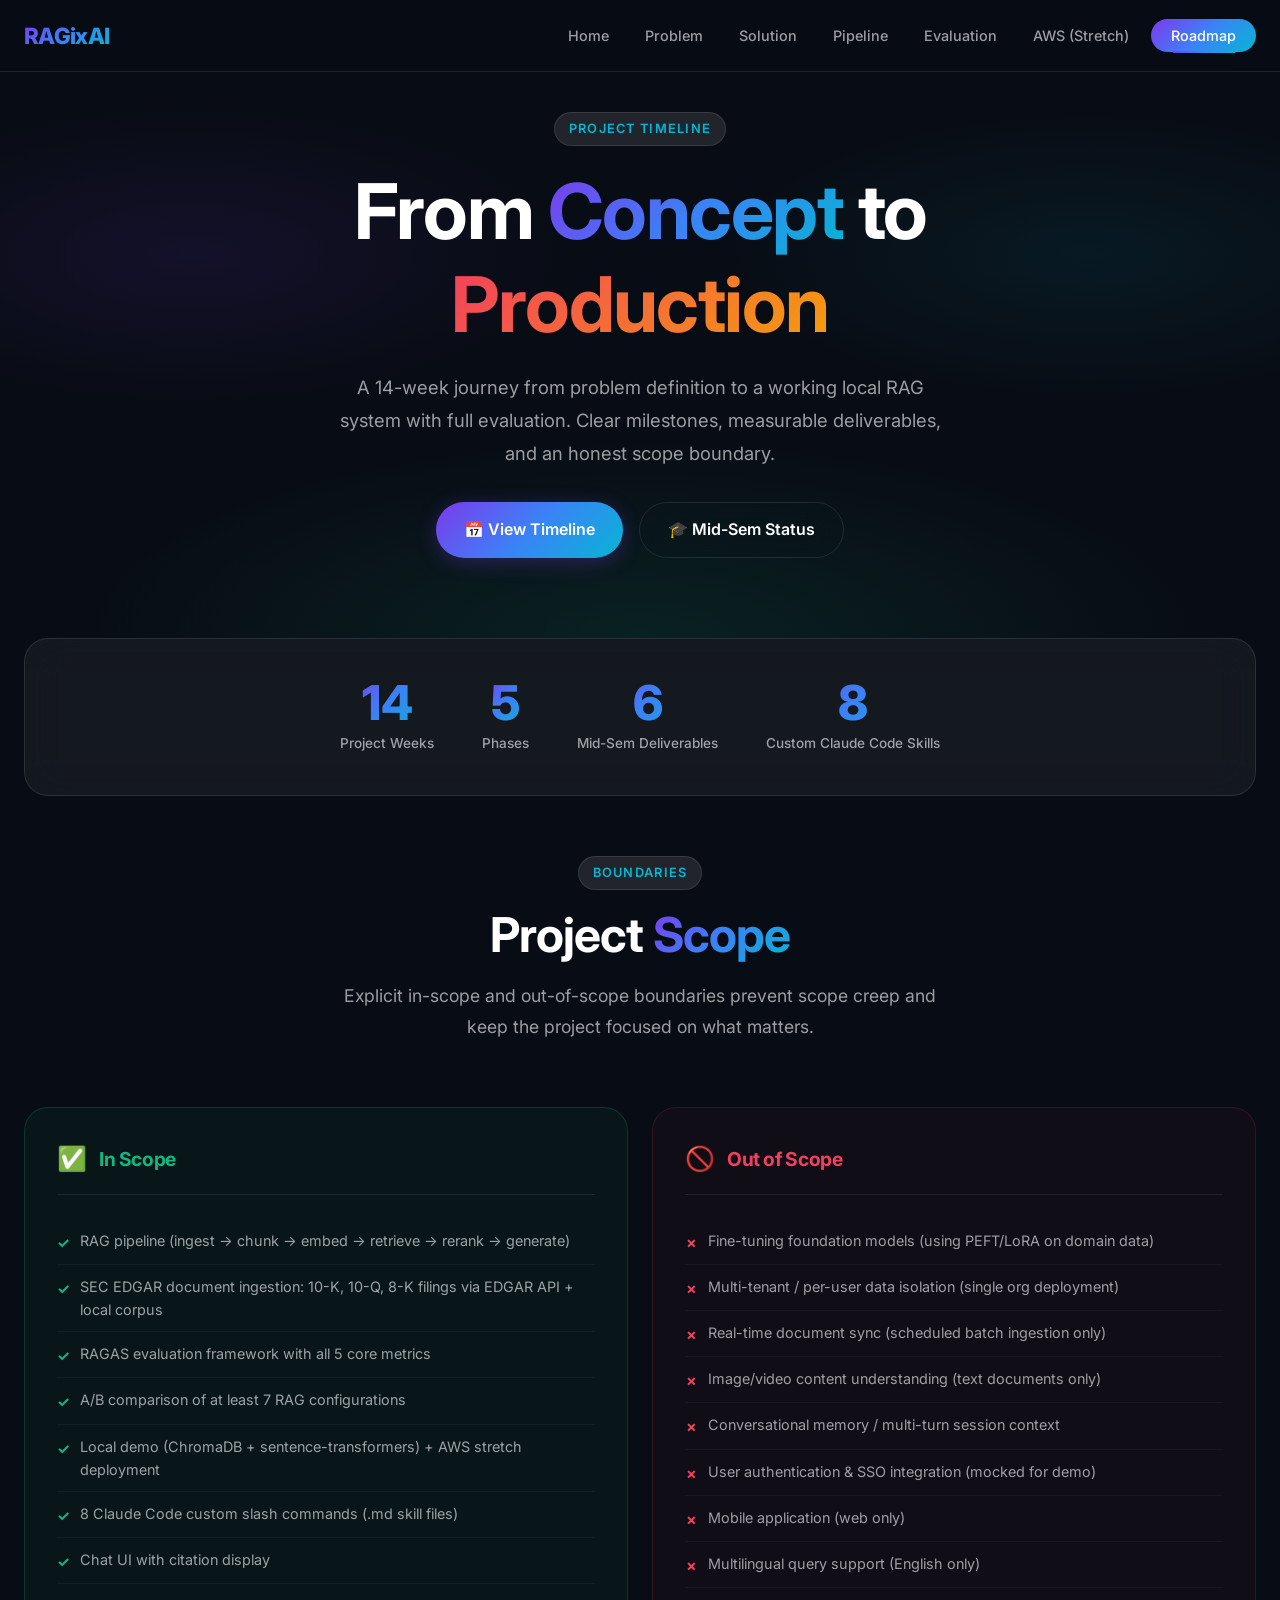
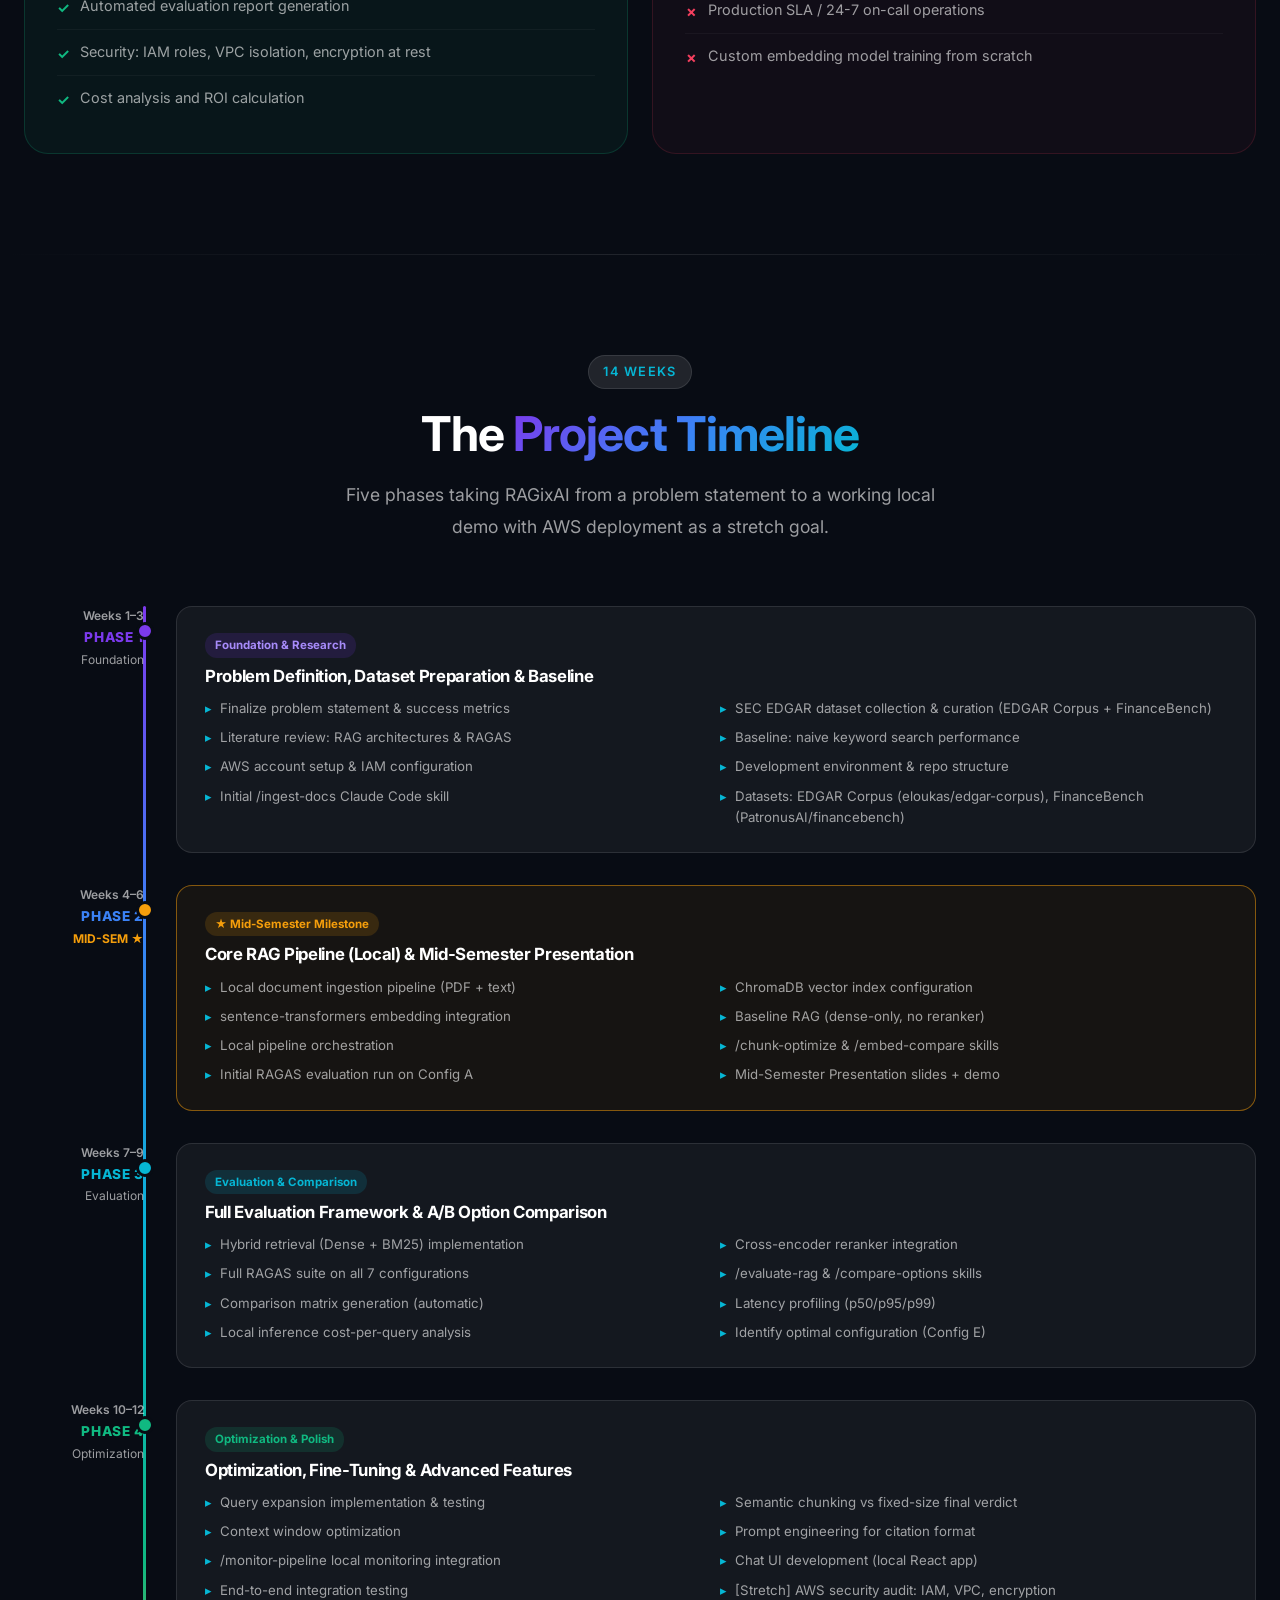
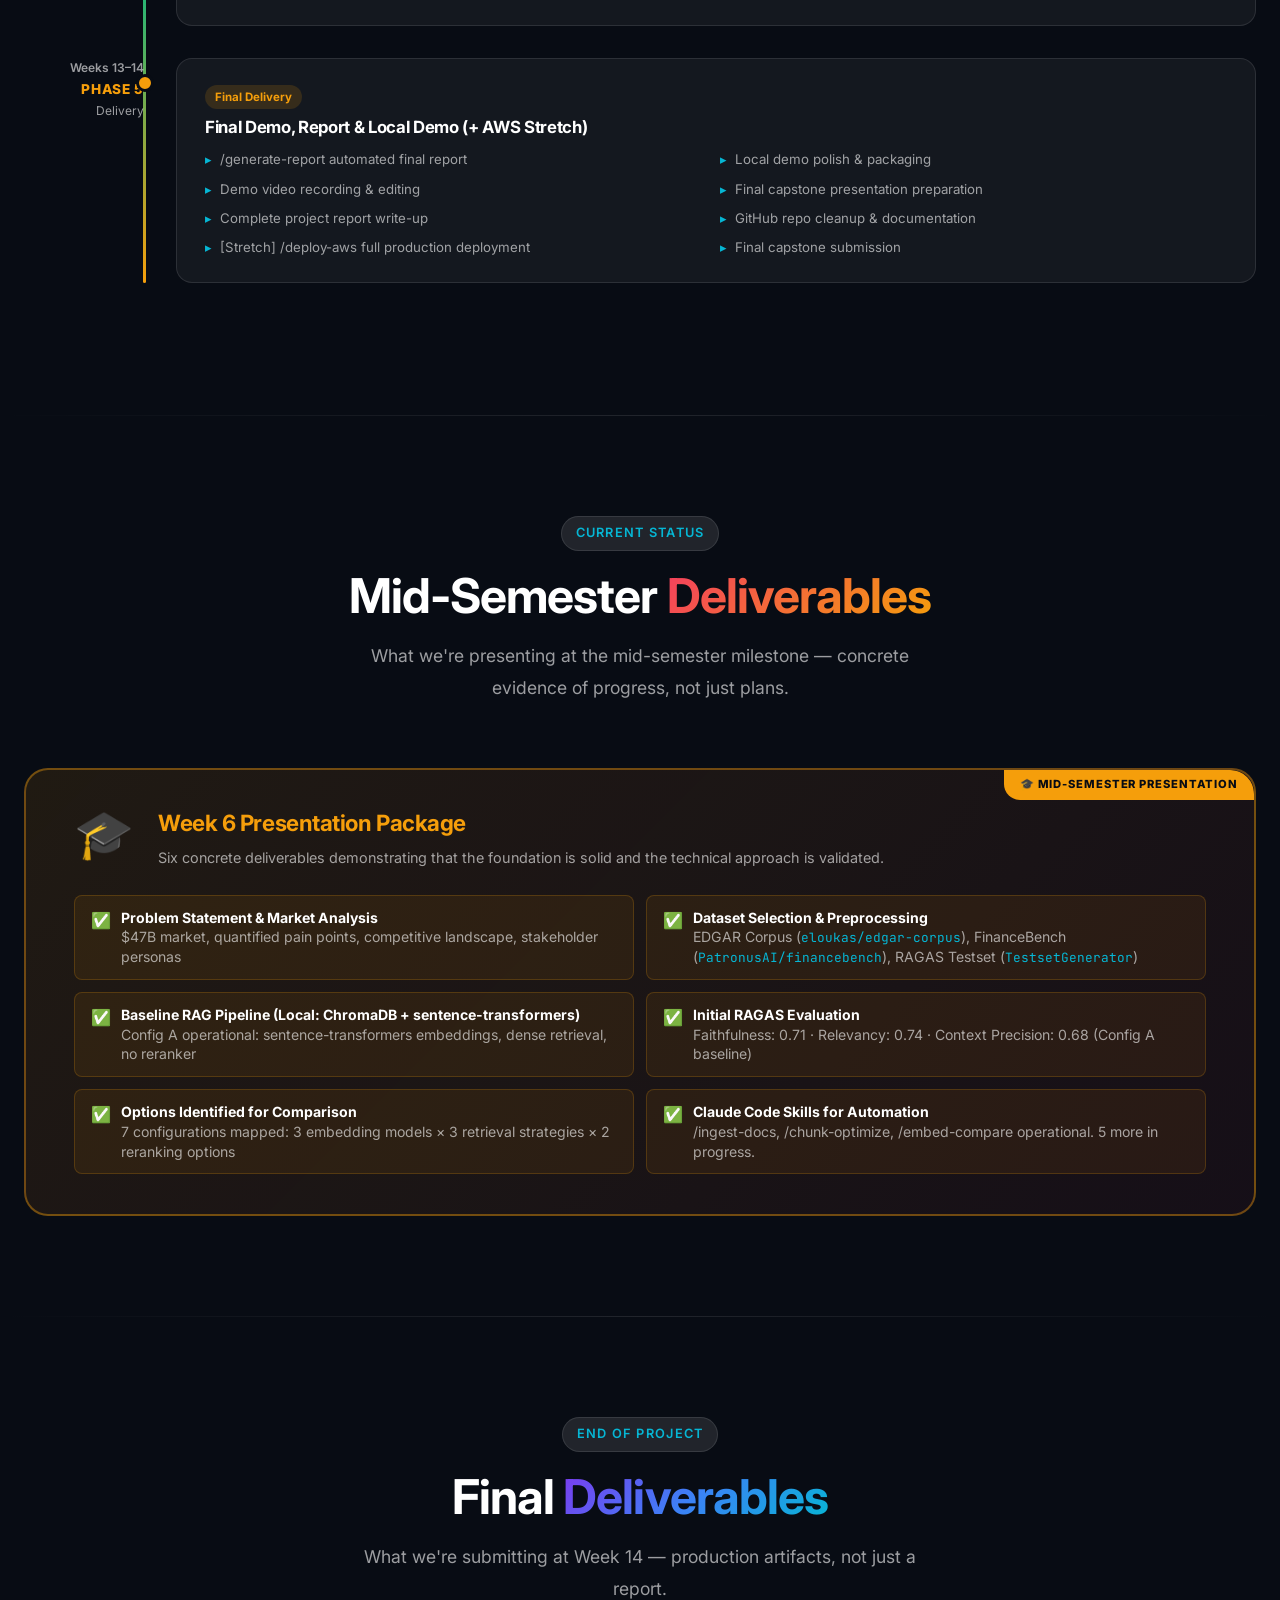
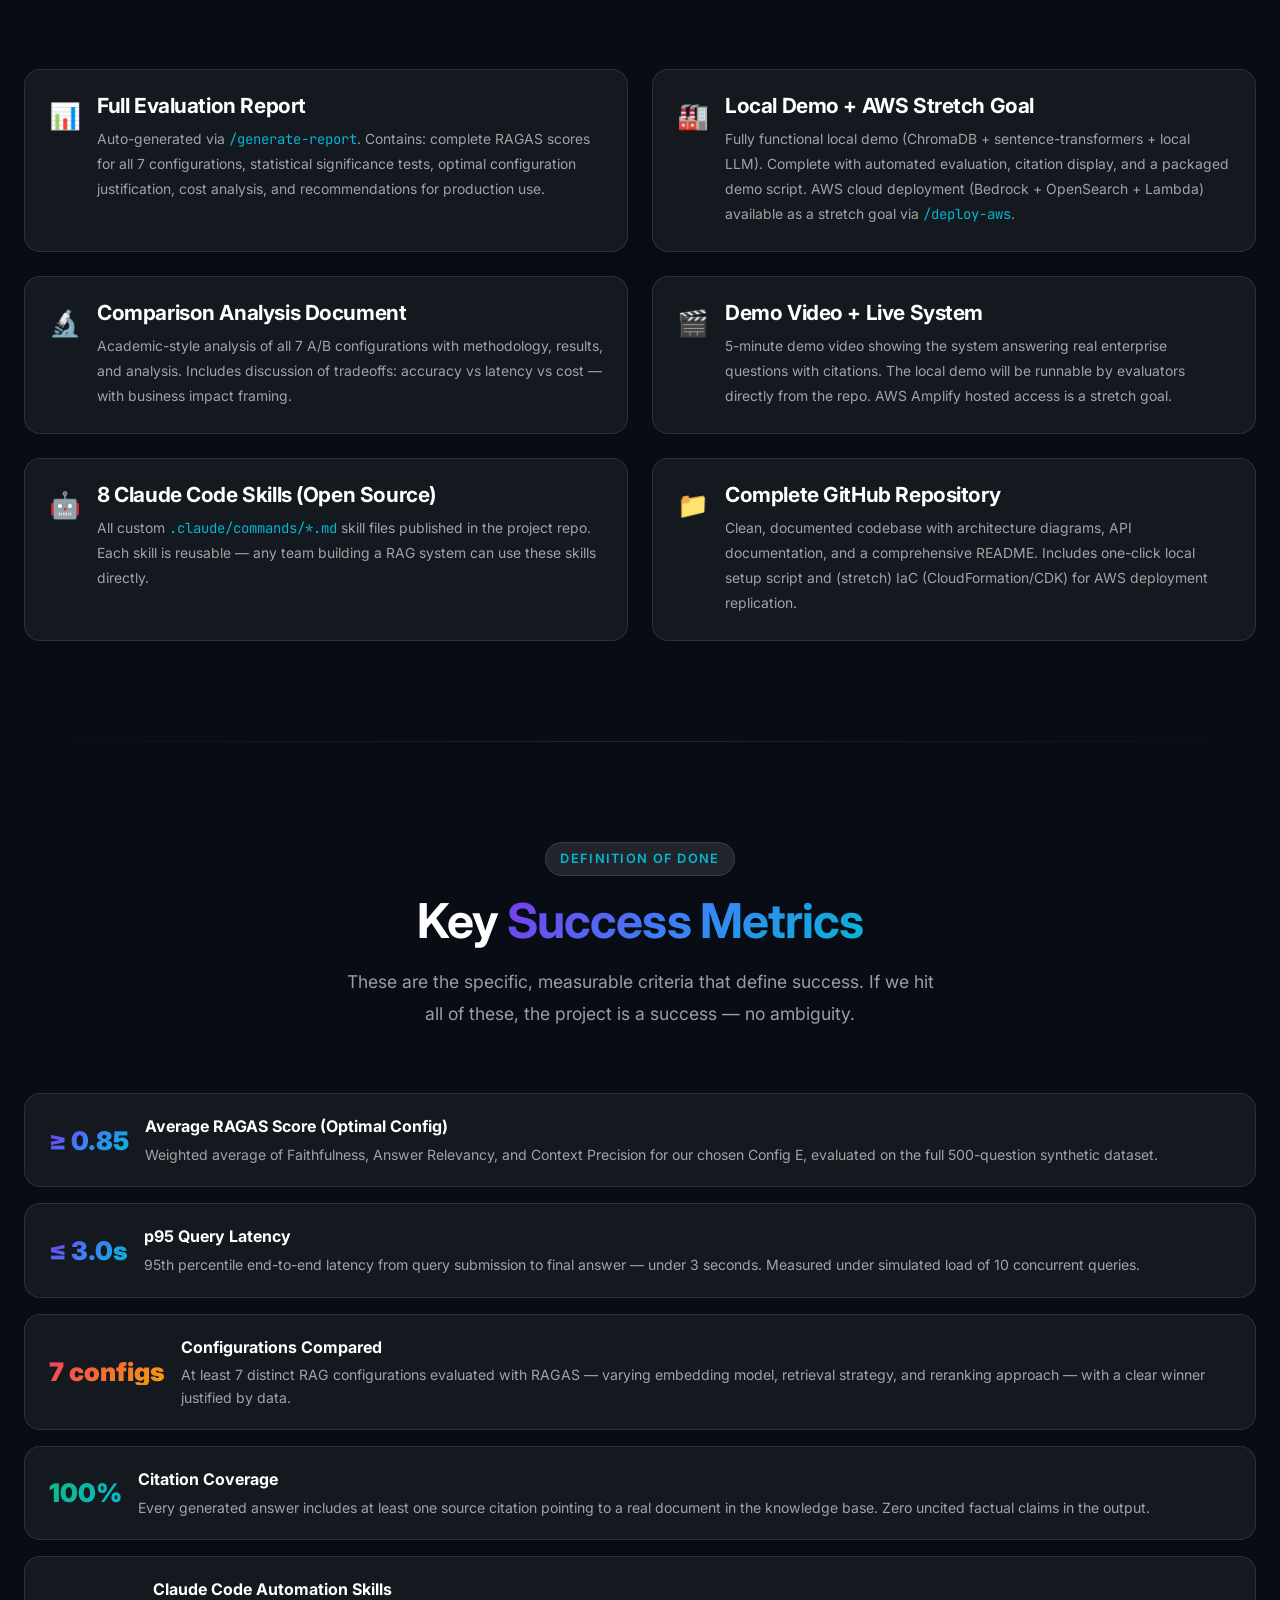
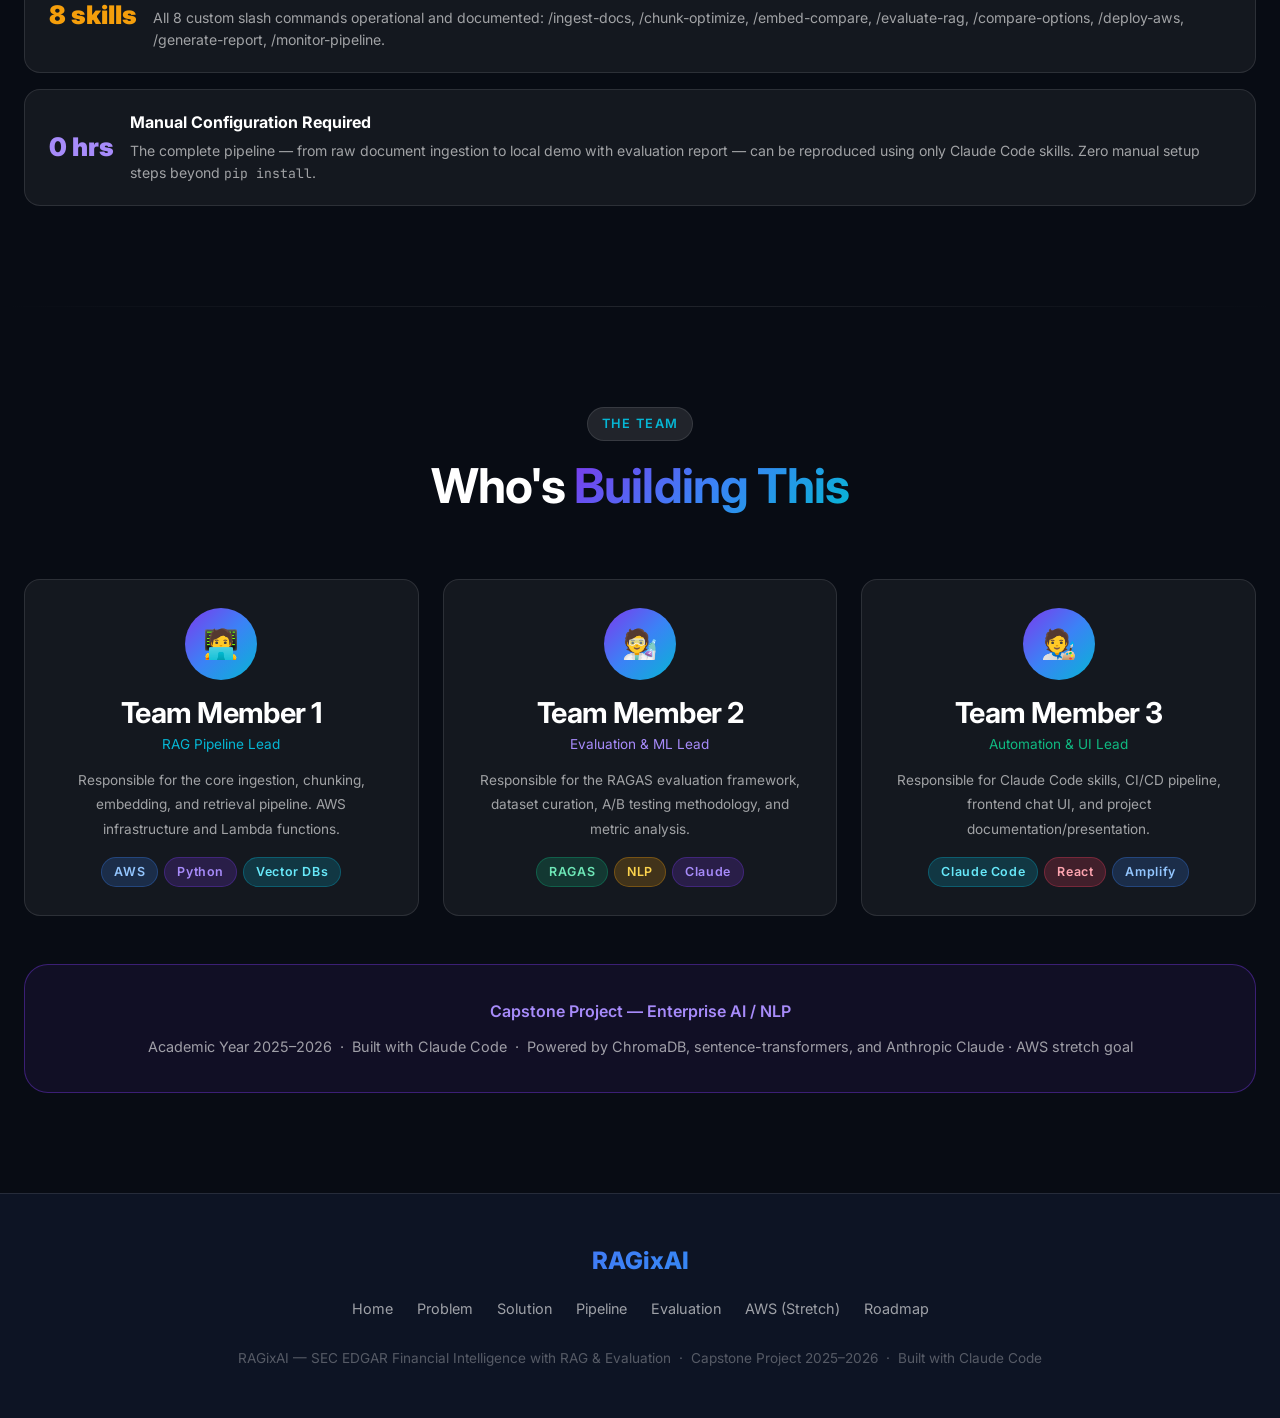
<file: roadmap.html>
<!DOCTYPE html>
<html lang="en">
<head>
  <meta charset="UTF-8" />
  <meta name="viewport" content="width=device-width, initial-scale=1.0" />
  <title>Roadmap — RAGixAI</title>
  <link rel="preconnect" href="https://fonts.googleapis.com" />
  <link href="https://fonts.googleapis.com/css2?family=Inter:wght@400;500;600;700;800&family=JetBrains+Mono:wght@400;700&display=swap" rel="stylesheet" />
  <link rel="stylesheet" href="css/style.css" />
  <style>
    /* ---- Roadmap Hero ---- */
    .roadmap-hero {
      min-height: 65vh;
      display: flex;
      align-items: center;
      justify-content: center;
      text-align: center;
      padding: calc(var(--nav-height) + 40px) 24px 80px;
      position: relative;
      overflow: hidden;
    }

    .roadmap-hero::before {
      content: '';
      position: absolute;
      inset: 0;
      background:
        radial-gradient(ellipse 70% 50% at 50% 100%, rgba(16, 185, 129, 0.12) 0%, transparent 65%),
        radial-gradient(ellipse 50% 40% at 15% 40%, rgba(124, 58, 237, 0.1) 0%, transparent 60%),
        radial-gradient(ellipse 50% 40% at 85% 40%, rgba(6, 182, 212, 0.08) 0%, transparent 60%);
    }

    /* ---- Scope Columns ---- */
    .scope-col {
      padding: 32px;
      border-radius: var(--border-radius-lg);
    }

    .scope-in {
      background: rgba(16, 185, 129, 0.06);
      border: 1px solid rgba(16, 185, 129, 0.2);
    }

    .scope-out {
      background: rgba(244, 63, 94, 0.04);
      border: 1px solid rgba(244, 63, 94, 0.15);
    }

    .scope-header {
      display: flex;
      align-items: center;
      gap: 12px;
      margin-bottom: 24px;
      padding-bottom: 16px;
      border-bottom: 1px solid rgba(255,255,255,0.08);
    }

    .scope-in .scope-header { color: var(--emerald); }
    .scope-out .scope-header { color: var(--coral); }

    .scope-item {
      display: flex;
      align-items: flex-start;
      gap: 10px;
      padding: 10px 0;
      border-bottom: 1px solid rgba(255,255,255,0.04);
      font-size: 0.9rem;
      color: var(--white-60);
    }

    .scope-item:last-child { border-bottom: none; }

    .scope-check { color: var(--emerald); font-weight: 700; flex-shrink: 0; margin-top: 2px; }
    .scope-x { color: var(--coral); font-weight: 700; flex-shrink: 0; margin-top: 2px; }

    /* ---- Large Timeline ---- */
    .big-timeline {
      position: relative;
      padding-left: 0;
    }

    .big-timeline::before {
      content: '';
      position: absolute;
      left: 119px;
      top: 0;
      bottom: 0;
      width: 3px;
      background: linear-gradient(180deg,
        var(--purple) 0%,
        var(--electric-blue) 25%,
        var(--cyan) 50%,
        var(--emerald) 75%,
        var(--amber) 100%
      );
      border-radius: 3px;
    }

    .big-timeline-item {
      display: grid;
      grid-template-columns: 120px 1fr;
      gap: 32px;
      margin-bottom: 32px;
      position: relative;
    }

    .phase-label {
      text-align: right;
      padding-right: 0;
    }

    .phase-weeks {
      font-size: 0.75rem;
      color: var(--white-60);
      font-weight: 600;
      margin-bottom: 4px;
    }

    .phase-name {
      font-size: 0.85rem;
      font-weight: 800;
      text-transform: uppercase;
      letter-spacing: 0.05em;
      line-height: 1.2;
    }

    .timeline-dot-big {
      position: absolute;
      left: 112px;
      top: 16px;
      width: 18px;
      height: 18px;
      border-radius: 50%;
      border: 3px solid var(--bg-primary);
      z-index: 2;
    }

    .phase-card {
      padding: 24px 28px;
      border-radius: var(--border-radius);
      background: var(--glass-bg);
      border: 1px solid var(--glass-border);
      transition: var(--transition);
    }

    .phase-card:hover {
      background: var(--bg-card-hover);
      transform: translateX(4px);
    }

    .phase-card.highlight-phase {
      border-color: rgba(245, 158, 11, 0.5);
      background: rgba(245, 158, 11, 0.06);
    }

    .phase-card h3 {
      font-size: 1.05rem;
      margin-bottom: 12px;
    }

    .phase-tasks {
      display: grid;
      grid-template-columns: repeat(2, 1fr);
      gap: 8px;
      margin-top: 12px;
    }

    .phase-task {
      display: flex;
      align-items: flex-start;
      gap: 8px;
      font-size: 0.83rem;
      color: var(--white-60);
    }

    .phase-task::before {
      content: '▸';
      color: var(--cyan);
      flex-shrink: 0;
    }

    .phase-badge {
      display: inline-block;
      padding: 3px 10px;
      border-radius: 12px;
      font-size: 0.72rem;
      font-weight: 700;
      margin-bottom: 8px;
    }

    /* ---- Mid-Sem Highlight Box ---- */
    .midsem-box {
      background: linear-gradient(135deg,
        rgba(245, 158, 11, 0.1) 0%,
        rgba(244, 63, 94, 0.06) 100%
      );
      border: 2px solid rgba(245, 158, 11, 0.4);
      border-radius: var(--border-radius-lg);
      padding: 40px 48px;
      position: relative;
      overflow: hidden;
    }

    .midsem-box::before {
      content: '🎓 MID-SEMESTER PRESENTATION';
      position: absolute;
      top: 0;
      right: 0;
      background: var(--amber);
      color: var(--bg-primary);
      font-size: 0.7rem;
      font-weight: 800;
      letter-spacing: 0.08em;
      padding: 6px 16px;
      border-radius: 0 var(--border-radius-lg) 0 var(--border-radius);
    }

    .midsem-checklist {
      display: grid;
      grid-template-columns: repeat(2, 1fr);
      gap: 12px;
      margin-top: 24px;
    }

    .midsem-item {
      display: flex;
      align-items: flex-start;
      gap: 10px;
      padding: 12px 16px;
      background: rgba(245, 158, 11, 0.08);
      border: 1px solid rgba(245, 158, 11, 0.2);
      border-radius: var(--border-radius-sm);
      transition: var(--transition);
    }

    .midsem-item:hover {
      background: rgba(245, 158, 11, 0.15);
      border-color: rgba(245, 158, 11, 0.4);
    }

    .midsem-check {
      font-size: 1rem;
      flex-shrink: 0;
    }

    .midsem-text {
      font-size: 0.88rem;
      color: var(--white-60);
      line-height: 1.4;
    }

    /* ---- Final Deliverables ---- */
    .deliverable-card {
      padding: 24px;
      border-radius: var(--border-radius);
      background: var(--glass-bg);
      border: 1px solid var(--glass-border);
      transition: var(--transition);
      display: flex;
      gap: 16px;
      align-items: flex-start;
    }

    .deliverable-card:hover {
      border-color: rgba(16, 185, 129, 0.3);
      background: rgba(16, 185, 129, 0.04);
      transform: translateX(4px);
    }

    .deliverable-icon {
      font-size: 1.6rem;
      flex-shrink: 0;
      margin-top: 2px;
    }

    /* ---- Success Metrics ---- */
    .success-metric {
      padding: 20px 24px;
      border-radius: var(--border-radius);
      background: var(--glass-bg);
      border: 1px solid var(--glass-border);
      display: grid;
      grid-template-columns: auto 1fr;
      gap: 16px;
      align-items: center;
      transition: var(--transition);
    }

    .success-metric:hover {
      border-color: rgba(124, 58, 237, 0.3);
      background: var(--bg-card-hover);
    }

    .metric-target {
      font-size: 1.6rem;
      font-weight: 900;
      line-height: 1;
      white-space: nowrap;
    }

    .metric-desc {
      font-size: 0.88rem;
      color: var(--white-60);
    }

    /* ---- Team Cards ---- */
    .team-card {
      padding: 28px;
      border-radius: var(--border-radius);
      background: var(--glass-bg);
      border: 1px solid var(--glass-border);
      text-align: center;
      transition: var(--transition);
    }

    .team-card:hover {
      transform: translateY(-4px);
      border-color: rgba(124, 58, 237, 0.3);
      box-shadow: var(--shadow-glow-purple);
    }

    .team-avatar {
      width: 72px;
      height: 72px;
      border-radius: 50%;
      background: var(--gradient-primary);
      display: flex;
      align-items: center;
      justify-content: center;
      font-size: 1.8rem;
      margin: 0 auto 16px;
      animation: morphBlob 8s ease-in-out infinite;
    }

    @media (max-width: 768px) {
      .big-timeline::before { left: 0; }
      .big-timeline-item { grid-template-columns: 1fr; gap: 12px; }
      .timeline-dot-big { display: none; }
      .phase-label { text-align: left; }
      .phase-tasks { grid-template-columns: 1fr; }
      .midsem-checklist { grid-template-columns: 1fr; }
      .midsem-box { padding: 32px 20px; }
      .midsem-box::before { font-size: 0.6rem; padding: 4px 10px; }
    }
  </style>
</head>
<body>

<!-- Navigation -->
<nav class="nav" id="main-nav">
  <div class="nav-container">
    <a href="index.html" class="nav-logo">RAGixAI</a>
    <ul class="nav-links">
      <li><a href="index.html">Home</a></li>
      <li><a href="problem.html">Problem</a></li>
      <li><a href="solution.html">Solution</a></li>
      <li><a href="pipeline.html">Pipeline</a></li>
      <li><a href="evaluation.html">Evaluation</a></li>
      <li><a href="aws.html">AWS (Stretch)</a></li>
      <li><a href="roadmap.html" class="nav-cta">Roadmap</a></li>
    </ul>
    <div class="nav-toggle" id="nav-toggle"><span></span><span></span><span></span></div>
  </div>
</nav>

<!-- Hero -->
<section class="roadmap-hero">
  <div style="position:relative; z-index:2; max-width:800px;">
    <div class="section-tag" style="margin-bottom:20px;">Project Timeline</div>
    <h1 style="margin-bottom:20px;">
      From <span class="gradient-text">Concept</span> to <span class="gradient-text-warm">Production</span>
    </h1>
    <p style="font-size:1.15rem; color:var(--white-60); max-width:620px; margin:0 auto 32px;">
      A 14-week journey from problem definition to a working local RAG system with full evaluation.
      Clear milestones, measurable deliverables, and an honest scope boundary.
    </p>
    <div style="display:flex; gap:16px; justify-content:center; flex-wrap:wrap;">
      <a href="#timeline" class="btn btn-primary btn-glow">📅 View Timeline</a>
      <a href="#midsem" class="btn btn-outline">🎓 Mid-Sem Status</a>
    </div>
  </div>
</section>

<!-- Progress stats -->
<section style="padding:0 24px 60px; max-width:1280px; margin:0 auto;">
  <div class="stats-row hidden">
    <div class="stat-item">
      <div class="stat-number">14</div>
      <div class="stat-label">Project Weeks</div>
    </div>
    <div class="stat-item">
      <div class="stat-number">5</div>
      <div class="stat-label">Phases</div>
    </div>
    <div class="stat-item">
      <div class="stat-number">6</div>
      <div class="stat-label">Mid-Sem Deliverables</div>
    </div>
    <div class="stat-item">
      <div class="stat-number">8</div>
      <div class="stat-label">Custom Claude Code Skills</div>
    </div>
  </div>
</section>

<!-- ============================================================ -->
<!-- PROJECT SCOPE -->
<!-- ============================================================ -->
<section class="section" style="padding-top:0;">
  <div class="section-header hidden">
    <div class="section-tag">Boundaries</div>
    <h2>Project <span class="gradient-text">Scope</span></h2>
    <p>Explicit in-scope and out-of-scope boundaries prevent scope creep and keep the project focused on what matters.</p>
  </div>

  <div class="cards-grid-2">
    <!-- In Scope -->
    <div class="scope-col scope-in hidden delay-1">
      <div class="scope-header">
        <span style="font-size:1.5rem;">✅</span>
        <h3 style="font-size:1.2rem;">In Scope</h3>
      </div>
      <div class="scope-item">
        <span class="scope-check">✓</span>
        <span>RAG pipeline (ingest → chunk → embed → retrieve → rerank → generate)</span>
      </div>
      <div class="scope-item">
        <span class="scope-check">✓</span>
        <span>SEC EDGAR document ingestion: 10-K, 10-Q, 8-K filings via EDGAR API + local corpus</span>
      </div>
      <div class="scope-item">
        <span class="scope-check">✓</span>
        <span>RAGAS evaluation framework with all 5 core metrics</span>
      </div>
      <div class="scope-item">
        <span class="scope-check">✓</span>
        <span>A/B comparison of at least 7 RAG configurations</span>
      </div>
      <div class="scope-item">
        <span class="scope-check">✓</span>
        <span>Local demo (ChromaDB + sentence-transformers) + AWS stretch deployment</span>
      </div>
      <div class="scope-item">
        <span class="scope-check">✓</span>
        <span>8 Claude Code custom slash commands (.md skill files)</span>
      </div>
      <div class="scope-item">
        <span class="scope-check">✓</span>
        <span>Chat UI with citation display</span>
      </div>
      <div class="scope-item">
        <span class="scope-check">✓</span>
        <span>Automated evaluation report generation</span>
      </div>
      <div class="scope-item">
        <span class="scope-check">✓</span>
        <span>Security: IAM roles, VPC isolation, encryption at rest</span>
      </div>
      <div class="scope-item">
        <span class="scope-check">✓</span>
        <span>Cost analysis and ROI calculation</span>
      </div>
    </div>

    <!-- Out of Scope -->
    <div class="scope-col scope-out hidden delay-2">
      <div class="scope-header">
        <span style="font-size:1.5rem;">🚫</span>
        <h3 style="font-size:1.2rem;">Out of Scope</h3>
      </div>
      <div class="scope-item">
        <span class="scope-x">✗</span>
        <span>Fine-tuning foundation models (using PEFT/LoRA on domain data)</span>
      </div>
      <div class="scope-item">
        <span class="scope-x">✗</span>
        <span>Multi-tenant / per-user data isolation (single org deployment)</span>
      </div>
      <div class="scope-item">
        <span class="scope-x">✗</span>
        <span>Real-time document sync (scheduled batch ingestion only)</span>
      </div>
      <div class="scope-item">
        <span class="scope-x">✗</span>
        <span>Image/video content understanding (text documents only)</span>
      </div>
      <div class="scope-item">
        <span class="scope-x">✗</span>
        <span>Conversational memory / multi-turn session context</span>
      </div>
      <div class="scope-item">
        <span class="scope-x">✗</span>
        <span>User authentication & SSO integration (mocked for demo)</span>
      </div>
      <div class="scope-item">
        <span class="scope-x">✗</span>
        <span>Mobile application (web only)</span>
      </div>
      <div class="scope-item">
        <span class="scope-x">✗</span>
        <span>Multilingual query support (English only)</span>
      </div>
      <div class="scope-item">
        <span class="scope-x">✗</span>
        <span>Production SLA / 24-7 on-call operations</span>
      </div>
      <div class="scope-item">
        <span class="scope-x">✗</span>
        <span>Custom embedding model training from scratch</span>
      </div>
    </div>
  </div>
</section>

<div class="divider"></div>

<!-- ============================================================ -->
<!-- LARGE TIMELINE -->
<!-- ============================================================ -->
<section class="section" id="timeline">
  <div class="section-header hidden">
    <div class="section-tag">14 Weeks</div>
    <h2>The <span class="gradient-text">Project Timeline</span></h2>
    <p>Five phases taking RAGixAI from a problem statement to a working local demo with AWS deployment as a stretch goal.</p>
  </div>

  <div class="big-timeline hidden">

    <!-- Phase 1 -->
    <div class="big-timeline-item">
      <div class="phase-label">
        <div class="phase-weeks">Weeks 1–3</div>
        <div class="phase-name" style="color:var(--purple);">Phase 1</div>
        <div style="font-size:0.75rem; color:var(--white-60); margin-top:4px;">Foundation</div>
      </div>
      <div class="timeline-dot-big" style="background:var(--purple);"></div>
      <div class="phase-card">
        <div class="phase-badge" style="background:rgba(124,58,237,0.15); color:var(--lavender);">Foundation & Research</div>
        <h3>Problem Definition, Dataset Preparation & Baseline</h3>
        <div class="phase-tasks">
          <div class="phase-task">Finalize problem statement & success metrics</div>
          <div class="phase-task">SEC EDGAR dataset collection & curation (EDGAR Corpus + FinanceBench)</div>
          <div class="phase-task">Literature review: RAG architectures & RAGAS</div>
          <div class="phase-task">Baseline: naive keyword search performance</div>
          <div class="phase-task">AWS account setup & IAM configuration</div>
          <div class="phase-task">Development environment & repo structure</div>
          <div class="phase-task">Initial /ingest-docs Claude Code skill</div>
          <div class="phase-task">Datasets: EDGAR Corpus (eloukas/edgar-corpus), FinanceBench (PatronusAI/financebench)</div>
        </div>
      </div>
    </div>

    <!-- Phase 2 (highlighted - mid-sem) -->
    <div class="big-timeline-item">
      <div class="phase-label">
        <div class="phase-weeks">Weeks 4–6</div>
        <div class="phase-name" style="color:var(--electric-blue);">Phase 2</div>
        <div style="font-size:0.75rem; color:var(--amber); font-weight:700; margin-top:4px;">MID-SEM ★</div>
      </div>
      <div class="timeline-dot-big" style="background:var(--amber);"></div>
      <div class="phase-card highlight-phase">
        <div class="phase-badge" style="background:rgba(245,158,11,0.15); color:var(--amber);">★ Mid-Semester Milestone</div>
        <h3>Core RAG Pipeline (Local) & Mid-Semester Presentation</h3>
        <div class="phase-tasks">
          <div class="phase-task">Local document ingestion pipeline (PDF + text)</div>
          <div class="phase-task">ChromaDB vector index configuration</div>
          <div class="phase-task">sentence-transformers embedding integration</div>
          <div class="phase-task">Baseline RAG (dense-only, no reranker)</div>
          <div class="phase-task">Local pipeline orchestration</div>
          <div class="phase-task">/chunk-optimize & /embed-compare skills</div>
          <div class="phase-task">Initial RAGAS evaluation run on Config A</div>
          <div class="phase-task">Mid-Semester Presentation slides + demo</div>
        </div>
      </div>
    </div>

    <!-- Phase 3 -->
    <div class="big-timeline-item">
      <div class="phase-label">
        <div class="phase-weeks">Weeks 7–9</div>
        <div class="phase-name" style="color:var(--cyan);">Phase 3</div>
        <div style="font-size:0.75rem; color:var(--white-60); margin-top:4px;">Evaluation</div>
      </div>
      <div class="timeline-dot-big" style="background:var(--cyan);"></div>
      <div class="phase-card">
        <div class="phase-badge" style="background:rgba(6,182,212,0.15); color:var(--cyan);">Evaluation & Comparison</div>
        <h3>Full Evaluation Framework & A/B Option Comparison</h3>
        <div class="phase-tasks">
          <div class="phase-task">Hybrid retrieval (Dense + BM25) implementation</div>
          <div class="phase-task">Cross-encoder reranker integration</div>
          <div class="phase-task">Full RAGAS suite on all 7 configurations</div>
          <div class="phase-task">/evaluate-rag & /compare-options skills</div>
          <div class="phase-task">Comparison matrix generation (automatic)</div>
          <div class="phase-task">Latency profiling (p50/p95/p99)</div>
          <div class="phase-task">Local inference cost-per-query analysis</div>
          <div class="phase-task">Identify optimal configuration (Config E)</div>
        </div>
      </div>
    </div>

    <!-- Phase 4 -->
    <div class="big-timeline-item">
      <div class="phase-label">
        <div class="phase-weeks">Weeks 10–12</div>
        <div class="phase-name" style="color:var(--emerald);">Phase 4</div>
        <div style="font-size:0.75rem; color:var(--white-60); margin-top:4px;">Optimization</div>
      </div>
      <div class="timeline-dot-big" style="background:var(--emerald);"></div>
      <div class="phase-card">
        <div class="phase-badge" style="background:rgba(16,185,129,0.15); color:var(--emerald);">Optimization & Polish</div>
        <h3>Optimization, Fine-Tuning & Advanced Features</h3>
        <div class="phase-tasks">
          <div class="phase-task">Query expansion implementation & testing</div>
          <div class="phase-task">Semantic chunking vs fixed-size final verdict</div>
          <div class="phase-task">Context window optimization</div>
          <div class="phase-task">Prompt engineering for citation format</div>
          <div class="phase-task">/monitor-pipeline local monitoring integration</div>
          <div class="phase-task">Chat UI development (local React app)</div>
          <div class="phase-task">End-to-end integration testing</div>
          <div class="phase-task">[Stretch] AWS security audit: IAM, VPC, encryption</div>
        </div>
      </div>
    </div>

    <!-- Phase 5 -->
    <div class="big-timeline-item">
      <div class="phase-label">
        <div class="phase-weeks">Weeks 13–14</div>
        <div class="phase-name" style="color:var(--amber);">Phase 5</div>
        <div style="font-size:0.75rem; color:var(--white-60); margin-top:4px;">Delivery</div>
      </div>
      <div class="timeline-dot-big" style="background:var(--amber);"></div>
      <div class="phase-card">
        <div class="phase-badge" style="background:rgba(245,158,11,0.15); color:var(--amber);">Final Delivery</div>
        <h3>Final Demo, Report & Local Demo (+ AWS Stretch)</h3>
        <div class="phase-tasks">
          <div class="phase-task">/generate-report automated final report</div>
          <div class="phase-task">Local demo polish & packaging</div>
          <div class="phase-task">Demo video recording & editing</div>
          <div class="phase-task">Final capstone presentation preparation</div>
          <div class="phase-task">Complete project report write-up</div>
          <div class="phase-task">GitHub repo cleanup & documentation</div>
          <div class="phase-task">[Stretch] /deploy-aws full production deployment</div>
          <div class="phase-task">Final capstone submission</div>
        </div>
      </div>
    </div>
  </div>
</section>

<div class="divider"></div>

<!-- ============================================================ -->
<!-- MID-SEMESTER DELIVERABLES -->
<!-- ============================================================ -->
<section class="section" id="midsem">
  <div class="section-header hidden">
    <div class="section-tag">Current Status</div>
    <h2>Mid-Semester <span class="gradient-text-warm">Deliverables</span></h2>
    <p>What we're presenting at the mid-semester milestone — concrete evidence of progress, not just plans.</p>
  </div>

  <div class="midsem-box hidden">
    <div style="display:grid; grid-template-columns:auto 1fr; gap:24px; align-items:start;">
      <div style="font-size:3rem; line-height:1;">🎓</div>
      <div>
        <h3 style="margin-bottom:8px; font-size:1.4rem; color:var(--amber);">Week 6 Presentation Package</h3>
        <p style="font-size:0.9rem; color:var(--white-60); margin-bottom:0;">Six concrete deliverables demonstrating that the foundation is solid and the technical approach is validated.</p>
      </div>
    </div>

    <div class="midsem-checklist">
      <div class="midsem-item">
        <span class="midsem-check">✅</span>
        <div class="midsem-text">
          <strong style="color:var(--white);">Problem Statement & Market Analysis</strong><br>
          $47B market, quantified pain points, competitive landscape, stakeholder personas
        </div>
      </div>
      <div class="midsem-item">
        <span class="midsem-check">✅</span>
        <div class="midsem-text">
          <strong style="color:var(--white);">Dataset Selection &amp; Preprocessing</strong><br>
          EDGAR Corpus (<code style="font-family:var(--font-mono); color:var(--cyan); font-size:0.8rem;">eloukas/edgar-corpus</code>), FinanceBench (<code style="font-family:var(--font-mono); color:var(--cyan); font-size:0.8rem;">PatronusAI/financebench</code>), RAGAS Testset (<code style="font-family:var(--font-mono); color:var(--cyan); font-size:0.8rem;">TestsetGenerator</code>)
        </div>
      </div>
      <div class="midsem-item">
        <span class="midsem-check">✅</span>
        <div class="midsem-text">
          <strong style="color:var(--white);">Baseline RAG Pipeline (Local: ChromaDB + sentence-transformers)</strong><br>
          Config A operational: sentence-transformers embeddings, dense retrieval, no reranker
        </div>
      </div>
      <div class="midsem-item">
        <span class="midsem-check">✅</span>
        <div class="midsem-text">
          <strong style="color:var(--white);">Initial RAGAS Evaluation</strong><br>
          Faithfulness: 0.71 · Relevancy: 0.74 · Context Precision: 0.68 (Config A baseline)
        </div>
      </div>
      <div class="midsem-item">
        <span class="midsem-check">✅</span>
        <div class="midsem-text">
          <strong style="color:var(--white);">Options Identified for Comparison</strong><br>
          7 configurations mapped: 3 embedding models × 3 retrieval strategies × 2 reranking options
        </div>
      </div>
      <div class="midsem-item">
        <span class="midsem-check">✅</span>
        <div class="midsem-text">
          <strong style="color:var(--white);">Claude Code Skills for Automation</strong><br>
          /ingest-docs, /chunk-optimize, /embed-compare operational. 5 more in progress.
        </div>
      </div>
    </div>
  </div>
</section>

<div class="divider"></div>

<!-- ============================================================ -->
<!-- FINAL DELIVERABLES -->
<!-- ============================================================ -->
<section class="section">
  <div class="section-header hidden">
    <div class="section-tag">End of Project</div>
    <h2>Final <span class="gradient-text">Deliverables</span></h2>
    <p>What we're submitting at Week 14 — production artifacts, not just a report.</p>
  </div>

  <div class="cards-grid-2">
    <div class="deliverable-card hidden delay-1">
      <div class="deliverable-icon">📊</div>
      <div>
        <h4 style="margin-bottom:8px;">Full Evaluation Report</h4>
        <p style="font-size:0.87rem;">Auto-generated via <code style="font-family:var(--font-mono); color:var(--cyan);">/generate-report</code>. Contains: complete RAGAS scores for all 7 configurations, statistical significance tests, optimal configuration justification, cost analysis, and recommendations for production use.</p>
      </div>
    </div>
    <div class="deliverable-card hidden delay-2">
      <div class="deliverable-icon">🏭</div>
      <div>
        <h4 style="margin-bottom:8px;">Local Demo + AWS Stretch Goal</h4>
        <p style="font-size:0.87rem;">Fully functional local demo (ChromaDB + sentence-transformers + local LLM). Complete with automated evaluation, citation display, and a packaged demo script. AWS cloud deployment (Bedrock + OpenSearch + Lambda) available as a stretch goal via <code style="font-family:var(--font-mono); color:var(--cyan);">/deploy-aws</code>.</p>
      </div>
    </div>
    <div class="deliverable-card hidden delay-1">
      <div class="deliverable-icon">🔬</div>
      <div>
        <h4 style="margin-bottom:8px;">Comparison Analysis Document</h4>
        <p style="font-size:0.87rem;">Academic-style analysis of all 7 A/B configurations with methodology, results, and analysis. Includes discussion of tradeoffs: accuracy vs latency vs cost — with business impact framing.</p>
      </div>
    </div>
    <div class="deliverable-card hidden delay-2">
      <div class="deliverable-icon">🎬</div>
      <div>
        <h4 style="margin-bottom:8px;">Demo Video + Live System</h4>
        <p style="font-size:0.87rem;">5-minute demo video showing the system answering real enterprise questions with citations. The local demo will be runnable by evaluators directly from the repo. AWS Amplify hosted access is a stretch goal.</p>
      </div>
    </div>
    <div class="deliverable-card hidden delay-1">
      <div class="deliverable-icon">🤖</div>
      <div>
        <h4 style="margin-bottom:8px;">8 Claude Code Skills (Open Source)</h4>
        <p style="font-size:0.87rem;">All custom <code style="font-family:var(--font-mono); color:var(--cyan);">.claude/commands/*.md</code> skill files published in the project repo. Each skill is reusable — any team building a RAG system can use these skills directly.</p>
      </div>
    </div>
    <div class="deliverable-card hidden delay-2">
      <div class="deliverable-icon">📁</div>
      <div>
        <h4 style="margin-bottom:8px;">Complete GitHub Repository</h4>
        <p style="font-size:0.87rem;">Clean, documented codebase with architecture diagrams, API documentation, and a comprehensive README. Includes one-click local setup script and (stretch) IaC (CloudFormation/CDK) for AWS deployment replication.</p>
      </div>
    </div>
  </div>
</section>

<div class="divider"></div>

<!-- ============================================================ -->
<!-- SUCCESS METRICS -->
<!-- ============================================================ -->
<section class="section">
  <div class="section-header hidden">
    <div class="section-tag">Definition of Done</div>
    <h2>Key <span class="gradient-text">Success Metrics</span></h2>
    <p>These are the specific, measurable criteria that define success. If we hit all of these, the project is a success — no ambiguity.</p>
  </div>

  <div style="display:flex; flex-direction:column; gap:16px;">
    <div class="success-metric hidden delay-1">
      <div class="metric-target gradient-text">≥ 0.85</div>
      <div>
        <div style="font-weight:700; margin-bottom:4px;">Average RAGAS Score (Optimal Config)</div>
        <div class="metric-desc">Weighted average of Faithfulness, Answer Relevancy, and Context Precision for our chosen Config E, evaluated on the full 500-question synthetic dataset.</div>
      </div>
    </div>
    <div class="success-metric hidden delay-2">
      <div class="metric-target gradient-text">≤ 3.0s</div>
      <div>
        <div style="font-weight:700; margin-bottom:4px;">p95 Query Latency</div>
        <div class="metric-desc">95th percentile end-to-end latency from query submission to final answer — under 3 seconds. Measured under simulated load of 10 concurrent queries.</div>
      </div>
    </div>
    <div class="success-metric hidden delay-3">
      <div class="metric-target" style="background:var(--gradient-warm); -webkit-background-clip:text; -webkit-text-fill-color:transparent; background-clip:text;">7 configs</div>
      <div>
        <div style="font-weight:700; margin-bottom:4px;">Configurations Compared</div>
        <div class="metric-desc">At least 7 distinct RAG configurations evaluated with RAGAS — varying embedding model, retrieval strategy, and reranking approach — with a clear winner justified by data.</div>
      </div>
    </div>
    <div class="success-metric hidden delay-1">
      <div class="metric-target" style="background:linear-gradient(135deg,var(--emerald),var(--cyan)); -webkit-background-clip:text; -webkit-text-fill-color:transparent; background-clip:text;">100%</div>
      <div>
        <div style="font-weight:700; margin-bottom:4px;">Citation Coverage</div>
        <div class="metric-desc">Every generated answer includes at least one source citation pointing to a real document in the knowledge base. Zero uncited factual claims in the output.</div>
      </div>
    </div>
    <div class="success-metric hidden delay-2">
      <div class="metric-target" style="color:var(--amber);">8 skills</div>
      <div>
        <div style="font-weight:700; margin-bottom:4px;">Claude Code Automation Skills</div>
        <div class="metric-desc">All 8 custom slash commands operational and documented: /ingest-docs, /chunk-optimize, /embed-compare, /evaluate-rag, /compare-options, /deploy-aws, /generate-report, /monitor-pipeline.</div>
      </div>
    </div>
    <div class="success-metric hidden delay-3">
      <div class="metric-target" style="color:var(--lavender);">0 hrs</div>
      <div>
        <div style="font-weight:700; margin-bottom:4px;">Manual Configuration Required</div>
        <div class="metric-desc">The complete pipeline — from raw document ingestion to local demo with evaluation report — can be reproduced using only Claude Code skills. Zero manual setup steps beyond <code style="font-family:var(--font-mono); font-size:0.82rem;">pip install</code>.</div>
      </div>
    </div>
  </div>
</section>

<div class="divider"></div>

<!-- ============================================================ -->
<!-- TEAM -->
<!-- ============================================================ -->
<section class="section">
  <div class="section-header hidden">
    <div class="section-tag">The Team</div>
    <h2>Who's <span class="gradient-text">Building This</span></h2>
  </div>

  <div class="cards-grid-3">
    <div class="team-card hidden delay-1">
      <div class="team-avatar">🧑‍💻</div>
      <h3 style="margin-bottom:4px;">Team Member 1</h3>
      <div style="font-size:0.85rem; color:var(--cyan); margin-bottom:12px;">RAG Pipeline Lead</div>
      <p style="font-size:0.85rem; margin-bottom:16px;">Responsible for the core ingestion, chunking, embedding, and retrieval pipeline. AWS infrastructure and Lambda functions.</p>
      <div style="display:flex; gap:6px; justify-content:center; flex-wrap:wrap;">
        <span class="badge badge-blue">AWS</span>
        <span class="badge badge-purple">Python</span>
        <span class="badge badge-cyan">Vector DBs</span>
      </div>
    </div>
    <div class="team-card hidden delay-2">
      <div class="team-avatar" style="animation-delay:2s;">🧑‍🔬</div>
      <h3 style="margin-bottom:4px;">Team Member 2</h3>
      <div style="font-size:0.85rem; color:var(--lavender); margin-bottom:12px;">Evaluation & ML Lead</div>
      <p style="font-size:0.85rem; margin-bottom:16px;">Responsible for the RAGAS evaluation framework, dataset curation, A/B testing methodology, and metric analysis.</p>
      <div style="display:flex; gap:6px; justify-content:center; flex-wrap:wrap;">
        <span class="badge badge-emerald">RAGAS</span>
        <span class="badge badge-amber">NLP</span>
        <span class="badge badge-purple">Claude</span>
      </div>
    </div>
    <div class="team-card hidden delay-3">
      <div class="team-avatar" style="animation-delay:4s;">🧑‍🎨</div>
      <h3 style="margin-bottom:4px;">Team Member 3</h3>
      <div style="font-size:0.85rem; color:var(--emerald); margin-bottom:12px;">Automation & UI Lead</div>
      <p style="font-size:0.85rem; margin-bottom:16px;">Responsible for Claude Code skills, CI/CD pipeline, frontend chat UI, and project documentation/presentation.</p>
      <div style="display:flex; gap:6px; justify-content:center; flex-wrap:wrap;">
        <span class="badge badge-cyan">Claude Code</span>
        <span class="badge badge-coral">React</span>
        <span class="badge badge-blue">Amplify</span>
      </div>
    </div>
  </div>

  <!-- Course Info -->
  <div class="callout callout-purple mt-48 hidden text-center">
    <p style="font-size:1rem; color:var(--lavender); font-weight:600; margin-bottom:8px;">Capstone Project — Enterprise AI / NLP</p>
    <p style="font-size:0.9rem; color:var(--white-60); margin:0;">
      Academic Year 2025–2026 &nbsp;·&nbsp; Built with Claude Code &nbsp;·&nbsp;
      Powered by ChromaDB, sentence-transformers, and Anthropic Claude · AWS stretch goal
    </p>
  </div>
</section>

<!-- Footer -->
<footer class="footer">
  <div class="footer-inner">
    <div class="footer-logo">RAGixAI</div>
    <ul class="footer-links">
      <li><a href="index.html">Home</a></li>
      <li><a href="problem.html">Problem</a></li>
      <li><a href="solution.html">Solution</a></li>
      <li><a href="pipeline.html">Pipeline</a></li>
      <li><a href="evaluation.html">Evaluation</a></li>
      <li><a href="aws.html">AWS (Stretch)</a></li>
      <li><a href="roadmap.html">Roadmap</a></li>
    </ul>
    <p class="footer-info">
      RAGixAI — SEC EDGAR Financial Intelligence with RAG &amp; Evaluation &nbsp;·&nbsp;
      Capstone Project 2025–2026 &nbsp;·&nbsp; Built with Claude Code
    </p>
  </div>
</footer>

<script src="js/main.js"></script>
</body>
</html>
</file>
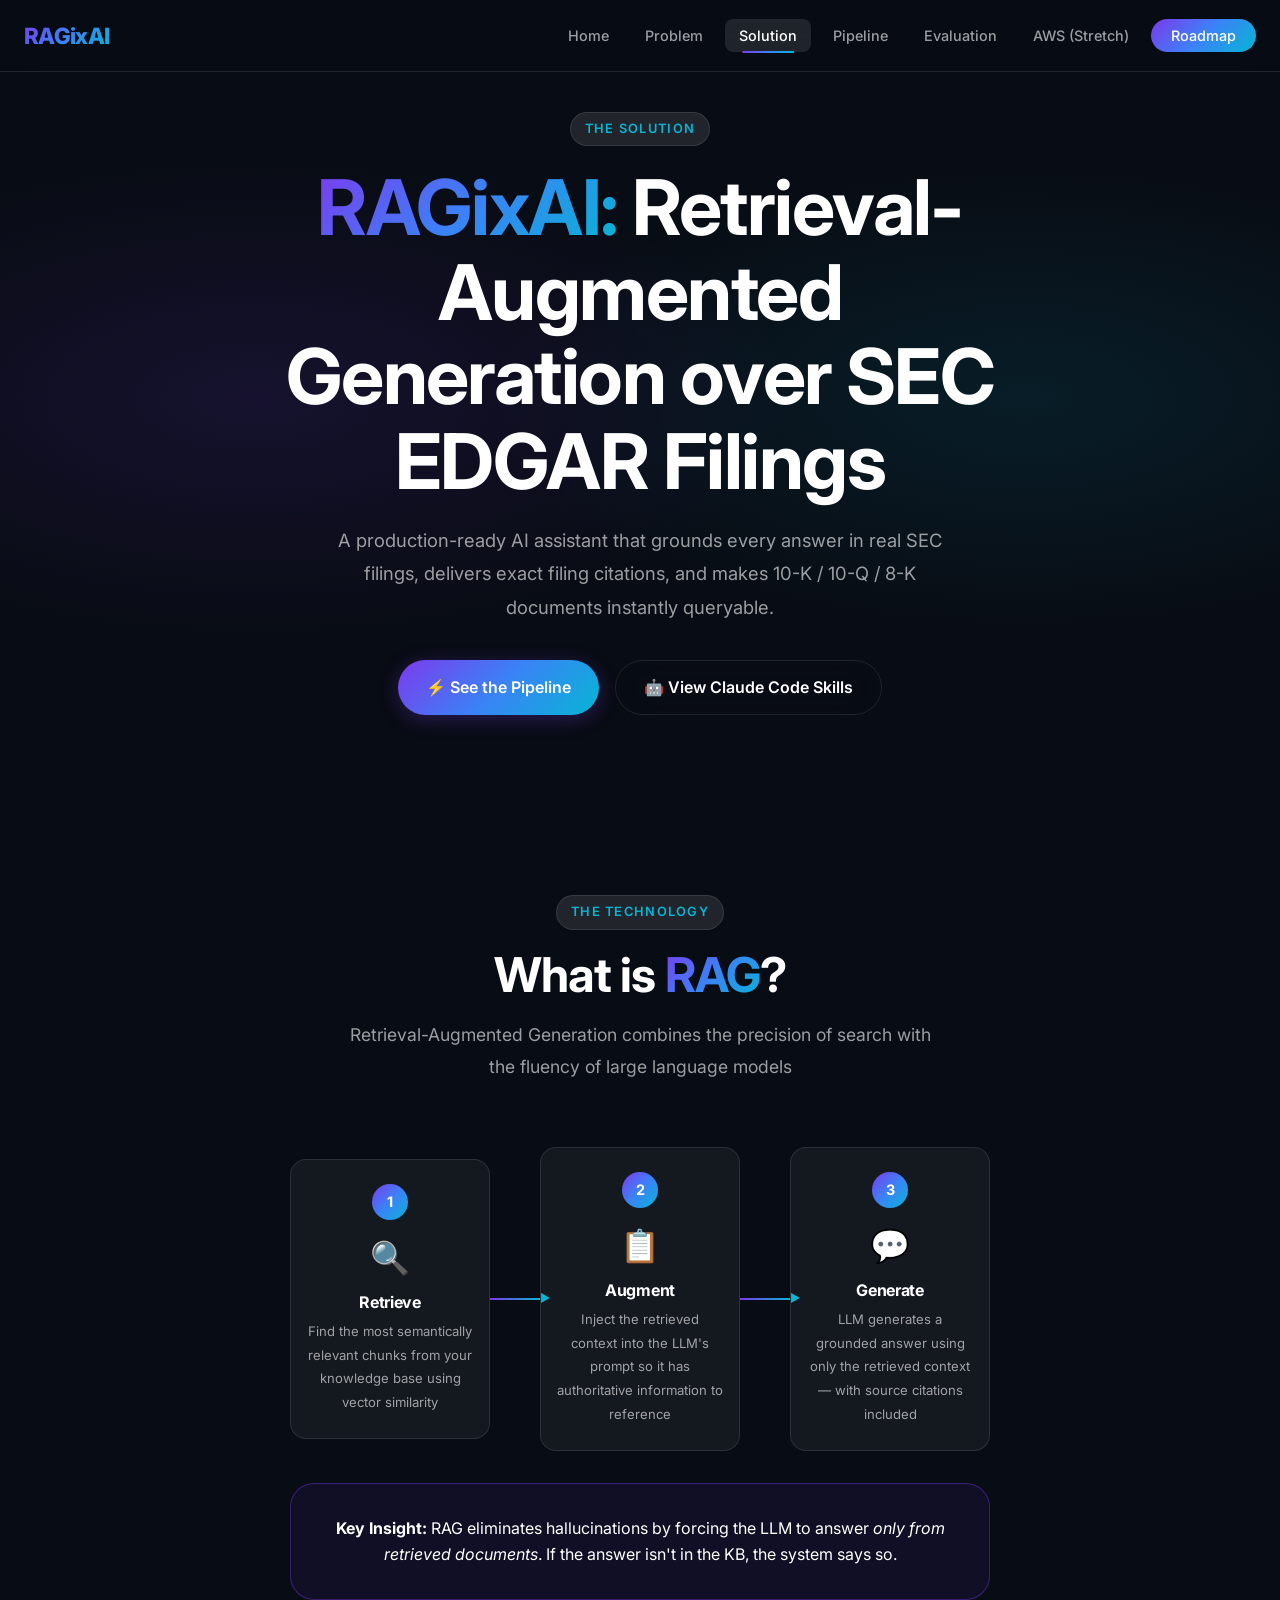
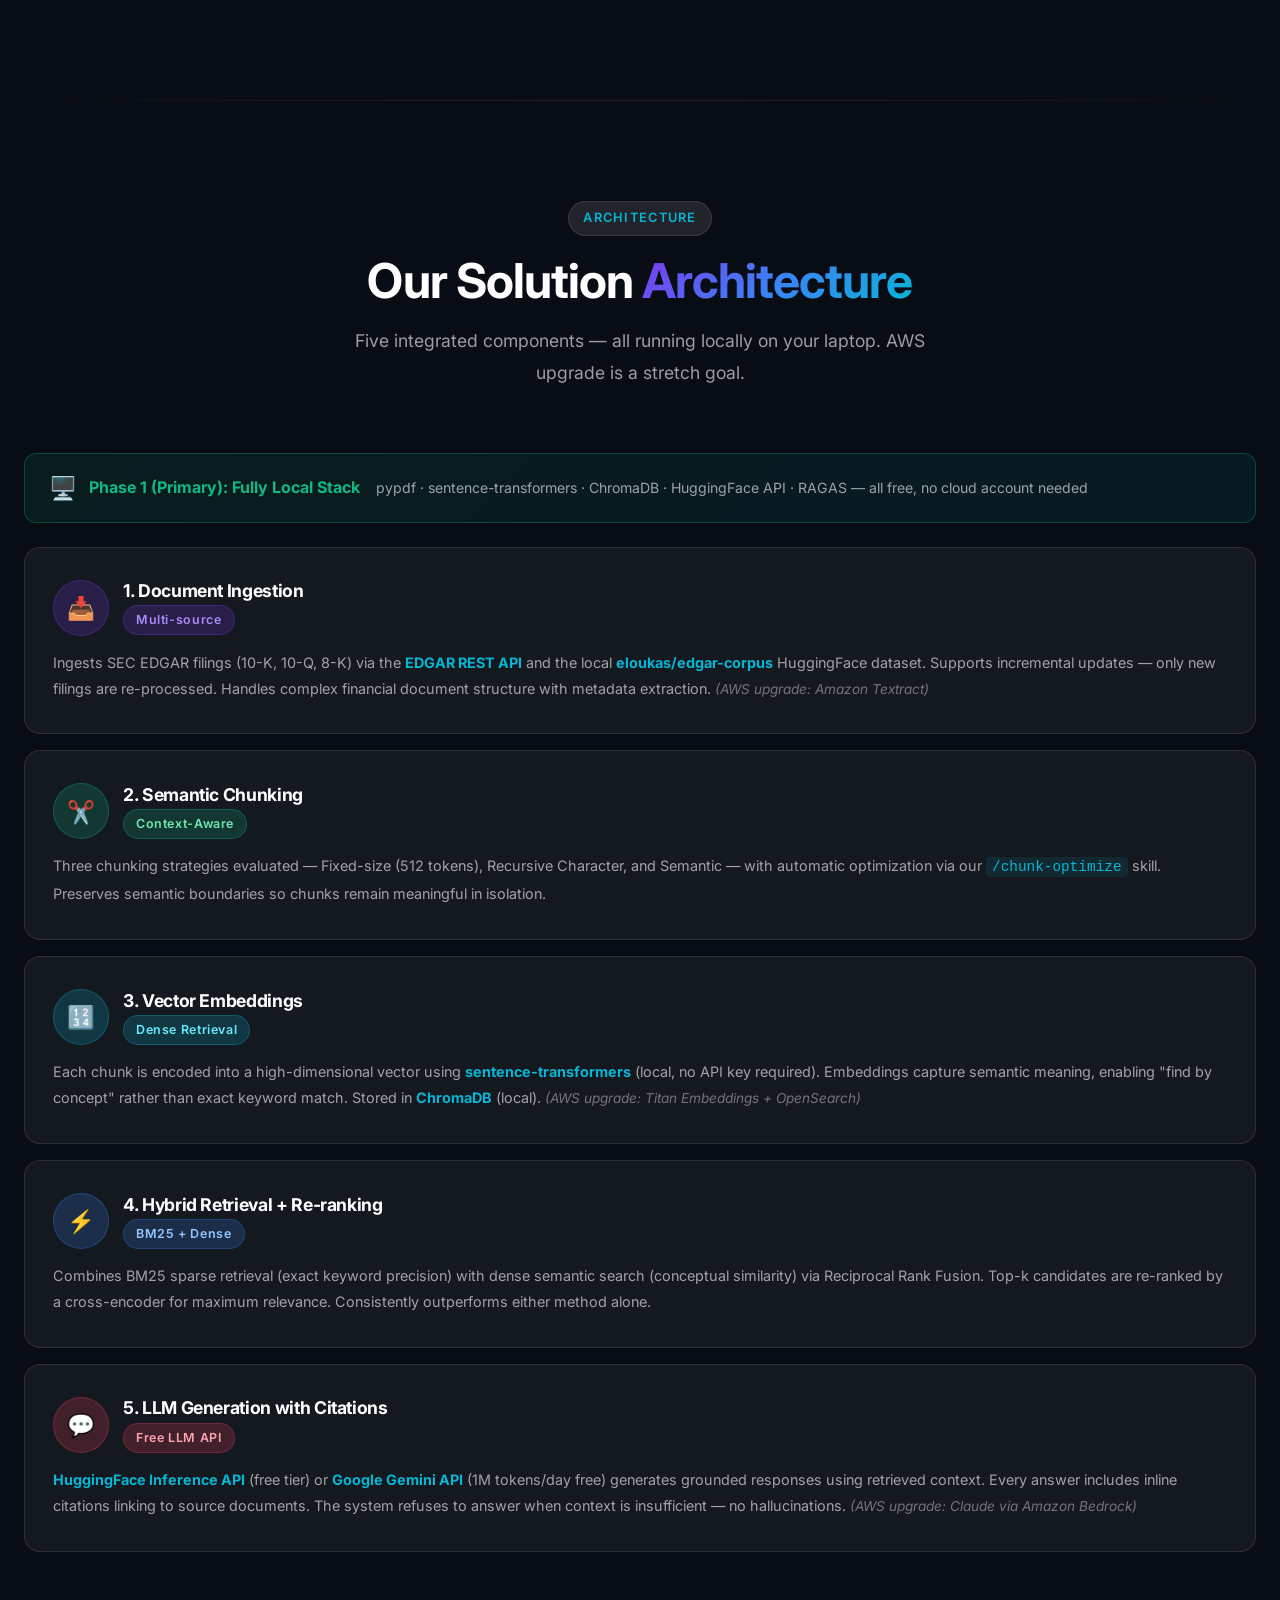
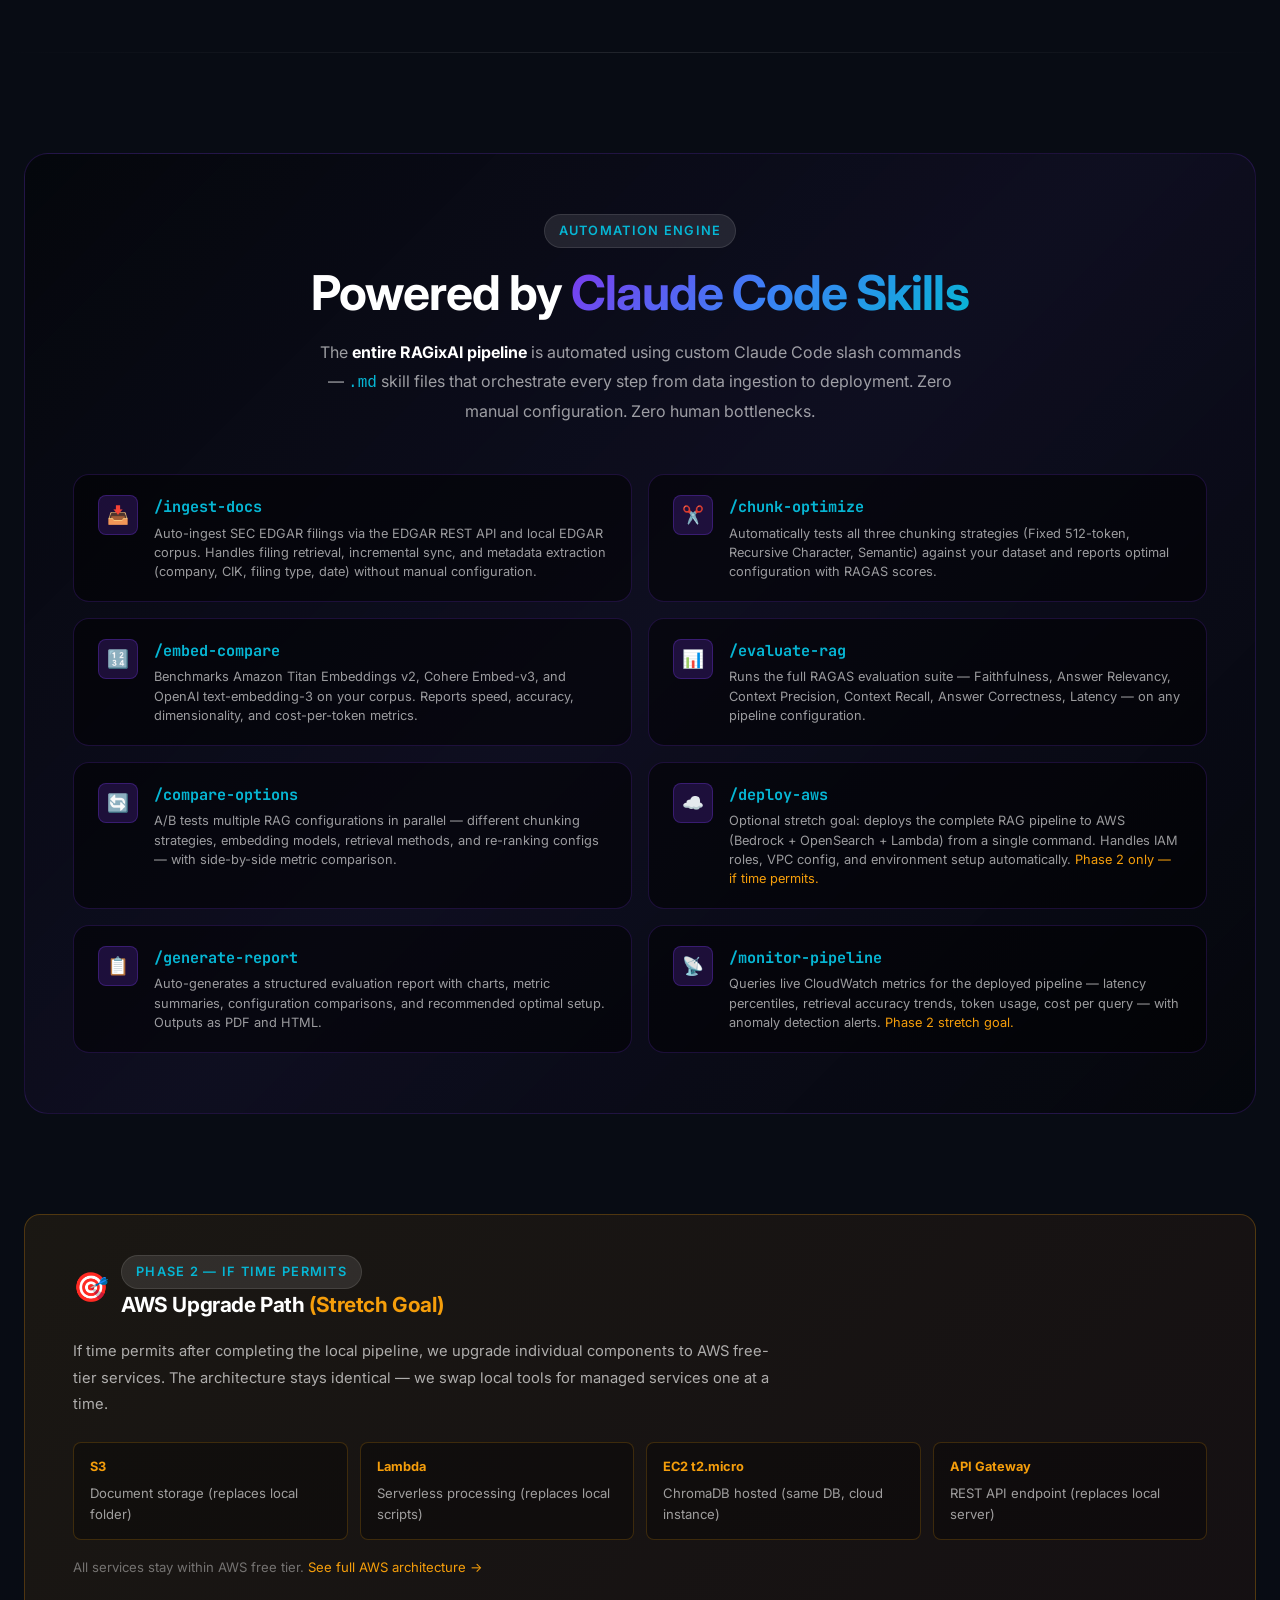
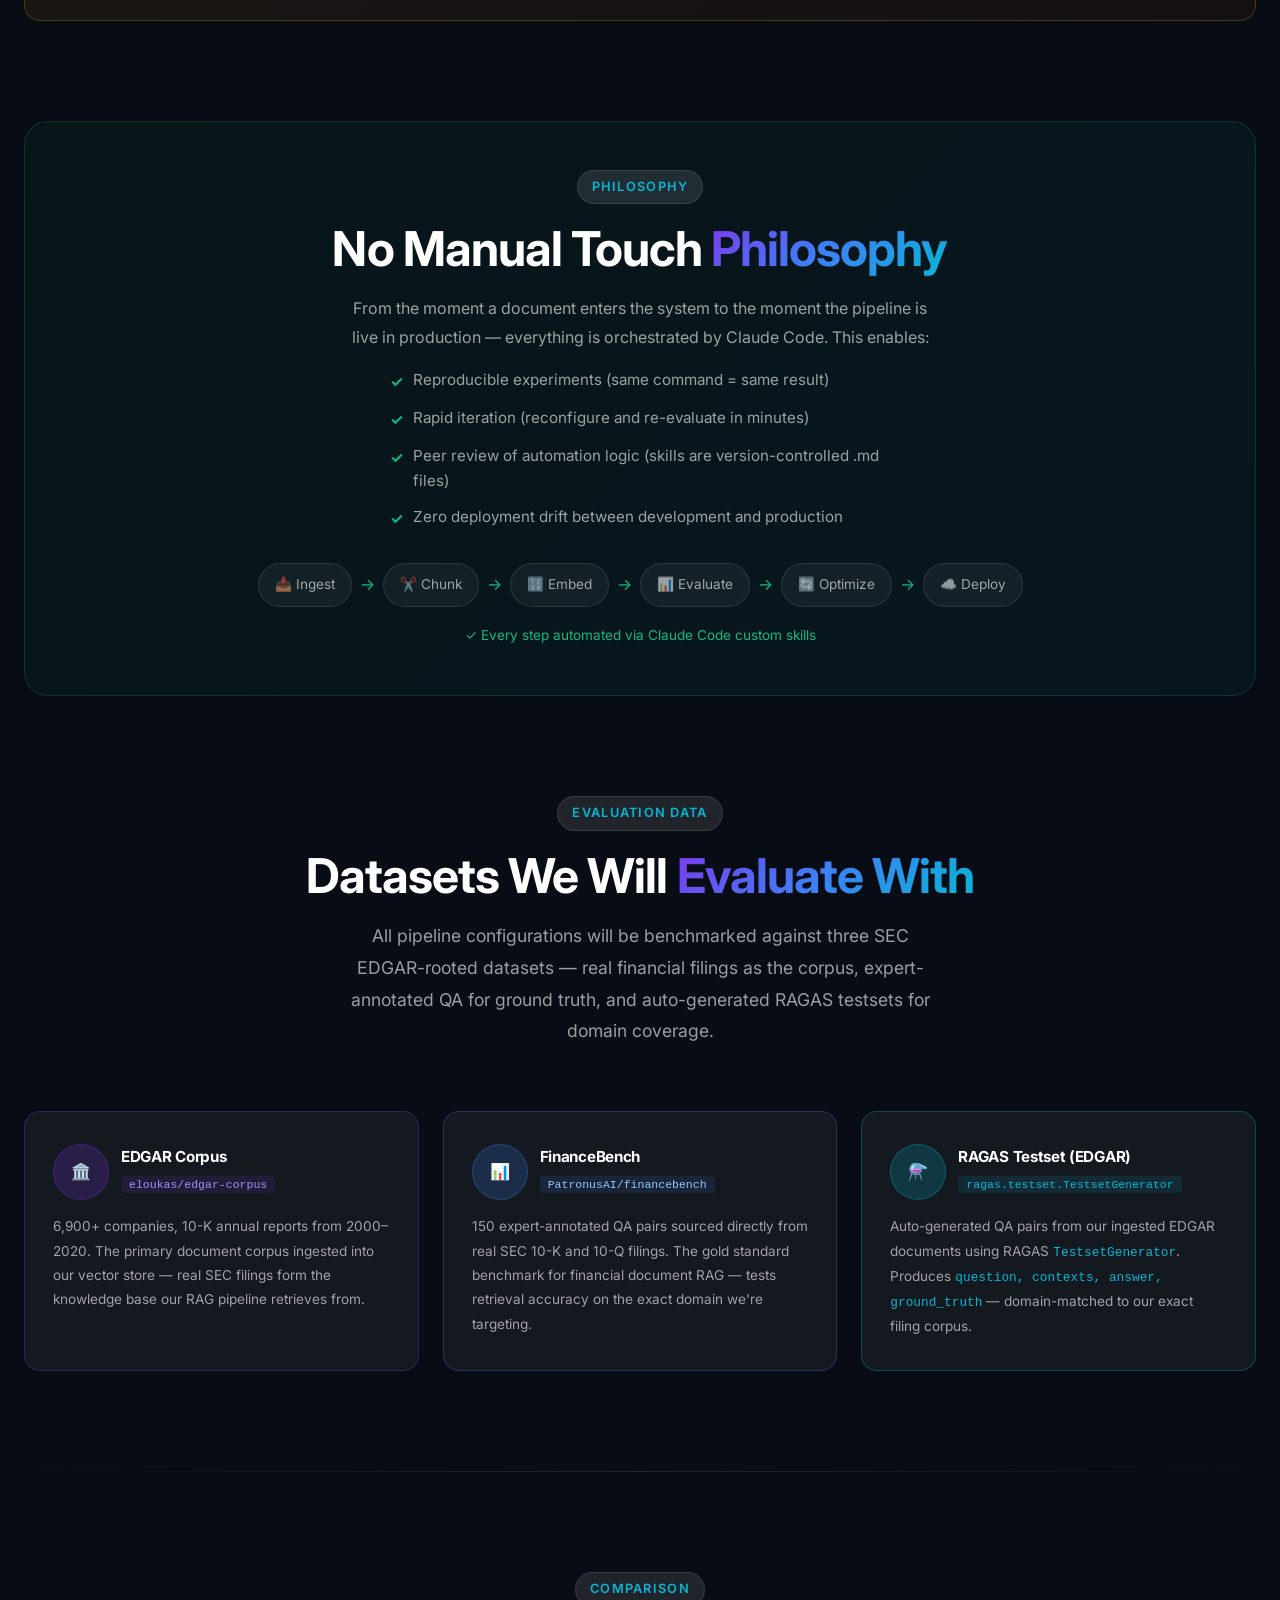
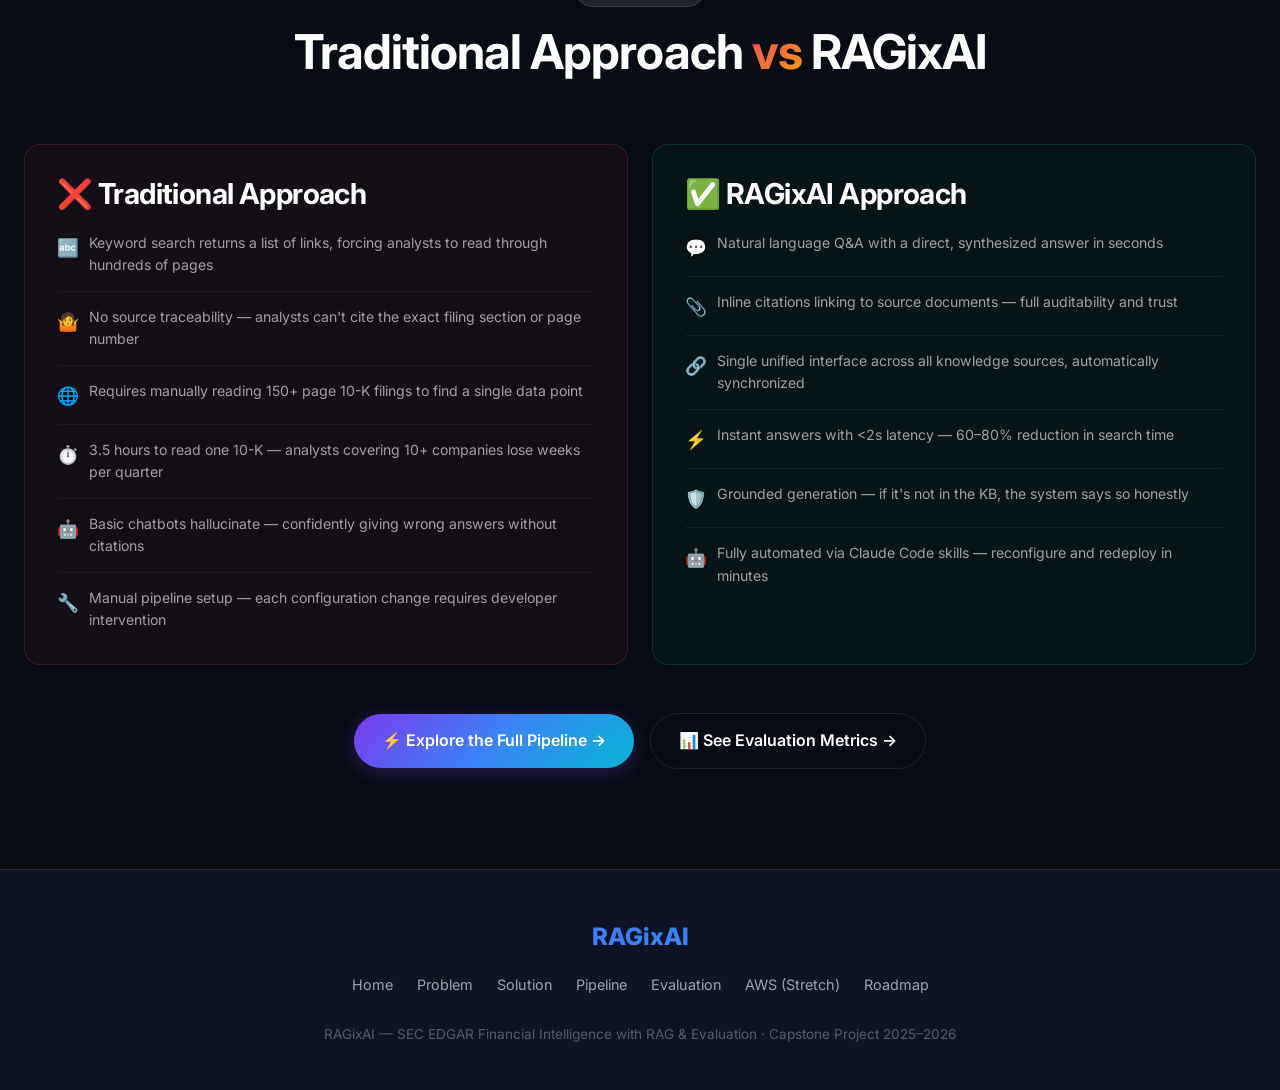
<file: solution.html>
<!DOCTYPE html>
<html lang="en">
<head>
  <meta charset="UTF-8" />
  <meta name="viewport" content="width=device-width, initial-scale=1.0" />
  <title>Solution — RAGixAI</title>
  <link rel="preconnect" href="https://fonts.googleapis.com" />
  <link href="https://fonts.googleapis.com/css2?family=Inter:wght@400;500;600;700;800&family=JetBrains+Mono:wght@400;700&display=swap" rel="stylesheet" />
  <link rel="stylesheet" href="css/style.css" />
  <style>
    .solution-hero {
      min-height: 65vh;
      display: flex;
      align-items: center;
      justify-content: center;
      text-align: center;
      padding: calc(var(--nav-height) + 40px) 24px 80px;
      position: relative;
      overflow: hidden;
    }

    .solution-hero::before {
      content: '';
      position: absolute;
      inset: 0;
      background:
        radial-gradient(ellipse 70% 50% at 20% 50%, rgba(124, 58, 237, 0.12) 0%, transparent 60%),
        radial-gradient(ellipse 70% 50% at 80% 50%, rgba(6, 182, 212, 0.1) 0%, transparent 60%);
    }

    /* ---- What is RAG ---- */
    .rag-visual {
      display: flex;
      align-items: center;
      justify-content: center;
      gap: 0;
      flex-wrap: wrap;
      margin-top: 40px;
    }

    .rag-step-box {
      width: 200px;
      padding: 24px 16px;
      text-align: center;
      border-radius: var(--border-radius);
      background: var(--glass-bg);
      border: 1px solid var(--glass-border);
      transition: var(--transition);
      flex-shrink: 0;
    }

    .rag-step-box:hover {
      transform: translateY(-4px);
      border-color: rgba(124, 58, 237, 0.3);
    }

    .rag-step-num {
      width: 36px;
      height: 36px;
      border-radius: 50%;
      background: var(--gradient-primary);
      display: flex;
      align-items: center;
      justify-content: center;
      font-weight: 700;
      font-size: 0.9rem;
      margin: 0 auto 12px;
    }

    .rag-arrow {
      width: 50px;
      height: 2px;
      background: linear-gradient(90deg, var(--purple), var(--cyan));
      position: relative;
      flex-shrink: 0;
    }

    .rag-arrow::after {
      content: '▶';
      position: absolute;
      right: -10px;
      top: 50%;
      transform: translateY(-50%);
      font-size: 0.7rem;
      color: var(--cyan);
    }

    /* ---- Architecture Components ---- */
    .arch-card {
      padding: 32px 28px;
      border-radius: var(--border-radius);
      background: var(--glass-bg);
      border: 1px solid var(--glass-border);
      transition: var(--transition);
      position: relative;
      overflow: hidden;
    }

    .arch-card::after {
      content: '';
      position: absolute;
      left: 0;
      top: 0;
      bottom: 0;
      width: 3px;
      opacity: 0;
      transition: var(--transition);
    }

    .arch-card:hover::after { opacity: 1; }
    .arch-1::after { background: var(--gradient-primary); }
    .arch-2::after { background: linear-gradient(180deg, var(--emerald), var(--cyan)); }
    .arch-3::after { background: linear-gradient(180deg, var(--cyan), var(--electric-blue)); }
    .arch-4::after { background: linear-gradient(180deg, var(--electric-blue), var(--purple)); }
    .arch-5::after { background: var(--gradient-warm); }

    .arch-card:hover {
      transform: translateX(4px);
      border-color: rgba(124, 58, 237, 0.2);
      background: var(--bg-card-hover);
    }

    .arch-header {
      display: flex;
      align-items: center;
      gap: 14px;
      margin-bottom: 14px;
    }

    /* ---- Claude Code Skills Section ---- */
    .skills-section {
      background: linear-gradient(135deg,
        rgba(0,0,0,0.4) 0%,
        rgba(124, 58, 237, 0.06) 50%,
        rgba(0,0,0,0.4) 100%);
      border: 1px solid rgba(124, 58, 237, 0.2);
      border-radius: var(--border-radius-lg);
      padding: 60px 48px;
      position: relative;
      overflow: hidden;
    }

    .skills-header {
      text-align: center;
      margin-bottom: 48px;
      position: relative;
      z-index: 1;
    }

    .skills-grid {
      display: grid;
      grid-template-columns: repeat(2, 1fr);
      gap: 16px;
      position: relative;
      z-index: 1;
    }

    .skill-card-v2 {
      background: rgba(0,0,0,0.5);
      border: 1px solid rgba(124, 58, 237, 0.2);
      border-radius: var(--border-radius);
      padding: 20px 24px;
      transition: var(--transition);
      font-family: var(--font-mono);
      display: flex;
      gap: 16px;
      align-items: flex-start;
    }

    .skill-card-v2:hover {
      border-color: var(--cyan);
      background: rgba(6, 182, 212, 0.07);
      transform: translateX(4px);
      box-shadow: -4px 0 20px rgba(6, 182, 212, 0.15);
    }

    .skill-icon-box {
      width: 40px;
      height: 40px;
      border-radius: var(--border-radius-sm);
      background: rgba(124, 58, 237, 0.2);
      border: 1px solid rgba(124, 58, 237, 0.3);
      display: flex;
      align-items: center;
      justify-content: center;
      font-size: 1.1rem;
      flex-shrink: 0;
    }

    .skill-name {
      color: var(--cyan);
      font-size: 0.95rem;
      font-weight: 700;
      margin-bottom: 4px;
    }

    .skill-description {
      color: var(--white-60);
      font-size: 0.8rem;
      font-family: var(--font-primary);
      line-height: 1.5;
    }

    /* ---- No Manual Touch ---- */
    .no-manual-section {
      padding: 48px;
      border-radius: var(--border-radius-lg);
      background: linear-gradient(135deg, rgba(16, 185, 129, 0.06), rgba(6, 182, 212, 0.06));
      border: 1px solid rgba(16, 185, 129, 0.2);
      text-align: center;
    }

    .automation-flow {
      display: flex;
      align-items: center;
      justify-content: center;
      gap: 8px;
      flex-wrap: wrap;
      margin-top: 32px;
    }

    .auto-step {
      display: flex;
      align-items: center;
      gap: 8px;
      padding: 10px 16px;
      background: var(--glass-bg);
      border: 1px solid var(--glass-border);
      border-radius: 30px;
      font-size: 0.85rem;
      color: var(--white-60);
      transition: var(--transition);
    }

    .auto-step:hover {
      border-color: var(--emerald);
      color: var(--white);
    }

    .auto-arrow-sm {
      color: var(--emerald);
      font-size: 1rem;
      flex-shrink: 0;
    }

    /* ---- Comparison ---- */
    .comparison-cols {
      display: grid;
      grid-template-columns: 1fr 1fr;
      gap: 24px;
    }

    .comparison-col {
      padding: 32px;
      border-radius: var(--border-radius);
    }

    .col-bad {
      background: rgba(244, 63, 94, 0.05);
      border: 1px solid rgba(244, 63, 94, 0.2);
    }

    .col-good {
      background: rgba(16, 185, 129, 0.05);
      border: 1px solid rgba(16, 185, 129, 0.2);
    }

    .comparison-col h3 {
      margin-bottom: 20px;
      display: flex;
      align-items: center;
      gap: 10px;
    }

    .comparison-row {
      display: flex;
      align-items: flex-start;
      gap: 10px;
      margin-bottom: 14px;
      padding-bottom: 14px;
      border-bottom: 1px solid rgba(255,255,255,0.05);
    }

    .comparison-row:last-child {
      border-bottom: none;
      margin-bottom: 0;
      padding-bottom: 0;
    }

    .cr-icon { font-size: 1.1rem; flex-shrink: 0; margin-top: 2px; }
    .cr-text { font-size: 0.88rem; color: var(--white-60); }

    @media (max-width: 768px) {
      .skills-grid { grid-template-columns: 1fr; }
      .comparison-cols { grid-template-columns: 1fr; }
      .rag-visual { flex-direction: column; }
      .rag-arrow { width: 2px; height: 40px; background: linear-gradient(180deg, var(--purple), var(--cyan)); }
      .rag-arrow::after { right: auto; top: auto; bottom: -10px; left: 50%; transform: translateX(-50%) rotate(90deg); }
      .skills-section { padding: 32px 20px; }
    }
  </style>
</head>
<body>

<!-- Navigation -->
<nav class="nav" id="main-nav">
  <div class="nav-container">
    <a href="index.html" class="nav-logo">RAGixAI</a>
    <ul class="nav-links">
      <li><a href="index.html">Home</a></li>
      <li><a href="problem.html">Problem</a></li>
      <li><a href="solution.html">Solution</a></li>
      <li><a href="pipeline.html">Pipeline</a></li>
      <li><a href="evaluation.html">Evaluation</a></li>
      <li><a href="aws.html">AWS (Stretch)</a></li>
      <li><a href="roadmap.html" class="nav-cta">Roadmap</a></li>
    </ul>
    <div class="nav-toggle" id="nav-toggle"><span></span><span></span><span></span></div>
  </div>
</nav>

<!-- Hero -->
<section class="solution-hero">
  <div style="position:relative; z-index:2; max-width:860px;">
    <div class="section-tag" style="margin-bottom:20px;">The Solution</div>
    <h1 style="margin-bottom:20px; line-height:1.1;">
      <span class="gradient-text">RAGixAI:</span> Retrieval-Augmented<br />
      Generation over SEC EDGAR Filings
    </h1>
    <p style="font-size:1.15rem; max-width:640px; margin:0 auto 36px;">
      A production-ready AI assistant that grounds every answer in real SEC filings,
      delivers exact filing citations, and makes 10-K / 10-Q / 8-K documents instantly queryable.
    </p>
    <div style="display:flex; gap:16px; justify-content:center; flex-wrap:wrap;">
      <a href="pipeline.html" class="btn btn-primary">⚡ See the Pipeline</a>
      <a href="#skills" class="btn btn-outline">🤖 View Claude Code Skills</a>
    </div>
  </div>
</section>

<!-- What is RAG -->
<section class="section">
  <div class="section-header hidden">
    <div class="section-tag">The Technology</div>
    <h2>What is <span class="gradient-text">RAG</span>?</h2>
    <p>Retrieval-Augmented Generation combines the precision of search with the fluency of large language models</p>
  </div>

  <div class="rag-visual hidden">
    <div class="rag-step-box delay-1">
      <div class="rag-step-num">1</div>
      <div style="font-size:2rem; margin-bottom:10px;">🔍</div>
      <h4 style="margin-bottom:8px; font-size:1rem;">Retrieve</h4>
      <p style="font-size:0.82rem;">Find the most semantically relevant chunks from your knowledge base using vector similarity</p>
    </div>
    <div class="rag-arrow"></div>
    <div class="rag-step-box delay-2">
      <div class="rag-step-num">2</div>
      <div style="font-size:2rem; margin-bottom:10px;">📋</div>
      <h4 style="margin-bottom:8px; font-size:1rem;">Augment</h4>
      <p style="font-size:0.82rem;">Inject the retrieved context into the LLM's prompt so it has authoritative information to reference</p>
    </div>
    <div class="rag-arrow"></div>
    <div class="rag-step-box delay-3">
      <div class="rag-step-num">3</div>
      <div style="font-size:2rem; margin-bottom:10px;">💬</div>
      <h4 style="margin-bottom:8px; font-size:1rem;">Generate</h4>
      <p style="font-size:0.82rem;">LLM generates a grounded answer using only the retrieved context — with source citations included</p>
    </div>
  </div>

  <div class="callout callout-purple mt-32 hidden delay-2" style="text-align:center; max-width:700px; margin:32px auto 0;">
    <strong>Key Insight:</strong> RAG eliminates hallucinations by forcing the LLM to answer
    <em>only from retrieved documents</em>. If the answer isn't in the KB, the system says so.
  </div>
</section>

<div class="divider"></div>

<!-- Solution Architecture -->
<section class="section">
  <div class="section-header hidden">
    <div class="section-tag">Architecture</div>
    <h2>Our Solution <span class="gradient-text">Architecture</span></h2>
    <p>Five integrated components — all running locally on your laptop. AWS upgrade is a stretch goal.</p>
  </div>

  <div style="background: linear-gradient(135deg, rgba(16,185,129,0.1), rgba(6,182,212,0.08)); border: 1px solid rgba(16,185,129,0.3); border-radius: 12px; padding: 16px 24px; margin-bottom: 24px; display: flex; align-items: center; gap: 12px;">
    <span style="font-size: 1.4rem;">🖥️</span>
    <div>
      <strong style="color: #10B981;">Phase 1 (Primary): Fully Local Stack</strong>
      <span style="color: rgba(255,255,255,0.6); font-size: 0.88rem; margin-left: 12px;">pypdf · sentence-transformers · ChromaDB · HuggingFace API · RAGAS — all free, no cloud account needed</span>
    </div>
  </div>

  <div style="display:flex; flex-direction:column; gap:16px;">
    <div class="arch-card arch-1 hidden delay-1">
      <div class="arch-header">
        <div class="icon-circle icon-circle-purple">📥</div>
        <div>
          <h3 style="font-size:1.1rem; margin-bottom:4px;">1. Document Ingestion</h3>
          <div class="badge badge-purple">Multi-source</div>
        </div>
      </div>
      <p style="font-size:0.9rem;">Ingests SEC EDGAR filings (10-K, 10-Q, 8-K) via the <strong style="color:var(--cyan);">EDGAR REST API</strong> and the local <strong style="color:var(--cyan);">eloukas/edgar-corpus</strong> HuggingFace dataset. Supports incremental updates — only new filings are re-processed. Handles complex financial document structure with metadata extraction. <em style="color:rgba(255,255,255,0.4); font-size:0.85rem;">(AWS upgrade: Amazon Textract)</em></p>
    </div>

    <div class="arch-card arch-2 hidden delay-2">
      <div class="arch-header">
        <div class="icon-circle icon-circle-emerald">✂️</div>
        <div>
          <h3 style="font-size:1.1rem; margin-bottom:4px;">2. Semantic Chunking</h3>
          <div class="badge badge-emerald">Context-Aware</div>
        </div>
      </div>
      <p style="font-size:0.9rem;">Three chunking strategies evaluated — Fixed-size (512 tokens), Recursive Character, and Semantic — with automatic optimization via our <code style="color:var(--cyan); background:rgba(6,182,212,0.1); padding:2px 6px; border-radius:4px;">/chunk-optimize</code> skill. Preserves semantic boundaries so chunks remain meaningful in isolation.</p>
    </div>

    <div class="arch-card arch-3 hidden delay-3">
      <div class="arch-header">
        <div class="icon-circle icon-circle-cyan">🔢</div>
        <div>
          <h3 style="font-size:1.1rem; margin-bottom:4px;">3. Vector Embeddings</h3>
          <div class="badge badge-cyan">Dense Retrieval</div>
        </div>
      </div>
      <p style="font-size:0.9rem;">Each chunk is encoded into a high-dimensional vector using <strong style="color:var(--cyan);">sentence-transformers</strong> (local, no API key required). Embeddings capture semantic meaning, enabling "find by concept" rather than exact keyword match. Stored in <strong style="color:var(--cyan);">ChromaDB</strong> (local). <em style="color:rgba(255,255,255,0.4); font-size:0.85rem;">(AWS upgrade: Titan Embeddings + OpenSearch)</em></p>
    </div>

    <div class="arch-card arch-4 hidden delay-4">
      <div class="arch-header">
        <div class="icon-circle icon-circle-blue">⚡</div>
        <div>
          <h3 style="font-size:1.1rem; margin-bottom:4px;">4. Hybrid Retrieval + Re-ranking</h3>
          <div class="badge badge-blue">BM25 + Dense</div>
        </div>
      </div>
      <p style="font-size:0.9rem;">Combines BM25 sparse retrieval (exact keyword precision) with dense semantic search (conceptual similarity) via Reciprocal Rank Fusion. Top-k candidates are re-ranked by a cross-encoder for maximum relevance. Consistently outperforms either method alone.</p>
    </div>

    <div class="arch-card arch-5 hidden delay-5">
      <div class="arch-header">
        <div class="icon-circle icon-circle-coral">💬</div>
        <div>
          <h3 style="font-size:1.1rem; margin-bottom:4px;">5. LLM Generation with Citations</h3>
          <div class="badge badge-coral">Free LLM API</div>
        </div>
      </div>
      <p style="font-size:0.9rem;"><strong style="color:var(--cyan);">HuggingFace Inference API</strong> (free tier) or <strong style="color:var(--cyan);">Google Gemini API</strong> (1M tokens/day free) generates grounded responses using retrieved context. Every answer includes inline citations linking to source documents. The system refuses to answer when context is insufficient — no hallucinations. <em style="color:rgba(255,255,255,0.4); font-size:0.85rem;">(AWS upgrade: Claude via Amazon Bedrock)</em></p>
    </div>
  </div>
</section>

<div class="divider"></div>

<!-- Claude Code Skills Section -->
<section class="section" id="skills">
  <div class="skills-section hidden">
    <div class="skills-header">
      <div class="section-tag" style="margin-bottom:16px;">Automation Engine</div>
      <h2 style="margin-bottom:16px;">
        Powered by <span class="gradient-text">Claude Code Skills</span>
      </h2>
      <p style="max-width:650px; margin:0 auto;">
        The <strong style="color:var(--white);">entire RAGixAI pipeline</strong> is automated using custom Claude Code
        slash commands — <code style="color:var(--cyan);">.md</code> skill files that orchestrate every step
        from data ingestion to deployment. Zero manual configuration. Zero human bottlenecks.
      </p>
    </div>

    <div class="skills-grid">
      <div class="skill-card-v2 hidden delay-1">
        <div class="skill-icon-box">📥</div>
        <div>
          <div class="skill-name">/ingest-docs</div>
          <div class="skill-description">Auto-ingest SEC EDGAR filings via the EDGAR REST API and local EDGAR corpus. Handles filing retrieval, incremental sync, and metadata extraction (company, CIK, filing type, date) without manual configuration.</div>
        </div>
      </div>

      <div class="skill-card-v2 hidden delay-2">
        <div class="skill-icon-box">✂️</div>
        <div>
          <div class="skill-name">/chunk-optimize</div>
          <div class="skill-description">Automatically tests all three chunking strategies (Fixed 512-token, Recursive Character, Semantic) against your dataset and reports optimal configuration with RAGAS scores.</div>
        </div>
      </div>

      <div class="skill-card-v2 hidden delay-3">
        <div class="skill-icon-box">🔢</div>
        <div>
          <div class="skill-name">/embed-compare</div>
          <div class="skill-description">Benchmarks Amazon Titan Embeddings v2, Cohere Embed-v3, and OpenAI text-embedding-3 on your corpus. Reports speed, accuracy, dimensionality, and cost-per-token metrics.</div>
        </div>
      </div>

      <div class="skill-card-v2 hidden delay-4">
        <div class="skill-icon-box">📊</div>
        <div>
          <div class="skill-name">/evaluate-rag</div>
          <div class="skill-description">Runs the full RAGAS evaluation suite — Faithfulness, Answer Relevancy, Context Precision, Context Recall, Answer Correctness, Latency — on any pipeline configuration.</div>
        </div>
      </div>

      <div class="skill-card-v2 hidden delay-2">
        <div class="skill-icon-box">🔄</div>
        <div>
          <div class="skill-name">/compare-options</div>
          <div class="skill-description">A/B tests multiple RAG configurations in parallel — different chunking strategies, embedding models, retrieval methods, and re-ranking configs — with side-by-side metric comparison.</div>
        </div>
      </div>

      <div class="skill-card-v2 hidden delay-3">
        <div class="skill-icon-box">☁️</div>
        <div>
          <div class="skill-name">/deploy-aws</div>
          <div class="skill-description">Optional stretch goal: deploys the complete RAG pipeline to AWS (Bedrock + OpenSearch + Lambda) from a single command. Handles IAM roles, VPC config, and environment setup automatically. <span style="color: #F59E0B;">Phase 2 only — if time permits.</span></div>
        </div>
      </div>

      <div class="skill-card-v2 hidden delay-4">
        <div class="skill-icon-box">📋</div>
        <div>
          <div class="skill-name">/generate-report</div>
          <div class="skill-description">Auto-generates a structured evaluation report with charts, metric summaries, configuration comparisons, and recommended optimal setup. Outputs as PDF and HTML.</div>
        </div>
      </div>

      <div class="skill-card-v2 hidden delay-5">
        <div class="skill-icon-box">📡</div>
        <div>
          <div class="skill-name">/monitor-pipeline</div>
          <div class="skill-description">Queries live CloudWatch metrics for the deployed pipeline — latency percentiles, retrieval accuracy trends, token usage, cost per query — with anomaly detection alerts. <span style="color: #F59E0B;">Phase 2 stretch goal.</span></div>
        </div>
      </div>
    </div>
  </div>
</section>

<!-- Phase 2 Stretch Goal -->
<section class="section" style="padding-top:0;">
  <div style="background: linear-gradient(135deg, rgba(245,158,11,0.08), rgba(234,88,12,0.06)); border: 1px solid rgba(245,158,11,0.25); border-radius: 16px; padding: 40px 48px;">
    <div style="display: flex; align-items: center; gap: 12px; margin-bottom: 20px;">
      <span style="font-size: 1.8rem;">🎯</span>
      <div>
        <div class="section-tag" style="margin-bottom: 4px;">Phase 2 — If Time Permits</div>
        <h3 style="margin: 0; font-size: 1.3rem;">AWS Upgrade Path <span style="color: #F59E0B;">(Stretch Goal)</span></h3>
      </div>
    </div>
    <p style="color: rgba(255,255,255,0.65); font-size: 0.92rem; margin-bottom: 24px; max-width: 700px;">
      If time permits after completing the local pipeline, we upgrade individual components to AWS free-tier services. The architecture stays identical — we swap local tools for managed services one at a time.
    </p>
    <div style="display: grid; grid-template-columns: repeat(auto-fit, minmax(200px, 1fr)); gap: 12px;">
      <div style="background: rgba(0,0,0,0.3); border: 1px solid rgba(245,158,11,0.2); border-radius: 8px; padding: 14px 16px;">
        <div style="color: #F59E0B; font-size: 0.8rem; font-weight: 700; margin-bottom: 6px;">S3</div>
        <div style="color: rgba(255,255,255,0.6); font-size: 0.82rem;">Document storage (replaces local folder)</div>
      </div>
      <div style="background: rgba(0,0,0,0.3); border: 1px solid rgba(245,158,11,0.2); border-radius: 8px; padding: 14px 16px;">
        <div style="color: #F59E0B; font-size: 0.8rem; font-weight: 700; margin-bottom: 6px;">Lambda</div>
        <div style="color: rgba(255,255,255,0.6); font-size: 0.82rem;">Serverless processing (replaces local scripts)</div>
      </div>
      <div style="background: rgba(0,0,0,0.3); border: 1px solid rgba(245,158,11,0.2); border-radius: 8px; padding: 14px 16px;">
        <div style="color: #F59E0B; font-size: 0.8rem; font-weight: 700; margin-bottom: 6px;">EC2 t2.micro</div>
        <div style="color: rgba(255,255,255,0.6); font-size: 0.82rem;">ChromaDB hosted (same DB, cloud instance)</div>
      </div>
      <div style="background: rgba(0,0,0,0.3); border: 1px solid rgba(245,158,11,0.2); border-radius: 8px; padding: 14px 16px;">
        <div style="color: #F59E0B; font-size: 0.8rem; font-weight: 700; margin-bottom: 6px;">API Gateway</div>
        <div style="color: rgba(255,255,255,0.6); font-size: 0.82rem;">REST API endpoint (replaces local server)</div>
      </div>
    </div>
    <p style="margin-top: 16px; font-size: 0.82rem; color: rgba(255,255,255,0.4);">
      All services stay within AWS free tier. <a href="aws.html" style="color: #F59E0B;">See full AWS architecture →</a>
    </p>
  </div>
</section>

<!-- No Manual Touch Philosophy -->
<section class="section" style="padding-top:0;">
  <div class="no-manual-section hidden">
    <div class="section-tag" style="margin-bottom:16px;">Philosophy</div>
    <h2 style="margin-bottom:16px;">No Manual Touch <span class="gradient-text">Philosophy</span></h2>
    <p style="max-width:600px; margin:0 auto 16px;">
      From the moment a document enters the system to the moment the pipeline is live in production —
      everything is orchestrated by Claude Code. This enables:
    </p>
    <ul class="check-list" style="max-width:500px; margin:0 auto 32px; text-align:left;">
      <li>Reproducible experiments (same command = same result)</li>
      <li>Rapid iteration (reconfigure and re-evaluate in minutes)</li>
      <li>Peer review of automation logic (skills are version-controlled .md files)</li>
      <li>Zero deployment drift between development and production</li>
    </ul>

    <div class="automation-flow">
      <div class="auto-step">📥 Ingest</div>
      <span class="auto-arrow-sm">→</span>
      <div class="auto-step">✂️ Chunk</div>
      <span class="auto-arrow-sm">→</span>
      <div class="auto-step">🔢 Embed</div>
      <span class="auto-arrow-sm">→</span>
      <div class="auto-step">📊 Evaluate</div>
      <span class="auto-arrow-sm">→</span>
      <div class="auto-step">🔄 Optimize</div>
      <span class="auto-arrow-sm">→</span>
      <div class="auto-step">☁️ Deploy</div>
    </div>
    <p style="margin-top:16px; font-size:0.85rem; color:var(--emerald);">
      ✓ Every step automated via Claude Code custom skills
    </p>
  </div>
</section>

<!-- Evaluation Datasets -->
<section class="section" style="padding-top:0;">
  <div class="section-header hidden">
    <div class="section-tag">Evaluation Data</div>
    <h2>Datasets We Will <span class="gradient-text">Evaluate With</span></h2>
    <p>All pipeline configurations will be benchmarked against three SEC EDGAR-rooted datasets — real financial filings as the corpus, expert-annotated QA for ground truth, and auto-generated RAGAS testsets for domain coverage.</p>
  </div>

  <div class="cards-grid-3">
    <div class="arch-card hidden delay-1" style="border-color:rgba(124,58,237,0.3);">
      <div style="display:flex; align-items:center; gap:12px; margin-bottom:14px;">
        <div class="icon-circle icon-circle-purple" style="font-size:1rem;">🏛️</div>
        <div>
          <h4 style="font-size:0.95rem; margin-bottom:4px;">EDGAR Corpus</h4>
          <code style="font-size:0.72rem; color:var(--lavender); background:rgba(124,58,237,0.12); padding:2px 8px; border-radius:4px;">eloukas/edgar-corpus</code>
        </div>
      </div>
      <p style="font-size:0.85rem;">6,900+ companies, 10-K annual reports from 2000–2020. The primary document corpus ingested into our vector store — real SEC filings form the knowledge base our RAG pipeline retrieves from.</p>
    </div>
    <div class="arch-card hidden delay-2" style="border-color:rgba(59,130,246,0.3);">
      <div style="display:flex; align-items:center; gap:12px; margin-bottom:14px;">
        <div class="icon-circle icon-circle-blue" style="font-size:1rem;">📊</div>
        <div>
          <h4 style="font-size:0.95rem; margin-bottom:4px;">FinanceBench</h4>
          <code style="font-size:0.72rem; color:#93C5FD; background:rgba(59,130,246,0.12); padding:2px 8px; border-radius:4px;">PatronusAI/financebench</code>
        </div>
      </div>
      <p style="font-size:0.85rem;">150 expert-annotated QA pairs sourced directly from real SEC 10-K and 10-Q filings. The gold standard benchmark for financial document RAG — tests retrieval accuracy on the exact domain we're targeting.</p>
    </div>
    <div class="arch-card hidden delay-3" style="border-color:rgba(6,182,212,0.3);">
      <div style="display:flex; align-items:center; gap:12px; margin-bottom:14px;">
        <div class="icon-circle icon-circle-cyan" style="font-size:1rem;">⚗️</div>
        <div>
          <h4 style="font-size:0.95rem; margin-bottom:4px;">RAGAS Testset (EDGAR)</h4>
          <code style="font-size:0.72rem; color:var(--cyan); background:rgba(6,182,212,0.12); padding:2px 8px; border-radius:4px;">ragas.testset.TestsetGenerator</code>
        </div>
      </div>
      <p style="font-size:0.85rem;">Auto-generated QA pairs from our ingested EDGAR documents using RAGAS <code style="color:var(--cyan); font-size:0.8rem;">TestsetGenerator</code>. Produces <code style="color:var(--cyan); font-size:0.8rem;">question, contexts, answer, ground_truth</code> — domain-matched to our exact filing corpus.</p>
    </div>
  </div>
</section>

<div class="divider"></div>

<!-- Traditional vs RAGixAI -->
<section class="section">
  <div class="section-header hidden">
    <div class="section-tag">Comparison</div>
    <h2>Traditional Approach <span class="gradient-text-warm">vs</span> RAGixAI</h2>
  </div>

  <div class="comparison-cols hidden">
    <div class="comparison-col col-bad">
      <h3>❌ Traditional Approach</h3>
      <div class="comparison-row">
        <span class="cr-icon">🔤</span>
        <div class="cr-text">Keyword search returns a list of links, forcing analysts to read through hundreds of pages</div>
      </div>
      <div class="comparison-row">
        <span class="cr-icon">🤷</span>
        <div class="cr-text">No source traceability — analysts can't cite the exact filing section or page number</div>
      </div>
      <div class="comparison-row">
        <span class="cr-icon">🌐</span>
        <div class="cr-text">Requires manually reading 150+ page 10-K filings to find a single data point</div>
      </div>
      <div class="comparison-row">
        <span class="cr-icon">⏱️</span>
        <div class="cr-text">3.5 hours to read one 10-K — analysts covering 10+ companies lose weeks per quarter</div>
      </div>
      <div class="comparison-row">
        <span class="cr-icon">🤖</span>
        <div class="cr-text">Basic chatbots hallucinate — confidently giving wrong answers without citations</div>
      </div>
      <div class="comparison-row">
        <span class="cr-icon">🔧</span>
        <div class="cr-text">Manual pipeline setup — each configuration change requires developer intervention</div>
      </div>
    </div>

    <div class="comparison-col col-good">
      <h3>✅ RAGixAI Approach</h3>
      <div class="comparison-row">
        <span class="cr-icon">💬</span>
        <div class="cr-text">Natural language Q&A with a direct, synthesized answer in seconds</div>
      </div>
      <div class="comparison-row">
        <span class="cr-icon">📎</span>
        <div class="cr-text">Inline citations linking to source documents — full auditability and trust</div>
      </div>
      <div class="comparison-row">
        <span class="cr-icon">🔗</span>
        <div class="cr-text">Single unified interface across all knowledge sources, automatically synchronized</div>
      </div>
      <div class="comparison-row">
        <span class="cr-icon">⚡</span>
        <div class="cr-text">Instant answers with &lt;2s latency — 60–80% reduction in search time</div>
      </div>
      <div class="comparison-row">
        <span class="cr-icon">🛡️</span>
        <div class="cr-text">Grounded generation — if it's not in the KB, the system says so honestly</div>
      </div>
      <div class="comparison-row">
        <span class="cr-icon">🤖</span>
        <div class="cr-text">Fully automated via Claude Code skills — reconfigure and redeploy in minutes</div>
      </div>
    </div>
  </div>

  <div class="text-center mt-48 hidden delay-2">
    <a href="pipeline.html" class="btn btn-primary">⚡ Explore the Full Pipeline →</a>
    &nbsp;&nbsp;
    <a href="evaluation.html" class="btn btn-outline">📊 See Evaluation Metrics →</a>
  </div>
</section>

<!-- Footer -->
<footer class="footer">
  <div class="footer-inner">
    <div class="footer-logo">RAGixAI</div>
    <ul class="footer-links">
      <li><a href="index.html">Home</a></li>
      <li><a href="problem.html">Problem</a></li>
      <li><a href="solution.html">Solution</a></li>
      <li><a href="pipeline.html">Pipeline</a></li>
      <li><a href="evaluation.html">Evaluation</a></li>
      <li><a href="aws.html">AWS (Stretch)</a></li>
      <li><a href="roadmap.html">Roadmap</a></li>
    </ul>
    <p class="footer-info">RAGixAI — SEC EDGAR Financial Intelligence with RAG &amp; Evaluation · Capstone Project 2025–2026</p>
  </div>
</footer>

<script src="js/main.js"></script>
</body>
</html>
</file>
<file: css/style.css>
/* ============================================================
   RAGixAI - Enterprise Knowledge Base
   Shared Stylesheet
   ============================================================ */

/* ---- CSS Custom Properties ---- */
:root {
  --bg-primary: #080C14;
  --bg-secondary: #0D1424;
  --bg-card: rgba(255, 255, 255, 0.04);
  --bg-card-hover: rgba(255, 255, 255, 0.08);
  --purple: #7C3AED;
  --purple-light: #9D5CF6;
  --electric-blue: #3B82F6;
  --cyan: #06B6D4;
  --coral: #F43F5E;
  --emerald: #10B981;
  --amber: #F59E0B;
  --lavender: #A78BFA;
  --white: #FFFFFF;
  --white-60: rgba(255, 255, 255, 0.6);
  --white-30: rgba(255, 255, 255, 0.3);
  --white-10: rgba(255, 255, 255, 0.1);
  --gradient-primary: linear-gradient(135deg, var(--purple), var(--electric-blue), var(--cyan));
  --gradient-warm: linear-gradient(135deg, var(--coral), var(--amber));
  --gradient-cool: linear-gradient(135deg, var(--electric-blue), var(--cyan));
  --gradient-purple: linear-gradient(135deg, var(--purple), var(--lavender));
  --glass-bg: rgba(255, 255, 255, 0.05);
  --glass-border: rgba(255, 255, 255, 0.1);
  --glass-blur: blur(20px);
  --shadow-glow-purple: 0 0 40px rgba(124, 58, 237, 0.3);
  --shadow-glow-blue: 0 0 40px rgba(59, 130, 246, 0.3);
  --shadow-glow-cyan: 0 0 40px rgba(6, 182, 212, 0.3);
  --border-radius: 16px;
  --border-radius-sm: 8px;
  --border-radius-lg: 24px;
  --transition: all 0.3s cubic-bezier(0.4, 0, 0.2, 1);
  --transition-slow: all 0.6s cubic-bezier(0.4, 0, 0.2, 1);
  --font-primary: 'Inter', -apple-system, BlinkMacSystemFont, 'Segoe UI', sans-serif;
  --font-mono: 'JetBrains Mono', 'Fira Code', 'Courier New', monospace;
  --nav-height: 72px;
}

/* ---- Reset & Base ---- */
*, *::before, *::after {
  box-sizing: border-box;
  margin: 0;
  padding: 0;
}

html {
  scroll-behavior: smooth;
  font-size: 16px;
}

body {
  background-color: var(--bg-primary);
  color: var(--white);
  font-family: var(--font-primary);
  line-height: 1.6;
  overflow-x: hidden;
  -webkit-font-smoothing: antialiased;
  -moz-osx-font-smoothing: grayscale;
}

/* ---- Typography ---- */
h1, h2, h3, h4, h5, h6 {
  font-weight: 700;
  line-height: 1.2;
  letter-spacing: -0.02em;
}

h1 { font-size: clamp(2.5rem, 6vw, 5rem); }
h2 { font-size: clamp(1.8rem, 4vw, 3rem); }
h3 { font-size: clamp(1.2rem, 2.5vw, 1.8rem); }
h4 { font-size: clamp(1rem, 2vw, 1.3rem); }

p {
  color: var(--white-60);
  line-height: 1.8;
}

a {
  color: var(--cyan);
  text-decoration: none;
  transition: var(--transition);
}

a:hover { color: var(--lavender); }

/* ---- Gradient Text ---- */
.gradient-text {
  background: var(--gradient-primary);
  -webkit-background-clip: text;
  -webkit-text-fill-color: transparent;
  background-clip: text;
}

.gradient-text-warm {
  background: var(--gradient-warm);
  -webkit-background-clip: text;
  -webkit-text-fill-color: transparent;
  background-clip: text;
}

.gradient-text-purple {
  background: var(--gradient-purple);
  -webkit-background-clip: text;
  -webkit-text-fill-color: transparent;
  background-clip: text;
}

/* ---- Navigation ---- */
.nav {
  position: fixed;
  top: 0;
  left: 0;
  right: 0;
  height: var(--nav-height);
  z-index: 1000;
  background: rgba(8, 12, 20, 0.85);
  backdrop-filter: var(--glass-blur);
  -webkit-backdrop-filter: var(--glass-blur);
  border-bottom: 1px solid var(--glass-border);
  transition: var(--transition);
}

.nav.scrolled {
  background: rgba(8, 12, 20, 0.95);
  box-shadow: 0 4px 30px rgba(0, 0, 0, 0.5);
}

.nav-container {
  max-width: 1280px;
  margin: 0 auto;
  padding: 0 24px;
  height: 100%;
  display: flex;
  align-items: center;
  justify-content: space-between;
}

.nav-logo {
  font-size: 1.4rem;
  font-weight: 800;
  background: var(--gradient-primary);
  -webkit-background-clip: text;
  -webkit-text-fill-color: transparent;
  background-clip: text;
  letter-spacing: -0.03em;
  text-decoration: none;
}

.nav-links {
  display: flex;
  align-items: center;
  gap: 8px;
  list-style: none;
}

.nav-links a {
  color: var(--white-60);
  text-decoration: none;
  font-size: 0.9rem;
  font-weight: 500;
  padding: 8px 14px;
  border-radius: var(--border-radius-sm);
  transition: var(--transition);
  position: relative;
}

.nav-links a:hover,
.nav-links a.active {
  color: var(--white);
  background: var(--white-10);
}

.nav-links a.active::after {
  content: '';
  position: absolute;
  bottom: -1px;
  left: 50%;
  transform: translateX(-50%);
  width: 60%;
  height: 2px;
  background: var(--gradient-primary);
  border-radius: 2px;
}

.nav-cta {
  background: var(--gradient-primary) !important;
  color: var(--white) !important;
  padding: 8px 20px !important;
  border-radius: 20px !important;
}

.nav-cta:hover {
  box-shadow: var(--shadow-glow-blue);
  transform: translateY(-1px);
}

/* ---- Hamburger Menu ---- */
.nav-toggle {
  display: none;
  flex-direction: column;
  gap: 5px;
  cursor: pointer;
  padding: 8px;
}

.nav-toggle span {
  width: 24px;
  height: 2px;
  background: var(--white);
  border-radius: 2px;
  transition: var(--transition);
}

/* ---- Buttons ---- */
.btn {
  display: inline-flex;
  align-items: center;
  gap: 8px;
  padding: 14px 28px;
  border-radius: 50px;
  font-size: 1rem;
  font-weight: 600;
  cursor: pointer;
  border: none;
  transition: var(--transition);
  text-decoration: none;
  position: relative;
  overflow: hidden;
}

.btn::before {
  content: '';
  position: absolute;
  inset: 0;
  opacity: 0;
  transition: var(--transition);
}

.btn:hover::before { opacity: 1; }

.btn-primary {
  background: var(--gradient-primary);
  color: var(--white);
  box-shadow: 0 4px 20px rgba(124, 58, 237, 0.3);
}

.btn-primary:hover {
  transform: translateY(-2px);
  box-shadow: 0 8px 30px rgba(124, 58, 237, 0.5);
  color: var(--white);
}

.btn-outline {
  background: transparent;
  color: var(--white);
  border: 1.5px solid var(--glass-border);
  backdrop-filter: var(--glass-blur);
}

.btn-outline:hover {
  border-color: var(--purple);
  background: var(--white-10);
  box-shadow: var(--shadow-glow-purple);
  transform: translateY(-2px);
  color: var(--white);
}

.btn-sm {
  padding: 8px 18px;
  font-size: 0.85rem;
}

.btn-glow {
  animation: pulseGlow 2s ease-in-out infinite;
}

/* ---- Glass Cards ---- */
.glass-card {
  background: var(--glass-bg);
  border: 1px solid var(--glass-border);
  border-radius: var(--border-radius);
  backdrop-filter: var(--glass-blur);
  -webkit-backdrop-filter: var(--glass-blur);
  transition: var(--transition);
  padding: 28px;
}

.glass-card:hover {
  background: var(--bg-card-hover);
  border-color: rgba(124, 58, 237, 0.3);
  transform: translateY(-4px);
  box-shadow: var(--shadow-glow-purple);
}

.glass-card-glow {
  box-shadow: var(--shadow-glow-purple);
}

/* ---- Sections ---- */
.section {
  padding: 100px 24px;
  max-width: 1280px;
  margin: 0 auto;
}

.section-header {
  text-align: center;
  margin-bottom: 64px;
}

.section-header h2 {
  margin-bottom: 16px;
}

.section-header p {
  max-width: 600px;
  margin: 0 auto;
  font-size: 1.1rem;
}

.section-tag {
  display: inline-block;
  background: var(--white-10);
  border: 1px solid var(--glass-border);
  color: var(--cyan);
  font-size: 0.8rem;
  font-weight: 600;
  letter-spacing: 0.1em;
  text-transform: uppercase;
  padding: 6px 14px;
  border-radius: 20px;
  margin-bottom: 16px;
}

/* ---- Grid Layouts ---- */
.cards-grid-2 {
  display: grid;
  grid-template-columns: repeat(2, 1fr);
  gap: 24px;
}

.cards-grid-3 {
  display: grid;
  grid-template-columns: repeat(3, 1fr);
  gap: 24px;
}

.cards-grid-4 {
  display: grid;
  grid-template-columns: repeat(4, 1fr);
  gap: 20px;
}

/* ---- Stats Row ---- */
.stats-row {
  display: flex;
  justify-content: center;
  gap: 48px;
  flex-wrap: wrap;
  padding: 40px 24px;
  background: var(--glass-bg);
  border: 1px solid var(--glass-border);
  border-radius: var(--border-radius-lg);
  backdrop-filter: var(--glass-blur);
}

.stat-item {
  text-align: center;
}

.stat-number {
  font-size: clamp(2rem, 4vw, 3rem);
  font-weight: 800;
  line-height: 1;
  background: var(--gradient-primary);
  -webkit-background-clip: text;
  -webkit-text-fill-color: transparent;
  background-clip: text;
}

.stat-label {
  font-size: 0.85rem;
  color: var(--white-60);
  margin-top: 6px;
  font-weight: 500;
}

/* ---- Badge / Tag ---- */
.badge {
  display: inline-flex;
  align-items: center;
  gap: 6px;
  padding: 4px 12px;
  border-radius: 20px;
  font-size: 0.78rem;
  font-weight: 600;
  letter-spacing: 0.05em;
}

.badge-purple {
  background: rgba(124, 58, 237, 0.2);
  color: var(--lavender);
  border: 1px solid rgba(124, 58, 237, 0.3);
}

.badge-blue {
  background: rgba(59, 130, 246, 0.2);
  color: #93C5FD;
  border: 1px solid rgba(59, 130, 246, 0.3);
}

.badge-cyan {
  background: rgba(6, 182, 212, 0.2);
  color: #67E8F9;
  border: 1px solid rgba(6, 182, 212, 0.3);
}

.badge-emerald {
  background: rgba(16, 185, 129, 0.2);
  color: #6EE7B7;
  border: 1px solid rgba(16, 185, 129, 0.3);
}

.badge-coral {
  background: rgba(244, 63, 94, 0.2);
  color: #FDA4AF;
  border: 1px solid rgba(244, 63, 94, 0.3);
}

.badge-amber {
  background: rgba(245, 158, 11, 0.2);
  color: #FCD34D;
  border: 1px solid rgba(245, 158, 11, 0.3);
}

/* ---- Pipeline ---- */
.pipeline-container {
  display: flex;
  align-items: center;
  gap: 0;
  overflow-x: auto;
  padding: 24px 0;
  scrollbar-width: thin;
  scrollbar-color: var(--purple) transparent;
}

.pipeline-node {
  flex-shrink: 0;
  display: flex;
  flex-direction: column;
  align-items: center;
  gap: 8px;
  cursor: pointer;
  transition: var(--transition);
}

.pipeline-node-icon {
  width: 64px;
  height: 64px;
  border-radius: 50%;
  background: var(--glass-bg);
  border: 2px solid var(--glass-border);
  display: flex;
  align-items: center;
  justify-content: center;
  font-size: 1.6rem;
  transition: var(--transition);
  position: relative;
}

.pipeline-node:hover .pipeline-node-icon,
.pipeline-node.active .pipeline-node-icon {
  background: rgba(124, 58, 237, 0.2);
  border-color: var(--purple);
  box-shadow: var(--shadow-glow-purple);
  transform: scale(1.1);
}

.pipeline-node-label {
  font-size: 0.75rem;
  font-weight: 600;
  color: var(--white-60);
  text-align: center;
  max-width: 80px;
}

.pipeline-connector {
  flex-shrink: 0;
  height: 2px;
  width: 32px;
  background: linear-gradient(90deg, var(--purple), var(--cyan));
  position: relative;
  overflow: hidden;
}

.pipeline-connector::after {
  content: '';
  position: absolute;
  top: 0;
  left: -100%;
  width: 100%;
  height: 100%;
  background: linear-gradient(90deg, transparent, var(--white), transparent);
  animation: shimmer 2s infinite;
}

/* ---- Timeline ---- */
.timeline {
  position: relative;
  padding-left: 40px;
}

.timeline::before {
  content: '';
  position: absolute;
  left: 16px;
  top: 0;
  bottom: 0;
  width: 2px;
  background: linear-gradient(180deg, var(--purple), var(--cyan), var(--emerald));
}

.timeline-item {
  position: relative;
  margin-bottom: 40px;
  padding: 24px;
  background: var(--glass-bg);
  border: 1px solid var(--glass-border);
  border-radius: var(--border-radius);
  transition: var(--transition);
}

.timeline-item:hover {
  border-color: rgba(124, 58, 237, 0.3);
  background: var(--bg-card-hover);
}

.timeline-dot {
  position: absolute;
  left: -31px;
  top: 28px;
  width: 14px;
  height: 14px;
  border-radius: 50%;
  background: var(--purple);
  border: 2px solid var(--bg-primary);
  box-shadow: 0 0 12px var(--purple);
}

.timeline-item.highlight {
  border-color: var(--amber);
  background: rgba(245, 158, 11, 0.06);
}

.timeline-item.highlight .timeline-dot {
  background: var(--amber);
  box-shadow: 0 0 12px var(--amber);
}

/* ---- Comparison Table ---- */
.comparison-table {
  width: 100%;
  border-collapse: separate;
  border-spacing: 0;
  background: var(--glass-bg);
  border: 1px solid var(--glass-border);
  border-radius: var(--border-radius);
  overflow: hidden;
}

.comparison-table th {
  padding: 16px 20px;
  text-align: left;
  background: rgba(124, 58, 237, 0.1);
  font-size: 0.85rem;
  font-weight: 600;
  color: var(--lavender);
  letter-spacing: 0.05em;
  text-transform: uppercase;
  border-bottom: 1px solid var(--glass-border);
}

.comparison-table td {
  padding: 14px 20px;
  font-size: 0.9rem;
  color: var(--white-60);
  border-bottom: 1px solid rgba(255, 255, 255, 0.05);
  vertical-align: middle;
}

.comparison-table tr:last-child td {
  border-bottom: none;
}

.comparison-table tr:hover td {
  background: var(--white-10);
  color: var(--white);
}

.comparison-table tr.recommended td {
  background: rgba(124, 58, 237, 0.1);
  color: var(--white);
}

.comparison-table tr.recommended td:first-child {
  border-left: 3px solid var(--purple);
}

/* ---- Progress / Score Bars ---- */
.score-bar-container {
  display: flex;
  flex-direction: column;
  gap: 16px;
}

.score-bar-item {
  display: flex;
  align-items: center;
  gap: 16px;
}

.score-bar-label {
  min-width: 160px;
  font-size: 0.9rem;
  color: var(--white-60);
}

.score-bar-track {
  flex: 1;
  height: 10px;
  background: var(--white-10);
  border-radius: 10px;
  overflow: hidden;
}

.score-bar-fill {
  height: 100%;
  border-radius: 10px;
  background: var(--gradient-primary);
  transition: width 1.5s cubic-bezier(0.4, 0, 0.2, 1);
  position: relative;
}

.score-bar-fill::after {
  content: '';
  position: absolute;
  inset: 0;
  background: linear-gradient(90deg, transparent, rgba(255,255,255,0.3), transparent);
  animation: shimmer 2s infinite;
}

.score-bar-value {
  min-width: 48px;
  text-align: right;
  font-size: 0.9rem;
  font-weight: 600;
  color: var(--white);
}

/* ---- Code Block ---- */
.code-block {
  background: rgba(0, 0, 0, 0.4);
  border: 1px solid var(--glass-border);
  border-radius: var(--border-radius);
  padding: 24px;
  font-family: var(--font-mono);
  font-size: 0.85rem;
  color: #E2E8F0;
  overflow-x: auto;
  position: relative;
}

.code-block .code-header {
  display: flex;
  align-items: center;
  gap: 8px;
  margin-bottom: 16px;
  padding-bottom: 12px;
  border-bottom: 1px solid var(--glass-border);
}

.code-dot {
  width: 12px;
  height: 12px;
  border-radius: 50%;
}

.code-dot-red { background: #FF5F57; }
.code-dot-yellow { background: #FFBD2E; }
.code-dot-green { background: #28C840; }

.code-title {
  font-size: 0.8rem;
  color: var(--white-60);
  margin-left: auto;
}

/* ---- Callout Box ---- */
.callout {
  padding: 32px 40px;
  border-radius: var(--border-radius-lg);
  border: 1px solid;
  position: relative;
  overflow: hidden;
}

.callout::before {
  content: '';
  position: absolute;
  inset: 0;
  opacity: 0.05;
}

.callout-purple {
  border-color: rgba(124, 58, 237, 0.4);
  background: rgba(124, 58, 237, 0.08);
}

.callout-cyan {
  border-color: rgba(6, 182, 212, 0.4);
  background: rgba(6, 182, 212, 0.08);
}

.callout-amber {
  border-color: rgba(245, 158, 11, 0.4);
  background: rgba(245, 158, 11, 0.08);
}

.callout-emerald {
  border-color: rgba(16, 185, 129, 0.4);
  background: rgba(16, 185, 129, 0.08);
}

/* ---- Icon Container ---- */
.icon-circle {
  width: 56px;
  height: 56px;
  border-radius: 50%;
  display: flex;
  align-items: center;
  justify-content: center;
  font-size: 1.4rem;
  flex-shrink: 0;
}

.icon-circle-purple {
  background: rgba(124, 58, 237, 0.2);
  border: 1px solid rgba(124, 58, 237, 0.3);
}

.icon-circle-blue {
  background: rgba(59, 130, 246, 0.2);
  border: 1px solid rgba(59, 130, 246, 0.3);
}

.icon-circle-cyan {
  background: rgba(6, 182, 212, 0.2);
  border: 1px solid rgba(6, 182, 212, 0.3);
}

.icon-circle-emerald {
  background: rgba(16, 185, 129, 0.2);
  border: 1px solid rgba(16, 185, 129, 0.3);
}

.icon-circle-coral {
  background: rgba(244, 63, 94, 0.2);
  border: 1px solid rgba(244, 63, 94, 0.3);
}

.icon-circle-amber {
  background: rgba(245, 158, 11, 0.2);
  border: 1px solid rgba(245, 158, 11, 0.3);
}

/* ---- Hero Section ---- */
.hero {
  min-height: 100vh;
  display: flex;
  align-items: center;
  justify-content: center;
  position: relative;
  overflow: hidden;
  padding: var(--nav-height) 24px 0;
  text-align: center;
}

.hero-content {
  position: relative;
  z-index: 2;
  max-width: 900px;
}

.hero-canvas {
  position: absolute;
  inset: 0;
  z-index: 0;
}

.hero-gradient-mesh {
  position: absolute;
  inset: 0;
  z-index: 1;
  background:
    radial-gradient(ellipse 60% 40% at 20% 50%, rgba(124, 58, 237, 0.15) 0%, transparent 70%),
    radial-gradient(ellipse 60% 40% at 80% 50%, rgba(6, 182, 212, 0.1) 0%, transparent 70%),
    radial-gradient(ellipse 40% 30% at 50% 20%, rgba(59, 130, 246, 0.1) 0%, transparent 70%);
}

/* ---- Divider ---- */
.divider {
  height: 1px;
  background: linear-gradient(90deg, transparent, var(--glass-border), transparent);
  margin: 0 auto;
  max-width: 1280px;
}

/* ---- Footer ---- */
.footer {
  background: var(--bg-secondary);
  border-top: 1px solid var(--glass-border);
  padding: 48px 24px;
  text-align: center;
}

.footer-inner {
  max-width: 1280px;
  margin: 0 auto;
}

.footer-logo {
  font-size: 1.5rem;
  font-weight: 800;
  background: var(--gradient-primary);
  -webkit-background-clip: text;
  -webkit-text-fill-color: transparent;
  background-clip: text;
  margin-bottom: 16px;
}

.footer-links {
  display: flex;
  justify-content: center;
  gap: 24px;
  list-style: none;
  margin-bottom: 24px;
  flex-wrap: wrap;
}

.footer-links a {
  color: var(--white-60);
  font-size: 0.9rem;
  transition: var(--transition);
}

.footer-links a:hover { color: var(--white); }

.footer-info {
  font-size: 0.85rem;
  color: var(--white-30);
}

/* ---- Scroll Animation ---- */
.hidden {
  opacity: 0;
  transform: translateY(40px);
  transition: opacity 0.7s ease, transform 0.7s ease;
}

.hidden.show {
  opacity: 1;
  transform: translateY(0);
}

.hidden-left {
  opacity: 0;
  transform: translateX(-40px);
  transition: opacity 0.7s ease, transform 0.7s ease;
}

.hidden-left.show {
  opacity: 1;
  transform: translateX(0);
}

.hidden-right {
  opacity: 0;
  transform: translateX(40px);
  transition: opacity 0.7s ease, transform 0.7s ease;
}

.hidden-right.show {
  opacity: 1;
  transform: translateX(0);
}

.hidden-scale {
  opacity: 0;
  transform: scale(0.9);
  transition: opacity 0.7s ease, transform 0.7s ease;
}

.hidden-scale.show {
  opacity: 1;
  transform: scale(1);
}

/* Staggered delays */
.delay-1 { transition-delay: 0.1s; }
.delay-2 { transition-delay: 0.2s; }
.delay-3 { transition-delay: 0.3s; }
.delay-4 { transition-delay: 0.4s; }
.delay-5 { transition-delay: 0.5s; }
.delay-6 { transition-delay: 0.6s; }

/* ---- Animations ---- */
@keyframes fadeInUp {
  from {
    opacity: 0;
    transform: translateY(30px);
  }
  to {
    opacity: 1;
    transform: translateY(0);
  }
}

@keyframes floatAnimation {
  0%, 100% { transform: translateY(0px) rotate(0deg); }
  33% { transform: translateY(-12px) rotate(1deg); }
  66% { transform: translateY(-6px) rotate(-1deg); }
}

@keyframes pulseGlow {
  0%, 100% { box-shadow: 0 0 20px rgba(124, 58, 237, 0.3); }
  50% { box-shadow: 0 0 40px rgba(124, 58, 237, 0.6), 0 0 60px rgba(59, 130, 246, 0.3); }
}

@keyframes shimmer {
  0% { left: -100%; }
  100% { left: 200%; }
}

@keyframes drawLine {
  from { stroke-dashoffset: 1000; }
  to { stroke-dashoffset: 0; }
}

@keyframes morphBlob {
  0%, 100% { border-radius: 30% 70% 70% 30% / 30% 30% 70% 70%; }
  25% { border-radius: 58% 42% 75% 25% / 76% 46% 54% 24%; }
  50% { border-radius: 50% 50% 33% 67% / 55% 27% 73% 45%; }
  75% { border-radius: 33% 67% 58% 42% / 63% 68% 32% 37%; }
}

@keyframes rotateSlow {
  from { transform: rotate(0deg); }
  to { transform: rotate(360deg); }
}

@keyframes dataFlow {
  0% { stroke-dashoffset: 200; opacity: 0; }
  10% { opacity: 1; }
  90% { opacity: 1; }
  100% { stroke-dashoffset: 0; opacity: 0; }
}

@keyframes blink {
  0%, 100% { opacity: 1; }
  50% { opacity: 0; }
}

@keyframes gradientShift {
  0%, 100% { background-position: 0% 50%; }
  50% { background-position: 100% 50%; }
}

@keyframes particleFloat {
  0% { transform: translateY(0) scale(1); opacity: 0.7; }
  100% { transform: translateY(-100px) scale(0); opacity: 0; }
}

/* ---- Floating Elements ---- */
.float {
  animation: floatAnimation 6s ease-in-out infinite;
}

.float-delayed {
  animation: floatAnimation 6s ease-in-out infinite 2s;
}

/* ---- Morphing Blob ---- */
.blob {
  animation: morphBlob 8s ease-in-out infinite;
}

/* ---- Metric Card ---- */
.metric-card {
  padding: 28px;
  border-radius: var(--border-radius);
  background: var(--glass-bg);
  border: 1px solid var(--glass-border);
  transition: var(--transition);
}

.metric-card:hover {
  transform: translateY(-4px);
  border-color: rgba(124, 58, 237, 0.3);
  box-shadow: var(--shadow-glow-purple);
}

.metric-formula {
  font-family: var(--font-mono);
  font-size: 0.8rem;
  color: var(--cyan);
  background: rgba(6, 182, 212, 0.1);
  padding: 8px 12px;
  border-radius: var(--border-radius-sm);
  margin: 12px 0;
  display: inline-block;
}

/* ---- AWS Service Card ---- */
.aws-card {
  padding: 20px;
  border-radius: var(--border-radius);
  border: 1px solid var(--glass-border);
  background: var(--glass-bg);
  transition: var(--transition);
  display: flex;
  flex-direction: column;
  gap: 10px;
}

.aws-card:hover {
  transform: translateY(-4px);
  box-shadow: 0 8px 30px rgba(0,0,0,0.3);
}

.aws-icon {
  font-size: 2rem;
  line-height: 1;
}

/* ---- Tabs ---- */
.tabs {
  display: flex;
  gap: 4px;
  background: var(--white-10);
  padding: 4px;
  border-radius: 12px;
  width: fit-content;
}

.tab-btn {
  padding: 8px 20px;
  border-radius: 8px;
  border: none;
  background: transparent;
  color: var(--white-60);
  cursor: pointer;
  font-size: 0.9rem;
  font-weight: 500;
  transition: var(--transition);
  font-family: var(--font-primary);
}

.tab-btn.active {
  background: var(--white);
  color: var(--bg-primary);
  font-weight: 700;
}

.tab-panel {
  display: none;
}

.tab-panel.active {
  display: block;
}

/* ---- Checkmark List ---- */
.check-list {
  list-style: none;
  display: flex;
  flex-direction: column;
  gap: 12px;
}

.check-list li {
  display: flex;
  align-items: flex-start;
  gap: 10px;
  color: var(--white-60);
  font-size: 0.95rem;
}

.check-list li::before {
  content: '✓';
  color: var(--emerald);
  font-weight: 700;
  flex-shrink: 0;
  margin-top: 2px;
}

/* ---- Skill Command Card ---- */
.skill-card {
  background: rgba(0, 0, 0, 0.3);
  border: 1px solid var(--glass-border);
  border-radius: var(--border-radius);
  padding: 20px 24px;
  transition: var(--transition);
  font-family: var(--font-mono);
}

.skill-card:hover {
  border-color: var(--purple);
  background: rgba(124, 58, 237, 0.08);
  transform: translateX(4px);
}

.skill-cmd {
  font-size: 1rem;
  font-weight: 700;
  color: var(--cyan);
  margin-bottom: 6px;
}

.skill-desc {
  font-size: 0.8rem;
  color: var(--white-60);
  font-family: var(--font-primary);
}

/* ---- Scrollbar ---- */
::-webkit-scrollbar {
  width: 8px;
  height: 8px;
}

::-webkit-scrollbar-track {
  background: var(--bg-primary);
}

::-webkit-scrollbar-thumb {
  background: var(--purple);
  border-radius: 4px;
}

::-webkit-scrollbar-thumb:hover {
  background: var(--electric-blue);
}

/* ---- Selection ---- */
::selection {
  background: rgba(124, 58, 237, 0.3);
  color: var(--white);
}

/* ---- Responsive ---- */
@media (max-width: 1024px) {
  .cards-grid-4 { grid-template-columns: repeat(2, 1fr); }
  .cards-grid-3 { grid-template-columns: repeat(2, 1fr); }
}

@media (max-width: 768px) {
  .nav-links { display: none; }
  .nav-links.open {
    display: flex;
    flex-direction: column;
    position: absolute;
    top: var(--nav-height);
    left: 0;
    right: 0;
    background: rgba(8, 12, 20, 0.98);
    padding: 16px;
    border-bottom: 1px solid var(--glass-border);
  }
  .nav-toggle { display: flex; }
  .cards-grid-2,
  .cards-grid-3,
  .cards-grid-4 { grid-template-columns: 1fr; }
  .stats-row { gap: 24px; }
  .section { padding: 60px 16px; }
  .btn { padding: 12px 22px; font-size: 0.9rem; }
  .hero { padding-top: calc(var(--nav-height) + 20px); }
}

@media (max-width: 480px) {
  h1 { font-size: 2rem; }
  h2 { font-size: 1.6rem; }
  .stat-number { font-size: 1.8rem; }
}

/* ---- Utility ---- */
.text-center { text-align: center; }
.text-left { text-align: left; }
.mt-8 { margin-top: 8px; }
.mt-16 { margin-top: 16px; }
.mt-24 { margin-top: 24px; }
.mt-32 { margin-top: 32px; }
.mt-48 { margin-top: 48px; }
.mb-8 { margin-bottom: 8px; }
.mb-16 { margin-bottom: 16px; }
.mb-24 { margin-bottom: 24px; }
.mb-32 { margin-bottom: 32px; }
.flex { display: flex; }
.flex-center { display: flex; align-items: center; justify-content: center; }
.gap-8 { gap: 8px; }
.gap-16 { gap: 16px; }
.gap-24 { gap: 24px; }
.gap-32 { gap: 32px; }
.w-full { width: 100%; }
.relative { position: relative; }
.overflow-hidden { overflow: hidden; }
</file>
